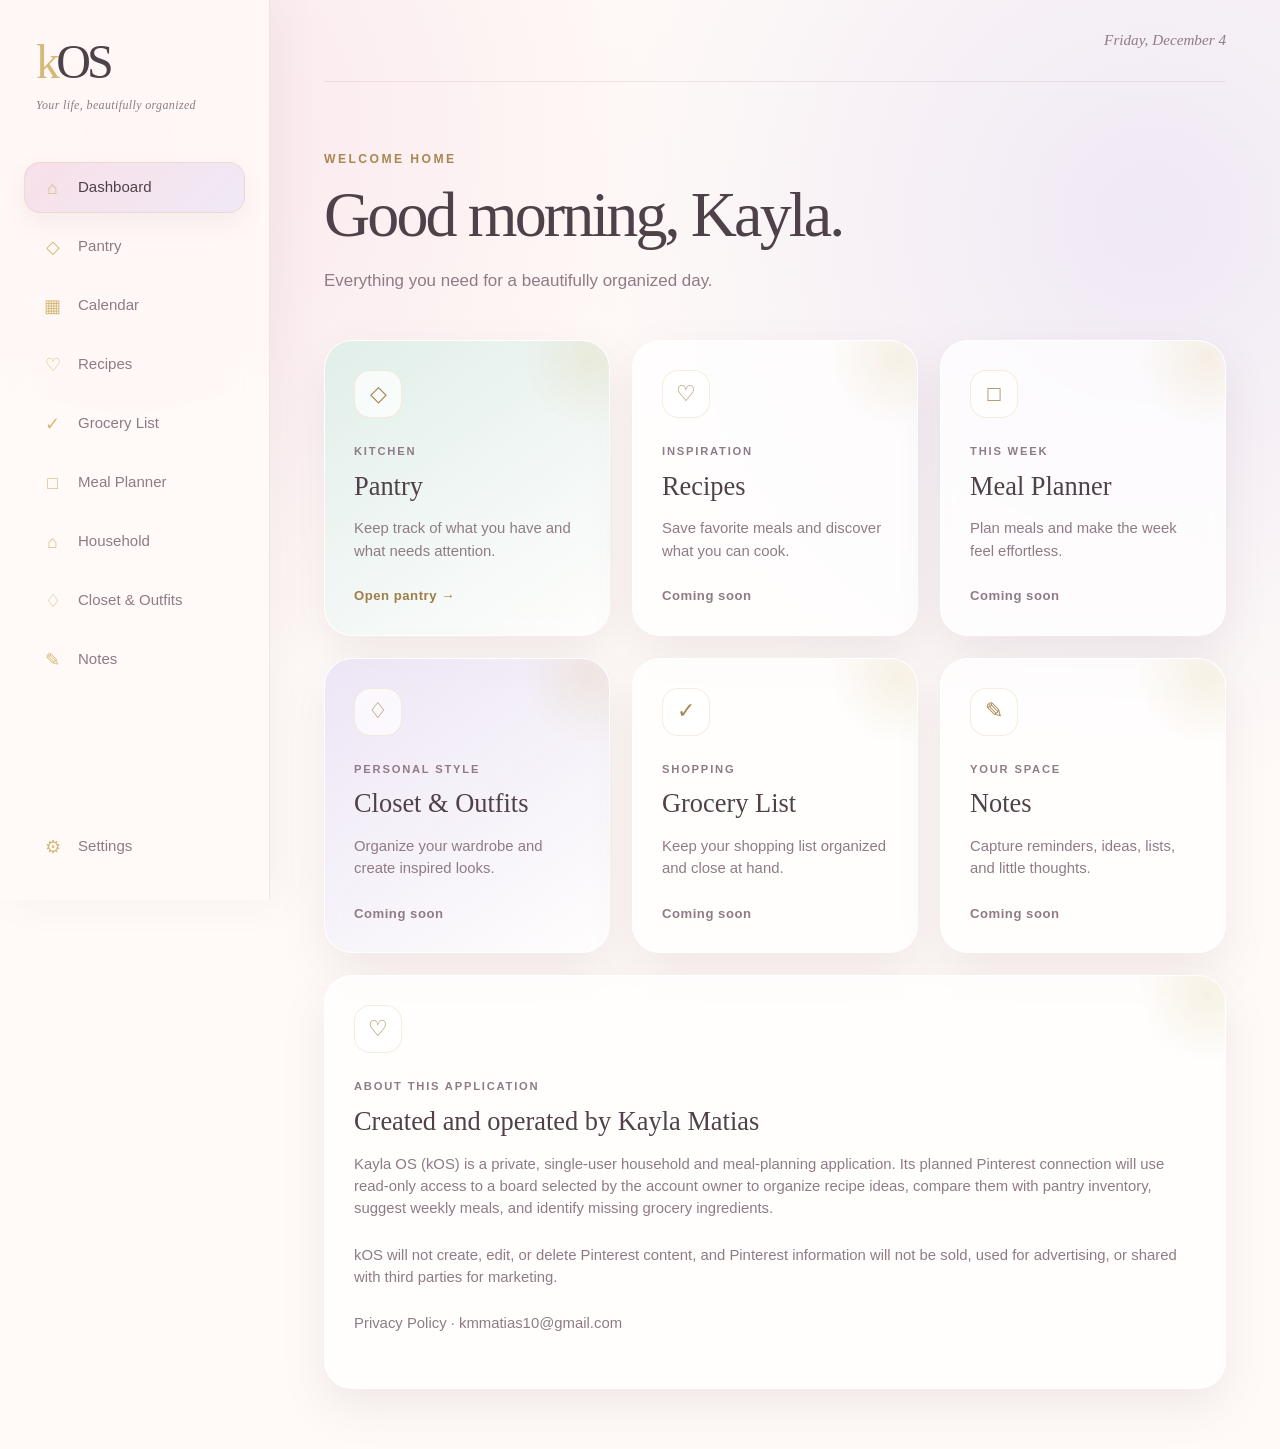
<file: index.html>
<!DOCTYPE html>
<html lang="en">
<head>
  <meta charset="UTF-8">
  <meta name="viewport" content="width=device-width, initial-scale=1.0">

  <title>kOS | Your Life, Beautifully Organized</title>

  <meta name="description" content="Kayla OS is a private, single-user household and meal-planning application created and operated by Kayla Matias.">

  <link rel="stylesheet" href="css/styles.css">
  <link rel="manifest" href="manifest.webmanifest">
</head>

<body>
  <div class="app-shell">

    <aside class="sidebar">
      <a class="brand" href="index.html" aria-label="kOS home">
        <span class="brand-name">kOS</span>
        <span class="brand-tagline">Your life, beautifully organized</span>
      </a>

      <nav class="main-navigation" aria-label="Main navigation">
        <a class="nav-link active" href="index.html">
          <span class="nav-icon">⌂</span>
          <span>Dashboard</span>
        </a>

        <a class="nav-link" href="pages/pantry.html">
          <span class="nav-icon">◇</span>
          <span>Pantry</span>
        </a>

        <a class="nav-link" href="pages/calendar.html">
          <span class="nav-icon">▦</span>
          <span>Calendar</span>
        </a>

        <a class="nav-link" href="pages/recipes.html">
          <span class="nav-icon">♡</span>
          <span>Recipes</span>
        </a>

        <a class="nav-link" href="pages/grocery-list.html">
          <span class="nav-icon">✓</span>
          <span>Grocery List</span>
        </a>

        <a class="nav-link" href="pages/meal-planner.html">
          <span class="nav-icon">□</span>
          <span>Meal Planner</span>
        </a>

        <a class="nav-link" href="pages/household.html">
          <span class="nav-icon">⌂</span>
          <span>Household</span>
        </a>

        <a class="nav-link" href="pages/closet-outfits.html">
          <span class="nav-icon">♢</span>
          <span>Closet & Outfits</span>
        </a>

        <a class="nav-link" href="pages/notes.html">
          <span class="nav-icon">✎</span>
          <span>Notes</span>
        </a>
      </nav>

      <a class="nav-link settings-link" href="pages/settings.html">
        <span class="nav-icon">⚙</span>
        <span>Settings</span>
      </a>
    </aside>

    <main class="main-content">
      <header class="topbar">
        <button
          class="menu-button"
          id="menuButton"
          type="button"
          aria-label="Open navigation"
          aria-expanded="false"
        >
          ☰
        </button>

        <p class="today-label" id="todayLabel"></p>
      </header>

      <section class="welcome-section">
        <p class="eyebrow">Welcome home</p>
        <h1>Good morning, Kayla.</h1>
        <p class="welcome-message">
          Everything you need for a beautifully organized day.
        </p>
      </section>

      <section class="dashboard-grid" aria-label="kOS modules">
        <a class="module-card pantry-card" href="pages/pantry.html">
          <span class="card-icon">◇</span>
          <span class="card-label">Kitchen</span>
          <h2>Pantry</h2>
          <p>Keep track of what you have and what needs attention.</p>
          <span class="card-action">Open pantry →</span>
        </a>

        <article class="module-card">
          <span class="card-icon">♡</span>
          <span class="card-label">Inspiration</span>
          <h2>Recipes</h2>
          <p>Save favorite meals and discover what you can cook.</p>
          <span class="coming-soon">Coming soon</span>
        </article>

        <article class="module-card">
          <span class="card-icon">□</span>
          <span class="card-label">This week</span>
          <h2>Meal Planner</h2>
          <p>Plan meals and make the week feel effortless.</p>
          <span class="coming-soon">Coming soon</span>
        </article>

        <article class="module-card closet-card">
          <span class="card-icon">♢</span>
          <span class="card-label">Personal style</span>
          <h2>Closet & Outfits</h2>
          <p>Organize your wardrobe and create inspired looks.</p>
          <span class="coming-soon">Coming soon</span>
        </article>

        <article class="module-card">
          <span class="card-icon">✓</span>
          <span class="card-label">Shopping</span>
          <h2>Grocery List</h2>
          <p>Keep your shopping list organized and close at hand.</p>
          <span class="coming-soon">Coming soon</span>
        </article>

        <article class="module-card">
          <span class="card-icon">✎</span>
          <span class="card-label">Your space</span>
          <h2>Notes</h2>
          <p>Capture reminders, ideas, lists, and little thoughts.</p>
          <span class="coming-soon">Coming soon</span>
        </article>
      </section>

      <section class="module-card" aria-labelledby="aboutKosTitle" style="margin-top:22px;min-height:auto">
        <span class="card-icon">♡</span>
        <span class="card-label">About this application</span>
        <h2 id="aboutKosTitle">Created and operated by Kayla Matias</h2>
        <p>
          Kayla OS (kOS) is a private, single-user household and meal-planning application.
          Its planned Pinterest connection will use read-only access to a board selected by
          the account owner to organize recipe ideas, compare them with pantry inventory,
          suggest weekly meals, and identify missing grocery ingredients.
        </p>
        <p>
          kOS will not create, edit, or delete Pinterest content, and Pinterest information
          will not be sold, used for advertising, or shared with third parties for marketing.
        </p>
        <p>
          <a href="privacy.html">Privacy Policy</a> ·
          <a href="mailto:kmmatias10@gmail.com">kmmatias10@gmail.com</a>
        </p>
      </section>
    </main>

  </div>

  <script src="js/app.js"></script>
</body>
</html>
</file>
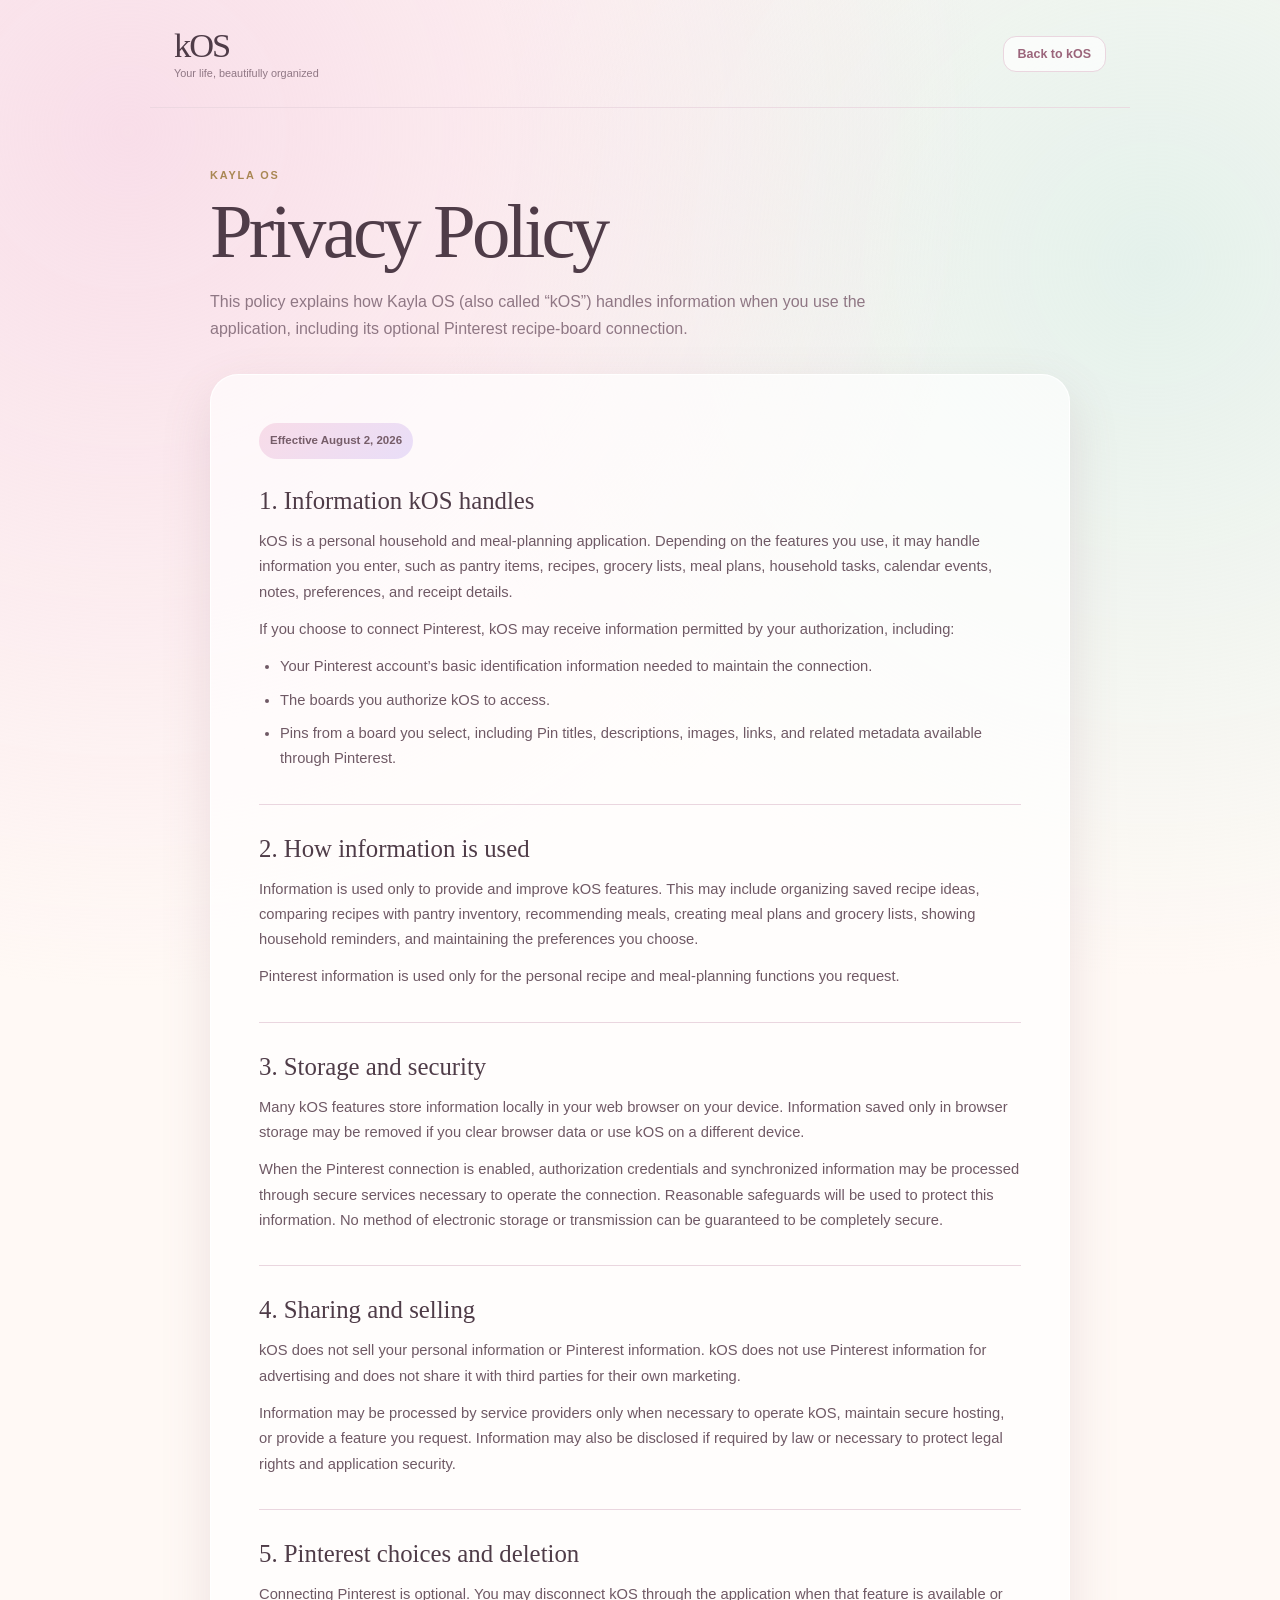
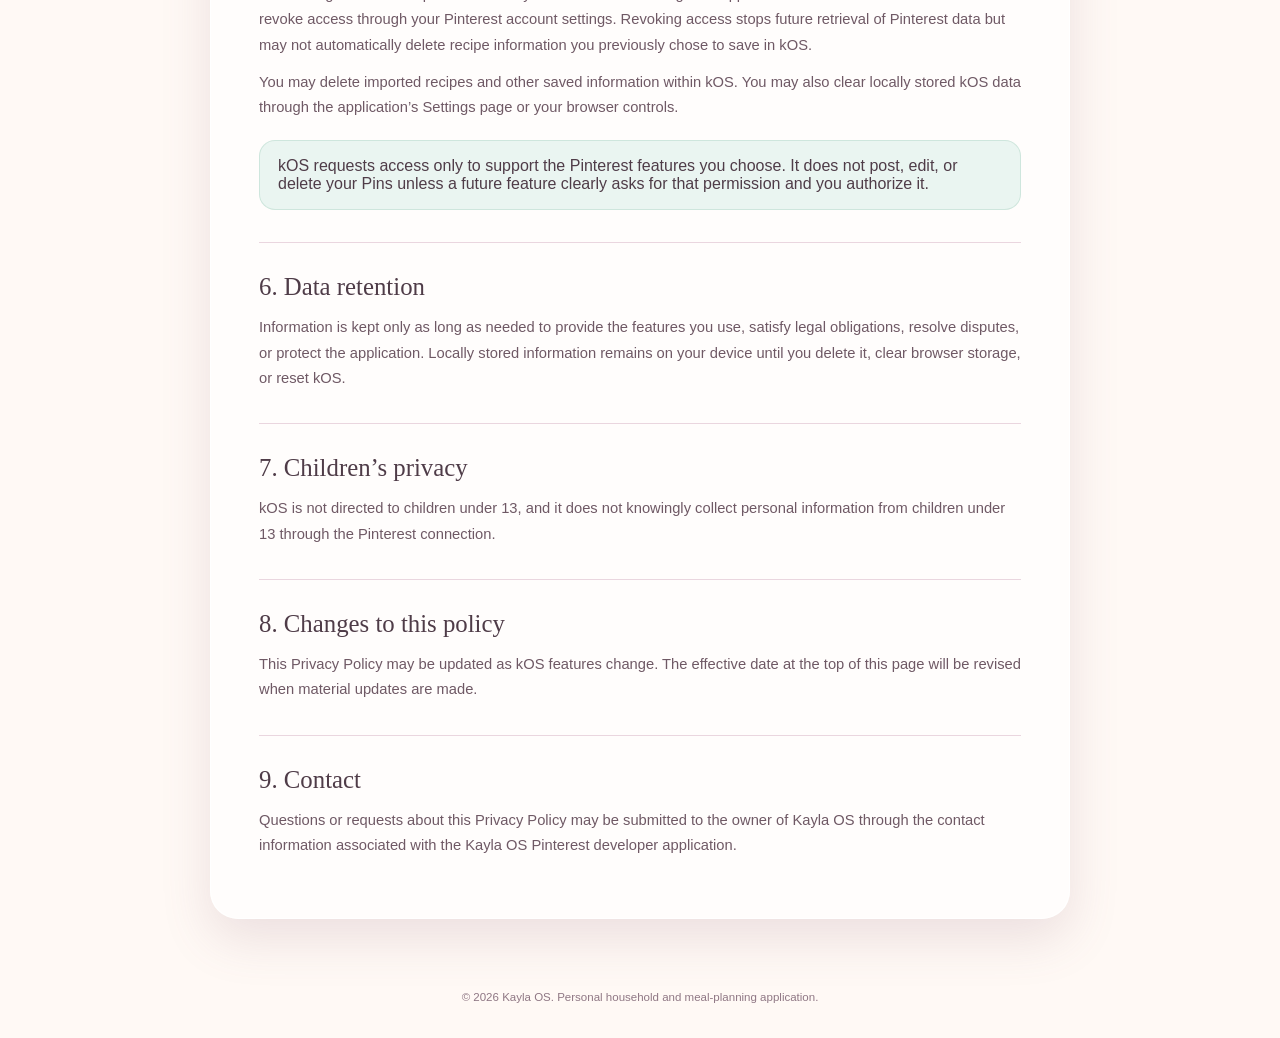
<file: privacy (1).html>
<!doctype html>
<html lang="en">
<head>
  <meta charset="utf-8">
  <meta name="viewport" content="width=device-width, initial-scale=1">
  <meta name="description" content="Privacy Policy for Kayla OS (kOS), including its optional Pinterest recipe-board connection.">
  <title>Privacy Policy | kOS</title>
  <style>
    :root{--pink:#f8dce8;--mint:#d9eee7;--lav:#e9def8;--cream:#fff9f5;--rose:#d88faa;--gold:#d7b069;--ink:#4f3c48;--muted:#8f7784;--line:#ead6df;--shadow:0 20px 50px rgba(137,91,113,.16)}
    *{box-sizing:border-box}
    html{background:var(--cream)}
    body{margin:0;min-height:100vh;color:var(--ink);font-family:Inter,-apple-system,BlinkMacSystemFont,"Segoe UI",sans-serif;background:radial-gradient(circle at 10% 5%,rgba(248,220,232,.92),transparent 31%),radial-gradient(circle at 90% 10%,rgba(217,238,231,.7),transparent 27%),var(--cream)}
    a{color:#9b657b}
    .topbar{display:flex;align-items:center;justify-content:space-between;gap:20px;max-width:980px;margin:auto;padding:28px 24px;border-bottom:1px solid rgba(234,214,223,.8)}
    .brand{color:inherit;text-decoration:none}
    .brand-name{display:block;font:400 2.15rem/1 Georgia,serif;letter-spacing:-.06em}
    .brand-tagline{display:block;margin-top:5px;color:var(--muted);font-size:.68rem}
    .back-link{padding:10px 14px;border:1px solid var(--line);border-radius:13px;background:rgba(255,255,255,.72);font-size:.78rem;font-weight:700;text-decoration:none}
    main{width:min(100% - 36px,860px);margin:0 auto;padding:58px 0 72px}
    .eyebrow{margin:0 0 9px;color:#a98753;font-size:.68rem;font-weight:800;letter-spacing:.17em;text-transform:uppercase}
    h1{margin:0;font:400 clamp(2.7rem,7vw,4.8rem)/1 Georgia,serif;letter-spacing:-.05em}
    .intro{max-width:710px;margin:17px 0 32px;color:var(--muted);font-size:1rem;line-height:1.7}
    .policy{padding:clamp(24px,5vw,48px);background:rgba(255,255,255,.68);border:1px solid rgba(255,255,255,.94);border-radius:28px;box-shadow:var(--shadow)}
    .updated{display:inline-block;margin:0 0 27px;padding:8px 11px;background:linear-gradient(135deg,var(--pink),var(--lav));border-radius:99px;color:#765d69;font-size:.72rem;font-weight:750}
    section+section{margin-top:32px;padding-top:29px;border-top:1px solid var(--line)}
    h2{margin:0 0 12px;font:400 1.55rem/1.25 Georgia,serif}
    p,li{color:#6f5965;font-size:.92rem;line-height:1.72}
    p{margin:0 0 12px}
    ul{margin:9px 0 0;padding-left:21px}
    li+li{margin-top:8px}
    .note{margin-top:20px;padding:16px 18px;background:rgba(217,238,231,.55);border:1px solid rgba(170,210,196,.45);border-radius:16px}
    footer{max-width:860px;margin:0 auto;padding:0 18px 35px;color:var(--muted);font-size:.72rem;text-align:center}
    @media(max-width:600px){.topbar{padding:22px 18px}.brand-tagline{display:none}main{padding-top:39px}.policy{border-radius:22px}}
  </style>
</head>
<body>
  <header class="topbar">
    <a class="brand" href="index.html"><span class="brand-name">kOS</span><span class="brand-tagline">Your life, beautifully organized</span></a>
    <a class="back-link" href="index.html">Back to kOS</a>
  </header>

  <main>
    <p class="eyebrow">Kayla OS</p>
    <h1>Privacy Policy</h1>
    <p class="intro">This policy explains how Kayla OS (also called “kOS”) handles information when you use the application, including its optional Pinterest recipe-board connection.</p>

    <article class="policy">
      <p class="updated">Effective August 2, 2026</p>

      <section>
        <h2>1. Information kOS handles</h2>
        <p>kOS is a personal household and meal-planning application. Depending on the features you use, it may handle information you enter, such as pantry items, recipes, grocery lists, meal plans, household tasks, calendar events, notes, preferences, and receipt details.</p>
        <p>If you choose to connect Pinterest, kOS may receive information permitted by your authorization, including:</p>
        <ul>
          <li>Your Pinterest account’s basic identification information needed to maintain the connection.</li>
          <li>The boards you authorize kOS to access.</li>
          <li>Pins from a board you select, including Pin titles, descriptions, images, links, and related metadata available through Pinterest.</li>
        </ul>
      </section>

      <section>
        <h2>2. How information is used</h2>
        <p>Information is used only to provide and improve kOS features. This may include organizing saved recipe ideas, comparing recipes with pantry inventory, recommending meals, creating meal plans and grocery lists, showing household reminders, and maintaining the preferences you choose.</p>
        <p>Pinterest information is used only for the personal recipe and meal-planning functions you request.</p>
      </section>

      <section>
        <h2>3. Storage and security</h2>
        <p>Many kOS features store information locally in your web browser on your device. Information saved only in browser storage may be removed if you clear browser data or use kOS on a different device.</p>
        <p>When the Pinterest connection is enabled, authorization credentials and synchronized information may be processed through secure services necessary to operate the connection. Reasonable safeguards will be used to protect this information. No method of electronic storage or transmission can be guaranteed to be completely secure.</p>
      </section>

      <section>
        <h2>4. Sharing and selling</h2>
        <p>kOS does not sell your personal information or Pinterest information. kOS does not use Pinterest information for advertising and does not share it with third parties for their own marketing.</p>
        <p>Information may be processed by service providers only when necessary to operate kOS, maintain secure hosting, or provide a feature you request. Information may also be disclosed if required by law or necessary to protect legal rights and application security.</p>
      </section>

      <section>
        <h2>5. Pinterest choices and deletion</h2>
        <p>Connecting Pinterest is optional. You may disconnect kOS through the application when that feature is available or revoke access through your Pinterest account settings. Revoking access stops future retrieval of Pinterest data but may not automatically delete recipe information you previously chose to save in kOS.</p>
        <p>You may delete imported recipes and other saved information within kOS. You may also clear locally stored kOS data through the application’s Settings page or your browser controls.</p>
        <div class="note">kOS requests access only to support the Pinterest features you choose. It does not post, edit, or delete your Pins unless a future feature clearly asks for that permission and you authorize it.</div>
      </section>

      <section>
        <h2>6. Data retention</h2>
        <p>Information is kept only as long as needed to provide the features you use, satisfy legal obligations, resolve disputes, or protect the application. Locally stored information remains on your device until you delete it, clear browser storage, or reset kOS.</p>
      </section>

      <section>
        <h2>7. Children’s privacy</h2>
        <p>kOS is not directed to children under 13, and it does not knowingly collect personal information from children under 13 through the Pinterest connection.</p>
      </section>

      <section>
        <h2>8. Changes to this policy</h2>
        <p>This Privacy Policy may be updated as kOS features change. The effective date at the top of this page will be revised when material updates are made.</p>
      </section>

      <section>
        <h2>9. Contact</h2>
        <p>Questions or requests about this Privacy Policy may be submitted to the owner of Kayla OS through the contact information associated with the Kayla OS Pinterest developer application.</p>
      </section>
    </article>
  </main>

  <footer>© 2026 Kayla OS. Personal household and meal-planning application.</footer>
</body>
</html>
</file>
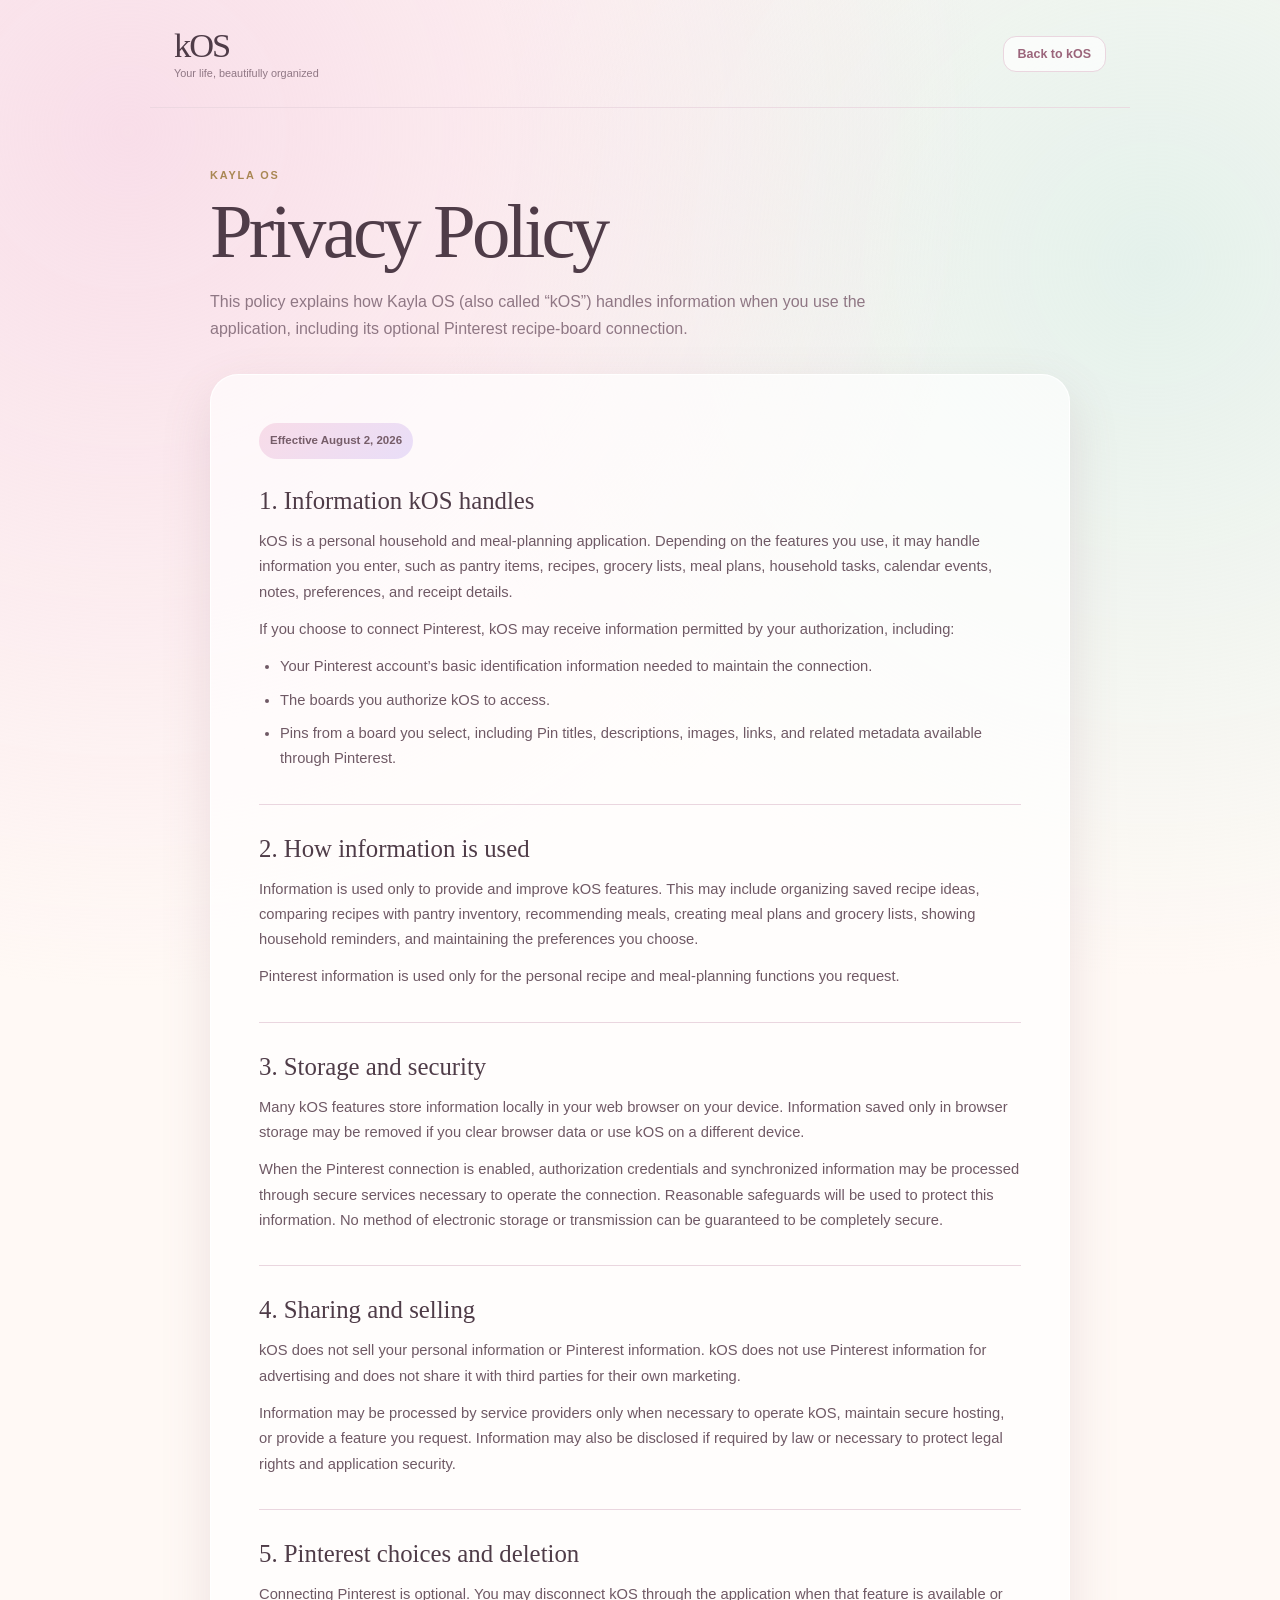
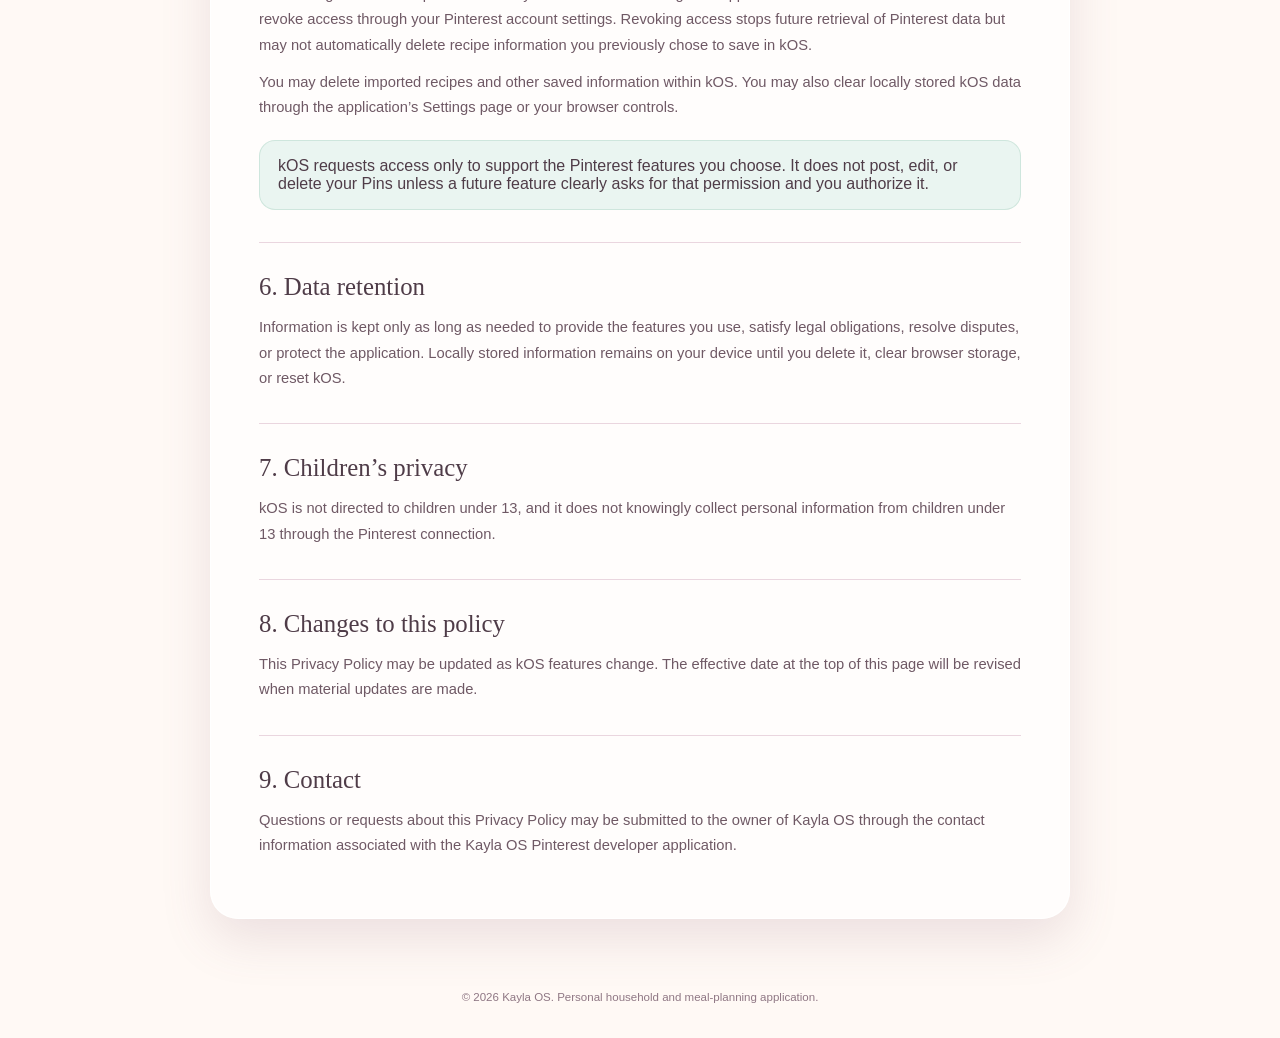
<file: privacy.html>
<!doctype html>
<html lang="en">
<head>
  <meta charset="utf-8">
  <meta name="viewport" content="width=device-width, initial-scale=1">
  <meta name="description" content="Privacy Policy for Kayla OS (kOS), including its optional Pinterest recipe-board connection.">
  <title>Privacy Policy | kOS</title>
  <style>
    :root{--pink:#f8dce8;--mint:#d9eee7;--lav:#e9def8;--cream:#fff9f5;--rose:#d88faa;--gold:#d7b069;--ink:#4f3c48;--muted:#8f7784;--line:#ead6df;--shadow:0 20px 50px rgba(137,91,113,.16)}
    *{box-sizing:border-box}
    html{background:var(--cream)}
    body{margin:0;min-height:100vh;color:var(--ink);font-family:Inter,-apple-system,BlinkMacSystemFont,"Segoe UI",sans-serif;background:radial-gradient(circle at 10% 5%,rgba(248,220,232,.92),transparent 31%),radial-gradient(circle at 90% 10%,rgba(217,238,231,.7),transparent 27%),var(--cream)}
    a{color:#9b657b}
    .topbar{display:flex;align-items:center;justify-content:space-between;gap:20px;max-width:980px;margin:auto;padding:28px 24px;border-bottom:1px solid rgba(234,214,223,.8)}
    .brand{color:inherit;text-decoration:none}
    .brand-name{display:block;font:400 2.15rem/1 Georgia,serif;letter-spacing:-.06em}
    .brand-tagline{display:block;margin-top:5px;color:var(--muted);font-size:.68rem}
    .back-link{padding:10px 14px;border:1px solid var(--line);border-radius:13px;background:rgba(255,255,255,.72);font-size:.78rem;font-weight:700;text-decoration:none}
    main{width:min(100% - 36px,860px);margin:0 auto;padding:58px 0 72px}
    .eyebrow{margin:0 0 9px;color:#a98753;font-size:.68rem;font-weight:800;letter-spacing:.17em;text-transform:uppercase}
    h1{margin:0;font:400 clamp(2.7rem,7vw,4.8rem)/1 Georgia,serif;letter-spacing:-.05em}
    .intro{max-width:710px;margin:17px 0 32px;color:var(--muted);font-size:1rem;line-height:1.7}
    .policy{padding:clamp(24px,5vw,48px);background:rgba(255,255,255,.68);border:1px solid rgba(255,255,255,.94);border-radius:28px;box-shadow:var(--shadow)}
    .updated{display:inline-block;margin:0 0 27px;padding:8px 11px;background:linear-gradient(135deg,var(--pink),var(--lav));border-radius:99px;color:#765d69;font-size:.72rem;font-weight:750}
    section+section{margin-top:32px;padding-top:29px;border-top:1px solid var(--line)}
    h2{margin:0 0 12px;font:400 1.55rem/1.25 Georgia,serif}
    p,li{color:#6f5965;font-size:.92rem;line-height:1.72}
    p{margin:0 0 12px}
    ul{margin:9px 0 0;padding-left:21px}
    li+li{margin-top:8px}
    .note{margin-top:20px;padding:16px 18px;background:rgba(217,238,231,.55);border:1px solid rgba(170,210,196,.45);border-radius:16px}
    footer{max-width:860px;margin:0 auto;padding:0 18px 35px;color:var(--muted);font-size:.72rem;text-align:center}
    @media(max-width:600px){.topbar{padding:22px 18px}.brand-tagline{display:none}main{padding-top:39px}.policy{border-radius:22px}}
  </style>
</head>
<body>
  <header class="topbar">
    <a class="brand" href="index.html"><span class="brand-name">kOS</span><span class="brand-tagline">Your life, beautifully organized</span></a>
    <a class="back-link" href="index.html">Back to kOS</a>
  </header>

  <main>
    <p class="eyebrow">Kayla OS</p>
    <h1>Privacy Policy</h1>
    <p class="intro">This policy explains how Kayla OS (also called “kOS”) handles information when you use the application, including its optional Pinterest recipe-board connection.</p>

    <article class="policy">
      <p class="updated">Effective August 2, 2026</p>

      <section>
        <h2>1. Information kOS handles</h2>
        <p>kOS is a personal household and meal-planning application. Depending on the features you use, it may handle information you enter, such as pantry items, recipes, grocery lists, meal plans, household tasks, calendar events, notes, preferences, and receipt details.</p>
        <p>If you choose to connect Pinterest, kOS may receive information permitted by your authorization, including:</p>
        <ul>
          <li>Your Pinterest account’s basic identification information needed to maintain the connection.</li>
          <li>The boards you authorize kOS to access.</li>
          <li>Pins from a board you select, including Pin titles, descriptions, images, links, and related metadata available through Pinterest.</li>
        </ul>
      </section>

      <section>
        <h2>2. How information is used</h2>
        <p>Information is used only to provide and improve kOS features. This may include organizing saved recipe ideas, comparing recipes with pantry inventory, recommending meals, creating meal plans and grocery lists, showing household reminders, and maintaining the preferences you choose.</p>
        <p>Pinterest information is used only for the personal recipe and meal-planning functions you request.</p>
      </section>

      <section>
        <h2>3. Storage and security</h2>
        <p>Many kOS features store information locally in your web browser on your device. Information saved only in browser storage may be removed if you clear browser data or use kOS on a different device.</p>
        <p>When the Pinterest connection is enabled, authorization credentials and synchronized information may be processed through secure services necessary to operate the connection. Reasonable safeguards will be used to protect this information. No method of electronic storage or transmission can be guaranteed to be completely secure.</p>
      </section>

      <section>
        <h2>4. Sharing and selling</h2>
        <p>kOS does not sell your personal information or Pinterest information. kOS does not use Pinterest information for advertising and does not share it with third parties for their own marketing.</p>
        <p>Information may be processed by service providers only when necessary to operate kOS, maintain secure hosting, or provide a feature you request. Information may also be disclosed if required by law or necessary to protect legal rights and application security.</p>
      </section>

      <section>
        <h2>5. Pinterest choices and deletion</h2>
        <p>Connecting Pinterest is optional. You may disconnect kOS through the application when that feature is available or revoke access through your Pinterest account settings. Revoking access stops future retrieval of Pinterest data but may not automatically delete recipe information you previously chose to save in kOS.</p>
        <p>You may delete imported recipes and other saved information within kOS. You may also clear locally stored kOS data through the application’s Settings page or your browser controls.</p>
        <div class="note">kOS requests access only to support the Pinterest features you choose. It does not post, edit, or delete your Pins unless a future feature clearly asks for that permission and you authorize it.</div>
      </section>

      <section>
        <h2>6. Data retention</h2>
        <p>Information is kept only as long as needed to provide the features you use, satisfy legal obligations, resolve disputes, or protect the application. Locally stored information remains on your device until you delete it, clear browser storage, or reset kOS.</p>
      </section>

      <section>
        <h2>7. Children’s privacy</h2>
        <p>kOS is not directed to children under 13, and it does not knowingly collect personal information from children under 13 through the Pinterest connection.</p>
      </section>

      <section>
        <h2>8. Changes to this policy</h2>
        <p>This Privacy Policy may be updated as kOS features change. The effective date at the top of this page will be revised when material updates are made.</p>
      </section>

      <section>
        <h2>9. Contact</h2>
        <p>Questions or requests about this Privacy Policy may be submitted to the owner of Kayla OS through the contact information associated with the Kayla OS Pinterest developer application.</p>
      </section>
    </article>
  </main>

  <footer>© 2026 Kayla OS. Personal household and meal-planning application.</footer>
</body>
</html>
</file>
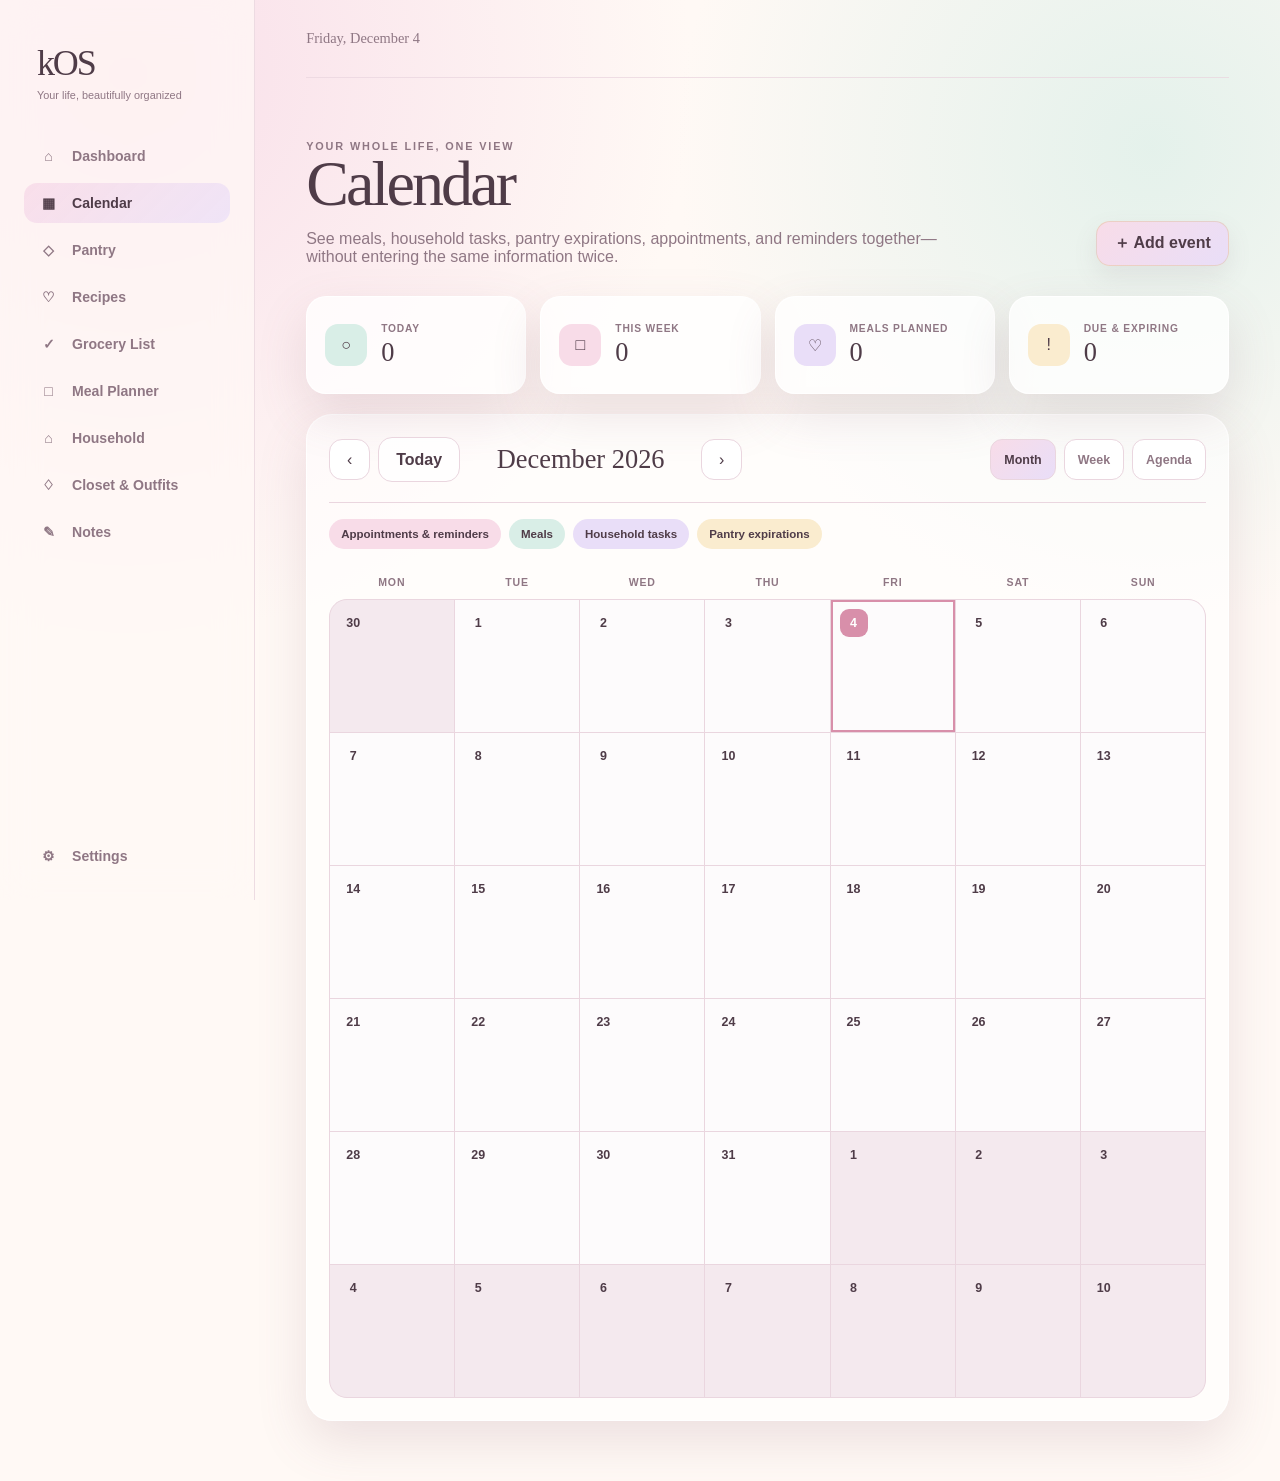
<file: pages/calendar.html>
<!doctype html>
<html lang="en">
<head>
  <meta charset="utf-8">
  <meta name="viewport" content="width=device-width,initial-scale=1">
  <title>Calendar | kOS 2.0</title>
  <style>
    :root{--pink:#f8dce8;--mint:#d9eee7;--lav:#e9def8;--cream:#fff9f5;--rose:#d88faa;--gold:#d7b069;--ink:#4f3c48;--muted:#8f7784;--line:#ead6df;--white:rgba(255,255,255,.76);--shadow:0 20px 50px rgba(137,91,113,.16)}*{box-sizing:border-box}html{background:var(--cream)}body{margin:0;min-height:100vh;color:var(--ink);font-family:Inter,-apple-system,BlinkMacSystemFont,"Segoe UI",sans-serif;background:radial-gradient(circle at 10% 5%,rgba(248,220,232,.92),transparent 31%),radial-gradient(circle at 90% 10%,rgba(217,238,231,.7),transparent 27%),var(--cream)}button,input,select,textarea{font:inherit;color:inherit}button{cursor:pointer}.app-shell{display:grid;grid-template-columns:255px minmax(0,1fr);min-height:100vh}.sidebar{position:sticky;top:0;z-index:30;display:flex;height:100vh;flex-direction:column;padding:42px 24px 24px;background:rgba(255,249,245,.72);border-right:1px solid rgba(234,214,223,.85);backdrop-filter:blur(18px)}.brand{padding:0 13px 35px;color:inherit;text-decoration:none}.brand-name{display:block;font-family:Georgia,serif;font-size:2.25rem;letter-spacing:-.06em}.brand-tagline{display:block;margin-top:5px;color:var(--muted);font-size:.68rem}.main-navigation{display:grid;gap:7px}.nav-link{display:flex;align-items:center;gap:13px;padding:12px 14px;color:var(--muted);text-decoration:none;border-radius:13px;font-size:.88rem;font-weight:600}.nav-link:hover,.nav-link.active{color:var(--ink);background:linear-gradient(135deg,rgba(248,220,232,.88),rgba(233,222,248,.7))}.nav-icon{width:21px;text-align:center}.settings-link{margin-top:auto}.main-content{width:100%;max-width:1650px;padding:0 4vw 60px}.topbar{display:flex;min-height:78px;align-items:center;justify-content:space-between;border-bottom:1px solid rgba(234,214,223,.75)}.today-label{margin:0;color:var(--muted);font-family:Georgia,serif;font-size:.9rem}.menu-button{display:none;width:42px;height:42px;border:1px solid var(--line);border-radius:13px;background:var(--white)}.page-heading{display:flex;align-items:flex-end;justify-content:space-between;gap:24px;padding:48px 0 30px}.eyebrow{margin:0 0 8px;color:#a98753;font-size:.68rem;font-weight:800;letter-spacing:.17em;text-transform:uppercase}.page-heading h1{margin:0;font:400 clamp(2.6rem,5vw,4.3rem)/1 Georgia,serif;letter-spacing:-.045em}.page-heading p{max-width:670px;margin:14px 0 0;color:var(--muted)}.primary,.secondary,.danger{min-height:45px;padding:10px 17px;border:1px solid rgba(215,176,105,.3);border-radius:14px;font-weight:750;background:linear-gradient(135deg,var(--pink),var(--lav));box-shadow:0 10px 25px rgba(122,91,107,.1)}.secondary{background:rgba(255,255,255,.86);border-color:var(--line);box-shadow:none}.danger{color:#a44e67;background:#fff;border-color:#efccd7;box-shadow:none}.summary{display:grid;grid-template-columns:repeat(4,1fr);gap:14px;margin-bottom:20px}.summary-card{display:flex;align-items:center;gap:14px;min-height:98px;padding:18px;background:var(--white);border:1px solid rgba(255,255,255,.92);border-radius:20px;box-shadow:var(--shadow)}.summary-icon{display:grid;width:42px;height:42px;place-items:center;border-radius:13px;background:var(--mint)}.summary-card:nth-child(2) .summary-icon{background:var(--pink)}.summary-card:nth-child(3) .summary-icon{background:var(--lav)}.summary-card:nth-child(4) .summary-icon{background:#faeccf}.summary-label{display:block;color:var(--muted);font-size:.64rem;font-weight:800;letter-spacing:.08em;text-transform:uppercase}.summary-number{display:block;margin-top:3px;font:400 1.65rem Georgia,serif}.calendar-panel{padding:22px;background:rgba(255,255,255,.6);border:1px solid rgba(255,255,255,.92);border-radius:26px;box-shadow:var(--shadow)}.calendar-toolbar{display:flex;align-items:center;justify-content:space-between;gap:16px;padding-bottom:20px;border-bottom:1px solid var(--line)}.month-nav,.view-tabs,.filter-row{display:flex;align-items:center;gap:8px}.month-nav h2{min-width:225px;margin:0;text-align:center;font:400 1.65rem Georgia,serif}.icon-button{width:41px;height:41px;border:1px solid var(--line);border-radius:13px;background:#fff}.view-button{min-height:41px;padding:9px 13px;border:1px solid var(--line);border-radius:12px;background:#fff;color:var(--muted);font-size:.78rem;font-weight:750}.view-button.active{color:var(--ink);background:linear-gradient(135deg,var(--pink),var(--lav))}.filter-row{flex-wrap:wrap;padding:16px 0}.filter-chip{position:relative}.filter-chip input{position:absolute;opacity:0}.filter-chip span{display:block;padding:8px 11px;border:1px solid var(--line);border-radius:999px;background:rgba(255,255,255,.72);color:var(--muted);font-size:.72rem;font-weight:750}.filter-chip input:checked+span{color:var(--ink);border-color:transparent}.filter-chip[data-type="personal"] input:checked+span{background:#f8dce8}.filter-chip[data-type="meal"] input:checked+span{background:#d9eee7}.filter-chip[data-type="task"] input:checked+span{background:#e9def8}.filter-chip[data-type="expiration"] input:checked+span{background:#faeccf}.weekday-row,.month-grid{display:grid;grid-template-columns:repeat(7,minmax(0,1fr))}.weekday{padding:11px 8px;color:var(--muted);text-align:center;font-size:.66rem;font-weight:800;text-transform:uppercase;letter-spacing:.08em}.month-grid{overflow:hidden;border:1px solid var(--line);border-radius:18px;background:var(--line);gap:1px}.day{min-height:132px;padding:9px;background:rgba(255,255,255,.91);overflow:hidden}.day.outside{background:rgba(255,255,255,.46)}.day.today{box-shadow:inset 0 0 0 2px var(--rose)}.day-number{display:flex;align-items:center;justify-content:space-between;margin-bottom:6px}.day-number button{width:28px;height:28px;padding:0;border:0;border-radius:9px;background:transparent;font-size:.78rem;font-weight:750}.day-number button:hover{background:var(--pink)}.today .day-number button{color:#fff;background:var(--rose)}.day-add{opacity:0;color:var(--muted)}.day:hover .day-add,.day:focus-within .day-add{opacity:1}.event{display:block;width:100%;margin:4px 0;padding:5px 7px;overflow:hidden;border:0;border-radius:8px;text-align:left;white-space:nowrap;text-overflow:ellipsis;font-size:.67rem;font-weight:700}.event.personal{background:#f8dce8}.event.meal{background:#d9eee7}.event.task{background:#e9def8}.event.expiration{background:#faeccf}.more{display:block;padding:3px 5px;color:var(--muted);font-size:.64rem}.agenda{display:grid;gap:12px}.agenda-day{display:grid;grid-template-columns:115px 1fr;gap:18px;padding:17px 4px;border-bottom:1px solid var(--line)}.agenda-date strong{display:block;font:400 1.15rem Georgia,serif}.agenda-date span{color:var(--muted);font-size:.7rem}.agenda-events{display:grid;gap:8px}.agenda-event{display:flex;align-items:center;gap:11px;padding:11px 13px;border:1px solid var(--line);border-radius:13px;background:#fff;text-align:left}.agenda-dot{width:9px;height:9px;border-radius:50%;background:var(--rose)}.agenda-event.meal .agenda-dot{background:#78aa9a}.agenda-event.task .agenda-dot{background:#a988c7}.agenda-event.expiration .agenda-dot{background:#d7b069}.agenda-event small{margin-left:auto;color:var(--muted)}.empty{padding:48px 20px;text-align:center;color:var(--muted)}.week-grid{display:grid;grid-template-columns:repeat(7,minmax(140px,1fr));gap:10px;overflow:auto}.week-day{min-height:390px;padding:12px;border:1px solid var(--line);border-radius:16px;background:#fff}.week-day h3{margin:0 0 12px;font:400 1rem Georgia,serif}.modal{position:fixed;inset:0;z-index:100;display:flex;align-items:center;justify-content:center;padding:20px;background:rgba(64,48,57,.35);backdrop-filter:blur(8px)}.modal[hidden]{display:none}.modal-card{width:min(100%,580px);max-height:calc(100vh - 40px);overflow:auto;padding:27px;background:#fffaf7;border-radius:24px;box-shadow:0 30px 80px rgba(80,55,68,.25)}.modal-head{display:flex;justify-content:space-between;gap:15px;margin-bottom:22px;padding-bottom:17px;border-bottom:1px solid var(--line)}.modal h2{margin:0;font:400 1.75rem Georgia,serif}.close{width:40px;height:40px;border:1px solid var(--line);border-radius:12px;background:#fff;font-size:1.3rem}.form-grid{display:grid;grid-template-columns:repeat(2,1fr);gap:16px}.field{display:flex;flex-direction:column;gap:7px}.wide{grid-column:1/-1}.field label{font-size:.72rem;font-weight:800}.field input,.field select,.field textarea{width:100%;min-height:45px;padding:10px 12px;border:1px solid var(--line);border-radius:13px;background:#fff;outline:none}.field textarea{min-height:92px;resize:vertical}.field input:focus,.field select:focus,.field textarea:focus{border-color:var(--gold);box-shadow:0 0 0 4px rgba(215,176,105,.13)}.modal-actions{display:flex;align-items:center;justify-content:space-between;gap:10px;margin-top:23px;padding-top:18px;border-top:1px solid var(--line)}.right-actions{display:flex;gap:10px}.detail-list{display:grid;gap:10px;margin:18px 0;color:var(--muted)}.toast{position:fixed;right:24px;bottom:24px;z-index:110;padding:13px 17px;color:#fff;background:var(--ink);border-radius:13px;font-size:.8rem}.toast[hidden]{display:none}@media(max-width:1050px){.summary{grid-template-columns:repeat(2,1fr)}.calendar-toolbar{align-items:stretch;flex-direction:column}.month-nav{justify-content:space-between}.view-tabs{justify-content:center}}@media(max-width:760px){.app-shell{display:block}.sidebar{position:fixed;inset:0 auto 0 0;width:min(82vw,280px);transform:translateX(-105%);transition:.2s;box-shadow:var(--shadow)}body.navigation-open .sidebar{transform:none}body.navigation-open:after{content:"";position:fixed;inset:0;z-index:20;background:#40303940}.main-content{padding:0 16px 42px}.topbar{justify-content:space-between}.menu-button{display:grid;place-items:center}.page-heading{align-items:stretch;flex-direction:column;padding:34px 0 26px}.page-heading .primary{width:100%}.summary{grid-template-columns:1fr}.calendar-panel{padding:13px}.month-nav h2{min-width:0;font-size:1.3rem}.weekday-row,.month-grid{min-width:690px}.calendar-scroll{overflow-x:auto}.day{min-height:115px}.form-grid{grid-template-columns:1fr}.wide{grid-column:auto}.modal{align-items:flex-start;padding:10px}.modal-card{max-height:calc(100vh - 20px);padding:21px}.modal-actions,.right-actions{align-items:stretch;flex-direction:column-reverse}.modal-actions button{width:100%}.agenda-day{grid-template-columns:1fr;gap:8px}.week-grid{grid-template-columns:repeat(7,160px)}}
  </style>
</head>
<body>
<div class="app-shell">
  <aside class="sidebar" id="sidebar"><a class="brand" href="../index.html"><span class="brand-name">kOS</span><span class="brand-tagline">Your life, beautifully organized</span></a><nav class="main-navigation"><a class="nav-link" href="../index.html"><span class="nav-icon">⌂</span>Dashboard</a><a class="nav-link active" href="calendar.html"><span class="nav-icon">▦</span>Calendar</a><a class="nav-link" href="pantry.html"><span class="nav-icon">◇</span>Pantry</a><a class="nav-link" href="recipes.html"><span class="nav-icon">♡</span>Recipes</a><a class="nav-link" href="grocery-list.html"><span class="nav-icon">✓</span>Grocery List</a><a class="nav-link" href="meal-planner.html"><span class="nav-icon">□</span>Meal Planner</a><a class="nav-link" href="household.html"><span class="nav-icon">⌂</span>Household</a><a class="nav-link" href="closet-outfits.html"><span class="nav-icon">♢</span>Closet &amp; Outfits</a><a class="nav-link" href="notes.html"><span class="nav-icon">✎</span>Notes</a></nav><a class="nav-link settings-link" href="settings.html"><span class="nav-icon">⚙</span>Settings</a></aside>
  <main class="main-content"><header class="topbar"><button class="menu-button" id="menuButton" type="button" aria-label="Open navigation">☰</button><p class="today-label" id="todayLabel"></p></header>
    <section class="page-heading"><div><p class="eyebrow">Your whole life, one view</p><h1>Calendar</h1><p>See meals, household tasks, pantry expirations, appointments, and reminders together—without entering the same information twice.</p></div><button class="primary" id="addEvent" type="button">＋ Add event</button></section>
    <section class="summary"><div class="summary-card"><span class="summary-icon">○</span><div><span class="summary-label">Today</span><strong class="summary-number" id="todayCount">0</strong></div></div><div class="summary-card"><span class="summary-icon">□</span><div><span class="summary-label">This week</span><strong class="summary-number" id="weekCount">0</strong></div></div><div class="summary-card"><span class="summary-icon">♡</span><div><span class="summary-label">Meals planned</span><strong class="summary-number" id="mealCount">0</strong></div></div><div class="summary-card"><span class="summary-icon">!</span><div><span class="summary-label">Due &amp; expiring</span><strong class="summary-number" id="alertCount">0</strong></div></div></section>
    <section class="calendar-panel"><div class="calendar-toolbar"><div class="month-nav"><button class="icon-button" id="previous" type="button" aria-label="Previous period">‹</button><button class="secondary" id="todayButton" type="button">Today</button><h2 id="periodTitle"></h2><button class="icon-button" id="next" type="button" aria-label="Next period">›</button></div><div class="view-tabs"><button class="view-button active" data-view="month">Month</button><button class="view-button" data-view="week">Week</button><button class="view-button" data-view="agenda">Agenda</button></div></div>
      <div class="filter-row"><label class="filter-chip" data-type="personal"><input type="checkbox" data-filter="personal" checked><span>Appointments &amp; reminders</span></label><label class="filter-chip" data-type="meal"><input type="checkbox" data-filter="meal" checked><span>Meals</span></label><label class="filter-chip" data-type="task"><input type="checkbox" data-filter="task" checked><span>Household tasks</span></label><label class="filter-chip" data-type="expiration"><input type="checkbox" data-filter="expiration" checked><span>Pantry expirations</span></label></div>
      <div id="calendarView"></div>
    </section>
  </main>
</div>
<div class="modal" id="eventModal" hidden role="dialog" aria-modal="true" aria-labelledby="modalTitle"><div class="modal-card"><div class="modal-head"><div><p class="eyebrow">Calendar event</p><h2 id="modalTitle">Add an event</h2></div><button class="close" id="closeModal" type="button" aria-label="Close">×</button></div><form id="eventForm"><input id="eventId" type="hidden"><div class="form-grid"><div class="field wide"><label for="eventTitle">Event title</label><input id="eventTitle" required placeholder="Example: Dentist appointment"></div><div class="field"><label for="eventDate">Date</label><input id="eventDate" type="date" required></div><div class="field"><label for="eventTime">Time</label><input id="eventTime" type="time"></div><div class="field"><label for="eventType">Type</label><select id="eventType"><option value="appointment">Appointment</option><option value="reminder">Reminder</option><option value="family">Family</option><option value="personal">Personal</option></select></div><div class="field"><label for="eventRepeat">Repeats</label><select id="eventRepeat"><option value="none">Does not repeat</option><option value="weekly">Weekly</option><option value="monthly">Monthly</option><option value="yearly">Yearly</option></select></div><div class="field wide"><label for="eventNotes">Notes</label><textarea id="eventNotes" placeholder="Anything you want to remember"></textarea></div></div><div class="modal-actions"><button class="danger" id="deleteEvent" type="button">Delete</button><div class="right-actions"><button class="secondary" id="cancelModal" type="button">Cancel</button><button class="primary" type="submit">Save event</button></div></div></form></div></div>
<div class="modal" id="detailModal" hidden role="dialog" aria-modal="true" aria-labelledby="detailTitle"><div class="modal-card"><div class="modal-head"><div><p class="eyebrow" id="detailType"></p><h2 id="detailTitle"></h2></div><button class="close" id="closeDetail" type="button" aria-label="Close">×</button></div><div class="detail-list" id="detailList"></div><div class="modal-actions"><span></span><button class="primary" id="detailDone" type="button">Done</button></div></div></div>
<div class="toast" id="toast" hidden></div>
<script>
"use strict";
const $=id=>document.getElementById(id),EVENT_KEY="kos-calendar-events-v1",MEAL_KEY="kos-meal-plans-v1",TASK_KEY="kos-household-tasks-v1",PANTRY_KEYS=["kos-pantry-items-v2","kos-pantry-items"];
let events=read(EVENT_KEY,[]),cursor=new Date(),view="month",lastFocus=null;cursor.setHours(12,0,0,0);
function read(key,fallback){try{return JSON.parse(localStorage.getItem(key))??fallback}catch{return fallback}}
function save(){localStorage.setItem(EVENT_KEY,JSON.stringify(events))}
function uid(){return globalThis.crypto?.randomUUID?.()||Date.now()+"-"+Math.random().toString(36).slice(2)}
function key(d){return `${d.getFullYear()}-${String(d.getMonth()+1).padStart(2,"0")}-${String(d.getDate()).padStart(2,"0")}`}
function parse(v){return new Date(v+"T12:00:00")}
function addDays(d,n){const x=new Date(d);x.setDate(x.getDate()+n);return x}
function startWeek(d){const x=new Date(d),day=x.getDay();x.setDate(x.getDate()-(day===0?6:day-1));return x}
function esc(v=""){const d=document.createElement("div");d.textContent=String(v);return d.innerHTML}
function pantry(){for(const k of PANTRY_KEYS){const data=read(k,null);if(Array.isArray(data)&&data.length)return data}return []}
function recurringInstances(item,start,end){const out=[];let d=parse(item.date);while(d<start){if(item.repeat==="weekly")d=addDays(d,7);else if(item.repeat==="monthly")d.setMonth(d.getMonth()+1);else if(item.repeat==="yearly")d.setFullYear(d.getFullYear()+1);else break}while(d<=end){if(d>=start)out.push({...item,date:key(d)});if(item.repeat==="weekly")d=addDays(d,7);else if(item.repeat==="monthly")d=new Date(d.getFullYear(),d.getMonth()+1,d.getDate(),12);else if(item.repeat==="yearly")d=new Date(d.getFullYear()+1,d.getMonth(),d.getDate(),12);else break}return out}
function allItems(start,end){const personal=events.flatMap(e=>recurringInstances(e,start,end).map(x=>({...x,kind:"personal",label:x.title,meta:x.time||"All day"})));const meals=read(MEAL_KEY,[]).filter(x=>x.date>=key(start)&&x.date<=key(end)).map(x=>({...x,kind:"meal",label:x.name,meta:x.type}));const tasks=read(TASK_KEY,[]).filter(x=>!x.done&&x.due>=key(start)&&x.due<=key(end)).map(x=>({...x,date:x.due,kind:"task",label:x.name,meta:x.person||x.room}));const expirations=pantry().filter(x=>x.expiration&&x.expiration>=key(start)&&x.expiration<=key(end)).map(x=>({...x,date:x.expiration,kind:"expiration",label:`${x.name} expires`,meta:x.location||"Pantry"}));const enabled=new Set([...document.querySelectorAll("[data-filter]:checked")].map(x=>x.dataset.filter));return [...personal,...meals,...tasks,...expirations].filter(x=>enabled.has(x.kind)).sort((a,b)=>a.date.localeCompare(b.date)||(a.time||"").localeCompare(b.time||""))}
function range(){if(view==="month"){const first=new Date(cursor.getFullYear(),cursor.getMonth(),1,12),start=startWeek(first),end=addDays(start,41);return{start,end}}if(view==="week"){const start=startWeek(cursor);return{start,end:addDays(start,6)}}return{start:new Date(cursor),end:addDays(cursor,59)}}
function eventButton(item){return `<button class="event ${item.kind}" data-kind="${item.kind}" data-id="${esc(item.id)}" data-date="${item.date}" title="${esc(item.label)}">${item.time?esc(formatTime(item.time))+" · ":""}${esc(item.label)}</button>`}
function formatTime(t){if(!t)return"";return new Date(`2000-01-01T${t}`).toLocaleTimeString([],{hour:"numeric",minute:"2-digit"})}
function renderMonth(items,r){const today=key(new Date());let html='<div class="calendar-scroll"><div class="weekday-row">'+["Mon","Tue","Wed","Thu","Fri","Sat","Sun"].map(x=>`<div class="weekday">${x}</div>`).join("")+'</div><div class="month-grid">';for(let i=0;i<42;i++){const d=addDays(r.start,i),date=key(d),list=items.filter(x=>x.date===date),outside=d.getMonth()!==cursor.getMonth();html+=`<article class="day${outside?" outside":""}${date===today?" today":""}"><div class="day-number"><button data-date-add="${date}" title="Add event">${d.getDate()}</button><button class="day-add" data-date-add="${date}" aria-label="Add event">＋</button></div>${list.slice(0,3).map(eventButton).join("")}${list.length>3?`<span class="more">+${list.length-3} more</span>`:""}</article>`}return html+"</div></div>"}
function renderWeek(items,r){let html='<div class="week-grid">';for(let i=0;i<7;i++){const d=addDays(r.start,i),date=key(d),list=items.filter(x=>x.date===date);html+=`<article class="week-day"><h3>${d.toLocaleDateString("en-US",{weekday:"short",month:"short",day:"numeric"})}</h3>${list.length?list.map(eventButton).join(""):`<button class="secondary" data-date-add="${date}">＋ Add</button>`}</article>`}return html+"</div>"}
function renderAgenda(items){if(!items.length)return'<div class="empty"><h3>Nothing scheduled</h3><p>Your next 60 days are beautifully clear.</p></div>';const groups=Object.groupBy?Object.groupBy(items,x=>x.date):items.reduce((a,x)=>((a[x.date]??=[]).push(x),a),{});return'<div class="agenda">'+Object.entries(groups).map(([date,list])=>`<section class="agenda-day"><div class="agenda-date"><strong>${parse(date).toLocaleDateString("en-US",{weekday:"long"})}</strong><span>${parse(date).toLocaleDateString("en-US",{month:"long",day:"numeric",year:"numeric"})}</span></div><div class="agenda-events">${list.map(x=>`<button class="agenda-event ${x.kind}" data-kind="${x.kind}" data-id="${esc(x.id)}" data-date="${x.date}"><span class="agenda-dot"></span><b>${esc(x.label)}</b><small>${esc(x.time?formatTime(x.time):x.meta||"")}</small></button>`).join("")}</div></section>`).join("")+"</div>"}
function updateSummary(){const today=parse(key(new Date())),end=addDays(today,6),items=allItems(today,end);$("todayCount").textContent=items.filter(x=>x.date===key(today)).length;$("weekCount").textContent=items.length;$("mealCount").textContent=items.filter(x=>x.kind==="meal").length;$("alertCount").textContent=items.filter(x=>x.kind==="task"||x.kind==="expiration").length}
function render(){const r=range(),items=allItems(r.start,r.end);if(view==="month")$("periodTitle").textContent=cursor.toLocaleDateString("en-US",{month:"long",year:"numeric"});else if(view==="week")$("periodTitle").textContent=`${r.start.toLocaleDateString("en-US",{month:"short",day:"numeric"})} – ${r.end.toLocaleDateString("en-US",{month:"short",day:"numeric",year:"numeric"})}`;else $("periodTitle").textContent="Next 60 days";$("calendarView").innerHTML=view==="month"?renderMonth(items,r):view==="week"?renderWeek(items,r):renderAgenda(items);updateSummary()}
function openEvent(date=key(new Date()),event=null){lastFocus=document.activeElement;$("eventForm").reset();$("eventId").value=event?.id||"";$("eventTitle").value=event?.title||"";$("eventDate").value=event?.date||date;$("eventTime").value=event?.time||"";$("eventType").value=event?.type||"appointment";$("eventRepeat").value=event?.repeat||"none";$("eventNotes").value=event?.notes||"";$("modalTitle").textContent=event?"Edit event":"Add an event";$("deleteEvent").hidden=!event;$("eventModal").hidden=false;document.body.style.overflow="hidden";setTimeout(()=>$("eventTitle").focus(),20)}
function closeEvent(){$("eventModal").hidden=true;document.body.style.overflow="";lastFocus?.focus()}
function showDetail(item){if(item.kind==="personal"){const original=events.find(x=>x.id===item.id);openEvent(item.date,original);return}lastFocus=document.activeElement;$("detailType").textContent=({meal:"Meal Planner",task:"Household",expiration:"Pantry"})[item.kind];$("detailTitle").textContent=item.label;$("detailList").innerHTML=`<div><b>Date</b><br>${parse(item.date).toLocaleDateString("en-US",{weekday:"long",month:"long",day:"numeric",year:"numeric"})}</div><div><b>Details</b><br>${esc(item.meta||item.note||item.notes||"No additional details")}</div><div>This item is managed in ${$("detailType").textContent}. Changes made there will automatically appear here.</div>`;$("detailModal").hidden=false;document.body.style.overflow="hidden"}
function closeDetail(){$("detailModal").hidden=true;document.body.style.overflow="";lastFocus?.focus()}
function toast(m){$("toast").textContent=m;$("toast").hidden=false;clearTimeout(toast.t);toast.t=setTimeout(()=>$("toast").hidden=true,2100)}
$("eventForm").onsubmit=e=>{e.preventDefault();const id=$("eventId").value,item={id:id||uid(),title:$("eventTitle").value.trim(),date:$("eventDate").value,time:$("eventTime").value,type:$("eventType").value,repeat:$("eventRepeat").value,notes:$("eventNotes").value.trim()};events=id?events.map(x=>x.id===id?item:x):[item,...events];save();closeEvent();render();toast(id?"Event updated":"Event added")};
$("deleteEvent").onclick=()=>{const id=$("eventId").value;if(id&&confirm("Delete this calendar event?")){events=events.filter(x=>x.id!==id);save();closeEvent();render();toast("Event deleted")}};$("addEvent").onclick=()=>openEvent();$("closeModal").onclick=$("cancelModal").onclick=closeEvent;$("eventModal").onclick=e=>{if(e.target===$("eventModal"))closeEvent()};$("closeDetail").onclick=$("detailDone").onclick=closeDetail;$("detailModal").onclick=e=>{if(e.target===$("detailModal"))closeDetail()};
$("calendarView").onclick=e=>{const add=e.target.closest("[data-date-add]");if(add)return openEvent(add.dataset.dateAdd);const target=e.target.closest("[data-kind]");if(!target)return;const r=range(),item=allItems(r.start,r.end).find(x=>x.kind===target.dataset.kind&&String(x.id)===target.dataset.id&&x.date===target.dataset.date);if(item)showDetail(item)};
document.querySelectorAll("[data-view]").forEach(b=>b.onclick=()=>{view=b.dataset.view;document.querySelectorAll("[data-view]").forEach(x=>x.classList.toggle("active",x===b));render()});document.querySelectorAll("[data-filter]").forEach(x=>x.onchange=render);$("previous").onclick=()=>{if(view==="month")cursor.setMonth(cursor.getMonth()-1);else if(view==="week")cursor=addDays(cursor,-7);else cursor=addDays(cursor,-60);render()};$("next").onclick=()=>{if(view==="month")cursor.setMonth(cursor.getMonth()+1);else if(view==="week")cursor=addDays(cursor,7);else cursor=addDays(cursor,60);render()};$("todayButton").onclick=()=>{cursor=new Date();cursor.setHours(12,0,0,0);render()};$("menuButton").onclick=()=>document.body.classList.toggle("navigation-open");document.addEventListener("click",e=>{if(innerWidth<=760&&document.body.classList.contains("navigation-open")&&!$("sidebar").contains(e.target)&&e.target!==$("menuButton"))document.body.classList.remove("navigation-open")});document.addEventListener("keydown",e=>{if(e.key==="Escape"){if(!$("eventModal").hidden)closeEvent();else if(!$("detailModal").hidden)closeDetail()}});$("todayLabel").textContent=new Intl.DateTimeFormat("en-US",{weekday:"long",month:"long",day:"numeric"}).format(new Date());render();
</script>
</body>
</html>
</file>
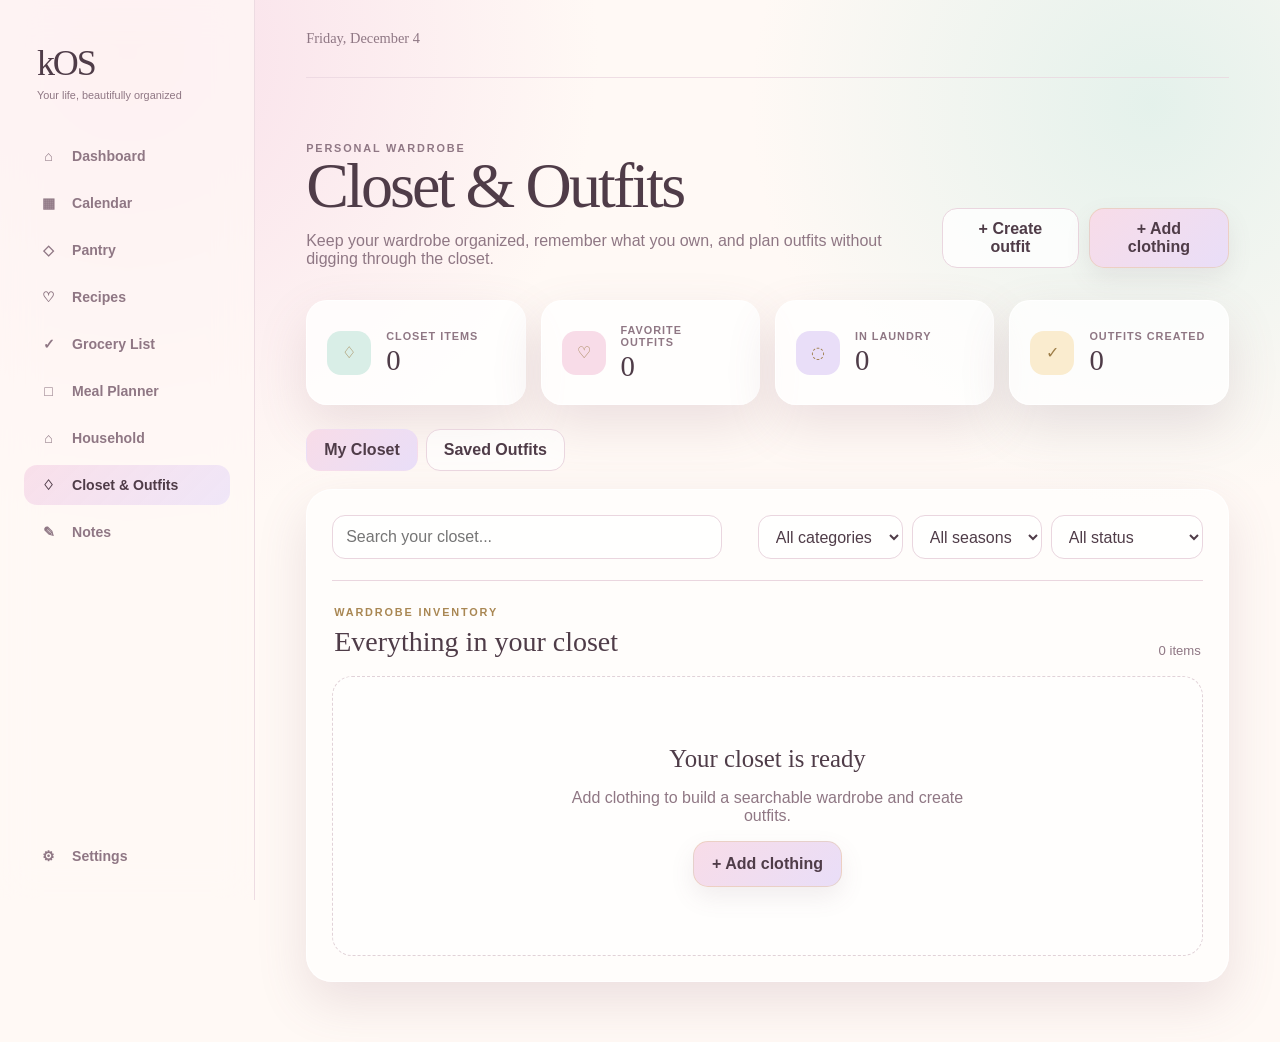
<file: pages/closet-outfits.html>
<!doctype html>
<html lang="en">
<head>
<meta charset="utf-8"><meta name="viewport" content="width=device-width,initial-scale=1">
<title>Closet & Outfits | kOS</title>
<style>
:root{--pink:#f8dce8;--pink2:#f2c8da;--mint:#d9eee7;--lav:#e9def8;--cream:#fff9f5;--rose:#d88faa;--gold:#d7b069;--ink:#4f3c48;--muted:#8f7784;--line:#ead6df;--white:rgba(255,255,255,.76);--shadow:0 20px 50px rgba(137,91,113,.16)}*{box-sizing:border-box}html{background:var(--cream)}body{margin:0;min-height:100vh;color:var(--ink);font-family:Inter,-apple-system,BlinkMacSystemFont,"Segoe UI",sans-serif;background:radial-gradient(circle at 10% 5%,rgba(248,220,232,.92),transparent 31%),radial-gradient(circle at 90% 10%,rgba(217,238,231,.7),transparent 27%),var(--cream)}button,input,select,textarea{font:inherit;color:inherit}button{cursor:pointer}.app-shell{display:grid;grid-template-columns:255px minmax(0,1fr);min-height:100vh}.sidebar{position:sticky;top:0;z-index:30;display:flex;height:100vh;flex-direction:column;padding:42px 24px 24px;background:rgba(255,249,245,.72);border-right:1px solid rgba(234,214,223,.85);backdrop-filter:blur(18px)}.brand{padding:0 13px 35px;color:inherit;text-decoration:none}.brand-name{display:block;font-family:Georgia,serif;font-size:2.25rem;letter-spacing:-.06em}.brand-tagline{display:block;margin-top:5px;color:var(--muted);font-size:.68rem}.main-navigation{display:grid;gap:7px}.nav-link{display:flex;align-items:center;gap:13px;padding:12px 14px;color:var(--muted);text-decoration:none;border-radius:13px;font-size:.88rem;font-weight:600}.nav-link:hover,.nav-link.active{color:var(--ink);background:linear-gradient(135deg,rgba(248,220,232,.88),rgba(233,222,248,.7))}.nav-icon{width:21px;text-align:center}.settings-link{margin-top:auto}.main-content{width:100%;max-width:1600px;padding:0 4vw 60px}.topbar{display:flex;min-height:78px;align-items:center;justify-content:space-between;border-bottom:1px solid rgba(234,214,223,.75)}.today-label{margin:0;color:var(--muted);font-family:Georgia,serif;font-size:.9rem}.menu-button{display:none;width:42px;height:42px;border:1px solid var(--line);border-radius:13px;background:var(--white)}.page-heading{display:flex;align-items:flex-end;justify-content:space-between;gap:24px;padding:50px 0 32px}.eyebrow{margin:0 0 8px;color:#a98753;font-size:.68rem;font-weight:800;letter-spacing:.17em;text-transform:uppercase}.page-heading h1{margin:0;font:400 clamp(2.6rem,5vw,4.3rem)/1 Georgia,serif;letter-spacing:-.045em}.page-heading p{max-width:650px;margin:14px 0 0;color:var(--muted)}.button-row{display:flex;gap:10px}.primary,.secondary,.danger{min-height:46px;padding:11px 18px;border:1px solid rgba(215,176,105,.3);border-radius:15px;font-weight:750;background:linear-gradient(135deg,var(--pink),var(--lav));box-shadow:0 10px 25px rgba(122,91,107,.1)}.secondary{background:rgba(255,255,255,.8);border-color:var(--line);box-shadow:none}.danger{color:#a44e67;background:#fff;border-color:#efccd7;box-shadow:none}.summary{display:grid;grid-template-columns:repeat(4,1fr);gap:15px;margin-bottom:24px}.summary-card{display:flex;align-items:center;gap:15px;min-height:105px;padding:20px;background:var(--white);border:1px solid rgba(255,255,255,.9);border-radius:21px;box-shadow:var(--shadow)}.summary-icon{display:grid;width:44px;height:44px;place-items:center;background:var(--mint);border-radius:14px;color:#9d7d48}.summary-card:nth-child(2) .summary-icon{background:var(--pink)}.summary-card:nth-child(3) .summary-icon{background:var(--lav)}.summary-card:nth-child(4) .summary-icon{background:#faeccf}.summary-label{display:block;color:var(--muted);font-size:.68rem;font-weight:800;letter-spacing:.09em;text-transform:uppercase}.summary-number{display:block;margin-top:4px;font:400 1.8rem/1 Georgia,serif}.tabs{display:flex;gap:8px;margin-bottom:18px}.tab{padding:11px 17px;border:1px solid var(--line);border-radius:14px;background:rgba(255,255,255,.64);font-weight:750}.tab.active{background:linear-gradient(135deg,var(--pink),var(--lav));border-color:transparent}.panel{padding:25px;background:rgba(255,255,255,.58);border:1px solid rgba(255,255,255,.9);border-radius:26px;box-shadow:var(--shadow)}.toolbar{display:flex;justify-content:space-between;gap:14px;padding-bottom:21px;border-bottom:1px solid var(--line)}.search{flex:1;max-width:390px}.search input,.toolbar select{width:100%;min-height:44px;padding:10px 13px;border:1px solid var(--line);border-radius:13px;background:rgba(255,255,255,.85);outline:none}.filters{display:flex;gap:9px}.filters select{width:auto}.section-head{display:flex;align-items:end;justify-content:space-between;padding:25px 2px 18px}.section-head h2{margin:0;font:400 1.75rem Georgia,serif}.count{color:var(--muted);font-size:.82rem}.grid{display:grid;grid-template-columns:repeat(3,minmax(0,1fr));gap:16px}.card{position:relative;padding:20px;background:rgba(255,255,255,.78);border:1px solid rgba(234,214,223,.88);border-radius:20px;box-shadow:0 12px 28px rgba(137,91,113,.09)}.card-top{display:flex;align-items:center;justify-content:space-between;gap:10px}.tag{display:inline-flex;padding:6px 9px;border-radius:999px;background:var(--mint);font-size:.67rem;font-weight:800;text-transform:uppercase;letter-spacing:.07em}.card h3{margin:16px 0 7px;font:400 1.4rem Georgia,serif}.meta{display:flex;flex-wrap:wrap;gap:7px;margin:12px 0;color:var(--muted);font-size:.78rem}.pill{padding:5px 8px;background:rgba(233,222,248,.6);border-radius:9px}.card-actions{display:flex;gap:8px;margin-top:17px}.icon-btn{width:37px;height:37px;border:1px solid var(--line);border-radius:11px;background:#fff}.favorite{color:#cf7897}.laundry{border-color:#e7b9c8;background:#fff4f7}.outfit-items{margin:13px 0;padding:0;list-style:none;color:var(--muted);font-size:.84rem;line-height:1.8}.empty{grid-column:1/-1;display:grid;min-height:280px;place-items:center;text-align:center;padding:35px;border:1px dashed rgba(180,145,160,.4);border-radius:20px;background:rgba(255,255,255,.42)}.empty h3{margin:0;font:400 1.55rem Georgia,serif}.empty p{max-width:430px;color:var(--muted)}[hidden]{display:none!important}.modal{position:fixed;inset:0;z-index:100;display:flex;align-items:center;justify-content:center;padding:22px;background:rgba(64,48,57,.36);backdrop-filter:blur(8px)}.modal-card{width:min(100%,720px);max-height:calc(100vh - 44px);overflow:auto;padding:28px;background:rgba(255,250,247,.98);border:1px solid #fff;border-radius:27px;box-shadow:0 30px 80px rgba(80,55,68,.25)}.modal-head{display:flex;justify-content:space-between;gap:20px;padding-bottom:18px;margin-bottom:23px;border-bottom:1px solid var(--line)}.modal-head h2{margin:0;font:400 2rem Georgia,serif}.close{width:41px;height:41px;border:1px solid var(--line);border-radius:13px;background:#fff;font-size:1.5rem}.form-grid{display:grid;grid-template-columns:1fr 1fr;gap:17px}.field{display:flex;flex-direction:column;gap:7px}.wide{grid-column:1/-1}.field span{font-size:.76rem;font-weight:800}.field input,.field select,.field textarea{width:100%;min-height:46px;padding:10px 13px;border:1px solid var(--line);border-radius:13px;background:#fff;outline:none}.field textarea{min-height:90px;resize:vertical}.checks{display:grid;grid-template-columns:1fr 1fr;gap:10px}.check{display:flex;align-items:center;gap:9px;padding:11px;border:1px solid var(--line);border-radius:12px;background:#fff}.check input{width:auto;min-height:auto}.modal-actions{display:flex;justify-content:flex-end;gap:10px;margin-top:24px;padding-top:19px;border-top:1px solid var(--line)}
@media(max-width:1100px){.summary{grid-template-columns:repeat(2,1fr)}.grid{grid-template-columns:repeat(2,1fr)}.toolbar{flex-direction:column}.search{max-width:none}}@media(max-width:760px){.app-shell{display:block}.sidebar{position:fixed;inset:0 auto 0 0;width:255px;transform:translateX(-105%);transition:.2s}.sidebar.open{transform:none}.main-content{padding:0 18px 42px}.menu-button{display:block}.page-heading{align-items:stretch;flex-direction:column;padding-top:34px}.button-row{flex-direction:column}.summary,.grid,.form-grid{grid-template-columns:1fr}.wide{grid-column:auto}.filters{flex-direction:column}.tabs{overflow:auto}.modal{align-items:flex-start;padding:10px}.modal-card{max-height:calc(100vh - 20px);padding:21px}.modal-actions{flex-direction:column-reverse}.modal-actions button{width:100%}}
</style>
</head>
<body><div class="app-shell"><aside class="sidebar" id="sidebar"><a class="brand" href="../index.html"><span class="brand-name">kOS</span><span class="brand-tagline">Your life, beautifully organized</span></a><nav class="main-navigation"><a class="nav-link" href="../index.html"><span class="nav-icon">⌂</span>Dashboard</a><a class="nav-link" href="calendar.html"><span class="nav-icon">▦</span>Calendar</a><a class="nav-link" href="pantry.html"><span class="nav-icon">◇</span>Pantry</a><a class="nav-link" href="recipes.html"><span class="nav-icon">♡</span>Recipes</a><a class="nav-link" href="grocery-list.html"><span class="nav-icon">✓</span>Grocery List</a><a class="nav-link" href="meal-planner.html"><span class="nav-icon">□</span>Meal Planner</a><a class="nav-link" href="household.html"><span class="nav-icon">⌂</span>Household</a><a class="nav-link active" href="closet-outfits.html"><span class="nav-icon">♢</span>Closet &amp; Outfits</a><a class="nav-link" href="notes.html"><span class="nav-icon">✎</span>Notes</a></nav><a class="nav-link settings-link" href="settings.html"><span class="nav-icon">⚙</span>Settings</a></aside>
<main class="main-content"><header class="topbar"><button class="menu-button" id="menuButton" aria-label="Open navigation">☰</button><p class="today-label" id="today"></p></header><section class="page-heading"><div><p class="eyebrow">Personal wardrobe</p><h1>Closet &amp; Outfits</h1><p>Keep your wardrobe organized, remember what you own, and plan outfits without digging through the closet.</p></div><div class="button-row"><button class="secondary" id="addOutfit">+ Create outfit</button><button class="primary" id="addItem">+ Add clothing</button></div></section>
<section class="summary"><article class="summary-card"><span class="summary-icon">♢</span><div><span class="summary-label">Closet items</span><strong class="summary-number" id="itemTotal">0</strong></div></article><article class="summary-card"><span class="summary-icon">♡</span><div><span class="summary-label">Favorite outfits</span><strong class="summary-number" id="favoriteTotal">0</strong></div></article><article class="summary-card"><span class="summary-icon">◌</span><div><span class="summary-label">In laundry</span><strong class="summary-number" id="laundryTotal">0</strong></div></article><article class="summary-card"><span class="summary-icon">✓</span><div><span class="summary-label">Outfits created</span><strong class="summary-number" id="outfitTotal">0</strong></div></article></section>
<div class="tabs"><button class="tab active" data-tab="closet">My Closet</button><button class="tab" data-tab="outfits">Saved Outfits</button></div>
<section class="panel"><div class="toolbar"><label class="search"><input id="search" type="search" placeholder="Search your closet..."></label><div class="filters"><select id="categoryFilter"><option value="all">All categories</option><option>Tops</option><option>Bottoms</option><option>Dresses</option><option>Outerwear</option><option>Shoes</option><option>Accessories</option><option>Activewear</option><option>Sleepwear</option><option>Other</option></select><select id="seasonFilter"><option value="all">All seasons</option><option>All Season</option><option>Spring</option><option>Summer</option><option>Fall</option><option>Winter</option></select><select id="statusFilter"><option value="all">All status</option><option value="ready">Ready to wear</option><option value="laundry">In laundry</option><option value="favorite">Favorites</option></select></div></div><div class="section-head"><div><p class="eyebrow" id="sectionKicker">Wardrobe inventory</p><h2 id="sectionTitle">Everything in your closet</h2></div><span class="count" id="resultCount">0 items</span></div><div class="grid" id="contentGrid"></div></section></main></div>
<div class="modal" id="itemModal" hidden><div class="modal-card"><div class="modal-head"><div><p class="eyebrow">Wardrobe inventory</p><h2 id="itemModalTitle">Add clothing</h2></div><button class="close" data-close aria-label="Close">×</button></div><form id="itemForm"><input type="hidden" id="itemId"><div class="form-grid"><label class="field wide"><span>Item name</span><input id="itemName" required placeholder="Example: Black wrap dress"></label><label class="field"><span>Category</span><select id="itemCategory" required><option value="">Choose category</option><option>Tops</option><option>Bottoms</option><option>Dresses</option><option>Outerwear</option><option>Shoes</option><option>Accessories</option><option>Activewear</option><option>Sleepwear</option><option>Other</option></select></label><label class="field"><span>Color</span><input id="itemColor" required placeholder="Example: Black"></label><label class="field"><span>Season</span><select id="itemSeason"><option>All Season</option><option>Spring</option><option>Summer</option><option>Fall</option><option>Winter</option></select></label><label class="field"><span>Occasion</span><select id="itemOccasion"><option>Everyday</option><option>Work</option><option>Dressy</option><option>Active</option><option>Vacation</option><option>Special Event</option></select></label><label class="field"><span>Brand (optional)</span><input id="itemBrand"></label><label class="field"><span>Size (optional)</span><input id="itemSize"></label><label class="field wide"><span>Notes (optional)</span><textarea id="itemNotes" placeholder="Fit, fabric, matching ideas..."></textarea></label><div class="checks wide"><label class="check"><input id="itemFavorite" type="checkbox"> Favorite item</label><label class="check"><input id="itemLaundry" type="checkbox"> Currently in laundry</label></div></div><div class="modal-actions"><button type="button" class="secondary" data-close>Cancel</button><button class="primary">Save item</button></div></form></div></div>
<div class="modal" id="outfitModal" hidden><div class="modal-card"><div class="modal-head"><div><p class="eyebrow">Outfit planner</p><h2 id="outfitModalTitle">Create an outfit</h2></div><button class="close" data-close aria-label="Close">×</button></div><form id="outfitForm"><input type="hidden" id="outfitId"><div class="form-grid"><label class="field wide"><span>Outfit name</span><input id="outfitName" required placeholder="Example: Friday office look"></label><label class="field"><span>Occasion</span><select id="outfitOccasion"><option>Everyday</option><option>Work</option><option>Date Night</option><option>Dressy</option><option>Vacation</option><option>Special Event</option></select></label><label class="field"><span>Season</span><select id="outfitSeason"><option>All Season</option><option>Spring</option><option>Summer</option><option>Fall</option><option>Winter</option></select></label><label class="field wide"><span>Choose clothing</span><select id="outfitItems" multiple size="7"></select></label><label class="field wide"><span>Notes (optional)</span><textarea id="outfitNotes" placeholder="Accessories, layering, where to wear it..."></textarea></label><label class="check wide"><input id="outfitFavorite" type="checkbox"> Favorite outfit</label></div><div class="modal-actions"><button type="button" class="secondary" data-close>Cancel</button><button class="primary">Save outfit</button></div></form></div></div>
<script>
const ITEM_KEY='kos-closet-items',OUTFIT_KEY='kos-outfits';let items=read(ITEM_KEY),outfits=read(OUTFIT_KEY),activeTab='closet';const $=s=>document.querySelector(s),grid=$('#contentGrid');function read(k){try{return JSON.parse(localStorage.getItem(k))||[]}catch{return[]}}function save(){localStorage.setItem(ITEM_KEY,JSON.stringify(items));localStorage.setItem(OUTFIT_KEY,JSON.stringify(outfits))}function esc(v=''){const d=document.createElement('div');d.textContent=v;return d.innerHTML}function id(){return crypto.randomUUID?.()||Date.now().toString(36)+Math.random().toString(36).slice(2)}function openModal(el){el.hidden=false;document.body.style.overflow='hidden'}function closeModals(){document.querySelectorAll('.modal').forEach(x=>x.hidden=true);document.body.style.overflow=''}
$('#today').textContent=new Intl.DateTimeFormat('en-US',{weekday:'long',month:'long',day:'numeric'}).format(new Date());$('#menuButton').onclick=()=>$('#sidebar').classList.toggle('open');document.querySelectorAll('[data-close]').forEach(b=>b.onclick=closeModals);document.querySelectorAll('.modal').forEach(m=>m.onclick=e=>{if(e.target===m)closeModals()});document.addEventListener('keydown',e=>{if(e.key==='Escape')closeModals()});
function fillOutfitItems(selected=[]){$('#outfitItems').innerHTML=items.map(x=>`<option value="${x.id}" ${selected.includes(x.id)?'selected':''}>${esc(x.name)} — ${esc(x.color)}</option>`).join('')||'<option disabled>Add clothing to your closet first</option>'}function resetFilters(){['#search','#categoryFilter','#seasonFilter','#statusFilter'].forEach((s,i)=>$(s).value=i?'all':'')}
$('#addItem').onclick=()=>{$('#itemForm').reset();$('#itemId').value='';$('#itemModalTitle').textContent='Add clothing';openModal($('#itemModal'));setTimeout(()=>$('#itemName').focus(),30)};$('#addOutfit').onclick=()=>{if(!items.length){alert('Add at least one clothing item before creating an outfit.');return}$('#outfitForm').reset();$('#outfitId').value='';$('#outfitModalTitle').textContent='Create an outfit';fillOutfitItems();openModal($('#outfitModal'));setTimeout(()=>$('#outfitName').focus(),30)};
$('#itemForm').onsubmit=e=>{e.preventDefault();const data={id:$('#itemId').value||id(),name:$('#itemName').value.trim(),category:$('#itemCategory').value,color:$('#itemColor').value.trim(),season:$('#itemSeason').value,occasion:$('#itemOccasion').value,brand:$('#itemBrand').value.trim(),size:$('#itemSize').value.trim(),notes:$('#itemNotes').value.trim(),favorite:$('#itemFavorite').checked,laundry:$('#itemLaundry').checked,worn:items.find(x=>x.id===$('#itemId').value)?.worn||0};const n=items.findIndex(x=>x.id===data.id);n<0?items.unshift(data):items.splice(n,1,data);save();closeModals();render()};
$('#outfitForm').onsubmit=e=>{e.preventDefault();const chosen=[...$('#outfitItems').selectedOptions].map(o=>o.value);if(!chosen.length){alert('Choose at least one clothing item.');return}const data={id:$('#outfitId').value||id(),name:$('#outfitName').value.trim(),occasion:$('#outfitOccasion').value,season:$('#outfitSeason').value,itemIds:chosen,notes:$('#outfitNotes').value.trim(),favorite:$('#outfitFavorite').checked,worn:outfits.find(x=>x.id===$('#outfitId').value)?.worn||0};const n=outfits.findIndex(x=>x.id===data.id);n<0?outfits.unshift(data):outfits.splice(n,1,data);save();closeModals();render()};
function editItem(x){$('#itemId').value=x.id;$('#itemName').value=x.name;$('#itemCategory').value=x.category;$('#itemColor').value=x.color;$('#itemSeason').value=x.season;$('#itemOccasion').value=x.occasion;$('#itemBrand').value=x.brand||'';$('#itemSize').value=x.size||'';$('#itemNotes').value=x.notes||'';$('#itemFavorite').checked=x.favorite;$('#itemLaundry').checked=x.laundry;$('#itemModalTitle').textContent='Edit clothing';openModal($('#itemModal'))}function editOutfit(x){$('#outfitId').value=x.id;$('#outfitName').value=x.name;$('#outfitOccasion').value=x.occasion;$('#outfitSeason').value=x.season;$('#outfitNotes').value=x.notes||'';$('#outfitFavorite').checked=x.favorite;fillOutfitItems(x.itemIds);$('#outfitModalTitle').textContent='Edit outfit';openModal($('#outfitModal'))}
function removeItem(x){if(!confirm(`Delete ${x.name}? It will also be removed from saved outfits.`))return;items=items.filter(i=>i.id!==x.id);outfits=outfits.map(o=>({...o,itemIds:o.itemIds.filter(i=>i!==x.id)})).filter(o=>o.itemIds.length);save();render()}function removeOutfit(x){if(confirm(`Delete ${x.name}?`)){outfits=outfits.filter(o=>o.id!==x.id);save();render()}}
function itemCard(x){const el=document.createElement('article');el.className='card'+(x.laundry?' laundry':'');el.innerHTML=`<div class="card-top"><span class="tag">${esc(x.category)}</span><button class="icon-btn favorite" title="Favorite">${x.favorite?'♥':'♡'}</button></div><h3>${esc(x.name)}</h3><div class="meta"><span class="pill">${esc(x.color)}</span><span class="pill">${esc(x.season)}</span><span class="pill">${esc(x.occasion)}</span>${x.size?`<span class="pill">Size ${esc(x.size)}</span>`:''}</div><p class="count">${x.laundry?'In laundry':'Ready to wear'} · Worn ${x.worn||0} times</p><div class="card-actions"><button class="secondary wear">Wear today</button><button class="icon-btn edit" title="Edit">✎</button><button class="icon-btn wash" title="Toggle laundry">◌</button><button class="icon-btn del" title="Delete">×</button></div>`;el.querySelector('.favorite').onclick=()=>{x.favorite=!x.favorite;save();render()};el.querySelector('.wear').onclick=()=>{x.worn=(x.worn||0)+1;x.laundry=true;save();render()};el.querySelector('.edit').onclick=()=>editItem(x);el.querySelector('.wash').onclick=()=>{x.laundry=!x.laundry;save();render()};el.querySelector('.del').onclick=()=>removeItem(x);return el}
function outfitCard(x){const names=x.itemIds.map(i=>items.find(y=>y.id===i)).filter(Boolean);const el=document.createElement('article');el.className='card';el.innerHTML=`<div class="card-top"><span class="tag">${esc(x.occasion)}</span><button class="icon-btn favorite">${x.favorite?'♥':'♡'}</button></div><h3>${esc(x.name)}</h3><ul class="outfit-items">${names.map(i=>`<li>♢ ${esc(i.name)} <span class="count">· ${esc(i.color)}</span></li>`).join('')}</ul><div class="meta"><span class="pill">${esc(x.season)}</span><span class="pill">Worn ${x.worn||0} times</span></div><div class="card-actions"><button class="secondary wear">Wear outfit</button><button class="icon-btn edit">✎</button><button class="icon-btn del">×</button></div>`;el.querySelector('.favorite').onclick=()=>{x.favorite=!x.favorite;save();render()};el.querySelector('.wear').onclick=()=>{x.worn=(x.worn||0)+1;names.forEach(i=>{i.worn=(i.worn||0)+1;i.laundry=true});save();render()};el.querySelector('.edit').onclick=()=>editOutfit(x);el.querySelector('.del').onclick=()=>removeOutfit(x);return el}
function render(){const q=$('#search').value.toLowerCase(),cat=$('#categoryFilter').value,season=$('#seasonFilter').value,status=$('#statusFilter').value;grid.innerHTML='';let list=activeTab==='closet'?items:outfits;list=list.filter(x=>{const searchable=(x.name+' '+(x.color||'')+' '+(x.occasion||'')+' '+(x.notes||'')).toLowerCase();return searchable.includes(q)&&(cat==='all'||activeTab==='outfits'||x.category===cat)&&(season==='all'||x.season===season)&&(status==='all'||status==='favorite'&&x.favorite||activeTab==='closet'&&status==='laundry'&&x.laundry||activeTab==='closet'&&status==='ready'&&!x.laundry)});$('#resultCount').textContent=`${list.length} ${activeTab==='closet'?(list.length===1?'item':'items'):(list.length===1?'outfit':'outfits')}`;$('#itemTotal').textContent=items.length;$('#favoriteTotal').textContent=outfits.filter(x=>x.favorite).length;$('#laundryTotal').textContent=items.filter(x=>x.laundry).length;$('#outfitTotal').textContent=outfits.length;if(!list.length){grid.innerHTML=`<div class="empty"><div><h3>${activeTab==='closet'?'Your closet is ready':'No outfits saved yet'}</h3><p>${activeTab==='closet'?'Add clothing to build a searchable wardrobe and create outfits.':'Combine pieces from your closet into looks you can reuse.'}</p><button class="primary empty-add">${activeTab==='closet'?'+ Add clothing':'+ Create outfit'}</button></div></div>`;grid.querySelector('.empty-add').onclick=activeTab==='closet'?$('#addItem').onclick:$('#addOutfit').onclick;return}list.forEach(x=>grid.appendChild(activeTab==='closet'?itemCard(x):outfitCard(x)))}
document.querySelectorAll('.tab').forEach(t=>t.onclick=()=>{document.querySelectorAll('.tab').forEach(x=>x.classList.toggle('active',x===t));activeTab=t.dataset.tab;$('#sectionKicker').textContent=activeTab==='closet'?'Wardrobe inventory':'Outfit collection';$('#sectionTitle').textContent=activeTab==='closet'?'Everything in your closet':'Looks you love';$('#categoryFilter').disabled=activeTab==='outfits';resetFilters();render()});['#search','#categoryFilter','#seasonFilter','#statusFilter'].forEach(s=>$(s).addEventListener('input',render));render();
</script></body></html>
</file>
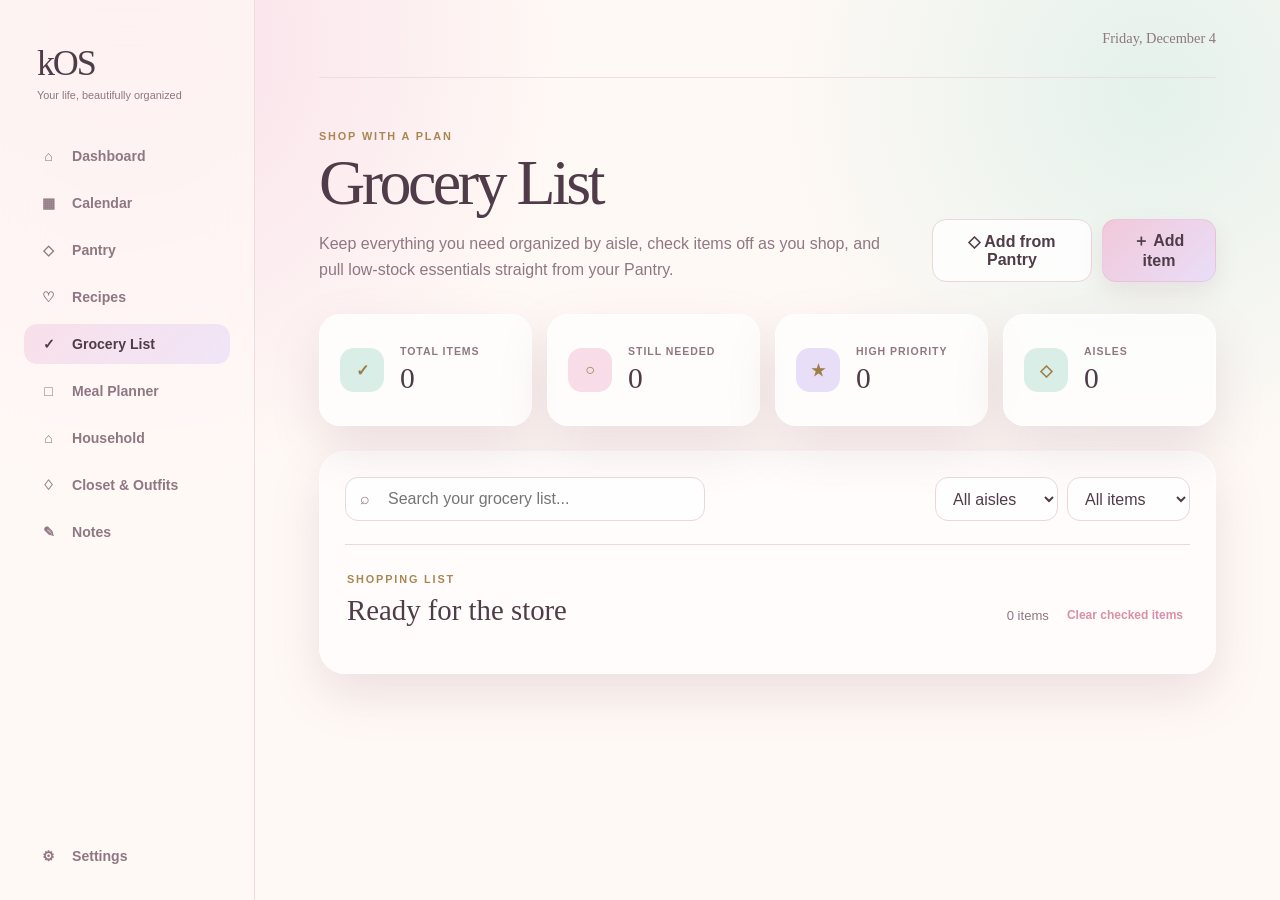
<file: pages/grocery-list.html>
<!doctype html>
<html lang="en">
<head>
  <meta charset="utf-8"><meta name="viewport" content="width=device-width,initial-scale=1">
  <title>Grocery List | kOS 2.0</title>
  <style>
    :root{--pink:#f8dce8;--pink2:#f2c8da;--mint:#d9eee7;--lav:#e9def8;--cream:#fff9f5;--rose:#d88faa;--gold:#d7b069;--ink:#4f3c48;--muted:#8f7784;--line:#ead6df;--white:rgba(255,255,255,.76);--shadow:0 20px 50px rgba(137,91,113,.16)}*{box-sizing:border-box}html{background:var(--cream)}body{margin:0;min-height:100vh;color:var(--ink);font-family:Inter,-apple-system,BlinkMacSystemFont,"Segoe UI",sans-serif;background:radial-gradient(circle at 10% 5%,rgba(248,220,232,.92),transparent 31%),radial-gradient(circle at 90% 10%,rgba(217,238,231,.7),transparent 27%),var(--cream)}button,input,select{font:inherit;color:inherit}button{cursor:pointer}.app-shell{display:grid;grid-template-columns:255px minmax(0,1fr);min-height:100vh}.sidebar{position:sticky;top:0;z-index:30;display:flex;height:100vh;flex-direction:column;padding:42px 24px 24px;background:rgba(255,249,245,.72);border-right:1px solid rgba(234,214,223,.85);backdrop-filter:blur(18px)}.brand{padding:0 13px 35px;color:inherit;text-decoration:none}.brand-name{display:block;font-family:Georgia,serif;font-size:2.25rem;letter-spacing:-.06em}.brand-tagline{display:block;margin-top:5px;color:var(--muted);font-size:.68rem}.main-navigation{display:grid;gap:7px}.nav-link{display:flex;align-items:center;gap:13px;padding:12px 14px;color:var(--muted);text-decoration:none;border-radius:13px;font-size:.88rem;font-weight:600}.nav-link:hover,.nav-link.active{color:var(--ink);background:linear-gradient(135deg,rgba(248,220,232,.88),rgba(233,222,248,.7))}.nav-icon{width:21px;text-align:center}.settings-link{margin-top:auto}.main-content{width:100%;max-width:1500px;padding:0 5vw 60px}.topbar{display:flex;min-height:78px;align-items:center;justify-content:flex-end;border-bottom:1px solid rgba(234,214,223,.75)}.today-label{margin:0;color:var(--muted);font-family:Georgia,serif;font-size:.9rem}.menu-button{display:none;width:42px;height:42px;border:1px solid var(--line);border-radius:13px;background:var(--white)}
    .page-heading{display:flex;align-items:flex-end;justify-content:space-between;gap:28px;padding:52px 0 32px}.eyebrow,.section-kicker{margin:0 0 9px;color:#a98753;font-size:.68rem;font-weight:800;letter-spacing:.17em;text-transform:uppercase}.page-heading h1{margin:0;font-family:Georgia,serif;font-size:clamp(3rem,5vw,4.6rem);font-weight:400;letter-spacing:-.055em;line-height:1}.page-description{max-width:650px;margin:16px 0 0;color:var(--muted);line-height:1.6}.heading-actions{display:flex;gap:10px}.primary-button,.secondary-button,.cancel-button{min-height:46px;padding:11px 18px;border-radius:14px;font-weight:750}.primary-button{display:inline-flex;align-items:center;justify-content:center;gap:8px;background:linear-gradient(135deg,var(--pink2),var(--lav));border:1px solid rgba(216,143,170,.2);box-shadow:0 10px 25px rgba(137,91,113,.12)}.secondary-button{background:rgba(255,255,255,.82);border:1px solid var(--line)}.cancel-button{background:transparent;border:1px solid var(--line);color:var(--muted)}.summary{display:grid;grid-template-columns:repeat(4,1fr);gap:15px;margin-bottom:25px}.summary-card{display:flex;min-height:112px;align-items:center;gap:16px;padding:20px;background:var(--white);border:1px solid #fff;border-radius:21px;box-shadow:var(--shadow)}.summary-icon{display:grid;width:44px;height:44px;place-items:center;background:var(--mint);border-radius:14px;color:#9d7d48;font-weight:800}.summary-card:nth-child(2) .summary-icon{background:var(--pink)}.summary-card:nth-child(3) .summary-icon{background:var(--lav)}.summary-label{display:block;margin-bottom:5px;color:var(--muted);font-size:.66rem;font-weight:800;letter-spacing:.09em;text-transform:uppercase}.summary-number{font-family:Georgia,serif;font-size:1.85rem;font-weight:400}.list-section{padding:25px;background:rgba(255,255,255,.6);border:1px solid #fff;border-radius:26px;box-shadow:var(--shadow)}.toolbar{display:flex;align-items:center;justify-content:space-between;gap:16px;padding-bottom:23px;border-bottom:1px solid var(--line)}.search-field{position:relative;width:min(100%,360px)}.search-field span{position:absolute;top:50%;left:15px;transform:translateY(-50%);color:var(--muted)}.search-field input,.filters select,.form-field input,.form-field select{width:100%;min-height:44px;padding:10px 13px;background:rgba(255,255,255,.86);border:1px solid var(--line);border-radius:13px;outline:none}.search-field input{padding-left:42px}.search-field input:focus,.filters select:focus,.form-field input:focus,.form-field select:focus{border-color:var(--gold);box-shadow:0 0 0 4px rgba(215,176,105,.12)}.filters{display:flex;gap:9px}.list-header{display:flex;align-items:flex-end;justify-content:space-between;padding:28px 2px 21px}.list-header h2{margin:0;font-family:Georgia,serif;font-size:1.8rem;font-weight:400}.list-tools{display:flex;align-items:center;gap:13px}.count{margin:0;color:var(--muted);font-size:.82rem}.text-button{padding:5px;background:none;border:0;color:var(--rose);font-size:.75rem;font-weight:800}.aisles{display:grid;grid-template-columns:repeat(2,minmax(0,1fr));gap:16px}.aisle{padding:18px;background:rgba(255,255,255,.7);border:1px solid rgba(255,255,255,.95);border-radius:19px}.aisle-head{display:flex;align-items:center;justify-content:space-between;margin-bottom:13px;padding-bottom:11px;border-bottom:1px solid var(--line)}.aisle h3{margin:0;font-family:Georgia,serif;font-size:1.25rem;font-weight:400}.aisle-count{color:var(--muted);font-size:.7rem;font-weight:750}.grocery-item{display:grid;grid-template-columns:auto minmax(0,1fr) auto;align-items:center;gap:11px;padding:11px 4px;border-bottom:1px solid rgba(234,214,223,.65)}.grocery-item:last-child{border:0}.check{width:21px;height:21px;accent-color:var(--rose)}.item-name{display:block;font-weight:750}.item-meta{display:block;margin-top:3px;color:var(--muted);font-size:.7rem}.item-actions{display:flex;gap:4px}.icon-button{display:grid;width:31px;height:31px;place-items:center;padding:0;background:transparent;border:1px solid transparent;border-radius:10px;color:var(--muted)}.icon-button:hover{background:var(--pink);color:var(--ink)}.grocery-item.done .item-name{text-decoration:line-through;color:var(--muted)}.grocery-item.done{opacity:.62}.priority{display:inline-block;margin-left:6px;padding:3px 6px;border-radius:999px;background:var(--pink);color:var(--rose);font-size:.56rem;font-weight:850;text-transform:uppercase}.empty-state{grid-column:1/-1;display:flex;min-height:300px;align-items:center;justify-content:center;flex-direction:column;padding:35px;text-align:center;background:radial-gradient(circle,rgba(248,220,232,.42),transparent 48%),rgba(255,255,255,.45);border:1px dashed rgba(180,145,160,.42);border-radius:21px}.empty-state[hidden]{display:none}.empty-state-icon{display:grid;width:62px;height:62px;margin-bottom:18px;place-items:center;background:linear-gradient(135deg,var(--mint),var(--lav));border-radius:20px;color:#a98753;font-size:1.6rem}.empty-state h3{margin:0;font-family:Georgia,serif;font-size:1.5rem;font-weight:400}.empty-state p{margin:10px 0 20px;color:var(--muted)}
    .modal-backdrop{position:fixed;inset:0;z-index:100;display:grid;place-items:center;padding:22px;background:rgba(64,48,57,.38);backdrop-filter:blur(8px)}.modal-backdrop[hidden]{display:none}.modal-card{width:min(100%,690px);max-height:calc(100vh - 44px);overflow:auto;padding:29px;background:radial-gradient(circle at top right,rgba(233,222,248,.75),transparent 38%),#fffaf7;border:1px solid #fff;border-radius:27px;box-shadow:0 30px 80px rgba(80,55,68,.28)}.modal-header{display:flex;align-items:flex-start;justify-content:space-between;gap:20px;margin-bottom:25px;padding-bottom:18px;border-bottom:1px solid var(--line)}.modal-header h2{margin:0;font-family:Georgia,serif;font-size:2rem;font-weight:400}.modal-close-button{display:grid;width:42px;height:42px;place-items:center;padding:0;background:#ffffffc2;border:1px solid var(--line);border-radius:13px;color:var(--muted);font-size:1.55rem}.form-grid{display:grid;grid-template-columns:1fr 1fr;gap:18px}.form-field{display:flex;flex-direction:column;gap:7px}.form-wide{grid-column:1/-1}.form-field>span{font-size:.76rem;font-weight:800}.form-actions{display:flex;justify-content:flex-end;gap:11px;margin-top:27px;padding-top:20px;border-top:1px solid var(--line)}.pantry-options{display:grid;gap:8px;max-height:330px;overflow:auto}.pantry-option{display:flex;align-items:center;gap:10px;padding:11px;background:#ffffffb8;border:1px solid var(--line);border-radius:13px}.pantry-option input{width:18px;height:18px;accent-color:var(--rose)}.pantry-option span{flex:1}.toast{position:fixed;right:24px;bottom:24px;z-index:120;padding:13px 18px;background:var(--ink);color:#fff;border-radius:13px;box-shadow:var(--shadow);font-size:.85rem}.toast[hidden]{display:none}
    @media(max-width:1050px){.summary{grid-template-columns:repeat(2,1fr)}.toolbar{align-items:stretch;flex-direction:column}.search-field{width:100%}}@media(max-width:800px){.aisles{grid-template-columns:1fr}.app-shell{display:block}.sidebar{position:fixed;inset:0 auto 0 0;width:min(82vw,280px);transform:translateX(-105%);transition:.2s}.navigation-open .sidebar{transform:none}.navigation-open:after{content:"";position:fixed;inset:0;z-index:20;background:#40303940}.main-content{padding:0 20px 45px}.topbar{justify-content:space-between}.menu-button{display:grid;place-items:center}.page-heading{align-items:stretch;flex-direction:column;padding:38px 0 28px}.heading-actions{flex-direction:column}.heading-actions button{width:100%}.filters{display:grid}.summary{grid-template-columns:1fr}.list-section{padding:18px}.form-grid{grid-template-columns:1fr}.form-wide{grid-column:auto}.modal-backdrop{padding:10px;place-items:start center}.modal-card{max-height:calc(100vh - 20px);padding:22px 18px}.form-actions{flex-direction:column-reverse}.form-actions button{width:100%}.list-header{align-items:flex-start;flex-direction:column;gap:12px}}@media(prefers-reduced-motion:reduce){*{transition:none!important}}
  </style>
</head>
<body>
<div class="app-shell"><aside class="sidebar"><a class="brand" href="../index.html"><span class="brand-name">kOS</span><span class="brand-tagline">Your life, beautifully organized</span></a><nav class="main-navigation"><a class="nav-link" href="../index.html"><span class="nav-icon">⌂</span>Dashboard</a><a class="nav-link" href="calendar.html"><span class="nav-icon">▦</span>Calendar</a><a class="nav-link" href="pantry.html"><span class="nav-icon">◇</span>Pantry</a><a class="nav-link" href="recipes.html"><span class="nav-icon">♡</span>Recipes</a><a class="nav-link active" href="grocery-list.html"><span class="nav-icon">✓</span>Grocery List</a><a class="nav-link" href="meal-planner.html"><span class="nav-icon">□</span>Meal Planner</a><a class="nav-link" href="household.html"><span class="nav-icon">⌂</span>Household</a><a class="nav-link" href="closet-outfits.html"><span class="nav-icon">♢</span>Closet &amp; Outfits</a><a class="nav-link" href="notes.html"><span class="nav-icon">✎</span>Notes</a></nav><a class="nav-link settings-link" href="settings.html"><span class="nav-icon">⚙</span>Settings</a></aside>
<main class="main-content"><header class="topbar"><button class="menu-button" id="menuButton" type="button">☰</button><p class="today-label" id="todayLabel"></p></header><section class="page-heading"><div><p class="eyebrow">Shop with a plan</p><h1>Grocery List</h1><p class="page-description">Keep everything you need organized by aisle, check items off as you shop, and pull low-stock essentials straight from your Pantry.</p></div><div class="heading-actions"><button class="secondary-button" id="pantryButton" type="button">◇ Add from Pantry</button><button class="primary-button" id="addButton" type="button">＋ Add item</button></div></section>
<section class="summary"><article class="summary-card"><span class="summary-icon">✓</span><div><span class="summary-label">Total items</span><strong class="summary-number" id="total">0</strong></div></article><article class="summary-card"><span class="summary-icon">○</span><div><span class="summary-label">Still needed</span><strong class="summary-number" id="needed">0</strong></div></article><article class="summary-card"><span class="summary-icon">★</span><div><span class="summary-label">High priority</span><strong class="summary-number" id="priority">0</strong></div></article><article class="summary-card"><span class="summary-icon">◇</span><div><span class="summary-label">Aisles</span><strong class="summary-number" id="aisleCount">0</strong></div></article></section>
<section class="list-section"><div class="toolbar"><label class="search-field"><span>⌕</span><input id="search" type="search" placeholder="Search your grocery list..." aria-label="Search grocery list"></label><div class="filters"><select id="aisleFilter"><option value="all">All aisles</option></select><select id="statusFilter"><option value="all">All items</option><option value="needed">Still needed</option><option value="done">Checked off</option><option value="priority">High priority</option></select></div></div><div class="list-header"><div><p class="section-kicker">Shopping list</p><h2>Ready for the store</h2></div><div class="list-tools"><p class="count" id="count">0 items</p><button class="text-button" id="clearButton" type="button">Clear checked items</button></div></div><div class="aisles" id="list"><div class="empty-state" id="empty"><span class="empty-state-icon">✓</span><h3>Your list is ready</h3><p>Add your first grocery item or pull low-stock essentials from your Pantry.</p><button class="secondary-button" id="emptyAdd" type="button">Add your first item</button></div></div></section></main></div>
<div class="modal-backdrop" id="itemModal" hidden><div class="modal-card"><div class="modal-header"><div><p class="section-kicker">Grocery list</p><h2 id="modalTitle">Add an item</h2></div><button class="modal-close-button" id="closeModal" type="button">×</button></div><form id="form"><input id="itemId" type="hidden"><div class="form-grid"><label class="form-field form-wide"><span>Item name</span><input id="itemName" required placeholder="Example: Bananas"></label><label class="form-field"><span>Quantity</span><input id="quantity" type="number" min=".01" step=".01" value="1" required></label><label class="form-field"><span>Unit</span><select id="unit"><option>item</option><option>bag</option><option>box</option><option>bottle</option><option>can</option><option>carton</option><option>container</option><option>jar</option><option>package</option><option>pound</option><option>ounce</option></select></label><label class="form-field"><span>Aisle or section</span><select id="aisle"><option>Produce</option><option>Bakery</option><option>Meat &amp; Seafood</option><option>Dairy &amp; Eggs</option><option>Frozen</option><option>Pantry</option><option>Beverages</option><option>Snacks</option><option>Household</option><option>Personal Care</option><option>Other</option></select></label><label class="form-field"><span>Priority</span><select id="itemPriority"><option value="normal">Normal</option><option value="high">High priority</option></select></label><label class="form-field form-wide"><span>Note (optional)</span><input id="note" placeholder="Example: Get the low-sodium kind"></label></div><div class="form-actions"><button class="cancel-button" id="cancel" type="button">Cancel</button><button class="primary-button" type="submit">Save item</button></div></form></div></div>
<div class="modal-backdrop" id="pantryModal" hidden><div class="modal-card"><div class="modal-header"><div><p class="section-kicker">Pantry inventory</p><h2>Add low-stock items</h2></div><button class="modal-close-button" id="closePantry" type="button">×</button></div><div class="pantry-options" id="pantryOptions"></div><div class="form-actions"><button class="cancel-button" id="cancelPantry" type="button">Cancel</button><button class="primary-button" id="addSelected" type="button">Add selected</button></div></div></div><div class="toast" id="toast" hidden></div>
<script>
"use strict";const $=id=>document.getElementById(id),key="kos-grocery-items-v2",pantryKeys=["kos-pantry-items-v2","kos-pantry-items"];let items=load(),lastFocus;const E={modal:$("itemModal"),pmodal:$("pantryModal"),form:$("form"),list:$("list"),empty:$("empty"),search:$("search"),aisle:$("aisleFilter"),status:$("statusFilter"),toast:$("toast")};$("todayLabel").textContent=new Intl.DateTimeFormat("en-US",{weekday:"long",month:"long",day:"numeric"}).format(new Date());function load(){try{return JSON.parse(localStorage.getItem(key)||"[]")}catch{return[]}}function save(){localStorage.setItem(key,JSON.stringify(items))}function uid(){return crypto?.randomUUID?.()||Date.now()+"-"+Math.random()}function esc(v){const d=document.createElement("div");d.textContent=String(v);return d.innerHTML}function toast(s){E.toast.textContent=s;E.toast.hidden=false;clearTimeout(toast.t);toast.t=setTimeout(()=>E.toast.hidden=true,2000)}function show(modal){lastFocus=document.activeElement;modal.hidden=false;document.body.style.overflow="hidden"}function hide(modal){modal.hidden=true;if(E.modal.hidden&&E.pmodal.hidden)document.body.style.overflow="";lastFocus?.focus()}function open(item){E.form.reset();$("quantity").value=1;$("itemId").value=item?.id||"";$("modalTitle").textContent=item?"Edit item":"Add an item";if(item){$("itemName").value=item.name;$("quantity").value=item.quantity;$("unit").value=item.unit;$("aisle").value=item.aisle;$("itemPriority").value=item.priority;$("note").value=item.note||""}show(E.modal);setTimeout(()=>$("itemName").focus())}function filtered(){const q=E.search.value.toLowerCase();return items.filter(i=>(!q||[i.name,i.aisle,i.note].join(" ").toLowerCase().includes(q))&&(E.aisle.value==="all"||i.aisle===E.aisle.value)&&(E.status.value==="all"||(E.status.value==="needed"&&!i.done)||(E.status.value==="done"&&i.done)||(E.status.value==="priority"&&i.priority==="high"&&!i.done)))}function filters(){const v=E.aisle.value;E.aisle.innerHTML='<option value="all">All aisles</option>';[...new Set(items.map(i=>i.aisle))].sort().forEach(x=>E.aisle.add(new Option(x,x)));if([...E.aisle.options].some(o=>o.value===v))E.aisle.value=v}function row(i){const d=document.createElement("div");d.className="grocery-item"+(i.done?" done":"");d.innerHTML=`<input class="check" type="checkbox" ${i.done?"checked":""} aria-label="Mark ${esc(i.name)} complete"><div><span class="item-name">${esc(i.name)}${i.priority==="high"&&!i.done?'<b class="priority">High</b>':""}</span><span class="item-meta">${esc(i.quantity)} ${esc(i.unit)}${i.note?" · "+esc(i.note):""}</span></div><div class="item-actions"><button class="icon-button edit" type="button">✎</button><button class="icon-button delete" type="button">×</button></div>`;d.querySelector(".check").onchange=e=>{i.done=e.target.checked;save();render()};d.querySelector(".edit").onclick=()=>open(i);d.querySelector(".delete").onclick=()=>{if(confirm(`Delete ${i.name}?`)){items=items.filter(x=>x.id!==i.id);save();render();toast("Item deleted")}};return d}function render(){filters();const visible=filtered(),groups=Object.groupBy?Object.groupBy(visible,i=>i.aisle):visible.reduce((a,i)=>((a[i.aisle]??=[]).push(i),a),{});E.list.innerHTML="";if(!visible.length){E.empty.querySelector("h3").textContent=items.length?"No items match":"Your list is ready";E.empty.querySelector("p").textContent=items.length?"Try changing your search or filters.":"Add your first grocery item or pull low-stock essentials from your Pantry.";$("emptyAdd").hidden=items.length>0;E.list.append(E.empty)}else Object.keys(groups).sort().forEach(a=>{const s=document.createElement("section");s.className="aisle";s.innerHTML=`<div class="aisle-head"><h3>${esc(a)}</h3><span class="aisle-count">${groups[a].length} items</span></div>`;groups[a].sort((x,y)=>x.done-y.done).forEach(i=>s.append(row(i)));E.list.append(s)});$("total").textContent=items.length;$("needed").textContent=items.filter(i=>!i.done).length;$("priority").textContent=items.filter(i=>i.priority==="high"&&!i.done).length;$("aisleCount").textContent=new Set(items.map(i=>i.aisle)).size;$("count").textContent=`${visible.length} ${visible.length===1?"item":"items"}`;$("clearButton").hidden=!items.some(i=>i.done)}
function pantryItems(){for(const k of pantryKeys){try{const p=JSON.parse(localStorage.getItem(k)||"[]");if(p.length)return p}catch{}}return[]}function mapAisle(p){const c=(p.category||"").toLowerCase();if(c.includes("produce"))return"Produce";if(c.includes("dairy"))return"Dairy & Eggs";if(c.includes("meat")||c.includes("seafood"))return"Meat & Seafood";if(c.includes("frozen"))return"Frozen";if(c.includes("beverage"))return"Beverages";if(c.includes("snack"))return"Snacks";return"Pantry"}function openPantry(){const p=pantryItems().filter(x=>Number(x.quantity)<=Number(x.lowStock));$("pantryOptions").innerHTML=p.length?p.map((x,n)=>`<label class="pantry-option"><input type="checkbox" data-index="${n}"><span><b>${esc(x.name)}</b><br><small>${esc(x.quantity)} ${esc(x.unit)} left</small></span></label>`).join(""):'<div class="empty-state" style="min-height:220px"><span class="empty-state-icon">◇</span><h3>No low-stock items</h3><p>Your Pantry does not have anything marked low right now.</p></div>';$("pantryOptions").dataset.items=JSON.stringify(p);$("addSelected").hidden=!p.length;show(E.pmodal)}$("addSelected").onclick=()=>{const p=JSON.parse($("pantryOptions").dataset.items||"[]"),chosen=[...$("pantryOptions").querySelectorAll(":checked")].map(c=>p[+c.dataset.index]);chosen.forEach(x=>{if(!items.some(i=>i.name.toLowerCase()===x.name.toLowerCase()&&!i.done))items.unshift({id:uid(),name:x.name,quantity:1,unit:x.unit||"item",aisle:mapAisle(x),priority:"normal",note:"Low in Pantry",done:false})});save();render();hide(E.pmodal);toast(`${chosen.length} item${chosen.length===1?"":"s"} added`)};
$("addButton").onclick=()=>open();$("emptyAdd").onclick=()=>open();$("pantryButton").onclick=openPantry;$("closeModal").onclick=$("cancel").onclick=()=>hide(E.modal);$("closePantry").onclick=$("cancelPantry").onclick=()=>hide(E.pmodal);[E.modal,E.pmodal].forEach(m=>m.onclick=e=>{if(e.target===m)hide(m)});E.form.onsubmit=e=>{e.preventDefault();const id=$("itemId").value,o={id:id||uid(),name:$("itemName").value.trim(),quantity:$("quantity").value,unit:$("unit").value,aisle:$("aisle").value,priority:$("itemPriority").value,note:$("note").value.trim(),done:id?items.find(i=>i.id===id)?.done||false:false};items=id?items.map(i=>i.id===id?o:i):[o,...items];save();render();hide(E.modal);toast(id?"Item updated":"Item added")};[E.search,E.aisle,E.status].forEach(c=>c.addEventListener(c===E.search?"input":"change",render));$("clearButton").onclick=()=>{if(confirm("Remove all checked items?")){items=items.filter(i=>!i.done);save();render();toast("Checked items cleared")}};$("menuButton").onclick=()=>document.body.classList.toggle("navigation-open");document.addEventListener("keydown",e=>{if(e.key==="Escape"){if(!E.modal.hidden)hide(E.modal);else if(!E.pmodal.hidden)hide(E.pmodal);else document.body.classList.remove("navigation-open")}});render();
</script></body></html>
</file>
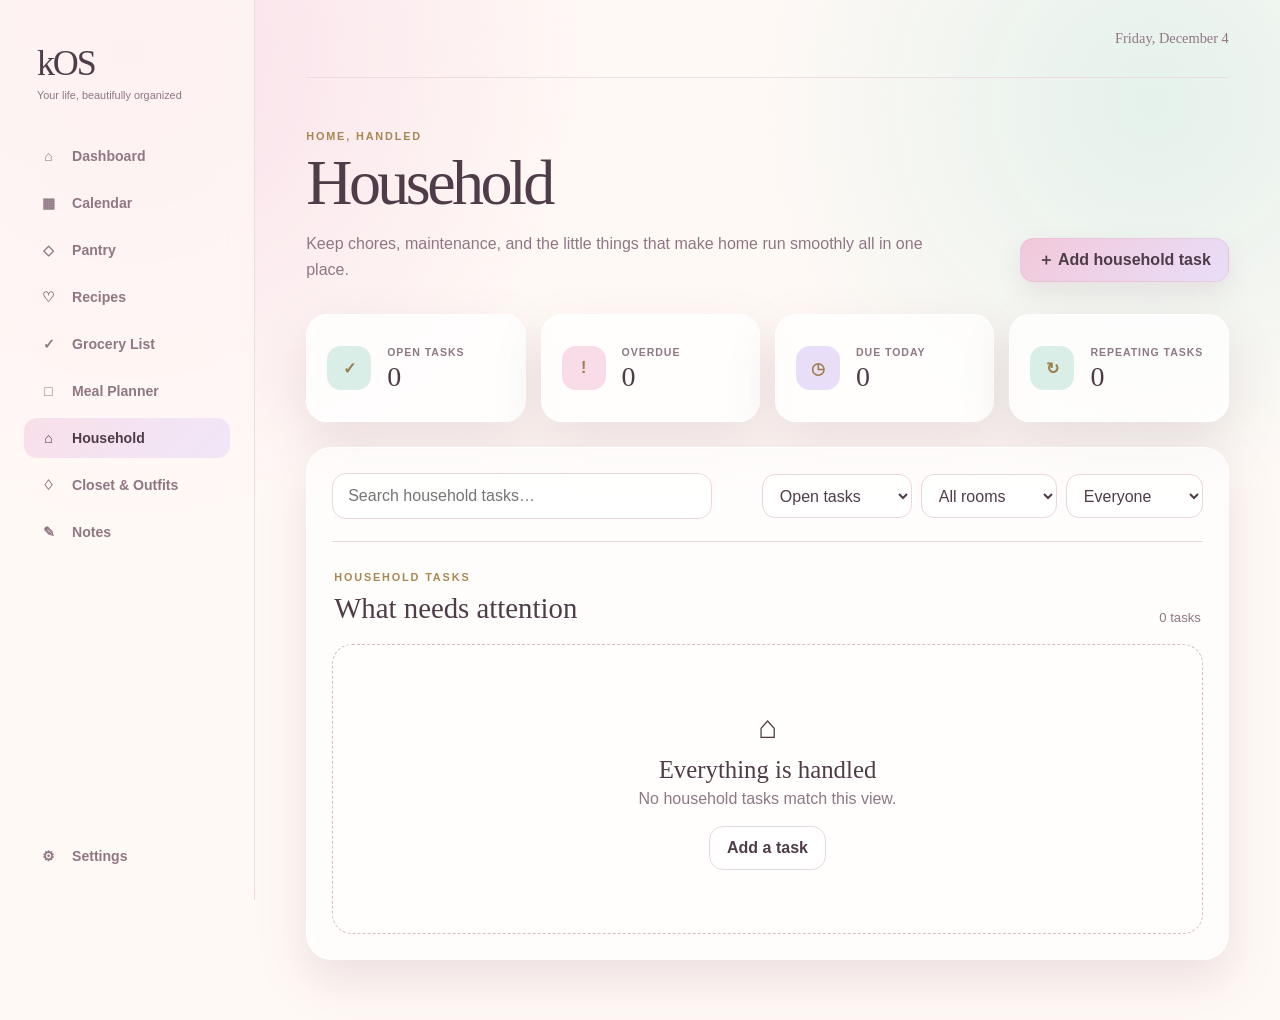
<file: pages/household.html>
<!doctype html>
<html lang="en">
<head>
  <meta charset="utf-8"><meta name="viewport" content="width=device-width,initial-scale=1">
  <title>Household | kOS 2.0</title>
  <style>
    :root{--pink:#f8dce8;--pink2:#f2c8da;--mint:#d9eee7;--lav:#e9def8;--cream:#fff9f5;--rose:#d88faa;--gold:#d7b069;--ink:#4f3c48;--muted:#8f7784;--line:#ead6df;--white:rgba(255,255,255,.76);--shadow:0 20px 50px rgba(137,91,113,.16)}*{box-sizing:border-box}html{background:var(--cream)}body{margin:0;min-height:100vh;color:var(--ink);font-family:Inter,-apple-system,BlinkMacSystemFont,"Segoe UI",sans-serif;background:radial-gradient(circle at 10% 5%,rgba(248,220,232,.92),transparent 31%),radial-gradient(circle at 90% 10%,rgba(217,238,231,.7),transparent 27%),var(--cream)}button,input,select,textarea{font:inherit;color:inherit}button{cursor:pointer}.app-shell{display:grid;grid-template-columns:255px minmax(0,1fr);min-height:100vh}.sidebar{position:sticky;top:0;z-index:30;display:flex;height:100vh;flex-direction:column;padding:42px 24px 24px;background:rgba(255,249,245,.72);border-right:1px solid rgba(234,214,223,.85);backdrop-filter:blur(18px)}.brand{padding:0 13px 35px;color:inherit;text-decoration:none}.brand-name{display:block;font-family:Georgia,serif;font-size:2.25rem;letter-spacing:-.06em}.brand-tagline{display:block;margin-top:5px;color:var(--muted);font-size:.68rem}.main-navigation{display:grid;gap:7px}.nav-link{display:flex;align-items:center;gap:13px;padding:12px 14px;color:var(--muted);text-decoration:none;border-radius:13px;font-size:.88rem;font-weight:600}.nav-link:hover,.nav-link.active{color:var(--ink);background:linear-gradient(135deg,rgba(248,220,232,.88),rgba(233,222,248,.7))}.nav-icon{width:21px;text-align:center}.settings-link{margin-top:auto}.main-content{width:100%;max-width:1600px;padding:0 4vw 60px}.topbar{display:flex;min-height:78px;align-items:center;justify-content:flex-end;border-bottom:1px solid rgba(234,214,223,.75)}.today-label{margin:0;color:var(--muted);font-family:Georgia,serif;font-size:.9rem}.menu-button{display:none;width:42px;height:42px;border:1px solid var(--line);border-radius:13px;background:var(--white)}
    .page-heading{display:flex;align-items:flex-end;justify-content:space-between;gap:28px;padding:52px 0 32px}.eyebrow,.section-kicker{margin:0 0 9px;color:#a98753;font-size:.68rem;font-weight:800;letter-spacing:.17em;text-transform:uppercase}.page-heading h1{margin:0;font-family:Georgia,serif;font-size:clamp(3rem,5vw,4.6rem);font-weight:400;letter-spacing:-.055em;line-height:1}.page-description{max-width:660px;margin:16px 0 0;color:var(--muted);line-height:1.6}.primary,.secondary,.ghost,.danger{min-height:44px;padding:10px 17px;border-radius:14px;font-weight:750;border:1px solid rgba(216,143,170,.2)}.primary{background:linear-gradient(135deg,var(--pink2),var(--lav));box-shadow:0 10px 25px rgba(137,91,113,.12)}.secondary{background:rgba(255,255,255,.82);border-color:var(--line)}.ghost{background:transparent;border-color:var(--line);color:var(--muted)}.danger{background:#fff2f3;border-color:#e8c0c8;color:#a85768}.summary{display:grid;grid-template-columns:repeat(4,minmax(0,1fr));gap:15px;margin-bottom:25px}.summary-card{display:flex;align-items:center;gap:16px;min-height:108px;padding:20px;background:var(--white);border:1px solid rgba(255,255,255,.92);border-radius:21px;box-shadow:var(--shadow)}.summary-icon{display:grid;place-items:center;width:44px;height:44px;flex:0 0 44px;background:var(--mint);border-radius:14px;color:#9d7d48;font-weight:800}.summary-card:nth-child(2) .summary-icon{background:var(--pink)}.summary-card:nth-child(3) .summary-icon{background:var(--lav)}.summary-label{display:block;margin-bottom:5px;color:var(--muted);font-size:.66rem;font-weight:800;letter-spacing:.09em;text-transform:uppercase}.summary-number{font-family:Georgia,serif;font-size:1.75rem;font-weight:400;line-height:1}
    .task-section{padding:25px;background:rgba(255,255,255,.6);border:1px solid rgba(255,255,255,.9);border-radius:26px;box-shadow:var(--shadow);backdrop-filter:blur(12px)}.toolbar{display:flex;align-items:center;justify-content:space-between;gap:14px;padding-bottom:22px;border-bottom:1px solid var(--line)}.search{flex:1;max-width:380px;min-height:46px;padding:11px 15px;border:1px solid var(--line);border-radius:14px;background:#fffc}.filters{display:flex;gap:9px;flex-wrap:wrap}.filters select{min-height:44px;padding:9px 34px 9px 13px;border:1px solid var(--line);border-radius:13px;background:#fffc}.section-head{display:flex;align-items:end;justify-content:space-between;padding:29px 2px 19px}.section-head h2{margin:0;font-family:Georgia,serif;font-size:1.8rem;font-weight:400}.count{color:var(--muted);font-size:.82rem}.task-grid{display:grid;grid-template-columns:repeat(3,minmax(0,1fr));gap:16px}.task-card{position:relative;padding:18px;background:rgba(255,255,255,.78);border:1px solid rgba(255,255,255,.95);border-radius:19px}.task-card.overdue{border-color:#edbec8}.task-card.done{opacity:.65}.task-top{display:flex;align-items:flex-start;justify-content:space-between;gap:10px}.room{display:inline-flex;padding:5px 9px;border-radius:999px;background:var(--mint);color:#607f74;font-size:.64rem;font-weight:800;letter-spacing:.06em;text-transform:uppercase}.task-menu{width:34px;height:34px;border:1px solid var(--line);border-radius:10px;background:#fff9}.task-card h3{margin:15px 0 8px;font-family:Georgia,serif;font-size:1.35rem;font-weight:400}.task-card.done h3{text-decoration:line-through}.details{display:grid;gap:7px;margin:0 0 16px;color:var(--muted);font-size:.76rem}.status-row{display:flex;align-items:center;justify-content:space-between;gap:10px;padding-top:14px;border-top:1px solid var(--line)}.due{font-size:.7rem;font-weight:800;color:#a98753}.overdue .due{color:#b9586d}.complete{min-height:36px;padding:7px 11px;border:1px solid var(--line);border-radius:11px;background:linear-gradient(135deg,var(--pink),var(--lav));font-size:.72rem;font-weight:800}.empty{grid-column:1/-1;display:grid;place-items:center;min-height:290px;padding:35px;text-align:center;border:1px dashed #d9bcc8;border-radius:20px;background:rgba(255,255,255,.38)}.empty h3{margin:10px 0 6px;font-family:Georgia,serif;font-size:1.55rem;font-weight:400}.empty p{margin:0 0 18px;color:var(--muted)}
    .modal{position:fixed;inset:0;z-index:100;display:grid;place-items:center;padding:22px;background:rgba(64,48,57,.38);backdrop-filter:blur(8px)}.modal[hidden]{display:none}.modal-card{width:min(100%,680px);max-height:calc(100vh - 44px);overflow:auto;padding:29px;background:radial-gradient(circle at top right,rgba(233,222,248,.75),transparent 38%),#fffaf7;border:1px solid #fff;border-radius:27px;box-shadow:0 30px 80px rgba(80,55,68,.28)}.modal-head{display:flex;justify-content:space-between;gap:20px;margin-bottom:25px;padding-bottom:18px;border-bottom:1px solid var(--line)}.modal-head h2{margin:0;font:400 2rem Georgia,serif}.close{width:42px;height:42px;padding:0;border:1px solid var(--line);border-radius:13px;background:#fff9;color:var(--muted);font-size:1.55rem}.form-grid{display:grid;grid-template-columns:1fr 1fr;gap:18px}.field{display:flex;flex-direction:column;gap:7px}.wide{grid-column:1/-1}.field span{font-size:.76rem;font-weight:800}.field input,.field select,.field textarea{width:100%;min-height:46px;padding:10px 13px;background:#fffd;border:1px solid var(--line);border-radius:13px;outline:none}.field textarea{min-height:80px;resize:vertical}.form-actions{display:flex;justify-content:space-between;gap:11px;margin-top:27px;padding-top:20px;border-top:1px solid var(--line)}.right-actions{display:flex;gap:10px}.toast{position:fixed;right:24px;bottom:24px;z-index:120;padding:13px 18px;background:var(--ink);color:#fff;border-radius:13px;box-shadow:var(--shadow);font-size:.85rem}.toast[hidden]{display:none}
    @media(max-width:1100px){.summary{grid-template-columns:repeat(2,1fr)}.task-grid{grid-template-columns:repeat(2,1fr)}.toolbar{align-items:stretch;flex-direction:column}.search{max-width:none}.filters select{flex:1}}@media(max-width:760px){.app-shell{display:block}.sidebar{position:fixed;inset:0 auto 0 0;width:min(82vw,280px);transform:translateX(-105%);transition:.2s;box-shadow:var(--shadow)}body.navigation-open .sidebar{transform:none}body.navigation-open:after{content:"";position:fixed;inset:0;z-index:20;background:#40303940}.main-content{padding:0 20px 45px}.topbar{justify-content:space-between}.menu-button{display:grid;place-items:center}.page-heading{align-items:stretch;flex-direction:column;padding:38px 0 28px}.page-heading .primary{width:100%}.summary,.task-grid{grid-template-columns:1fr}.task-section{padding:16px}.filters{flex-direction:column}.form-grid{grid-template-columns:1fr}.wide{grid-column:auto}.modal{padding:10px;place-items:start center}.modal-card{max-height:calc(100vh - 20px);padding:22px 18px}.form-actions,.right-actions{flex-direction:column}.form-actions button{width:100%}}
  </style>
</head>
<body>
<div class="app-shell"><aside class="sidebar"><a class="brand" href="../index.html"><span class="brand-name">kOS</span><span class="brand-tagline">Your life, beautifully organized</span></a><nav class="main-navigation"><a class="nav-link" href="../index.html"><span class="nav-icon">⌂</span>Dashboard</a><a class="nav-link" href="calendar.html"><span class="nav-icon">▦</span>Calendar</a><a class="nav-link" href="pantry.html"><span class="nav-icon">◇</span>Pantry</a><a class="nav-link" href="recipes.html"><span class="nav-icon">♡</span>Recipes</a><a class="nav-link" href="grocery-list.html"><span class="nav-icon">✓</span>Grocery List</a><a class="nav-link" href="meal-planner.html"><span class="nav-icon">□</span>Meal Planner</a><a class="nav-link active" href="household.html"><span class="nav-icon">⌂</span>Household</a><a class="nav-link" href="closet-outfits.html"><span class="nav-icon">♢</span>Closet &amp; Outfits</a><a class="nav-link" href="notes.html"><span class="nav-icon">✎</span>Notes</a></nav><a class="nav-link settings-link" href="settings.html"><span class="nav-icon">⚙</span>Settings</a></aside>
<main class="main-content"><header class="topbar"><button class="menu-button" id="menuButton">☰</button><p class="today-label" id="todayLabel"></p></header><section class="page-heading"><div><p class="eyebrow">Home, handled</p><h1>Household</h1><p class="page-description">Keep chores, maintenance, and the little things that make home run smoothly all in one place.</p></div><button class="primary" id="addTask">＋ Add household task</button></section>
<section class="summary"><article class="summary-card"><span class="summary-icon">✓</span><div><span class="summary-label">Open tasks</span><strong class="summary-number" id="openCount">0</strong></div></article><article class="summary-card"><span class="summary-icon">!</span><div><span class="summary-label">Overdue</span><strong class="summary-number" id="overdueCount">0</strong></div></article><article class="summary-card"><span class="summary-icon">◷</span><div><span class="summary-label">Due today</span><strong class="summary-number" id="todayCount">0</strong></div></article><article class="summary-card"><span class="summary-icon">↻</span><div><span class="summary-label">Repeating tasks</span><strong class="summary-number" id="repeatCount">0</strong></div></article></section>
<section class="task-section"><div class="toolbar"><input class="search" id="search" placeholder="Search household tasks…"><div class="filters"><select id="statusFilter"><option value="open">Open tasks</option><option value="all">All tasks</option><option value="today">Due today</option><option value="overdue">Overdue</option><option value="done">Completed</option></select><select id="roomFilter"><option value="all">All rooms</option></select><select id="personFilter"><option value="all">Everyone</option></select></div></div><div class="section-head"><div><p class="section-kicker">Household tasks</p><h2>What needs attention</h2></div><span class="count" id="taskCount"></span></div><div class="task-grid" id="taskGrid"></div></section></main></div>
<div class="modal" id="taskModal" hidden><div class="modal-card"><div class="modal-head"><div><p class="section-kicker">Household task</p><h2 id="modalTitle">Add a task</h2></div><button class="close" id="closeModal">×</button></div><form id="taskForm"><input id="taskId" type="hidden"><div class="form-grid"><label class="field wide"><span>Task name</span><input id="taskName" placeholder="Example: Change air filter" required></label><label class="field"><span>Room or area</span><select id="taskRoom" required><option>Kitchen</option><option>Living Room</option><option>Primary Bedroom</option><option>Kids' Rooms</option><option>Bathroom</option><option>Laundry</option><option>Garage</option><option>Yard</option><option>Whole House</option><option>Other</option></select></label><label class="field"><span>Assigned to</span><input id="taskPerson" placeholder="Example: Kayla" required></label><label class="field"><span>Due date</span><input id="taskDue" type="date" required></label><label class="field"><span>Repeats</span><select id="taskRepeat"><option value="none">Does not repeat</option><option value="daily">Daily</option><option value="weekly">Weekly</option><option value="biweekly">Every 2 weeks</option><option value="monthly">Monthly</option><option value="quarterly">Every 3 months</option><option value="yearly">Yearly</option></select></label><label class="field wide"><span>Notes (optional)</span><textarea id="taskNotes" placeholder="Supplies, instructions, or anything helpful"></textarea></label></div><div class="form-actions"><button class="danger" id="deleteTask" type="button" hidden>Delete task</button><div class="right-actions"><button class="ghost" id="cancelModal" type="button">Cancel</button><button class="primary" type="submit">Save task</button></div></div></form></div></div><div class="toast" id="toast" hidden></div>
<script>
"use strict";const $=id=>document.getElementById(id),key="kos-household-tasks-v1";let tasks=load(),lastFocus=null;function load(){try{return JSON.parse(localStorage.getItem(key)||"[]")}catch{return[]}}function save(){localStorage.setItem(key,JSON.stringify(tasks))}function uid(){return crypto?.randomUUID?.()||Date.now()+"-"+Math.random()}function esc(v){const d=document.createElement("div");d.textContent=String(v??"");return d.innerHTML}function dayKey(d=new Date()){return d.toLocaleDateString("en-CA")}function addNext(date,repeat){const d=new Date(date+"T12:00:00");if(repeat==="daily")d.setDate(d.getDate()+1);if(repeat==="weekly")d.setDate(d.getDate()+7);if(repeat==="biweekly")d.setDate(d.getDate()+14);if(repeat==="monthly")d.setMonth(d.getMonth()+1);if(repeat==="quarterly")d.setMonth(d.getMonth()+3);if(repeat==="yearly")d.setFullYear(d.getFullYear()+1);return dayKey(d)}function isOverdue(t){return !t.done&&t.due<dayKey()}function niceDate(v){return new Date(v+"T12:00:00").toLocaleDateString("en-US",{month:"short",day:"numeric",year:"numeric"})}function repeatLabel(v){return({none:"One time",daily:"Daily",weekly:"Weekly",biweekly:"Every 2 weeks",monthly:"Monthly",quarterly:"Every 3 months",yearly:"Yearly"})[v]}
function toast(m){$("toast").textContent=m;$("toast").hidden=false;clearTimeout(toast.t);toast.t=setTimeout(()=>$("toast").hidden=true,2000)}function openModal(t=null){lastFocus=document.activeElement;$("taskForm").reset();$("taskId").value=t?.id||"";$("taskName").value=t?.name||"";$("taskRoom").value=t?.room||"Kitchen";$("taskPerson").value=t?.person||"";$("taskDue").value=t?.due||dayKey();$("taskRepeat").value=t?.repeat||"none";$("taskNotes").value=t?.notes||"";$("modalTitle").textContent=t?"Edit task":"Add a task";$("deleteTask").hidden=!t;$("taskModal").hidden=false;document.body.style.overflow="hidden";setTimeout(()=>$("taskName").focus(),0)}function closeModal(){$("taskModal").hidden=true;document.body.style.overflow="";lastFocus?.focus()}
function updateFilters(){const currentRoom=$("roomFilter").value,currentPerson=$("personFilter").value,rooms=[...new Set(tasks.map(t=>t.room))].sort(),people=[...new Set(tasks.map(t=>t.person))].sort();$("roomFilter").innerHTML='<option value="all">All rooms</option>'+rooms.map(v=>`<option>${esc(v)}</option>`).join("");$("personFilter").innerHTML='<option value="all">Everyone</option>'+people.map(v=>`<option>${esc(v)}</option>`).join("");$("roomFilter").value=rooms.includes(currentRoom)?currentRoom:"all";$("personFilter").value=people.includes(currentPerson)?currentPerson:"all"}
function render(){updateFilters();const q=$("search").value.toLowerCase(),status=$("statusFilter").value,room=$("roomFilter").value,person=$("personFilter").value,today=dayKey();let shown=tasks.filter(t=>(t.name+" "+t.notes).toLowerCase().includes(q)&&(room==="all"||t.room===room)&&(person==="all"||t.person===person));shown=shown.filter(t=>status==="all"||(status==="open"&&!t.done)||(status==="done"&&t.done)||(status==="today"&&!t.done&&t.due===today)||(status==="overdue"&&isOverdue(t)));shown.sort((a,b)=>Number(a.done)-Number(b.done)||a.due.localeCompare(b.due));$("taskGrid").innerHTML="";if(!shown.length){$("taskGrid").innerHTML='<div class="empty"><div><div style="font-size:2rem">⌂</div><h3>Everything is handled</h3><p>No household tasks match this view.</p><button class="secondary" id="emptyAdd">Add a task</button></div></div>';$("emptyAdd").onclick=()=>openModal()}else shown.forEach(t=>{const card=document.createElement("article");card.className=`task-card${t.done?" done":""}${isOverdue(t)?" overdue":""}`;card.innerHTML=`<div class="task-top"><span class="room">${esc(t.room)}</span><button class="task-menu" aria-label="Edit task">•••</button></div><h3>${esc(t.name)}</h3><div class="details"><span>♙ ${esc(t.person)}</span><span>↻ ${repeatLabel(t.repeat)}</span>${t.notes?`<span>✎ ${esc(t.notes)}</span>`:""}</div><div class="status-row"><span class="due">${t.done?"Completed":isOverdue(t)?"Overdue · ":t.due===today?"Due today · ":"Due · "}${t.done?"":niceDate(t.due)}</span><button class="complete">${t.done?"Reopen":"Mark done"}</button></div>`;card.querySelector(".task-menu").onclick=()=>openModal(t);card.querySelector(".complete").onclick=()=>toggle(t);$("taskGrid").appendChild(card)});$("openCount").textContent=tasks.filter(t=>!t.done).length;$("overdueCount").textContent=tasks.filter(isOverdue).length;$("todayCount").textContent=tasks.filter(t=>!t.done&&t.due===today).length;$("repeatCount").textContent=tasks.filter(t=>!t.done&&t.repeat!=="none").length;$("taskCount").textContent=`${shown.length} ${shown.length===1?"task":"tasks"}`}
function toggle(t){if(!t.done&&t.repeat!=="none"){tasks.push({...t,id:uid(),due:addNext(t.due,t.repeat),done:false});toast("Completed — next task scheduled")}t.done=!t.done;save();render()}$("taskForm").onsubmit=e=>{e.preventDefault();const id=$("taskId").value,item={id:id||uid(),name:$("taskName").value.trim(),room:$("taskRoom").value,person:$("taskPerson").value.trim(),due:$("taskDue").value,repeat:$("taskRepeat").value,notes:$("taskNotes").value.trim(),done:tasks.find(t=>t.id===id)?.done||false};tasks=id?tasks.map(t=>t.id===id?item:t):[item,...tasks];save();render();closeModal();toast(id?"Task updated":"Task added")};$("deleteTask").onclick=()=>{const id=$("taskId").value;if(id&&confirm("Delete this household task?")){tasks=tasks.filter(t=>t.id!==id);save();render();closeModal();toast("Task deleted")}};$("addTask").onclick=()=>openModal();$("closeModal").onclick=$("cancelModal").onclick=closeModal;$("taskModal").onclick=e=>{if(e.target===$("taskModal"))closeModal()};[$("search"),$("statusFilter"),$("roomFilter"),$("personFilter")].forEach(el=>el.addEventListener(el.tagName==="INPUT"?"input":"change",render));$("menuButton").onclick=()=>document.body.classList.toggle("navigation-open");document.addEventListener("keydown",e=>{if(e.key==="Escape"&&!$("taskModal").hidden)closeModal()});$("todayLabel").textContent=new Intl.DateTimeFormat("en-US",{weekday:"long",month:"long",day:"numeric"}).format(new Date());render();
</script></body></html>
</file>
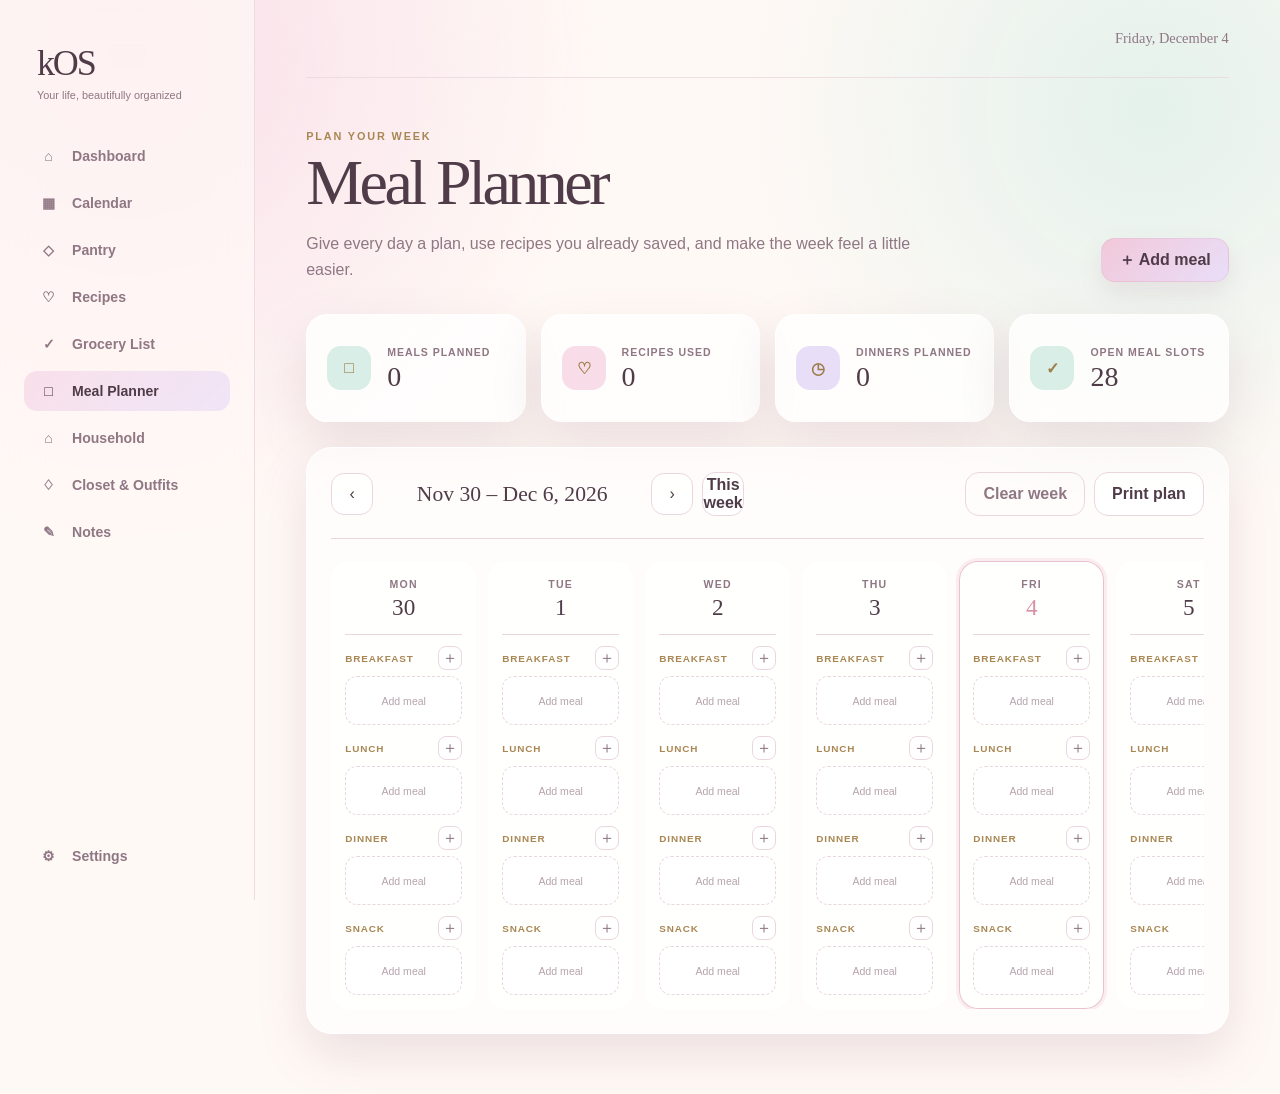
<file: pages/meal-planner.html>
<!doctype html>
<html lang="en">
<head>
  <meta charset="utf-8">
  <meta name="viewport" content="width=device-width, initial-scale=1">
  <title>Meal Planner | kOS 2.0</title>
  <style>
    :root{--pink:#f8dce8;--pink2:#f2c8da;--mint:#d9eee7;--lav:#e9def8;--cream:#fff9f5;--rose:#d88faa;--gold:#d7b069;--ink:#4f3c48;--muted:#8f7784;--line:#ead6df;--white:rgba(255,255,255,.76);--shadow:0 20px 50px rgba(137,91,113,.16)}
    *{box-sizing:border-box}html{background:var(--cream)}body{margin:0;min-height:100vh;color:var(--ink);font-family:Inter,-apple-system,BlinkMacSystemFont,"Segoe UI",sans-serif;background:radial-gradient(circle at 10% 5%,rgba(248,220,232,.92),transparent 31%),radial-gradient(circle at 90% 10%,rgba(217,238,231,.7),transparent 27%),var(--cream)}button,input,select,textarea{font:inherit;color:inherit}button{cursor:pointer}.app-shell{display:grid;grid-template-columns:255px minmax(0,1fr);min-height:100vh}.sidebar{position:sticky;top:0;z-index:30;display:flex;height:100vh;flex-direction:column;padding:42px 24px 24px;background:rgba(255,249,245,.72);border-right:1px solid rgba(234,214,223,.85);backdrop-filter:blur(18px)}.brand{padding:0 13px 35px;color:inherit;text-decoration:none}.brand-name{display:block;font-family:Georgia,serif;font-size:2.25rem;letter-spacing:-.06em}.brand-tagline{display:block;margin-top:5px;color:var(--muted);font-size:.68rem}.main-navigation{display:grid;gap:7px}.nav-link{display:flex;align-items:center;gap:13px;padding:12px 14px;color:var(--muted);text-decoration:none;border-radius:13px;font-size:.88rem;font-weight:600}.nav-link:hover,.nav-link.active{color:var(--ink);background:linear-gradient(135deg,rgba(248,220,232,.88),rgba(233,222,248,.7))}.nav-icon{width:21px;text-align:center}.settings-link{margin-top:auto}.main-content{width:100%;max-width:1600px;padding:0 4vw 60px}.topbar{display:flex;min-height:78px;align-items:center;justify-content:flex-end;border-bottom:1px solid rgba(234,214,223,.75)}.today-label{margin:0;color:var(--muted);font-family:Georgia,serif;font-size:.9rem}.menu-button{display:none;width:42px;height:42px;border:1px solid var(--line);border-radius:13px;background:var(--white)}
    .page-heading{display:flex;align-items:flex-end;justify-content:space-between;gap:28px;padding:52px 0 32px}.eyebrow,.section-kicker{margin:0 0 9px;color:#a98753;font-size:.68rem;font-weight:800;letter-spacing:.17em;text-transform:uppercase}.page-heading h1{margin:0;font-family:Georgia,serif;font-size:clamp(3rem,5vw,4.6rem);font-weight:400;letter-spacing:-.055em;line-height:1}.page-description{max-width:650px;margin:16px 0 0;color:var(--muted);line-height:1.6}.primary-button,.secondary-button,.ghost-button,.cancel-button{min-height:44px;padding:10px 17px;border-radius:14px;font-weight:750;border:1px solid rgba(216,143,170,.2)}.primary-button{display:inline-flex;align-items:center;justify-content:center;gap:8px;background:linear-gradient(135deg,var(--pink2),var(--lav));box-shadow:0 10px 25px rgba(137,91,113,.12)}.secondary-button{background:rgba(255,255,255,.82);border-color:var(--line)}.ghost-button,.cancel-button{background:transparent;border-color:var(--line);color:var(--muted)}
    .summary{display:grid;grid-template-columns:repeat(4,minmax(0,1fr));gap:15px;margin-bottom:25px}.summary-card{display:flex;align-items:center;gap:16px;min-height:108px;padding:20px;background:var(--white);border:1px solid rgba(255,255,255,.92);border-radius:21px;box-shadow:var(--shadow)}.summary-icon{display:grid;place-items:center;width:44px;height:44px;flex:0 0 44px;background:var(--mint);border-radius:14px;color:#9d7d48;font-weight:800}.summary-card:nth-child(2) .summary-icon{background:var(--pink)}.summary-card:nth-child(3) .summary-icon{background:var(--lav)}.summary-label{display:block;margin-bottom:5px;color:var(--muted);font-size:.66rem;font-weight:800;letter-spacing:.09em;text-transform:uppercase}.summary-number{font-family:Georgia,serif;font-size:1.75rem;font-weight:400;line-height:1}
    .planner-section{padding:24px;background:rgba(255,255,255,.6);border:1px solid rgba(255,255,255,.9);border-radius:26px;box-shadow:var(--shadow);backdrop-filter:blur(12px)}.planner-toolbar{display:flex;align-items:center;justify-content:space-between;gap:18px;padding-bottom:22px;border-bottom:1px solid var(--line)}.week-nav{display:flex;align-items:center;gap:9px}.week-nav button{width:42px;height:42px;padding:0;border:1px solid var(--line);border-radius:13px;background:rgba(255,255,255,.8)}.week-nav h2{min-width:250px;margin:0 5px;text-align:center;font-family:Georgia,serif;font-size:1.35rem;font-weight:400}.toolbar-actions{display:flex;gap:9px}.calendar{display:grid;grid-template-columns:repeat(7,minmax(145px,1fr));gap:12px;padding-top:22px;overflow-x:auto}.day{min-width:145px;padding:13px;background:rgba(255,255,255,.68);border:1px solid rgba(255,255,255,.95);border-radius:19px}.day.today{border-color:rgba(216,143,170,.55);box-shadow:0 0 0 3px rgba(248,220,232,.5)}.day-header{padding:3px 2px 13px;border-bottom:1px solid var(--line);text-align:center}.day-name{display:block;color:var(--muted);font-size:.66rem;font-weight:800;letter-spacing:.12em;text-transform:uppercase}.day-date{display:block;margin-top:4px;font-family:Georgia,serif;font-size:1.45rem}.today .day-date{color:var(--rose)}.meal-slot{margin-top:11px}.slot-heading{display:flex;align-items:center;justify-content:space-between;margin-bottom:6px}.slot-label{font-size:.62rem;font-weight:800;letter-spacing:.09em;text-transform:uppercase;color:#a98753}.slot-add{display:grid;place-items:center;width:24px;height:24px;padding:0;border:1px solid var(--line);border-radius:8px;background:rgba(255,255,255,.75);color:var(--muted)}.meal-card{width:100%;min-height:67px;padding:10px;text-align:left;border:1px solid rgba(234,214,223,.85);border-radius:12px;background:linear-gradient(135deg,rgba(248,220,232,.62),rgba(255,255,255,.82))}.meal-slot:nth-child(3) .meal-card{background:linear-gradient(135deg,rgba(217,238,231,.7),rgba(255,255,255,.82))}.meal-slot:nth-child(4) .meal-card{background:linear-gradient(135deg,rgba(233,222,248,.7),rgba(255,255,255,.82))}.meal-name{display:block;font-size:.74rem;font-weight:800;line-height:1.3}.meal-note{display:block;margin-top:4px;color:var(--muted);font-size:.62rem;white-space:nowrap;overflow:hidden;text-overflow:ellipsis}.empty-slot{display:grid;place-items:center;width:100%;min-height:49px;padding:7px;border:1px dashed var(--line);border-radius:12px;background:rgba(255,255,255,.35);color:#b6a4ad;font-size:.66rem}.empty-week{grid-column:1/-1;padding:20px;text-align:center;color:var(--muted)}
    .modal-backdrop{position:fixed;inset:0;z-index:100;display:grid;place-items:center;padding:22px;background:rgba(64,48,57,.38);backdrop-filter:blur(8px)}.modal-backdrop[hidden]{display:none}.modal-card{width:min(100%,650px);max-height:calc(100vh - 44px);overflow:auto;padding:29px;background:radial-gradient(circle at top right,rgba(233,222,248,.75),transparent 38%),#fffaf7;border:1px solid #fff;border-radius:27px;box-shadow:0 30px 80px rgba(80,55,68,.28)}.modal-header{display:flex;align-items:flex-start;justify-content:space-between;gap:20px;margin-bottom:25px;padding-bottom:18px;border-bottom:1px solid var(--line)}.modal-header h2{margin:0;font-family:Georgia,serif;font-size:2rem;font-weight:400}.modal-close{display:grid;place-items:center;width:42px;height:42px;padding:0;background:rgba(255,255,255,.76);border:1px solid var(--line);border-radius:13px;color:var(--muted);font-size:1.55rem}.form-grid{display:grid;grid-template-columns:1fr 1fr;gap:18px}.field{display:flex;flex-direction:column;gap:7px}.field-wide{grid-column:1/-1}.field>span{font-size:.76rem;font-weight:800}.field input,.field select,.field textarea{width:100%;min-height:46px;padding:10px 13px;background:rgba(255,255,255,.86);border:1px solid var(--line);border-radius:13px;outline:none}.field textarea{min-height:90px;resize:vertical}.field input:focus,.field select:focus,.field textarea:focus{border-color:var(--gold);box-shadow:0 0 0 4px rgba(215,176,105,.12)}.recipe-hint{margin:0;color:var(--muted);font-size:.7rem}.form-actions{display:flex;justify-content:space-between;gap:11px;margin-top:27px;padding-top:20px;border-top:1px solid var(--line)}.action-right{display:flex;gap:10px}.delete-button{min-height:44px;padding:10px 16px;border:1px solid #e8c0c8;border-radius:14px;background:#fff2f3;color:#a85768;font-weight:750}.toast{position:fixed;right:24px;bottom:24px;z-index:120;padding:13px 18px;background:var(--ink);color:#fff;border-radius:13px;box-shadow:var(--shadow);font-size:.85rem}.toast[hidden]{display:none}
    @media(max-width:1150px){.summary{grid-template-columns:repeat(2,1fr)}.planner-toolbar{align-items:stretch;flex-direction:column}.week-nav{justify-content:center}.toolbar-actions{justify-content:center}.calendar{grid-template-columns:repeat(7,175px)}}
    @media(max-width:760px){.app-shell{display:block}.sidebar{position:fixed;inset:0 auto 0 0;width:min(82vw,280px);transform:translateX(-105%);transition:transform .2s ease;box-shadow:var(--shadow)}body.navigation-open .sidebar{transform:translateX(0)}body.navigation-open:after{content:"";position:fixed;inset:0;z-index:20;background:rgba(64,48,57,.25)}.main-content{padding:0 20px 45px}.topbar{justify-content:space-between}.menu-button{display:grid;place-items:center}.page-heading{align-items:stretch;flex-direction:column;padding:38px 0 28px}.page-heading .primary-button{width:100%}.summary{grid-template-columns:1fr}.planner-section{padding:16px}.week-nav{flex-wrap:wrap}.week-nav h2{order:-1;width:100%;min-width:0}.toolbar-actions{flex-direction:column}.calendar{grid-template-columns:repeat(7,165px)}.form-grid{grid-template-columns:1fr}.field-wide{grid-column:auto}.modal-backdrop{padding:10px;place-items:start center}.modal-card{max-height:calc(100vh - 20px);padding:22px 18px}.form-actions{align-items:stretch;flex-direction:column}.action-right{flex-direction:column-reverse}.form-actions button{width:100%}}
  </style>
</head>
<body>
  <div class="app-shell"><aside class="sidebar"><a class="brand" href="../index.html"><span class="brand-name">kOS</span><span class="brand-tagline">Your life, beautifully organized</span></a><nav class="main-navigation"><a class="nav-link" href="../index.html"><span class="nav-icon">⌂</span>Dashboard</a><a class="nav-link" href="calendar.html"><span class="nav-icon">▦</span>Calendar</a><a class="nav-link" href="pantry.html"><span class="nav-icon">◇</span>Pantry</a><a class="nav-link" href="recipes.html"><span class="nav-icon">♡</span>Recipes</a><a class="nav-link" href="grocery-list.html"><span class="nav-icon">✓</span>Grocery List</a><a class="nav-link active" href="meal-planner.html"><span class="nav-icon">□</span>Meal Planner</a><a class="nav-link" href="household.html"><span class="nav-icon">⌂</span>Household</a><a class="nav-link" href="closet-outfits.html"><span class="nav-icon">♢</span>Closet &amp; Outfits</a><a class="nav-link" href="notes.html"><span class="nav-icon">✎</span>Notes</a></nav><a class="nav-link settings-link" href="settings.html"><span class="nav-icon">⚙</span>Settings</a></aside>
    <main class="main-content"><header class="topbar"><button class="menu-button" id="menuButton" type="button">☰</button><p class="today-label" id="todayLabel"></p></header><section class="page-heading"><div><p class="eyebrow">Plan your week</p><h1>Meal Planner</h1><p class="page-description">Give every day a plan, use recipes you already saved, and make the week feel a little easier.</p></div><button class="primary-button" id="addMeal" type="button">＋ Add meal</button></section>
      <section class="summary"><article class="summary-card"><span class="summary-icon">□</span><div><span class="summary-label">Meals planned</span><strong class="summary-number" id="plannedCount">0</strong></div></article><article class="summary-card"><span class="summary-icon">♡</span><div><span class="summary-label">Recipes used</span><strong class="summary-number" id="recipeCount">0</strong></div></article><article class="summary-card"><span class="summary-icon">◷</span><div><span class="summary-label">Dinners planned</span><strong class="summary-number" id="dinnerCount">0</strong></div></article><article class="summary-card"><span class="summary-icon">✓</span><div><span class="summary-label">Open meal slots</span><strong class="summary-number" id="openCount">28</strong></div></article></section>
      <section class="planner-section"><div class="planner-toolbar"><div class="week-nav"><button id="previousWeek" type="button" aria-label="Previous week">‹</button><h2 id="weekTitle"></h2><button id="nextWeek" type="button" aria-label="Next week">›</button><button class="secondary-button" id="thisWeek" type="button">This week</button></div><div class="toolbar-actions"><button class="ghost-button" id="clearWeek" type="button">Clear week</button><button class="secondary-button" id="printWeek" type="button">Print plan</button></div></div><div class="calendar" id="calendar"></div></section>
    </main></div>
  <div class="modal-backdrop" id="mealModal" hidden><div class="modal-card"><div class="modal-header"><div><p class="section-kicker">Weekly meal plan</p><h2 id="modalTitle">Add a meal</h2></div><button class="modal-close" id="closeModal" type="button">×</button></div><form id="mealForm"><input id="mealId" type="hidden"><div class="form-grid"><label class="field"><span>Date</span><input id="mealDate" type="date" required></label><label class="field"><span>Meal</span><select id="mealType" required><option>Breakfast</option><option>Lunch</option><option>Dinner</option><option>Snack</option></select></label><label class="field field-wide"><span>Choose a saved recipe</span><select id="recipeSelect"><option value="">Custom meal instead</option></select><p class="recipe-hint" id="recipeHint">Recipes from My Recipes appear here automatically.</p></label><label class="field field-wide"><span>Meal name</span><input id="mealName" placeholder="Example: Taco bowls" required></label><label class="field"><span>Servings</span><input id="servings" type="number" min="1" value="4" required></label><label class="field field-wide"><span>Note (optional)</span><textarea id="mealNote" placeholder="Example: Prep vegetables Sunday night"></textarea></label></div><div class="form-actions"><button class="delete-button" id="deleteMeal" type="button" hidden>Delete meal</button><div class="action-right"><button class="cancel-button" id="cancelModal" type="button">Cancel</button><button class="primary-button" type="submit">Save meal</button></div></div></form></div></div>
  <div class="toast" id="toast" hidden></div>
  <script>
    "use strict";
    const $=id=>document.getElementById(id),planKey="kos-meal-plans-v1",recipeKey="kos-recipes-v2",types=["Breakfast","Lunch","Dinner","Snack"];
    let plans=load(planKey,[]),recipes=load(recipeKey,[]),weekStart=startOfWeek(new Date()),lastFocus=null;
    function load(key,fallback){try{return JSON.parse(localStorage.getItem(key)||JSON.stringify(fallback))}catch{return fallback}}
    function save(){localStorage.setItem(planKey,JSON.stringify(plans))}
    function uid(){return globalThis.crypto?.randomUUID?.()||`${Date.now()}-${Math.random().toString(16).slice(2)}`}
    function startOfWeek(date){const d=new Date(date);d.setHours(12,0,0,0);const day=d.getDay();d.setDate(d.getDate()-(day===0?6:day-1));return d}
    function dateKey(date){return `${date.getFullYear()}-${String(date.getMonth()+1).padStart(2,"0")}-${String(date.getDate()).padStart(2,"0")}`}
    function addDays(date,n){const d=new Date(date);d.setDate(d.getDate()+n);return d}
    function esc(value){const n=document.createElement("div");n.textContent=String(value??"");return n.innerHTML}
    function weekPlans(){const start=dateKey(weekStart),end=dateKey(addDays(weekStart,6));return plans.filter(p=>p.date>=start&&p.date<=end)}
    function toast(message){$("toast").textContent=message;$("toast").hidden=false;clearTimeout(toast.timer);toast.timer=setTimeout(()=>$("toast").hidden=true,2200)}
    function fillRecipes(){recipes=load(recipeKey,[]);const current=$("recipeSelect").value;$("recipeSelect").innerHTML='<option value="">Custom meal instead</option>'+recipes.map(r=>`<option value="${esc(r.id)}">${esc(r.name)} · ${esc(r.meal)}</option>`).join("");$("recipeSelect").value=current}
    function openModal(date=dateKey(new Date()),type="Dinner",meal=null){lastFocus=document.activeElement;$("mealForm").reset();fillRecipes();$("mealId").value=meal?.id||"";$("mealDate").value=meal?.date||date;$("mealType").value=meal?.type||type;$("mealName").value=meal?.name||"";$("servings").value=meal?.servings||4;$("mealNote").value=meal?.note||"";$("recipeSelect").value=meal?.recipeId||"";$("modalTitle").textContent=meal?"Edit meal":"Add a meal";$("deleteMeal").hidden=!meal;$("mealModal").hidden=false;document.body.style.overflow="hidden";setTimeout(()=>$("recipeSelect").focus(),0)}
    function closeModal(){$("mealModal").hidden=true;document.body.style.overflow="";lastFocus?.focus()}
    function render(){const end=addDays(weekStart,6),sameMonth=weekStart.getMonth()===end.getMonth();$("weekTitle").textContent=sameMonth?`${weekStart.toLocaleDateString("en-US",{month:"long"})} ${weekStart.getDate()}–${end.getDate()}, ${end.getFullYear()}`:`${weekStart.toLocaleDateString("en-US",{month:"short",day:"numeric"})} – ${end.toLocaleDateString("en-US",{month:"short",day:"numeric",year:"numeric"})}`;const today=dateKey(new Date());$("calendar").innerHTML="";for(let i=0;i<7;i++){const date=addDays(weekStart,i),key=dateKey(date),day=document.createElement("article");day.className=`day${key===today?" today":""}`;day.innerHTML=`<div class="day-header"><span class="day-name">${date.toLocaleDateString("en-US",{weekday:"short"})}</span><span class="day-date">${date.getDate()}</span></div>`;types.forEach(type=>{const meal=plans.find(p=>p.date===key&&p.type===type),slot=document.createElement("section");slot.className="meal-slot";slot.innerHTML=`<div class="slot-heading"><span class="slot-label">${type}</span><button class="slot-add" type="button" aria-label="Add ${type}">＋</button></div>`;slot.querySelector(".slot-add").onclick=()=>openModal(key,type);if(meal){const card=document.createElement("button");card.type="button";card.className="meal-card";card.innerHTML=`<span class="meal-name">${esc(meal.name)}</span><span class="meal-note">${meal.note?esc(meal.note):`${esc(meal.servings)} servings`}</span>`;card.onclick=()=>openModal(key,type,meal);slot.appendChild(card)}else{const empty=document.createElement("button");empty.type="button";empty.className="empty-slot";empty.textContent="Add meal";empty.onclick=()=>openModal(key,type);slot.appendChild(empty)}day.appendChild(slot)});$("calendar").appendChild(day)}const current=weekPlans();$("plannedCount").textContent=current.length;$("dinnerCount").textContent=current.filter(p=>p.type==="Dinner").length;$("recipeCount").textContent=new Set(current.filter(p=>p.recipeId).map(p=>p.recipeId)).size;$("openCount").textContent=28-current.length}
    $("mealForm").onsubmit=e=>{e.preventDefault();const id=$("mealId").value,date=$("mealDate").value,type=$("mealType").value,existing=plans.find(p=>p.date===date&&p.type===type&&p.id!==id);if(existing&&!confirm(`Replace ${existing.name} in this meal slot?`))return;const meal={id:id||uid(),date,type,recipeId:$("recipeSelect").value,name:$("mealName").value.trim(),servings:$("servings").value,note:$("mealNote").value.trim()};plans=plans.filter(p=>p.id!==id&&!(p.date===date&&p.type===type));plans.push(meal);save();render();closeModal();toast(id?"Meal updated":"Meal added")};
    $("recipeSelect").onchange=()=>{const recipe=recipes.find(r=>r.id===$("recipeSelect").value);if(recipe){$("mealName").value=recipe.name;$("servings").value=recipe.servings||4}};$("deleteMeal").onclick=()=>{const id=$("mealId").value;if(id&&confirm("Remove this meal from the plan?")){plans=plans.filter(p=>p.id!==id);save();render();closeModal();toast("Meal removed")}};$("addMeal").onclick=()=>openModal(dateKey(weekStart),"Dinner");$("closeModal").onclick=closeModal;$("cancelModal").onclick=closeModal;$("mealModal").onclick=e=>{if(e.target===$("mealModal"))closeModal()};$("previousWeek").onclick=()=>{weekStart=addDays(weekStart,-7);render()};$("nextWeek").onclick=()=>{weekStart=addDays(weekStart,7);render()};$("thisWeek").onclick=()=>{weekStart=startOfWeek(new Date());render()};$("clearWeek").onclick=()=>{const current=weekPlans();if(current.length&&confirm("Clear every meal from this week?")){const ids=new Set(current.map(p=>p.id));plans=plans.filter(p=>!ids.has(p.id));save();render();toast("Week cleared")}};$("printWeek").onclick=()=>window.print();$("menuButton").onclick=()=>document.body.classList.toggle("navigation-open");document.addEventListener("keydown",e=>{if(e.key==="Escape"&&!$("mealModal").hidden)closeModal()});$("todayLabel").textContent=new Intl.DateTimeFormat("en-US",{weekday:"long",month:"long",day:"numeric"}).format(new Date());render();
  </script>
</body>
</html>
</file>
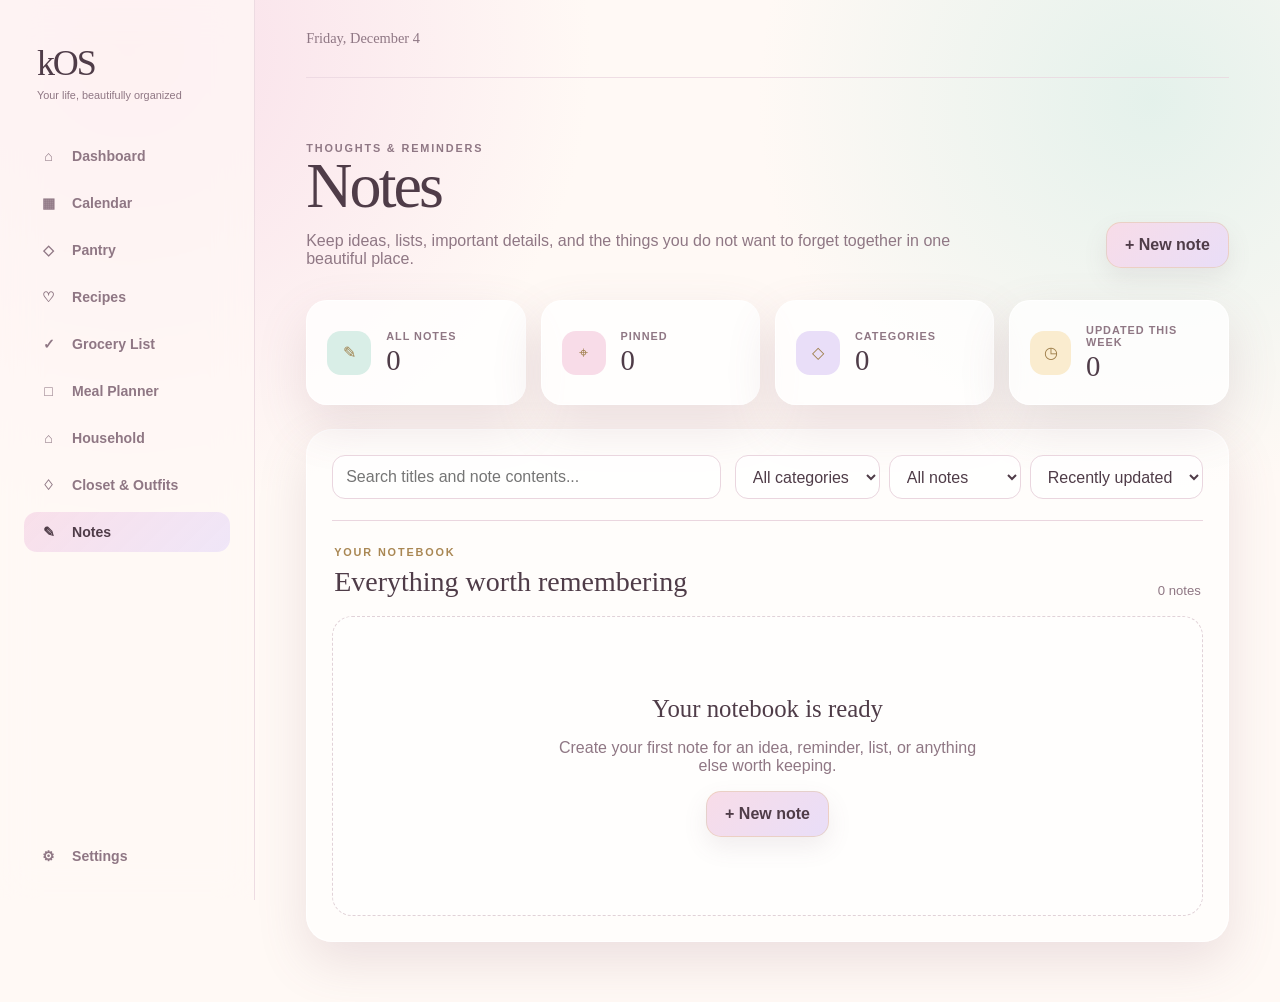
<file: pages/notes.html>
<!doctype html>
<html lang="en">
<head>
<meta charset="utf-8"><meta name="viewport" content="width=device-width,initial-scale=1">
<title>Notes | kOS</title>
<style>
:root{--pink:#f8dce8;--pink2:#f2c8da;--mint:#d9eee7;--lav:#e9def8;--cream:#fff9f5;--rose:#d88faa;--gold:#d7b069;--ink:#4f3c48;--muted:#8f7784;--line:#ead6df;--white:rgba(255,255,255,.76);--shadow:0 20px 50px rgba(137,91,113,.16)}*{box-sizing:border-box}html{background:var(--cream)}body{margin:0;min-height:100vh;color:var(--ink);font-family:Inter,-apple-system,BlinkMacSystemFont,"Segoe UI",sans-serif;background:radial-gradient(circle at 10% 5%,rgba(248,220,232,.92),transparent 31%),radial-gradient(circle at 90% 10%,rgba(217,238,231,.7),transparent 27%),var(--cream)}button,input,select,textarea{font:inherit;color:inherit}button{cursor:pointer}.app-shell{display:grid;grid-template-columns:255px minmax(0,1fr);min-height:100vh}.sidebar{position:sticky;top:0;z-index:30;display:flex;height:100vh;flex-direction:column;padding:42px 24px 24px;background:rgba(255,249,245,.72);border-right:1px solid rgba(234,214,223,.85);backdrop-filter:blur(18px)}.brand{padding:0 13px 35px;color:inherit;text-decoration:none}.brand-name{display:block;font-family:Georgia,serif;font-size:2.25rem;letter-spacing:-.06em}.brand-tagline{display:block;margin-top:5px;color:var(--muted);font-size:.68rem}.main-navigation{display:grid;gap:7px}.nav-link{display:flex;align-items:center;gap:13px;padding:12px 14px;color:var(--muted);text-decoration:none;border-radius:13px;font-size:.88rem;font-weight:600}.nav-link:hover,.nav-link.active{color:var(--ink);background:linear-gradient(135deg,rgba(248,220,232,.88),rgba(233,222,248,.7))}.nav-icon{width:21px;text-align:center}.settings-link{margin-top:auto}.main-content{width:100%;max-width:1600px;padding:0 4vw 60px}.topbar{display:flex;min-height:78px;align-items:center;justify-content:space-between;border-bottom:1px solid rgba(234,214,223,.75)}.today-label{margin:0;color:var(--muted);font-family:Georgia,serif;font-size:.9rem}.menu-button{display:none;width:42px;height:42px;border:1px solid var(--line);border-radius:13px;background:var(--white)}.page-heading{display:flex;align-items:flex-end;justify-content:space-between;gap:24px;padding:50px 0 32px}.eyebrow{margin:0 0 8px;color:#a98753;font-size:.68rem;font-weight:800;letter-spacing:.17em;text-transform:uppercase}.page-heading h1{margin:0;font:400 clamp(2.6rem,5vw,4.3rem)/1 Georgia,serif;letter-spacing:-.045em}.page-heading p{max-width:650px;margin:14px 0 0;color:var(--muted)}.primary,.secondary,.danger{min-height:46px;padding:11px 18px;border:1px solid rgba(215,176,105,.3);border-radius:15px;font-weight:750;background:linear-gradient(135deg,var(--pink),var(--lav));box-shadow:0 10px 25px rgba(122,91,107,.1)}.secondary{background:rgba(255,255,255,.8);border-color:var(--line);box-shadow:none}.danger{color:#a44e67;background:#fff;border-color:#efccd7;box-shadow:none}.summary{display:grid;grid-template-columns:repeat(4,1fr);gap:15px;margin-bottom:24px}.summary-card{display:flex;align-items:center;gap:15px;min-height:105px;padding:20px;background:var(--white);border:1px solid rgba(255,255,255,.9);border-radius:21px;box-shadow:var(--shadow)}.summary-icon{display:grid;width:44px;height:44px;place-items:center;background:var(--mint);border-radius:14px;color:#9d7d48}.summary-card:nth-child(2) .summary-icon{background:var(--pink)}.summary-card:nth-child(3) .summary-icon{background:var(--lav)}.summary-card:nth-child(4) .summary-icon{background:#faeccf}.summary-label{display:block;color:var(--muted);font-size:.68rem;font-weight:800;letter-spacing:.09em;text-transform:uppercase}.summary-number{display:block;margin-top:4px;font:400 1.8rem/1 Georgia,serif}.panel{padding:25px;background:rgba(255,255,255,.58);border:1px solid rgba(255,255,255,.9);border-radius:26px;box-shadow:var(--shadow)}.toolbar{display:flex;justify-content:space-between;gap:14px;padding-bottom:21px;border-bottom:1px solid var(--line)}.search{flex:1;max-width:430px}.search input,.toolbar select{width:100%;min-height:44px;padding:10px 13px;border:1px solid var(--line);border-radius:13px;background:rgba(255,255,255,.85);outline:none}.filters{display:flex;gap:9px}.filters select{width:auto}.section-head{display:flex;align-items:end;justify-content:space-between;padding:25px 2px 18px}.section-head h2{margin:0;font:400 1.75rem Georgia,serif}.count{color:var(--muted);font-size:.82rem}.grid{display:grid;grid-template-columns:repeat(3,minmax(0,1fr));gap:16px;align-items:start}.note{position:relative;min-height:225px;padding:21px;border:1px solid rgba(234,214,223,.88);border-radius:20px;box-shadow:0 12px 28px rgba(137,91,113,.09);overflow:hidden}.note[data-color="blush"]{background:#fff1f5}.note[data-color="mint"]{background:#edf9f5}.note[data-color="lavender"]{background:#f5f0fc}.note[data-color="cream"]{background:#fffaf0}.note[data-color="white"]{background:rgba(255,255,255,.9)}.note.pinned:before{content:"";position:absolute;inset:0 0 auto;height:5px;background:linear-gradient(90deg,var(--rose),var(--gold))}.note-top{display:flex;align-items:center;justify-content:space-between;gap:10px}.tag{display:inline-flex;padding:6px 9px;border-radius:999px;background:rgba(255,255,255,.7);font-size:.67rem;font-weight:800;text-transform:uppercase;letter-spacing:.07em}.pin{width:37px;height:37px;border:1px solid rgba(234,214,223,.9);border-radius:11px;background:rgba(255,255,255,.7);font-size:1rem}.pin.active{color:#b66d89;background:#fff}.note h3{margin:17px 0 9px;font:400 1.45rem Georgia,serif}
.preview{display:-webkit-box;min-height:68px;margin:0;color:#6e5965;font-size:.88rem;line-height:1.6;white-space:pre-wrap;-webkit-line-clamp:3;line-clamp:3;-webkit-box-orient:vertical;overflow:hidden}
.note-footer{display:flex;align-items:center;justify-content:space-between;gap:10px;margin-top:20px;padding-top:14px;border-top:1px solid rgba(234,214,223,.75)}.date{color:var(--muted);font-size:.72rem}.card-actions{display:flex;gap:7px}.icon-btn{width:35px;height:35px;border:1px solid var(--line);border-radius:10px;background:rgba(255,255,255,.82)}.empty{grid-column:1/-1;display:grid;min-height:300px;place-items:center;text-align:center;padding:35px;border:1px dashed rgba(180,145,160,.4);border-radius:20px;background:rgba(255,255,255,.42)}.empty h3{margin:0;font:400 1.55rem Georgia,serif}.empty p{max-width:430px;color:var(--muted)}[hidden]{display:none!important}.modal{position:fixed;inset:0;z-index:100;display:flex;align-items:center;justify-content:center;padding:22px;background:rgba(64,48,57,.36);backdrop-filter:blur(8px)}.modal-card{width:min(100%,780px);max-height:calc(100vh - 44px);overflow:auto;padding:28px;background:rgba(255,250,247,.98);border:1px solid #fff;border-radius:27px;box-shadow:0 30px 80px rgba(80,55,68,.25)}.modal-head{display:flex;justify-content:space-between;gap:20px;padding-bottom:18px;margin-bottom:23px;border-bottom:1px solid var(--line)}.modal-head h2{margin:0;font:400 2rem Georgia,serif}.close{width:41px;height:41px;border:1px solid var(--line);border-radius:13px;background:#fff;font-size:1.5rem}.form-grid{display:grid;grid-template-columns:1fr 1fr;gap:17px}.field{display:flex;flex-direction:column;gap:7px}.wide{grid-column:1/-1}.field span{font-size:.76rem;font-weight:800}.field input,.field select,.field textarea{width:100%;min-height:46px;padding:10px 13px;border:1px solid var(--line);border-radius:13px;background:#fff;outline:none}.field textarea{min-height:250px;resize:vertical;line-height:1.55}.check{display:flex;align-items:center;gap:9px;padding:11px;border:1px solid var(--line);border-radius:12px;background:#fff}.check input{width:auto;min-height:auto}.modal-actions{display:flex;justify-content:flex-end;gap:10px;margin-top:24px;padding-top:19px;border-top:1px solid var(--line)}
@media(max-width:1100px){.summary{grid-template-columns:repeat(2,1fr)}.grid{grid-template-columns:repeat(2,1fr)}.toolbar{flex-direction:column}.search{max-width:none}}@media(max-width:760px){.app-shell{display:block}.sidebar{position:fixed;inset:0 auto 0 0;width:255px;transform:translateX(-105%);transition:.2s}.sidebar.open{transform:none}.main-content{padding:0 18px 42px}.menu-button{display:block}.page-heading{align-items:stretch;flex-direction:column;padding-top:34px}.page-heading .primary{width:100%}.summary,.grid,.form-grid{grid-template-columns:1fr}.wide{grid-column:auto}.filters{flex-direction:column}.modal{align-items:flex-start;padding:10px}.modal-card{max-height:calc(100vh - 20px);padding:21px}.field textarea{min-height:210px}.modal-actions{flex-direction:column-reverse}.modal-actions button{width:100%}}
</style>
</head>
<body><div class="app-shell"><aside class="sidebar" id="sidebar"><a class="brand" href="../index.html"><span class="brand-name">kOS</span><span class="brand-tagline">Your life, beautifully organized</span></a><nav class="main-navigation"><a class="nav-link" href="../index.html"><span class="nav-icon">⌂</span>Dashboard</a><a class="nav-link" href="calendar.html"><span class="nav-icon">▦</span>Calendar</a><a class="nav-link" href="pantry.html"><span class="nav-icon">◇</span>Pantry</a><a class="nav-link" href="recipes.html"><span class="nav-icon">♡</span>Recipes</a><a class="nav-link" href="grocery-list.html"><span class="nav-icon">✓</span>Grocery List</a><a class="nav-link" href="meal-planner.html"><span class="nav-icon">□</span>Meal Planner</a><a class="nav-link" href="household.html"><span class="nav-icon">⌂</span>Household</a><a class="nav-link" href="closet-outfits.html"><span class="nav-icon">♢</span>Closet &amp; Outfits</a><a class="nav-link active" href="notes.html"><span class="nav-icon">✎</span>Notes</a></nav><a class="nav-link settings-link" href="settings.html"><span class="nav-icon">⚙</span>Settings</a></aside>
<main class="main-content"><header class="topbar"><button class="menu-button" id="menuButton" aria-label="Open navigation">☰</button><p class="today-label" id="today"></p></header><section class="page-heading"><div><p class="eyebrow">Thoughts &amp; reminders</p><h1>Notes</h1><p>Keep ideas, lists, important details, and the things you do not want to forget together in one beautiful place.</p></div><button class="primary" id="addNote">+ New note</button></section>
<section class="summary"><article class="summary-card"><span class="summary-icon">✎</span><div><span class="summary-label">All notes</span><strong class="summary-number" id="totalNotes">0</strong></div></article><article class="summary-card"><span class="summary-icon">⌖</span><div><span class="summary-label">Pinned</span><strong class="summary-number" id="pinnedNotes">0</strong></div></article><article class="summary-card"><span class="summary-icon">◇</span><div><span class="summary-label">Categories</span><strong class="summary-number" id="categoryTotal">0</strong></div></article><article class="summary-card"><span class="summary-icon">◷</span><div><span class="summary-label">Updated this week</span><strong class="summary-number" id="recentNotes">0</strong></div></article></section>
<section class="panel"><div class="toolbar"><label class="search"><input id="search" type="search" placeholder="Search titles and note contents..."></label><div class="filters"><select id="categoryFilter"><option value="all">All categories</option><option>Personal</option><option>Family</option><option>Home</option><option>Work</option><option>Ideas</option><option>Shopping</option><option>Important</option><option>Other</option></select><select id="pinFilter"><option value="all">All notes</option><option value="pinned">Pinned only</option><option value="unpinned">Not pinned</option></select><select id="sortFilter"><option value="updated">Recently updated</option><option value="created">Recently created</option><option value="title">Title A–Z</option></select></div></div><div class="section-head"><div><p class="eyebrow">Your notebook</p><h2>Everything worth remembering</h2></div><span class="count" id="resultCount">0 notes</span></div><div class="grid" id="notesGrid"></div></section></main></div>
<div class="modal" id="noteModal" hidden><div class="modal-card"><div class="modal-head"><div><p class="eyebrow">Personal notebook</p><h2 id="modalTitle">New note</h2></div><button class="close" data-close aria-label="Close">×</button></div><form id="noteForm"><input id="noteId" type="hidden"><div class="form-grid"><label class="field wide"><span>Title</span><input id="noteTitle" required maxlength="100" placeholder="Give your note a title"></label><label class="field"><span>Category</span><select id="noteCategory"><option>Personal</option><option>Family</option><option>Home</option><option>Work</option><option>Ideas</option><option>Shopping</option><option>Important</option><option>Other</option></select></label><label class="field"><span>Note color</span><select id="noteColor"><option value="blush">Blush pink</option><option value="mint">Soft mint</option><option value="lavender">Lavender</option><option value="cream">Warm cream</option><option value="white">Classic white</option></select></label><label class="field wide"><span>Note</span><textarea id="noteContent" required placeholder="Write anything you want to remember..."></textarea></label><label class="check wide"><input id="notePinned" type="checkbox"> Pin this note to the top</label></div><div class="modal-actions"><button type="button" class="secondary" data-close>Cancel</button><button class="primary">Save note</button></div></form></div></div>
<script>
const KEY='kos-notes';let notes=read();const $=s=>document.querySelector(s),grid=$('#notesGrid');function read(){try{return JSON.parse(localStorage.getItem(KEY))||[]}catch{return[]}}function save(){localStorage.setItem(KEY,JSON.stringify(notes))}function esc(v=''){const d=document.createElement('div');d.textContent=v;return d.innerHTML}function uid(){return crypto.randomUUID?.()||Date.now().toString(36)+Math.random().toString(36).slice(2)}function openModal(){noteModal.hidden=false;document.body.style.overflow='hidden';setTimeout(()=>$('#noteTitle').focus(),30)}function closeModal(){noteModal.hidden=true;document.body.style.overflow=''}
$('#today').textContent=new Intl.DateTimeFormat('en-US',{weekday:'long',month:'long',day:'numeric'}).format(new Date());$('#menuButton').onclick=()=>$('#sidebar').classList.toggle('open');document.querySelectorAll('[data-close]').forEach(b=>b.onclick=closeModal);$('#noteModal').onclick=e=>{if(e.target===$('#noteModal'))closeModal()};document.addEventListener('keydown',e=>{if(e.key==='Escape')closeModal()});
$('#addNote').onclick=()=>{$('#noteForm').reset();$('#noteId').value='';$('#modalTitle').textContent='New note';openModal()};
$('#noteForm').onsubmit=e=>{e.preventDefault();const now=new Date().toISOString(),old=notes.find(n=>n.id===$('#noteId').value);const item={id:$('#noteId').value||uid(),title:$('#noteTitle').value.trim(),category:$('#noteCategory').value,color:$('#noteColor').value,content:$('#noteContent').value.trim(),pinned:$('#notePinned').checked,created:old?.created||now,updated:now};const i=notes.findIndex(n=>n.id===item.id);i<0?notes.unshift(item):notes.splice(i,1,item);save();closeModal();render()};
function edit(n){$('#noteId').value=n.id;$('#noteTitle').value=n.title;$('#noteCategory').value=n.category;$('#noteColor').value=n.color;$('#noteContent').value=n.content;$('#notePinned').checked=n.pinned;$('#modalTitle').textContent='Edit note';openModal()}function remove(n){if(confirm(`Delete “${n.title}”?`)){notes=notes.filter(x=>x.id!==n.id);save();render()}}function formatDate(v){return new Intl.DateTimeFormat('en-US',{month:'short',day:'numeric',year:'numeric'}).format(new Date(v))}
function card(n){const el=document.createElement('article');el.className='note'+(n.pinned?' pinned':'');el.dataset.color=n.color;el.innerHTML=`<div class="note-top"><span class="tag">${esc(n.category)}</span><button class="pin ${n.pinned?'active':''}" title="${n.pinned?'Unpin':'Pin'} note" aria-label="${n.pinned?'Unpin':'Pin'} note">${n.pinned?'●':'○'}</button></div><h3>${esc(n.title)}</h3><p class="preview">${esc(n.content)}</p><div class="note-footer"><span class="date">Updated ${formatDate(n.updated)}</span><div class="card-actions"><button class="icon-btn edit" title="Edit note" aria-label="Edit note">✎</button><button class="icon-btn delete" title="Delete note" aria-label="Delete note">×</button></div></div>`;el.querySelector('.pin').onclick=()=>{n.pinned=!n.pinned;n.updated=new Date().toISOString();save();render()};el.querySelector('.edit').onclick=()=>edit(n);el.querySelector('.delete').onclick=()=>remove(n);el.ondblclick=e=>{if(!e.target.closest('button'))edit(n)};return el}
function render(){const q=$('#search').value.trim().toLowerCase(),cat=$('#categoryFilter').value,pin=$('#pinFilter').value,sort=$('#sortFilter').value;let list=notes.filter(n=>(n.title+' '+n.content+' '+n.category).toLowerCase().includes(q)&&(cat==='all'||n.category===cat)&&(pin==='all'||pin==='pinned'&&n.pinned||pin==='unpinned'&&!n.pinned));list.sort((a,b)=>b.pinned-a.pinned||(sort==='title'?a.title.localeCompare(b.title):new Date(b[sort])-new Date(a[sort])));grid.innerHTML='';$('#totalNotes').textContent=notes.length;$('#pinnedNotes').textContent=notes.filter(n=>n.pinned).length;$('#categoryTotal').textContent=new Set(notes.map(n=>n.category)).size;const weekAgo=Date.now()-7*864e5;$('#recentNotes').textContent=notes.filter(n=>new Date(n.updated).getTime()>=weekAgo).length;$('#resultCount').textContent=`${list.length} ${list.length===1?'note':'notes'}`;if(!list.length){grid.innerHTML=`<div class="empty"><div><h3>${notes.length?'No notes match':'Your notebook is ready'}</h3><p>${notes.length?'Try changing your search or filters.':'Create your first note for an idea, reminder, list, or anything else worth keeping.'}</p><button class="primary empty-add">+ New note</button></div></div>`;grid.querySelector('.empty-add').onclick=$('#addNote').onclick;return}list.forEach(n=>grid.appendChild(card(n)))}
['#search','#categoryFilter','#pinFilter','#sortFilter'].forEach(s=>$(s).addEventListener('input',render));render();
</script></body></html>
</file>
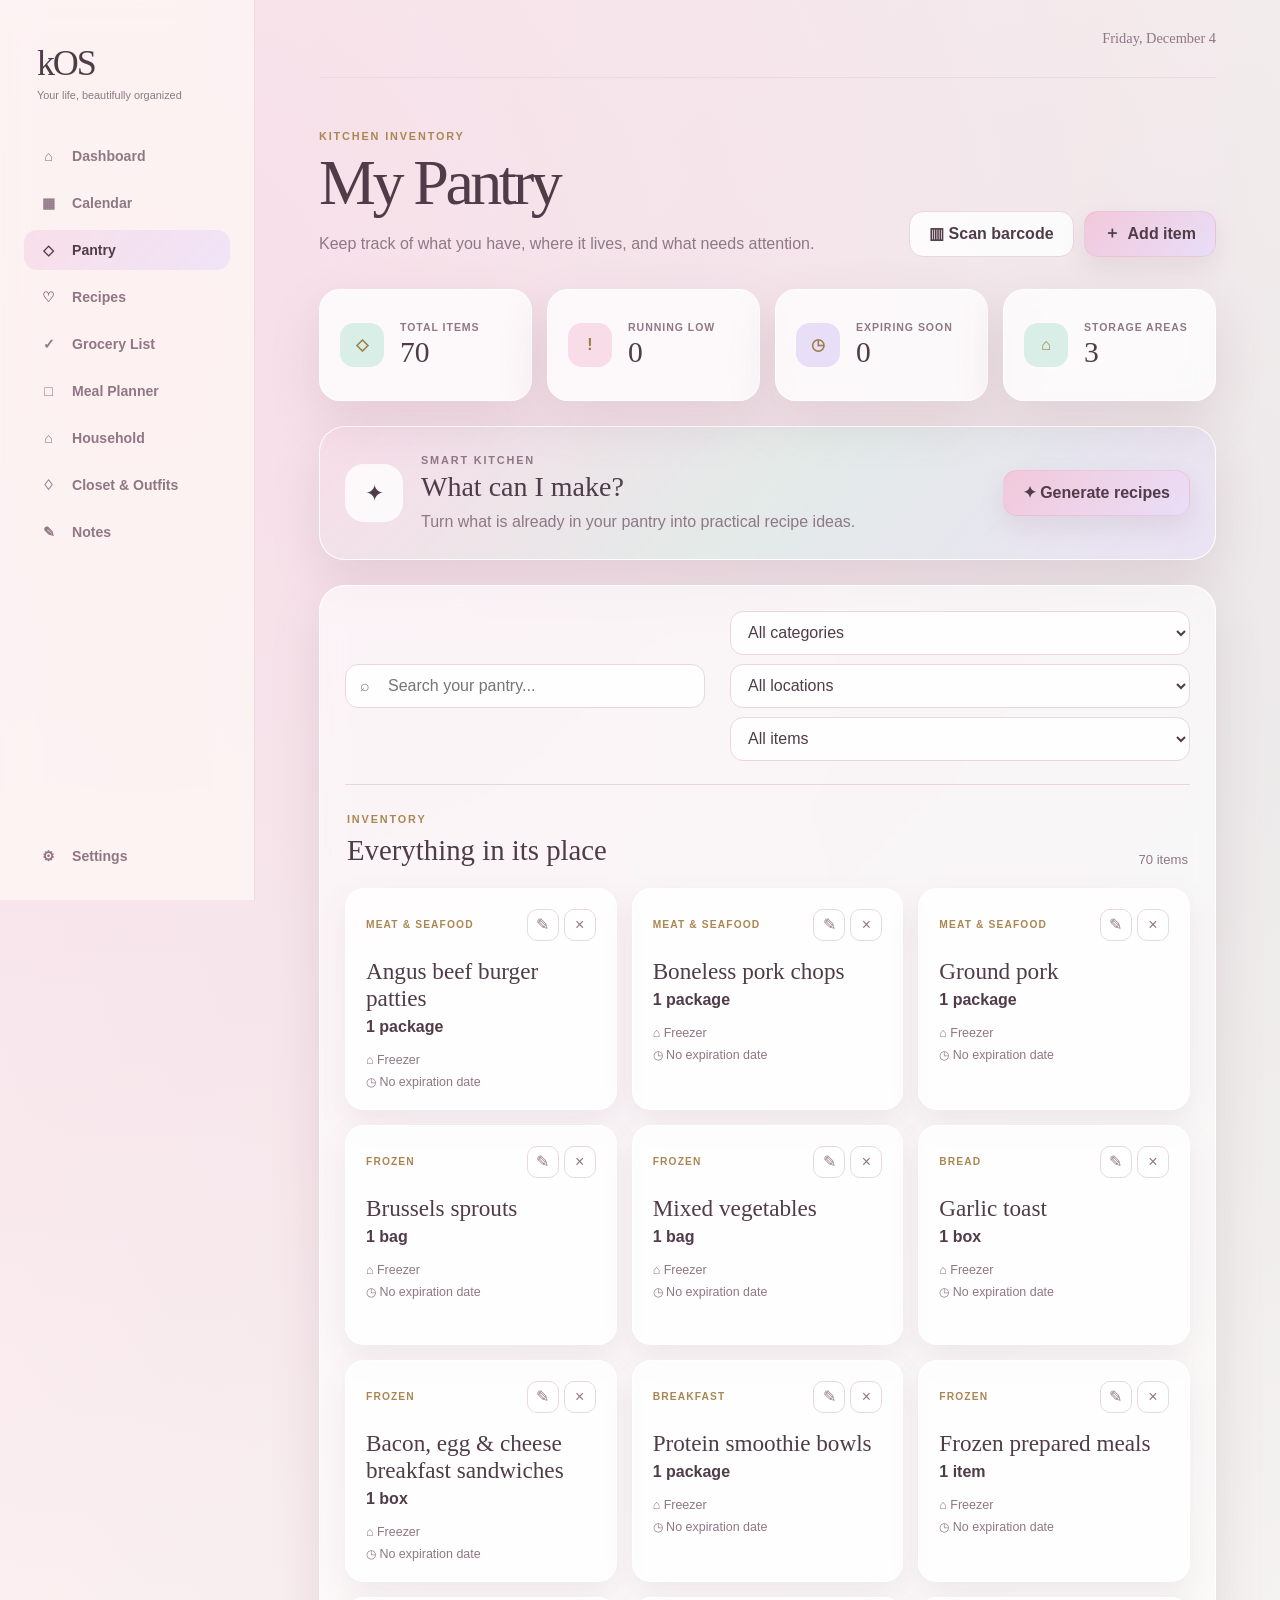
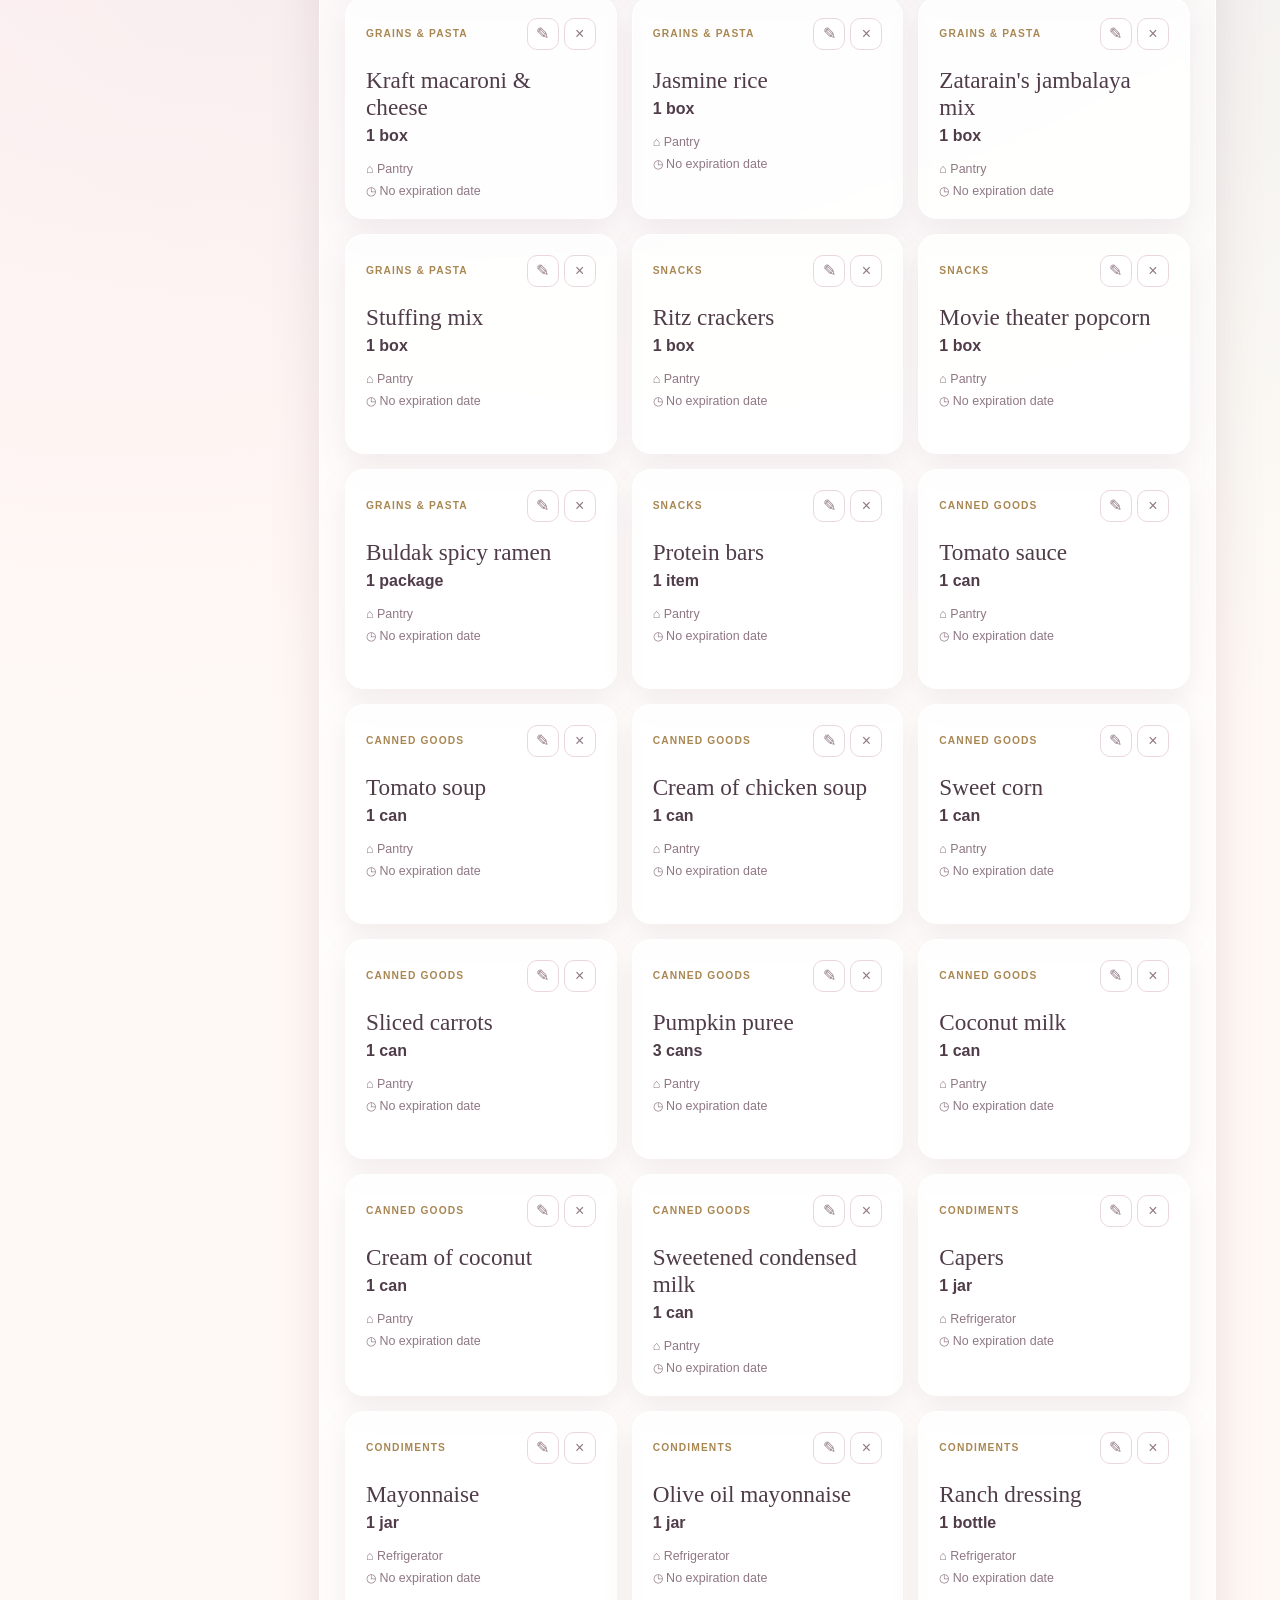
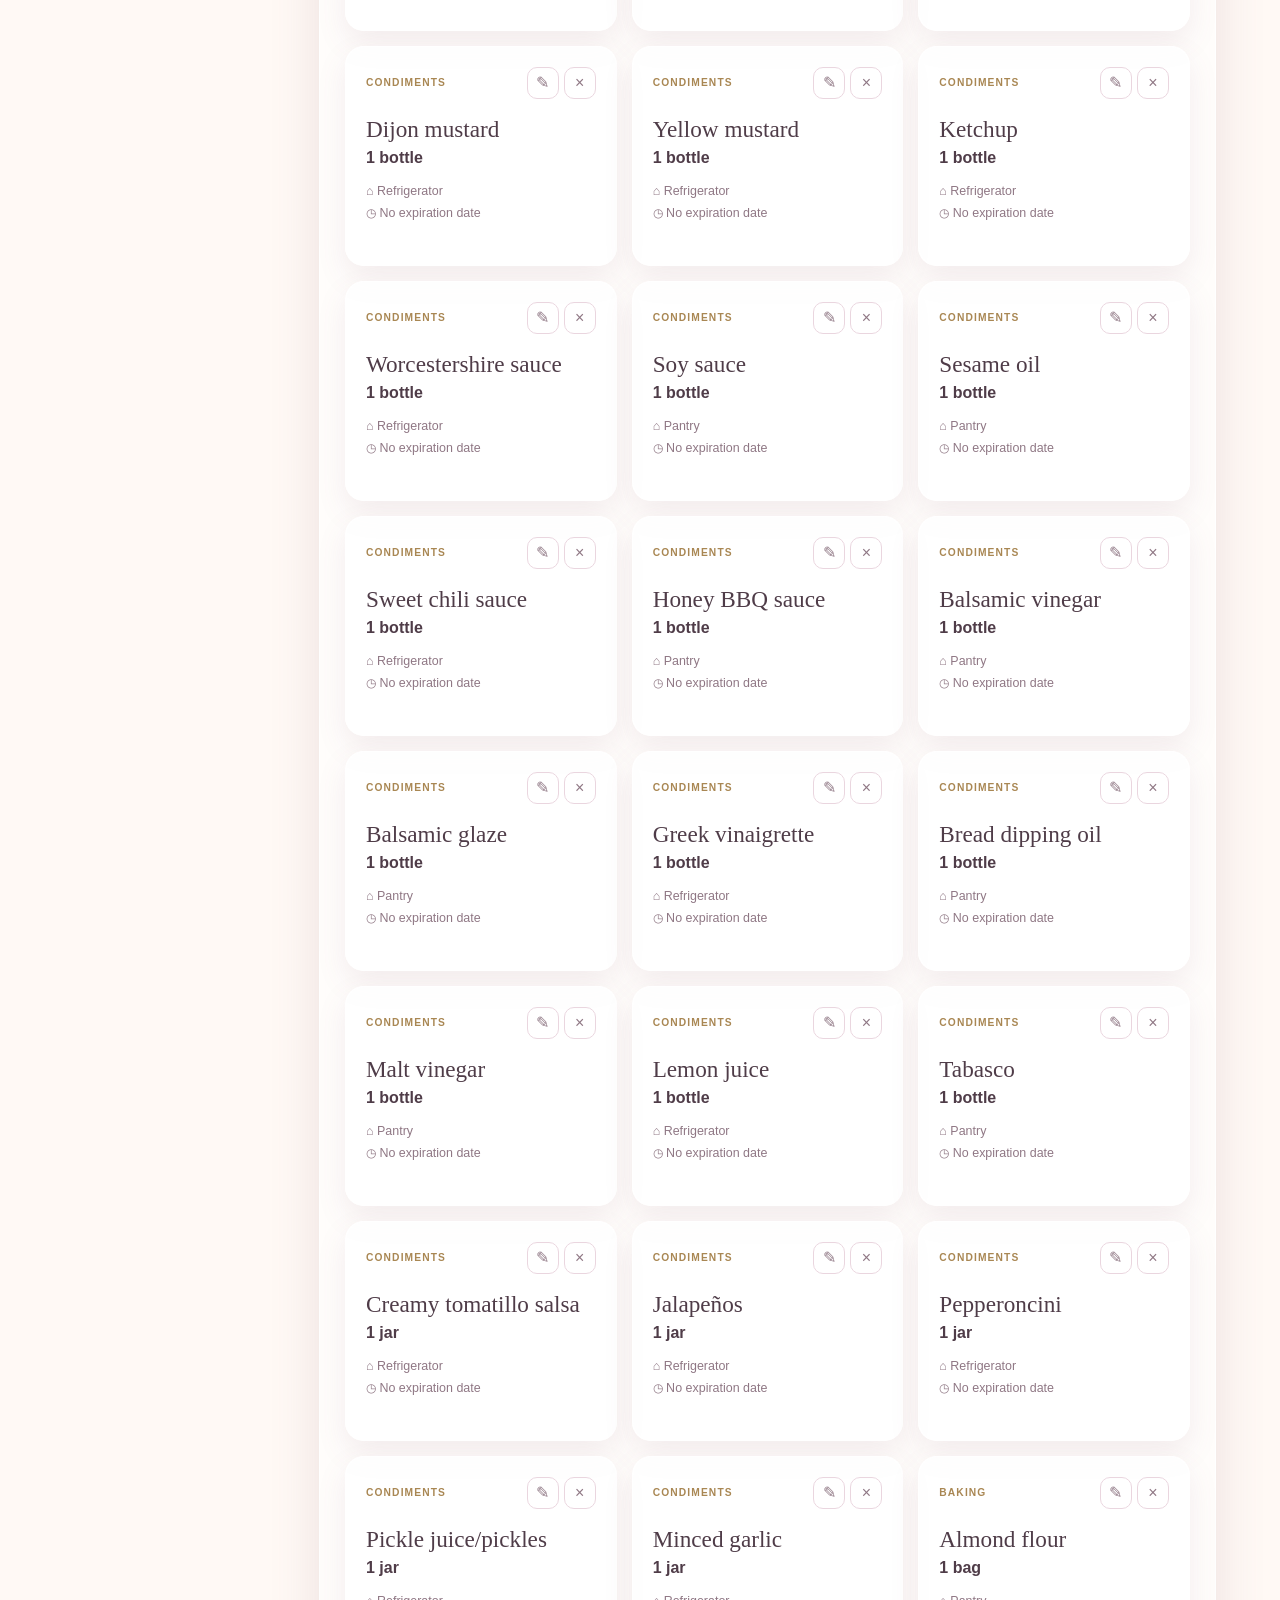
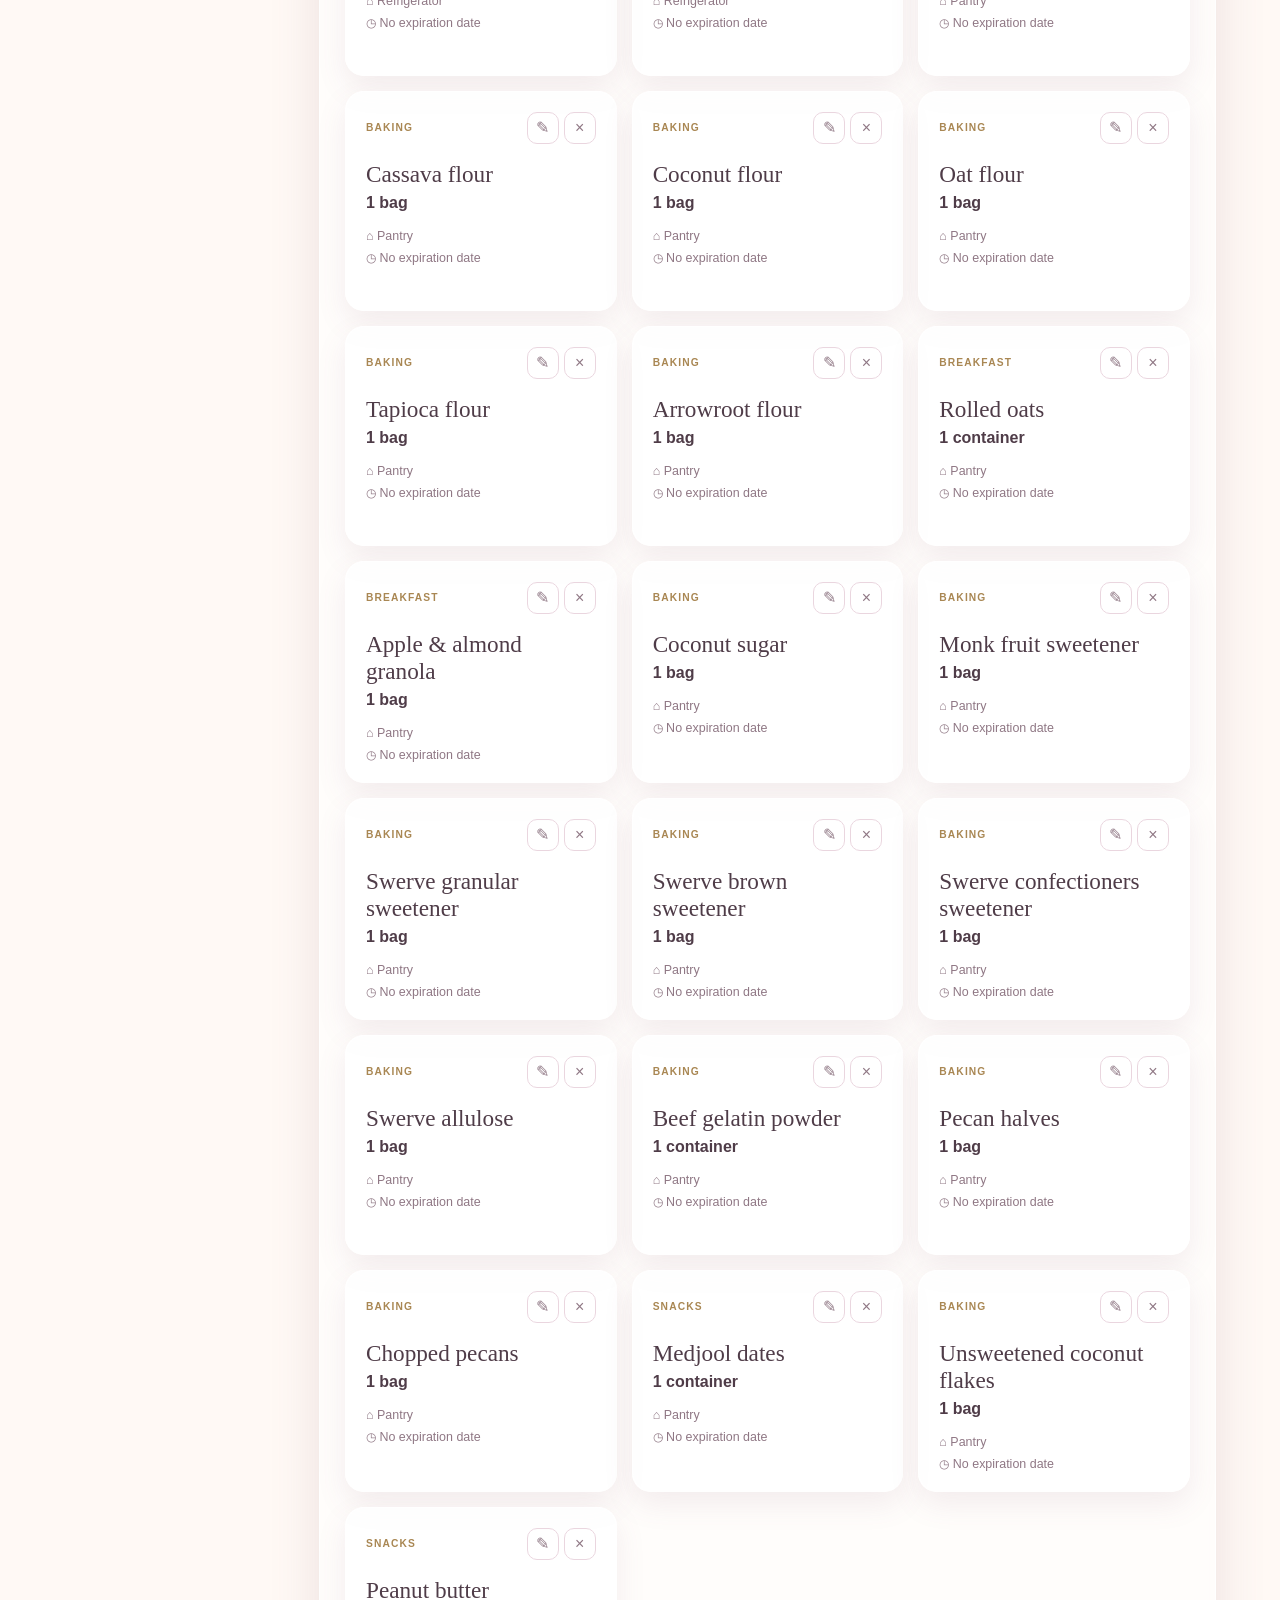
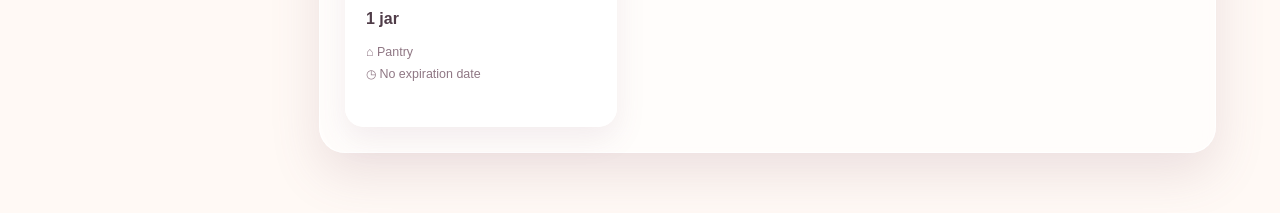
<file: pages/pantry.html>
<!doctype html>
<html lang="en">
<head>
  <meta charset="utf-8">
  <meta name="viewport" content="width=device-width, initial-scale=1">
  <title>Pantry | kOS 2.0</title>
  <style>
    :root{--pink:#f8dce8;--pink2:#f2c8da;--mint:#d9eee7;--lav:#e9def8;--cream:#fff9f5;--rose:#d88faa;--gold:#d7b069;--ink:#4f3c48;--muted:#8f7784;--line:#ead6df;--white:rgba(255,255,255,.76);--shadow:0 20px 50px rgba(137,91,113,.16)}
    *{box-sizing:border-box}html{background:var(--cream)}body{margin:0;min-height:100vh;color:var(--ink);font-family:Inter,-apple-system,BlinkMacSystemFont,"Segoe UI",sans-serif;background:radial-gradient(circle at 10% 5%,rgba(248,220,232,.92),transparent 31%),radial-gradient(circle at 90% 10%,rgba(217,238,231,.7),transparent 27%),var(--cream)}
    button,input,select{font:inherit;color:inherit}button{cursor:pointer}.app-shell{display:grid;grid-template-columns:255px minmax(0,1fr);min-height:100vh}.sidebar{position:sticky;top:0;height:100vh;display:flex;flex-direction:column;padding:42px 24px 24px;background:rgba(255,249,245,.72);border-right:1px solid rgba(234,214,223,.85);backdrop-filter:blur(18px);z-index:30}.brand{text-decoration:none;color:inherit;padding:0 13px 35px}.brand-name{display:block;font-family:Georgia,serif;font-size:2.25rem;letter-spacing:-.06em}.brand-tagline{display:block;margin-top:5px;color:var(--muted);font-size:.68rem}.main-navigation{display:grid;gap:7px}.nav-link{display:flex;align-items:center;gap:13px;padding:12px 14px;color:var(--muted);text-decoration:none;border-radius:13px;font-size:.88rem;font-weight:600}.nav-link:hover,.nav-link.active{color:var(--ink);background:linear-gradient(135deg,rgba(248,220,232,.88),rgba(233,222,248,.7))}.nav-icon{width:21px;text-align:center}.settings-link{margin-top:auto}.main-content{width:100%;max-width:1500px;padding:0 5vw 60px}.topbar{min-height:78px;display:flex;align-items:center;justify-content:flex-end;border-bottom:1px solid rgba(234,214,223,.75)}.today-label{margin:0;color:var(--muted);font-family:Georgia,serif;font-size:.9rem}.menu-button{display:none;width:42px;height:42px;border:1px solid var(--line);border-radius:13px;background:var(--white)}
    .page-heading{display:flex;align-items:flex-end;justify-content:space-between;gap:28px;padding:52px 0 32px}.heading-actions{display:flex;flex-wrap:wrap;gap:10px}.eyebrow,.section-kicker{margin:0 0 9px;color:#a98753;font-size:.68rem;font-weight:800;letter-spacing:.17em;text-transform:uppercase}.page-heading h1{margin:0;font-family:Georgia,serif;font-size:clamp(3rem,5vw,4.6rem);font-weight:400;letter-spacing:-.055em;line-height:1}.page-description{max-width:580px;margin:16px 0 0;color:var(--muted);line-height:1.6}.primary-button,.secondary-button,.cancel-button{min-height:46px;padding:11px 19px;border-radius:14px;font-weight:750;border:1px solid rgba(216,143,170,.2)}.primary-button{display:inline-flex;align-items:center;justify-content:center;gap:8px;background:linear-gradient(135deg,var(--pink2),var(--lav));box-shadow:0 10px 25px rgba(137,91,113,.12)}.secondary-button{background:rgba(255,255,255,.82);border-color:var(--line)}.cancel-button{background:transparent;border-color:var(--line);color:var(--muted)}
    .pantry-summary{display:grid;grid-template-columns:repeat(4,minmax(0,1fr));gap:15px;margin-bottom:25px}.summary-card{display:flex;align-items:center;gap:16px;min-height:112px;padding:20px;background:var(--white);border:1px solid rgba(255,255,255,.92);border-radius:21px;box-shadow:var(--shadow);backdrop-filter:blur(10px)}.summary-icon{display:grid;place-items:center;width:44px;height:44px;flex:0 0 44px;background:var(--mint);border-radius:14px;color:#9d7d48;font-weight:800}.low-stock-summary .summary-icon{background:var(--pink)}.expiring-summary .summary-icon{background:var(--lav)}.summary-label{display:block;margin-bottom:5px;color:var(--muted);font-size:.66rem;font-weight:800;letter-spacing:.09em;text-transform:uppercase}.summary-number{font-family:Georgia,serif;font-size:1.85rem;font-weight:400;line-height:1}
    .inventory-section{padding:25px;background:rgba(255,255,255,.6);border:1px solid rgba(255,255,255,.9);border-radius:26px;box-shadow:var(--shadow);backdrop-filter:blur(12px)}.inventory-toolbar{display:flex;align-items:center;justify-content:space-between;gap:16px;padding-bottom:23px;border-bottom:1px solid var(--line)}.search-field{position:relative;width:min(100%,360px)}.search-field span{position:absolute;left:15px;top:50%;transform:translateY(-50%);color:var(--muted)}.search-field input,.filter-group select,.form-field input,.form-field select{width:100%;min-height:44px;padding:10px 13px;background:rgba(255,255,255,.86);border:1px solid var(--line);border-radius:13px;outline:none}.search-field input{padding-left:42px}.search-field input:focus,.filter-group select:focus,.form-field input:focus,.form-field select:focus{border-color:var(--gold);box-shadow:0 0 0 4px rgba(215,176,105,.12)}.filter-group{display:flex;flex-wrap:wrap;gap:9px}.inventory-header{display:flex;align-items:flex-end;justify-content:space-between;padding:28px 2px 21px}.inventory-header h2{margin:0;font-family:Georgia,serif;font-size:1.8rem;font-weight:400}.inventory-count{margin:0;color:var(--muted);font-size:.82rem}.inventory-grid{display:grid;grid-template-columns:repeat(3,minmax(0,1fr));gap:15px}.empty-state{grid-column:1/-1;display:flex;min-height:300px;align-items:center;justify-content:center;flex-direction:column;padding:35px;text-align:center;background:radial-gradient(circle,rgba(248,220,232,.42),transparent 48%),rgba(255,255,255,.45);border:1px dashed rgba(180,145,160,.42);border-radius:21px}.empty-state[hidden]{display:none}.empty-state-icon{display:grid;place-items:center;width:62px;height:62px;margin-bottom:18px;background:linear-gradient(135deg,var(--mint),var(--lav));border-radius:20px;color:#a98753;font-size:1.6rem}.empty-state h3{margin:0;font-family:Georgia,serif;font-size:1.5rem;font-weight:400}.empty-state p{margin:10px 0 20px;color:var(--muted)}
    .pantry-item-card{position:relative;min-height:220px;padding:20px;background:rgba(255,255,255,.82);border:1px solid rgba(255,255,255,.95);border-radius:19px;box-shadow:0 12px 30px rgba(137,91,113,.1)}.pantry-item-card.low-stock-item{border-color:rgba(216,143,170,.5)}.item-card-top{display:flex;align-items:center;justify-content:space-between;gap:10px}.item-category{color:#a98753;font-size:.64rem;font-weight:800;letter-spacing:.11em;text-transform:uppercase}.item-actions{display:flex;gap:5px}.icon-button{display:grid;place-items:center;width:32px;height:32px;padding:0;border:1px solid var(--line);border-radius:10px;background:rgba(255,255,255,.75);color:var(--muted)}.icon-button:hover{color:var(--ink);background:var(--pink)}.pantry-item-card h3{margin:17px 0 6px;font-family:Georgia,serif;font-size:1.45rem;font-weight:400}.item-quantity{margin:0 0 17px;font-weight:750}.item-details{display:grid;gap:7px;color:var(--muted);font-size:.78rem}.item-statuses{display:flex;flex-wrap:wrap;gap:6px;margin-top:16px}.item-status{padding:6px 9px;border-radius:999px;font-size:.65rem;font-weight:800}.low-status{background:var(--pink)}.expiring-status{background:var(--lav)}
    .modal-backdrop{position:fixed;inset:0;z-index:100;display:grid;place-items:center;padding:22px;background:rgba(64,48,57,.38);backdrop-filter:blur(8px)}.modal-backdrop[hidden]{display:none}.modal-card{width:min(100%,700px);max-height:calc(100vh - 44px);overflow:auto;padding:29px;background:radial-gradient(circle at top right,rgba(233,222,248,.75),transparent 38%),#fffaf7;border:1px solid #fff;border-radius:27px;box-shadow:0 30px 80px rgba(80,55,68,.28)}.modal-header{display:flex;align-items:flex-start;justify-content:space-between;gap:20px;margin-bottom:25px;padding-bottom:18px;border-bottom:1px solid var(--line)}.modal-header h2{margin:0;font-family:Georgia,serif;font-size:2rem;font-weight:400}.modal-close-button{display:grid;place-items:center;width:42px;height:42px;padding:0;background:rgba(255,255,255,.76);border:1px solid var(--line);border-radius:13px;color:var(--muted);font-size:1.55rem}.form-grid{display:grid;grid-template-columns:1fr 1fr;gap:18px}.form-field{display:flex;flex-direction:column;gap:7px}.form-field-wide{grid-column:1/-1}.form-field>span{font-size:.76rem;font-weight:800}.form-field small{color:var(--muted);font-size:.7rem;line-height:1.4}.form-actions{display:flex;justify-content:flex-end;gap:11px;margin-top:27px;padding-top:20px;border-top:1px solid var(--line)}
    .toast{position:fixed;right:24px;bottom:24px;z-index:120;padding:13px 18px;background:var(--ink);color:#fff;border-radius:13px;box-shadow:var(--shadow);font-size:.85rem}.toast[hidden]{display:none}
    .scanner-card{width:min(100%,620px)}.scanner-stage{position:relative;display:grid;place-items:center;min-height:260px;overflow:hidden;background:#2e252a;border-radius:20px}.scanner-stage video{display:block;width:100%;max-height:52vh;object-fit:cover}.scanner-frame{position:absolute;width:min(72%,360px);aspect-ratio:1.7;border:3px solid #fff;border-radius:18px;box-shadow:0 0 0 999px rgba(35,25,30,.32);pointer-events:none}.scanner-help{margin:15px 0 0;color:var(--muted);font-size:.8rem;line-height:1.55;text-align:center}.scanner-manual{display:flex;gap:9px;margin-top:16px}.scanner-manual input{flex:1;min-width:0;min-height:44px;padding:10px 13px;background:#fff;border:1px solid var(--line);border-radius:13px}.scanner-actions{display:flex;justify-content:center;gap:9px;margin-top:12px}.scanner-status{min-height:20px;margin:13px 0 0;color:var(--muted);font-size:.78rem;text-align:center}
    .recipe-maker{margin-bottom:25px;padding:25px;background:linear-gradient(135deg,rgba(248,220,232,.72),rgba(217,238,231,.62),rgba(233,222,248,.68));border:1px solid rgba(255,255,255,.95);border-radius:26px;box-shadow:var(--shadow)}.recipe-maker-inner{display:flex;align-items:center;justify-content:space-between;gap:24px}.recipe-maker-copy{display:flex;align-items:center;gap:18px}.recipe-maker-icon{display:grid;place-items:center;width:58px;height:58px;flex:0 0 58px;background:rgba(255,255,255,.8);border-radius:19px;font-size:1.45rem}.recipe-maker h2{margin:3px 0 7px;font-family:Georgia,serif;font-size:1.75rem;font-weight:400}.recipe-maker p{margin:0;color:var(--muted);line-height:1.5}.generator-modal{width:min(100%,980px)}.generator-options{display:grid;grid-template-columns:repeat(4,1fr);gap:13px;padding-bottom:22px;border-bottom:1px solid var(--line)}.toggle-field{flex-direction:row;align-items:center;padding-top:25px}.toggle-field input{width:18px;height:18px;accent-color:var(--rose)}.generator-actions{display:flex;align-items:center;justify-content:space-between;gap:14px;margin:20px 0}.generator-status{margin:0;color:var(--muted);font-size:.8rem}.suggestion-grid{display:grid;grid-template-columns:repeat(3,minmax(0,1fr));gap:14px}.suggestion-card{display:flex;flex-direction:column;min-height:355px;padding:19px;background:rgba(255,255,255,.78);border:1px solid #fff;border-radius:19px;box-shadow:0 12px 28px rgba(137,91,113,.1)}.suggestion-top{display:flex;align-items:flex-start;justify-content:space-between;gap:10px}.match-badge{padding:6px 9px;background:var(--mint);border-radius:999px;color:#53766d;font-size:.62rem;font-weight:850}.suggestion-card h3{margin:13px 0 6px;font-family:Georgia,serif;font-size:1.35rem;font-weight:400}.suggestion-meta{margin:0 0 14px;color:var(--muted);font-size:.72rem}.ingredient-heading{margin:9px 0 6px;font-size:.66rem;letter-spacing:.08em;text-transform:uppercase}.ingredient-chips{display:flex;flex-wrap:wrap;gap:5px}.ingredient-chip{padding:5px 7px;background:var(--mint);border-radius:8px;font-size:.65rem}.ingredient-chip.missing{background:var(--pink);color:#9b5771}.suggestion-reason{margin:13px 0;color:var(--muted);font-size:.73rem;line-height:1.45}.suggestion-buttons{display:grid;grid-template-columns:1fr 1fr;gap:8px;margin-top:auto}.suggestion-buttons button{min-height:39px;padding:8px;border-radius:11px;font-size:.7rem;font-weight:800}.no-suggestions{grid-column:1/-1;padding:35px;text-align:center;color:var(--muted)}
    @media(max-width:1100px){.pantry-summary{grid-template-columns:repeat(2,1fr)}.inventory-toolbar{align-items:stretch;flex-direction:column}.search-field{width:100%}.inventory-grid{grid-template-columns:repeat(2,1fr)}.suggestion-grid{grid-template-columns:repeat(2,1fr)}.generator-options{grid-template-columns:repeat(2,1fr)}}
    @media(max-width:760px){.app-shell{display:block}.sidebar{position:fixed;inset:0 auto 0 0;width:min(82vw,280px);height:100vh;transform:translateX(-105%);transition:transform .2s ease;box-shadow:var(--shadow)}body.navigation-open .sidebar{transform:translateX(0)}body.navigation-open:after{content:"";position:fixed;inset:0;z-index:20;background:rgba(64,48,57,.25)}.main-content{padding:0 20px 45px}.topbar{justify-content:space-between}.menu-button{display:grid;place-items:center}.page-heading{align-items:stretch;flex-direction:column;padding:38px 0 28px}.heading-actions{display:grid;grid-template-columns:1fr 1fr}.heading-actions button{width:100%}.pantry-summary,.inventory-grid,.suggestion-grid,.generator-options{grid-template-columns:1fr}.filter-group{display:grid}.inventory-section{padding:18px}.form-grid{grid-template-columns:1fr}.form-field-wide{grid-column:auto}.modal-backdrop{padding:10px;place-items:start center}.modal-card{max-height:calc(100vh - 20px);padding:22px 18px}.form-actions{flex-direction:column-reverse}.form-actions button{width:100%}.recipe-maker-inner,.recipe-maker-copy{align-items:stretch;flex-direction:column}.recipe-maker-inner .primary-button{width:100%}.toggle-field{padding-top:0}.generator-actions{align-items:stretch;flex-direction:column}.generator-actions button{width:100%}.scanner-manual{flex-direction:column}}
    @media(prefers-reduced-motion:reduce){*{scroll-behavior:auto!important;transition:none!important}}
  </style>
</head>
<body>
  <div class="app-shell">
    <aside class="sidebar" id="sidebar">
      <a class="brand" href="../index.html" aria-label="kOS home"><span class="brand-name">kOS</span><span class="brand-tagline">Your life, beautifully organized</span></a>
      <nav class="main-navigation" aria-label="Main navigation">
        <a class="nav-link" href="../index.html"><span class="nav-icon">⌂</span><span>Dashboard</span></a>
        <a class="nav-link" href="calendar.html"><span class="nav-icon">▦</span><span>Calendar</span></a>
        <a class="nav-link active" href="pantry.html"><span class="nav-icon">◇</span><span>Pantry</span></a>
        <a class="nav-link" href="recipes.html"><span class="nav-icon">♡</span><span>Recipes</span></a>
        <a class="nav-link" href="grocery-list.html"><span class="nav-icon">✓</span><span>Grocery List</span></a>
        <a class="nav-link" href="meal-planner.html"><span class="nav-icon">□</span><span>Meal Planner</span></a>
        <a class="nav-link" href="household.html"><span class="nav-icon">⌂</span><span>Household</span></a>
        <a class="nav-link" href="closet-outfits.html"><span class="nav-icon">♢</span><span>Closet &amp; Outfits</span></a>
        <a class="nav-link" href="notes.html"><span class="nav-icon">✎</span><span>Notes</span></a>
      </nav>
      <a class="nav-link settings-link" href="settings.html"><span class="nav-icon">⚙</span><span>Settings</span></a>
    </aside>

    <main class="main-content">
      <header class="topbar">
        <button class="menu-button" id="menuButton" type="button" aria-label="Open navigation" aria-expanded="false">☰</button>
        <p class="today-label" id="todayLabel"></p>
      </header>
      <section class="page-heading">
        <div><p class="eyebrow">Kitchen inventory</p><h1>My Pantry</h1><p class="page-description">Keep track of what you have, where it lives, and what needs attention.</p></div>
        <div class="heading-actions"><button class="secondary-button" id="scanBarcodeButton" type="button"><span aria-hidden="true">▥</span> Scan barcode</button><button class="primary-button" id="addItemButton" type="button"><span aria-hidden="true">＋</span>Add item</button></div>
      </section>
      <section class="pantry-summary" aria-label="Pantry summary">
        <article class="summary-card"><span class="summary-icon">◇</span><div><span class="summary-label">Total items</span><strong class="summary-number" id="totalItems">0</strong></div></article>
        <article class="summary-card low-stock-summary"><span class="summary-icon">!</span><div><span class="summary-label">Running low</span><strong class="summary-number" id="lowStockItems">0</strong></div></article>
        <article class="summary-card expiring-summary"><span class="summary-icon">◷</span><div><span class="summary-label">Expiring soon</span><strong class="summary-number" id="expiringItems">0</strong></div></article>
        <article class="summary-card"><span class="summary-icon">⌂</span><div><span class="summary-label">Storage areas</span><strong class="summary-number" id="storageAreas">0</strong></div></article>
      </section>
      <section class="recipe-maker" aria-labelledby="recipeMakerTitle">
        <div class="recipe-maker-inner">
          <div class="recipe-maker-copy"><span class="recipe-maker-icon" aria-hidden="true">✦</span><div><p class="section-kicker">Smart kitchen</p><h2 id="recipeMakerTitle">What can I make?</h2><p>Turn what is already in your pantry into practical recipe ideas.</p></div></div>
          <button class="primary-button" id="openRecipeMaker" type="button">✦ Generate recipes</button>
        </div>
      </section>
      <section class="inventory-section">
        <div class="inventory-toolbar">
          <label class="search-field"><span aria-hidden="true">⌕</span><input id="pantrySearch" type="search" placeholder="Search your pantry..." aria-label="Search pantry" autocomplete="off"></label>
          <div class="filter-group">
            <select id="categoryFilter" aria-label="Filter by category"><option value="all">All categories</option></select>
            <select id="locationFilter" aria-label="Filter by storage location"><option value="all">All locations</option></select>
            <select id="statusFilter" aria-label="Filter by status"><option value="all">All items</option><option value="low">Running low</option><option value="expiring">Expiring soon</option></select>
          </div>
        </div>
        <div class="inventory-header"><div><p class="section-kicker">Inventory</p><h2>Everything in its place</h2></div><p class="inventory-count" id="inventoryCount">0 items</p></div>
        <div class="inventory-grid" id="inventoryGrid">
          <div class="empty-state" id="emptyPantryState"><span class="empty-state-icon" aria-hidden="true">◇</span><h3>Your pantry is ready</h3><p>Add your first item to begin organizing your kitchen inventory.</p><button class="secondary-button" id="emptyStateAddButton" type="button">Add your first item</button></div>
        </div>
      </section>
    </main>
  </div>

  <div class="modal-backdrop" id="itemModal" role="dialog" aria-modal="true" aria-labelledby="itemModalTitle" hidden>
    <div class="modal-card">
      <div class="modal-header"><div><p class="section-kicker">Pantry inventory</p><h2 id="itemModalTitle">Add an item</h2></div><button class="modal-close-button" id="closeItemModal" type="button" aria-label="Close form">×</button></div>
      <form id="pantryItemForm">
        <input id="itemId" type="hidden">
        <div class="form-grid">
          <label class="form-field form-field-wide"><span>Item name</span><input id="itemName" type="text" placeholder="Example: Jasmine rice" autocomplete="off" required></label>
          <label class="form-field"><span>Category</span><select id="itemCategory" required><option value="">Choose a category</option><option>Baking</option><option>Beverages</option><option>Breakfast</option><option>Canned Goods</option><option>Condiments</option><option>Dairy</option><option>Frozen</option><option>Grains &amp; Pasta</option><option>Meat &amp; Seafood</option><option>Produce</option><option>Snacks</option><option>Spices</option><option>Other</option></select></label>
          <label class="form-field"><span>Storage location</span><select id="itemLocation" required><option value="">Choose a location</option><option>Pantry</option><option>Refrigerator</option><option>Freezer</option><option>Spice Cabinet</option><option>Beverage Area</option><option>Other</option></select></label>
          <label class="form-field"><span>Quantity</span><input id="itemQuantity" type="number" min="0" step="0.01" value="1" required></label>
          <label class="form-field"><span>Unit</span><select id="itemUnit" required><option value="item">Item</option><option value="box">Box</option><option value="bag">Bag</option><option value="bottle">Bottle</option><option value="can">Can</option><option value="container">Container</option><option value="jar">Jar</option><option value="package">Package</option><option value="pound">Pound</option><option value="ounce">Ounce</option></select></label>
          <label class="form-field"><span>Low-stock level</span><input id="itemLowStock" type="number" min="0" step="0.01" value="1" required><small>You’ll be alerted when the quantity reaches this number.</small></label>
          <label class="form-field"><span>Expiration date</span><input id="itemExpiration" type="date"><small>Optional</small></label>
          <label class="form-field form-field-wide"><span>Barcode</span><input id="itemBarcode" type="text" inputmode="numeric" placeholder="Optional"><small>Filled automatically when you scan a product.</small></label>
        </div>
        <div class="form-actions"><button class="cancel-button" id="cancelItemButton" type="button">Cancel</button><button class="primary-button" type="submit">Save item</button></div>
      </form>
    </div>
  </div>
  <div class="modal-backdrop" id="recipeMakerModal" role="dialog" aria-modal="true" aria-labelledby="generatorTitle" hidden>
    <div class="modal-card generator-modal">
      <div class="modal-header"><div><p class="section-kicker">Smart kitchen</p><h2 id="generatorTitle">Recipe ideas from your pantry</h2></div><button class="modal-close-button" id="closeRecipeMaker" type="button" aria-label="Close recipe maker">×</button></div>
      <div class="generator-options">
        <label class="form-field"><span>Meal</span><select id="generatorMeal"><option value="all">Any meal</option><option>Breakfast</option><option>Lunch</option><option>Dinner</option><option>Snack</option><option>Dessert</option></select></label>
        <label class="form-field"><span>Maximum time</span><select id="generatorTime"><option value="999">Any amount of time</option><option value="15">15 minutes</option><option value="30" selected>30 minutes</option><option value="45">45 minutes</option><option value="60">60 minutes</option></select></label>
        <label class="form-field"><span>Servings</span><select id="generatorServings"><option value="2">2 servings</option><option value="4" selected>4 servings</option><option value="6">6 servings</option></select></label>
        <label class="form-field toggle-field"><input id="prioritizeExpiring" type="checkbox" checked><span>Prioritize expiring items</span></label>
      </div>
      <div class="generator-actions"><p class="generator-status" id="generatorStatus">Suggestions are matched against your current pantry.</p><button class="primary-button" id="generateRecipeIdeas" type="button">✦ Find my best matches</button></div>
      <div class="suggestion-grid" id="suggestionGrid"><div class="no-suggestions">Choose your preferences, then generate recipe ideas.</div></div>
    </div>
  </div>
  <div class="modal-backdrop" id="barcodeModal" role="dialog" aria-modal="true" aria-labelledby="barcodeModalTitle" hidden>
    <div class="modal-card scanner-card">
      <div class="modal-header"><div><p class="section-kicker">Quick add</p><h2 id="barcodeModalTitle">Scan a barcode</h2></div><button class="modal-close-button" id="closeBarcodeModal" type="button" aria-label="Close barcode scanner">×</button></div>
      <div class="scanner-stage" id="scannerStage"><video id="barcodeVideo" playsinline muted></video><div class="scanner-frame" aria-hidden="true"></div></div>
      <p class="scanner-help">Point your phone camera at the product barcode. On a computer without camera access, upload a clear barcode photo or type the number below.</p>
      <div class="scanner-actions"><button class="secondary-button" id="uploadBarcodeImage" type="button">Upload barcode photo</button><input id="barcodeImageInput" type="file" accept="image/*" capture="environment" hidden></div>
      <div class="scanner-manual"><input id="manualBarcode" type="text" inputmode="numeric" placeholder="Enter barcode number" aria-label="Barcode number"><button class="primary-button" id="useManualBarcode" type="button">Use barcode</button></div>
      <p class="scanner-status" id="barcodeStatus" role="status"></p>
    </div>
  </div>
  <div class="toast" id="toast" role="status" hidden></div>

  <script>
    "use strict";
    const $=id=>document.getElementById(id),storageKey="kos-pantry-items-v2";
    const els={today:$("todayLabel"),menu:$("menuButton"),modal:$("itemModal"),form:$("pantryItemForm"),title:$("itemModalTitle"),grid:$("inventoryGrid"),empty:$("emptyPantryState"),search:$("pantrySearch"),category:$("categoryFilter"),location:$("locationFilter"),status:$("statusFilter"),count:$("inventoryCount"),total:$("totalItems"),low:$("lowStockItems"),expiring:$("expiringItems"),areas:$("storageAreas"),toast:$("toast")};
    const masterPantryItems=[{"id":"ITEM001","name":"Angus beef burger patties","category":"Meat & Seafood","location":"Freezer","quantity":"1","unit":"package","lowStock":"0","expiration":""},{"id":"ITEM002","name":"Boneless pork chops","category":"Meat & Seafood","location":"Freezer","quantity":"1","unit":"package","lowStock":"0","expiration":""},{"id":"ITEM003","name":"Ground pork","category":"Meat & Seafood","location":"Freezer","quantity":"1","unit":"package","lowStock":"0","expiration":""},{"id":"ITEM004","name":"Brussels sprouts","category":"Frozen","location":"Freezer","quantity":"1","unit":"bag","lowStock":"0","expiration":""},{"id":"ITEM005","name":"Mixed vegetables","category":"Frozen","location":"Freezer","quantity":"1","unit":"bag","lowStock":"0","expiration":""},{"id":"ITEM006","name":"Garlic toast","category":"Bread","location":"Freezer","quantity":"1","unit":"box","lowStock":"0","expiration":""},{"id":"ITEM007","name":"Bacon, egg & cheese breakfast sandwiches","category":"Frozen","location":"Freezer","quantity":"1","unit":"box","lowStock":"0","expiration":""},{"id":"ITEM008","name":"Protein smoothie bowls","category":"Breakfast","location":"Freezer","quantity":"1","unit":"package","lowStock":"0","expiration":""},{"id":"ITEM009","name":"Frozen prepared meals","category":"Frozen","location":"Freezer","quantity":"1","unit":"item","lowStock":"0","expiration":""},{"id":"ITEM010","name":"Kraft macaroni & cheese","category":"Grains & Pasta","location":"Pantry","quantity":"1","unit":"box","lowStock":"0","expiration":""},{"id":"ITEM011","name":"Jasmine rice","category":"Grains & Pasta","location":"Pantry","quantity":"1","unit":"box","lowStock":"0","expiration":""},{"id":"ITEM012","name":"Zatarain's jambalaya mix","category":"Grains & Pasta","location":"Pantry","quantity":"1","unit":"box","lowStock":"0","expiration":""},{"id":"ITEM013","name":"Stuffing mix","category":"Grains & Pasta","location":"Pantry","quantity":"1","unit":"box","lowStock":"0","expiration":""},{"id":"ITEM014","name":"Ritz crackers","category":"Snacks","location":"Pantry","quantity":"1","unit":"box","lowStock":"0","expiration":""},{"id":"ITEM015","name":"Movie theater popcorn","category":"Snacks","location":"Pantry","quantity":"1","unit":"box","lowStock":"0","expiration":""},{"id":"ITEM016","name":"Buldak spicy ramen","category":"Grains & Pasta","location":"Pantry","quantity":"1","unit":"package","lowStock":"0","expiration":""},{"id":"ITEM017","name":"Protein bars","category":"Snacks","location":"Pantry","quantity":"1","unit":"item","lowStock":"0","expiration":""},{"id":"ITEM018","name":"Tomato sauce","category":"Canned Goods","location":"Pantry","quantity":"1","unit":"can","lowStock":"0","expiration":""},{"id":"ITEM019","name":"Tomato soup","category":"Canned Goods","location":"Pantry","quantity":"1","unit":"can","lowStock":"0","expiration":""},{"id":"ITEM020","name":"Cream of chicken soup","category":"Canned Goods","location":"Pantry","quantity":"1","unit":"can","lowStock":"0","expiration":""},{"id":"ITEM021","name":"Sweet corn","category":"Canned Goods","location":"Pantry","quantity":"1","unit":"can","lowStock":"0","expiration":""},{"id":"ITEM022","name":"Sliced carrots","category":"Canned Goods","location":"Pantry","quantity":"1","unit":"can","lowStock":"0","expiration":""},{"id":"ITEM023","name":"Pumpkin puree","category":"Canned Goods","location":"Pantry","quantity":"3","unit":"can","lowStock":"0","expiration":""},{"id":"ITEM024","name":"Coconut milk","category":"Canned Goods","location":"Pantry","quantity":"1","unit":"can","lowStock":"0","expiration":""},{"id":"ITEM025","name":"Cream of coconut","category":"Canned Goods","location":"Pantry","quantity":"1","unit":"can","lowStock":"0","expiration":""},{"id":"ITEM026","name":"Sweetened condensed milk","category":"Canned Goods","location":"Pantry","quantity":"1","unit":"can","lowStock":"0","expiration":""},{"id":"ITEM027","name":"Capers","category":"Condiments","location":"Refrigerator","quantity":"1","unit":"jar","lowStock":"0","expiration":""},{"id":"ITEM028","name":"Mayonnaise","category":"Condiments","location":"Refrigerator","quantity":"1","unit":"jar","lowStock":"0","expiration":""},{"id":"ITEM029","name":"Olive oil mayonnaise","category":"Condiments","location":"Refrigerator","quantity":"1","unit":"jar","lowStock":"0","expiration":""},{"id":"ITEM030","name":"Ranch dressing","category":"Condiments","location":"Refrigerator","quantity":"1","unit":"bottle","lowStock":"0","expiration":""},{"id":"ITEM031","name":"Dijon mustard","category":"Condiments","location":"Refrigerator","quantity":"1","unit":"bottle","lowStock":"0","expiration":""},{"id":"ITEM032","name":"Yellow mustard","category":"Condiments","location":"Refrigerator","quantity":"1","unit":"bottle","lowStock":"0","expiration":""},{"id":"ITEM033","name":"Ketchup","category":"Condiments","location":"Refrigerator","quantity":"1","unit":"bottle","lowStock":"0","expiration":""},{"id":"ITEM034","name":"Worcestershire sauce","category":"Condiments","location":"Refrigerator","quantity":"1","unit":"bottle","lowStock":"0","expiration":""},{"id":"ITEM035","name":"Soy sauce","category":"Condiments","location":"Pantry","quantity":"1","unit":"bottle","lowStock":"0","expiration":""},{"id":"ITEM036","name":"Sesame oil","category":"Condiments","location":"Pantry","quantity":"1","unit":"bottle","lowStock":"0","expiration":""},{"id":"ITEM037","name":"Sweet chili sauce","category":"Condiments","location":"Refrigerator","quantity":"1","unit":"bottle","lowStock":"0","expiration":""},{"id":"ITEM038","name":"Honey BBQ sauce","category":"Condiments","location":"Pantry","quantity":"1","unit":"bottle","lowStock":"0","expiration":""},{"id":"ITEM039","name":"Balsamic vinegar","category":"Condiments","location":"Pantry","quantity":"1","unit":"bottle","lowStock":"0","expiration":""},{"id":"ITEM040","name":"Balsamic glaze","category":"Condiments","location":"Pantry","quantity":"1","unit":"bottle","lowStock":"0","expiration":""},{"id":"ITEM041","name":"Greek vinaigrette","category":"Condiments","location":"Refrigerator","quantity":"1","unit":"bottle","lowStock":"0","expiration":""},{"id":"ITEM042","name":"Bread dipping oil","category":"Condiments","location":"Pantry","quantity":"1","unit":"bottle","lowStock":"0","expiration":""},{"id":"ITEM043","name":"Malt vinegar","category":"Condiments","location":"Pantry","quantity":"1","unit":"bottle","lowStock":"0","expiration":""},{"id":"ITEM044","name":"Lemon juice","category":"Condiments","location":"Refrigerator","quantity":"1","unit":"bottle","lowStock":"0","expiration":""},{"id":"ITEM045","name":"Tabasco","category":"Condiments","location":"Pantry","quantity":"1","unit":"bottle","lowStock":"0","expiration":""},{"id":"ITEM046","name":"Creamy tomatillo salsa","category":"Condiments","location":"Refrigerator","quantity":"1","unit":"jar","lowStock":"0","expiration":""},{"id":"ITEM047","name":"Jalapeños","category":"Condiments","location":"Refrigerator","quantity":"1","unit":"jar","lowStock":"0","expiration":""},{"id":"ITEM048","name":"Pepperoncini","category":"Condiments","location":"Refrigerator","quantity":"1","unit":"jar","lowStock":"0","expiration":""},{"id":"ITEM049","name":"Pickle juice/pickles","category":"Condiments","location":"Refrigerator","quantity":"1","unit":"jar","lowStock":"0","expiration":""},{"id":"ITEM050","name":"Minced garlic","category":"Condiments","location":"Refrigerator","quantity":"1","unit":"jar","lowStock":"0","expiration":""},{"id":"ITEM051","name":"Almond flour","category":"Baking","location":"Pantry","quantity":"1","unit":"bag","lowStock":"0","expiration":""},{"id":"ITEM052","name":"Cassava flour","category":"Baking","location":"Pantry","quantity":"1","unit":"bag","lowStock":"0","expiration":""},{"id":"ITEM053","name":"Coconut flour","category":"Baking","location":"Pantry","quantity":"1","unit":"bag","lowStock":"0","expiration":""},{"id":"ITEM054","name":"Oat flour","category":"Baking","location":"Pantry","quantity":"1","unit":"bag","lowStock":"0","expiration":""},{"id":"ITEM055","name":"Tapioca flour","category":"Baking","location":"Pantry","quantity":"1","unit":"bag","lowStock":"0","expiration":""},{"id":"ITEM056","name":"Arrowroot flour","category":"Baking","location":"Pantry","quantity":"1","unit":"bag","lowStock":"0","expiration":""},{"id":"ITEM057","name":"Rolled oats","category":"Breakfast","location":"Pantry","quantity":"1","unit":"container","lowStock":"0","expiration":""},{"id":"ITEM058","name":"Apple & almond granola","category":"Breakfast","location":"Pantry","quantity":"1","unit":"bag","lowStock":"0","expiration":""},{"id":"ITEM059","name":"Coconut sugar","category":"Baking","location":"Pantry","quantity":"1","unit":"bag","lowStock":"0","expiration":""},{"id":"ITEM060","name":"Monk fruit sweetener","category":"Baking","location":"Pantry","quantity":"1","unit":"bag","lowStock":"0","expiration":""},{"id":"ITEM061","name":"Swerve granular sweetener","category":"Baking","location":"Pantry","quantity":"1","unit":"bag","lowStock":"0","expiration":""},{"id":"ITEM062","name":"Swerve brown sweetener","category":"Baking","location":"Pantry","quantity":"1","unit":"bag","lowStock":"0","expiration":""},{"id":"ITEM063","name":"Swerve confectioners sweetener","category":"Baking","location":"Pantry","quantity":"1","unit":"bag","lowStock":"0","expiration":""},{"id":"ITEM064","name":"Swerve allulose","category":"Baking","location":"Pantry","quantity":"1","unit":"bag","lowStock":"0","expiration":""},{"id":"ITEM065","name":"Beef gelatin powder","category":"Baking","location":"Pantry","quantity":"1","unit":"container","lowStock":"0","expiration":""},{"id":"ITEM066","name":"Pecan halves","category":"Baking","location":"Pantry","quantity":"1","unit":"bag","lowStock":"0","expiration":""},{"id":"ITEM067","name":"Chopped pecans","category":"Baking","location":"Pantry","quantity":"1","unit":"bag","lowStock":"0","expiration":""},{"id":"ITEM068","name":"Medjool dates","category":"Snacks","location":"Pantry","quantity":"1","unit":"container","lowStock":"0","expiration":""},{"id":"ITEM069","name":"Unsweetened coconut flakes","category":"Baking","location":"Pantry","quantity":"1","unit":"bag","lowStock":"0","expiration":""},{"id":"ITEM070","name":"Peanut butter","category":"Snacks","location":"Pantry","quantity":"1","unit":"jar","lowStock":"0","expiration":""}];
    const recipeTemplates=[
      {name:"Sweet Chili Pork Rice Bowls",meal:"Dinner",category:"Bowls",prep:10,cook:20,ingredients:["ground pork","jasmine rice","sweet chili sauce","soy sauce","sesame oil","minced garlic"],instructions:["Cook the jasmine rice according to the package directions.","Brown the ground pork in a skillet and drain any excess fat.","Stir in minced garlic, soy sauce, sweet chili sauce, and a small drizzle of sesame oil.","Spoon the pork over rice and serve hot."]},
      {name:"Garlic Dijon Pork Chops",meal:"Dinner",category:"Main Dish",prep:10,cook:25,ingredients:["boneless pork chops","dijon mustard","minced garlic","lemon juice","mixed vegetables"],instructions:["Pat the pork chops dry and season to taste.","Mix Dijon mustard, minced garlic, and lemon juice, then spread over the chops.","Sear in a skillet over medium heat until browned and cooked through.","Heat the mixed vegetables and serve alongside the pork chops."]},
      {name:"Easy Pork Jambalaya",meal:"Dinner",category:"One-Pot",prep:5,cook:30,ingredients:["ground pork","zatarain's jambalaya mix","sweet corn","tomato sauce"],instructions:["Brown the ground pork in a deep skillet and drain.","Add the jambalaya mix and the water called for on the box.","Stir in sweet corn and a few spoonfuls of tomato sauce.","Cover and simmer until the rice is tender, stirring occasionally."]},
      {name:"Honey BBQ Burger Plates",meal:"Dinner",category:"Main Dish",prep:5,cook:20,ingredients:["angus beef burger patties","honey bbq sauce","yellow mustard","pickle juice/pickles","brussels sprouts"],instructions:["Cook the burger patties in a skillet or on a grill until done to your liking.","Brush with honey BBQ sauce during the final minutes.","Roast or air-fry the Brussels sprouts until crisp.","Serve the burgers with mustard, pickles, and Brussels sprouts."]},
      {name:"Creamy Chicken-Style Vegetable Rice",meal:"Dinner",category:"One-Pot",prep:5,cook:25,ingredients:["jasmine rice","cream of chicken soup","mixed vegetables","minced garlic"],instructions:["Cook the jasmine rice until almost tender.","Stir in cream of chicken soup, mixed vegetables, and minced garlic.","Add a splash of water as needed and simmer until creamy and hot.","Season to taste and serve as a side or simple bowl."]},
      {name:"Spicy Sesame Ramen",meal:"Lunch",category:"Noodles",prep:5,cook:10,ingredients:["buldak spicy ramen","soy sauce","sesame oil","sweet chili sauce","jalapeños"],instructions:["Cook the ramen noodles and reserve a little cooking water.","Mix in the seasoning, soy sauce, sesame oil, and sweet chili sauce.","Add reserved water until glossy.","Top with sliced jalapeños and serve immediately."]},
      {name:"Tomato Soup & Garlic Toast",meal:"Lunch",category:"Soup",prep:5,cook:15,ingredients:["tomato soup","garlic toast","minced garlic","balsamic glaze"],instructions:["Heat the tomato soup with a small spoonful of minced garlic.","Bake the garlic toast according to package directions.","Finish the soup with a light drizzle of balsamic glaze.","Serve the hot soup with garlic toast for dipping."]},
      {name:"Creamy Tomatillo Rice Bowls",meal:"Lunch",category:"Bowls",prep:5,cook:20,ingredients:["jasmine rice","creamy tomatillo salsa","sweet corn","jalapeños"],instructions:["Cook the jasmine rice according to package directions.","Warm the sweet corn and stir it into the rice.","Spoon creamy tomatillo salsa over each bowl.","Top with jalapeños to taste."]},
      {name:"Savory Stuffed Pork Chops",meal:"Dinner",category:"Main Dish",prep:15,cook:35,ingredients:["boneless pork chops","stuffing mix","cream of chicken soup","sliced carrots"],instructions:["Prepare the stuffing mix using the package directions.","Cut a pocket into each pork chop and fill with stuffing.","Place in a baking dish and spoon cream of chicken soup around the chops.","Bake until the pork is cooked through; heat the carrots and serve alongside."]},
      {name:"Peanut Butter Date Oat Bites",meal:"Snack",category:"No-Bake",prep:15,cook:0,ingredients:["rolled oats","peanut butter","medjool dates","unsweetened coconut flakes","chopped pecans"],instructions:["Finely chop or mash the dates.","Mix dates with peanut butter, rolled oats, coconut flakes, and chopped pecans.","Roll into bite-size balls.","Chill for 20 minutes before serving."]},
      {name:"Apple Almond Breakfast Crunch",meal:"Breakfast",category:"Quick",prep:5,cook:0,ingredients:["apple & almond granola","protein smoothie bowls","pecan halves","unsweetened coconut flakes"],instructions:["Prepare the protein smoothie bowl according to its package directions.","Top with apple and almond granola.","Add pecan halves and coconut flakes.","Serve immediately while cold."]},
      {name:"Coconut Pumpkin Breakfast Oats",meal:"Breakfast",category:"Breakfast",prep:5,cook:10,ingredients:["rolled oats","pumpkin puree","coconut milk","coconut sugar","pecan halves"],instructions:["Combine rolled oats and coconut milk in a saucepan.","Stir in pumpkin puree and coconut sugar.","Cook until thick and creamy.","Top with pecan halves before serving."]},
      {name:"No-Bake Coconut Date Bars",meal:"Dessert",category:"No-Bake",prep:20,cook:0,ingredients:["medjool dates","unsweetened coconut flakes","almond flour","peanut butter","pecan halves"],instructions:["Mash or process the dates into a paste.","Mix with almond flour, peanut butter, coconut flakes, and chopped pecans.","Press firmly into a lined dish.","Chill until firm, then slice into bars."]},
      {name:"Pumpkin Pecan Mug Cake",meal:"Dessert",category:"Baking",prep:5,cook:3,ingredients:["pumpkin puree","almond flour","coconut sugar","pecan halves","egg"],instructions:["Mix pumpkin puree, almond flour, coconut sugar, and one egg in a microwave-safe mug.","Fold in chopped pecans.","Microwave in short intervals until the center is set.","Cool briefly before eating."]},
      {name:"Tangy Ritz Tuna Bites",meal:"Snack",category:"Quick",prep:10,cook:0,ingredients:["ritz crackers","mayonnaise","dijon mustard","capers","canned tuna"],instructions:["Mix canned tuna with mayonnaise, Dijon mustard, and chopped capers.","Spoon the mixture onto Ritz crackers.","Add black pepper or a drop of lemon juice if desired.","Serve immediately so the crackers stay crisp."]}
    ];
    let items=loadItems(),lastFocus=null,currentSuggestions=[],barcodeStream=null,barcodeTimer=null;
    importMasterPantryOnce();
    els.today.textContent=new Intl.DateTimeFormat("en-US",{weekday:"long",month:"long",day:"numeric"}).format(new Date());
    function loadItems(){try{const value=localStorage.getItem(storageKey);return value?JSON.parse(value):[]}catch{return[]}}
    function saveItems(){localStorage.setItem(storageKey,JSON.stringify(items))}
    function importMasterPantryOnce(){
      const marker="kos-pantry-master-import-2026-08-02";
      if(localStorage.getItem(marker))return;
      const existingNames=new Set(items.map(item=>String(item.name).trim().toLowerCase()));
      const missing=masterPantryItems.filter(item=>!existingNames.has(item.name.toLowerCase()));
      items=[...items,...missing];
      saveItems();
      localStorage.setItem(marker,"complete");
    }
    function uid(){return globalThis.crypto?.randomUUID?.()||`${Date.now()}-${Math.random().toString(16).slice(2)}`}
    function low(item){return Number(item.quantity)<=Number(item.lowStock)}
    function expiring(item){if(!item.expiration)return false;const now=new Date();now.setHours(0,0,0,0);const limit=new Date(now);limit.setDate(limit.getDate()+14);const date=new Date(`${item.expiration}T12:00:00`);return date>=now&&date<=limit}
    function dateLabel(value){return value?new Intl.DateTimeFormat("en-US",{month:"short",day:"numeric",year:"numeric"}).format(new Date(`${value}T12:00:00`)):"No expiration date"}
    function quantityLabel(item){const qty=Number(item.quantity);return `${qty} ${item.unit}${qty===1?"":"s"}`}
    function showToast(message){els.toast.textContent=message;els.toast.hidden=false;clearTimeout(showToast.timer);showToast.timer=setTimeout(()=>els.toast.hidden=true,2200)}
    function escapeHtml(value){const node=document.createElement("div");node.textContent=String(value);return node.innerHTML}
    function openModal(item=null,barcode=""){lastFocus=document.activeElement;els.form.reset();$("itemQuantity").value=1;$("itemLowStock").value=1;$("itemId").value=item?.id||"";els.title.textContent=item?"Edit item":"Add an item";if(item){$("itemName").value=item.name;$("itemCategory").value=item.category;$("itemLocation").value=item.location;$("itemQuantity").value=item.quantity;$("itemUnit").value=item.unit;$("itemLowStock").value=item.lowStock??1;$("itemExpiration").value=item.expiration||"";$("itemBarcode").value=item.barcode||""}else $("itemBarcode").value=barcode;els.modal.hidden=false;document.body.style.overflow="hidden";setTimeout(()=>$("itemName").focus(),0)}
    function closeModal(){els.modal.hidden=true;document.body.style.overflow="";lastFocus?.focus()}
    function pantryHas(ingredient){const needle=ingredient.toLowerCase().replace(/[^a-z0-9 ]/g,"");return items.some(item=>{const name=item.name.toLowerCase().replace(/[^a-z0-9 ]/g,"");return Number(item.quantity)>0&&(name.includes(needle)||needle.includes(name))})}
    function expiringIngredient(ingredient){return items.some(item=>pantryHas(ingredient)&&expiring(item)&&item.name.toLowerCase().includes(ingredient.split(" ").pop()))}
    function scoreRecipe(recipe){const have=recipe.ingredients.filter(pantryHas),missing=recipe.ingredients.filter(i=>!pantryHas(i));let score=have.length/recipe.ingredients.length*100;if($("prioritizeExpiring").checked)score+=have.filter(expiringIngredient).length*8;return{...recipe,have,missing,score:Math.min(100,Math.round(score))}}
    function adjustedIngredients(recipe){const servings=Number($("generatorServings").value);return recipe.ingredients.map(i=>`${i}${servings!==4?` (adjust for ${servings})`:""}`).join("\n")}
    function recipeRecord(recipe){return{id:uid(),name:recipe.name,meal:recipe.meal,category:recipe.category,prep:String(recipe.prep),cook:String(recipe.cook),servings:$("generatorServings").value,favorite:false,ingredients:adjustedIngredients(recipe),instructions:recipe.instructions.join("\n")}}
    function groceryAisle(name){const n=name.toLowerCase();if(/egg|milk|cheese|yogurt|cream/.test(n))return"Dairy & Eggs";if(/chicken|beef|pork|tuna|fish|turkey/.test(n))return"Meat & Seafood";if(/apple|onion|pepper|lettuce|tomato|lime|lemon/.test(n))return"Produce";if(/frozen/.test(n))return"Frozen";return"Pantry"}
    function saveRecipe(recipe){let saved;try{saved=JSON.parse(localStorage.getItem("kos-recipes-v2")||"[]")}catch{saved=[]}if(saved.some(r=>r.name.toLowerCase()===recipe.name.toLowerCase())){showToast("That recipe is already saved");return}saved.unshift(recipeRecord(recipe));localStorage.setItem("kos-recipes-v2",JSON.stringify(saved));showToast("Recipe saved to Recipes")}
    function addMissing(recipe){let groceries;try{groceries=JSON.parse(localStorage.getItem("kos-grocery-items-v2")||"[]")}catch{groceries=[]}let added=0;recipe.missing.forEach(name=>{if(!groceries.some(g=>!g.done&&g.name.toLowerCase()===name.toLowerCase())){groceries.unshift({id:uid(),name,quantity:1,unit:"item",aisle:groceryAisle(name),priority:"normal",note:`For ${recipe.name}`,done:false});added++}});localStorage.setItem("kos-grocery-items-v2",JSON.stringify(groceries));showToast(added?`${added} missing item${added===1?"":"s"} added to Grocery List`:"Nothing new to add")}
    function renderSuggestions(){const grid=$("suggestionGrid");grid.innerHTML="";if(!currentSuggestions.length){grid.innerHTML='<div class="no-suggestions">No matches found with those filters. Try a longer cooking time or any meal.</div>';return}currentSuggestions.forEach(recipe=>{const card=document.createElement("article");card.className="suggestion-card";card.innerHTML=`<div class="suggestion-top"><span class="section-kicker">${escapeHtml(recipe.meal)}</span><span class="match-badge">${recipe.score}% pantry match</span></div><h3>${escapeHtml(recipe.name)}</h3><p class="suggestion-meta">◷ ${recipe.prep+recipe.cook} min · Serves ${escapeHtml($("generatorServings").value)}</p><p class="ingredient-heading">You have</p><div class="ingredient-chips">${recipe.have.map(i=>`<span class="ingredient-chip">${escapeHtml(i)}</span>`).join("")||'<span class="ingredient-chip missing">No matches</span>'}</div><p class="ingredient-heading">Still needed</p><div class="ingredient-chips">${recipe.missing.map(i=>`<span class="ingredient-chip missing">${escapeHtml(i)}</span>`).join("")||'<span class="ingredient-chip">Nothing — you have it all</span>'}</div><p class="suggestion-reason">${recipe.missing.length?`You already have ${recipe.have.length} of ${recipe.ingredients.length} main ingredients.`:"Ready to make entirely from your current pantry."}</p><div class="suggestion-buttons"><button class="secondary-button save-recipe" type="button">Save recipe</button><button class="primary-button add-missing" type="button" ${recipe.missing.length?"":"disabled"}>Add missing</button></div>`;card.querySelector(".save-recipe").onclick=()=>saveRecipe(recipe);card.querySelector(".add-missing").onclick=()=>addMissing(recipe);grid.appendChild(card)})}
    function generateSuggestions(){const meal=$("generatorMeal").value,max=Number($("generatorTime").value);currentSuggestions=recipeTemplates.filter(r=>(meal==="all"||r.meal===meal)&&r.prep+r.cook<=max).map(scoreRecipe).filter(r=>r.have.length>0).sort((a,b)=>b.score-a.score||a.missing.length-b.missing.length).slice(0,6);$("generatorStatus").textContent=`Showing ${currentSuggestions.length} best match${currentSuggestions.length===1?"":"es"} from ${items.length} pantry items.`;renderSuggestions()}
    function openRecipeMaker(){lastFocus=document.activeElement;$("recipeMakerModal").hidden=false;document.body.style.overflow="hidden";generateSuggestions()}
    function closeRecipeMaker(){$("recipeMakerModal").hidden=true;document.body.style.overflow="";lastFocus?.focus()}
    function stopBarcodeCamera(){if(barcodeTimer){clearTimeout(barcodeTimer);barcodeTimer=null}if(barcodeStream){barcodeStream.getTracks().forEach(track=>track.stop());barcodeStream=null}$("barcodeVideo").srcObject=null}
    function closeBarcodeModal(){stopBarcodeCamera();$("barcodeModal").hidden=true;document.body.style.overflow="";lastFocus?.focus()}
    async function acceptBarcode(value){const barcode=String(value||"").replace(/\D/g,"");if(barcode.length<6){$("barcodeStatus").textContent="Enter or scan a valid barcode number.";return}closeBarcodeModal();openModal(null,barcode);$("itemName").focus();showToast("Barcode captured — add the product name")}
    async function detectFromSource(source){if(!("BarcodeDetector" in window))throw new Error("Automatic barcode detection is not supported in this browser.");const formats=await BarcodeDetector.getSupportedFormats();const detector=new BarcodeDetector({formats:formats.filter(f=>["ean_13","ean_8","upc_a","upc_e","code_128"].includes(f))});const found=await detector.detect(source);if(found.length){await acceptBarcode(found[0].rawValue);return true}return false}
    async function scanVideoFrame(){if($("barcodeModal").hidden||!barcodeStream)return;try{if($("barcodeVideo").readyState>=2&&await detectFromSource($("barcodeVideo")))return}catch(error){$("barcodeStatus").textContent=error.message;stopBarcodeCamera();return}barcodeTimer=setTimeout(scanVideoFrame,350)}
    async function openBarcodeScanner(){lastFocus=document.activeElement;$("barcodeModal").hidden=false;document.body.style.overflow="hidden";$("manualBarcode").value="";$("barcodeStatus").textContent="Starting camera…";if(!navigator.mediaDevices?.getUserMedia){$("barcodeStatus").textContent="Camera scanning is unavailable here. Upload a barcode photo or enter its number.";return}if(!("BarcodeDetector" in window)){$("barcodeStatus").textContent="Live scanning is not supported by this browser. Upload a barcode photo or enter its number.";return}try{barcodeStream=await navigator.mediaDevices.getUserMedia({video:{facingMode:{ideal:"environment"}},audio:false});$("barcodeVideo").srcObject=barcodeStream;await $("barcodeVideo").play();$("barcodeStatus").textContent="Looking for a barcode…";scanVideoFrame()}catch{$("barcodeStatus").textContent="Camera access was unavailable. Upload a photo or enter the barcode number."}}
    function filteredItems(){const q=els.search.value.trim().toLowerCase();return items.filter(item=>(!q||[item.name,item.category,item.location].some(v=>v.toLowerCase().includes(q)))&&(els.category.value==="all"||item.category===els.category.value)&&(els.location.value==="all"||item.location===els.location.value)&&(els.status.value==="all"||(els.status.value==="low"&&low(item))||(els.status.value==="expiring"&&expiring(item))))}
    function rebuildFilters(){const selectedCategory=els.category.value,selectedLocation=els.location.value;els.category.innerHTML='<option value="all">All categories</option>';els.location.innerHTML='<option value="all">All locations</option>';[...new Set(items.map(i=>i.category))].sort().forEach(value=>els.category.add(new Option(value,value)));[...new Set(items.map(i=>i.location))].sort().forEach(value=>els.location.add(new Option(value,value)));if([...els.category.options].some(o=>o.value===selectedCategory))els.category.value=selectedCategory;if([...els.location.options].some(o=>o.value===selectedLocation))els.location.value=selectedLocation}
    function createCard(item){const card=document.createElement("article");card.className=`pantry-item-card${low(item)?" low-stock-item":""}${expiring(item)?" expiring-item":""}`;card.innerHTML=`<div class="item-card-top"><span class="item-category">${escapeHtml(item.category)}</span><div class="item-actions"><button class="icon-button edit-item" type="button" aria-label="Edit ${escapeHtml(item.name)}">✎</button><button class="icon-button delete-item" type="button" aria-label="Delete ${escapeHtml(item.name)}">×</button></div></div><h3>${escapeHtml(item.name)}</h3><p class="item-quantity">${escapeHtml(quantityLabel(item))}</p><div class="item-details"><span>⌂ ${escapeHtml(item.location)}</span><span>◷ ${escapeHtml(dateLabel(item.expiration))}</span></div>${low(item)||expiring(item)?`<div class="item-statuses">${low(item)?'<span class="item-status low-status">Running low</span>':""}${expiring(item)?'<span class="item-status expiring-status">Expiring soon</span>':""}</div>`:""}`;card.querySelector(".edit-item").addEventListener("click",()=>openModal(item));card.querySelector(".delete-item").addEventListener("click",()=>{if(confirm(`Delete ${item.name}?`)){items=items.filter(i=>i.id!==item.id);saveItems();render();showToast("Item deleted")}});return card}
    function render(){rebuildFilters();const visible=filteredItems();els.grid.innerHTML="";if(!visible.length){els.empty.querySelector("h3").textContent=items.length?"No items match":"Your pantry is ready";els.empty.querySelector("p").textContent=items.length?"Try changing your search or filters.":"Add your first item to begin organizing your kitchen inventory.";els.empty.querySelector("button").hidden=items.length>0;els.grid.appendChild(els.empty);els.empty.hidden=false}else visible.forEach(item=>els.grid.appendChild(createCard(item)));els.total.textContent=items.length;els.low.textContent=items.filter(low).length;els.expiring.textContent=items.filter(expiring).length;els.areas.textContent=new Set(items.map(i=>i.location)).size;els.count.textContent=`${visible.length} ${visible.length===1?"item":"items"}${visible.length!==items.length?` of ${items.length}`:""}`}
    $("addItemButton").addEventListener("click",()=>openModal());$("emptyStateAddButton").addEventListener("click",()=>openModal());$("closeItemModal").addEventListener("click",closeModal);$("cancelItemButton").addEventListener("click",closeModal);els.modal.addEventListener("click",e=>{if(e.target===els.modal)closeModal()});
    $("scanBarcodeButton").addEventListener("click",openBarcodeScanner);$("closeBarcodeModal").addEventListener("click",closeBarcodeModal);$("barcodeModal").addEventListener("click",e=>{if(e.target===$("barcodeModal"))closeBarcodeModal()});$("uploadBarcodeImage").addEventListener("click",()=>$("barcodeImageInput").click());$("useManualBarcode").addEventListener("click",()=>acceptBarcode($("manualBarcode").value));$("manualBarcode").addEventListener("keydown",e=>{if(e.key==="Enter")acceptBarcode(e.currentTarget.value)});$("barcodeImageInput").addEventListener("change",async e=>{const file=e.target.files?.[0];if(!file)return;$("barcodeStatus").textContent="Reading barcode photo…";try{const bitmap=await createImageBitmap(file);const found=await detectFromSource(bitmap);bitmap.close();if(!found)$("barcodeStatus").textContent="No barcode found. Try a clearer photo or enter the number."}catch(error){$("barcodeStatus").textContent=`${error.message} You can enter the barcode number below.`}e.target.value=""});
    $("openRecipeMaker").addEventListener("click",openRecipeMaker);$("closeRecipeMaker").addEventListener("click",closeRecipeMaker);$("generateRecipeIdeas").addEventListener("click",generateSuggestions);$("recipeMakerModal").addEventListener("click",e=>{if(e.target===$("recipeMakerModal"))closeRecipeMaker()});
    els.form.addEventListener("submit",e=>{e.preventDefault();const id=$("itemId").value;const item={id:id||uid(),name:$("itemName").value.trim(),category:$("itemCategory").value,location:$("itemLocation").value,quantity:$("itemQuantity").value,unit:$("itemUnit").value,lowStock:$("itemLowStock").value,expiration:$("itemExpiration").value,barcode:$("itemBarcode").value.trim()};if(id)items=items.map(existing=>existing.id===id?item:existing);else items.unshift(item);saveItems();render();closeModal();showToast(id?"Item updated":"Item added")});
    [els.search,els.category,els.location,els.status].forEach(control=>control.addEventListener(control===els.search?"input":"change",render));els.menu.addEventListener("click",()=>{const open=document.body.classList.toggle("navigation-open");els.menu.setAttribute("aria-expanded",String(open));els.menu.setAttribute("aria-label",open?"Close navigation":"Open navigation")});document.addEventListener("click",e=>{if(document.body.classList.contains("navigation-open")&&!e.target.closest(".sidebar")&&!e.target.closest("#menuButton")){document.body.classList.remove("navigation-open");els.menu.setAttribute("aria-expanded","false")}});document.addEventListener("keydown",e=>{if(e.key==="Escape"){if(!$("barcodeModal").hidden)closeBarcodeModal();else if(!$("recipeMakerModal").hidden)closeRecipeMaker();else if(!els.modal.hidden)closeModal();else document.body.classList.remove("navigation-open")}});render();
  </script>
</body>
</html>
</file>
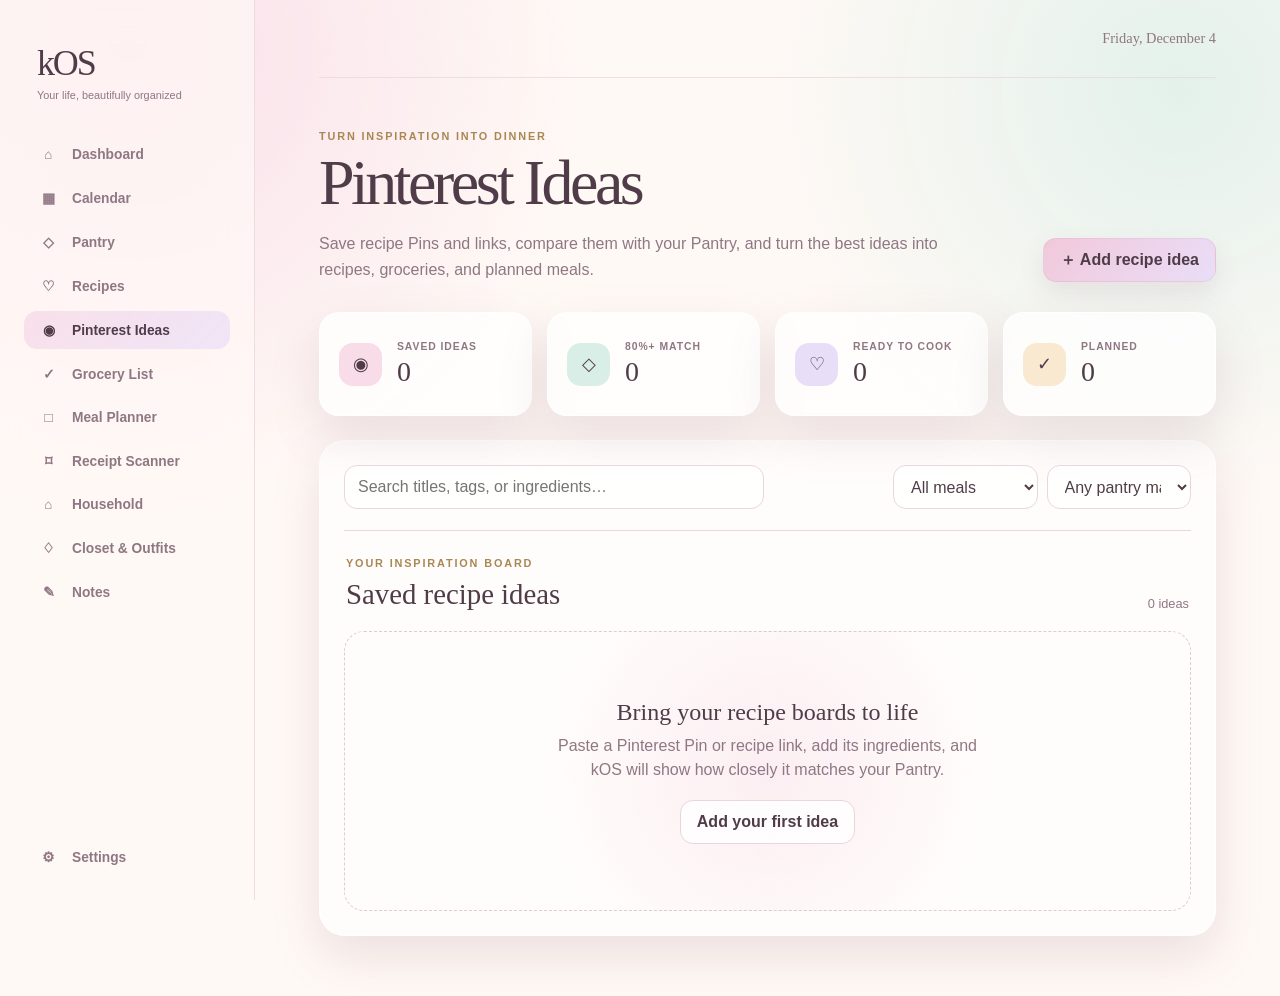
<file: pages/pinterest-recipes.html>
<!doctype html>
<html lang="en">
<head>
  <meta charset="utf-8">
  <meta name="viewport" content="width=device-width,initial-scale=1">
  <title>Pinterest Recipes | kOS 2.0</title>
  <style>
    :root{--pink:#f8dce8;--pink2:#f2c8da;--mint:#d9eee7;--lav:#e9def8;--cream:#fff9f5;--rose:#d88faa;--gold:#d7b069;--ink:#4f3c48;--muted:#8f7784;--line:#ead6df;--glass:rgba(255,255,255,.74);--shadow:0 20px 50px rgba(137,91,113,.16)}
    *{box-sizing:border-box}html{background:var(--cream)}body{margin:0;min-height:100vh;color:var(--ink);font-family:Inter,-apple-system,BlinkMacSystemFont,"Segoe UI",sans-serif;background:radial-gradient(circle at 10% 5%,rgba(248,220,232,.92),transparent 31%),radial-gradient(circle at 92% 9%,rgba(217,238,231,.72),transparent 28%),var(--cream)}button,input,select,textarea{font:inherit;color:inherit}button{cursor:pointer}.app-shell{display:grid;grid-template-columns:255px minmax(0,1fr);min-height:100vh}.sidebar{position:sticky;top:0;height:100vh;display:flex;flex-direction:column;padding:42px 24px 24px;background:rgba(255,249,245,.72);border-right:1px solid rgba(234,214,223,.85);backdrop-filter:blur(18px);z-index:30}.brand{text-decoration:none;color:inherit;padding:0 13px 35px}.brand-name{display:block;font-family:Georgia,serif;font-size:2.25rem;letter-spacing:-.06em}.brand-tagline{display:block;margin-top:5px;color:var(--muted);font-size:.68rem}.main-navigation{display:grid;gap:6px;overflow:auto}.nav-link{display:flex;align-items:center;gap:13px;padding:11px 14px;color:var(--muted);text-decoration:none;border-radius:13px;font-size:.86rem;font-weight:650}.nav-link:hover,.nav-link.active{color:var(--ink);background:linear-gradient(135deg,rgba(248,220,232,.88),rgba(233,222,248,.7))}.nav-icon{width:21px;text-align:center}.settings-link{margin-top:auto}.main-content{width:100%;max-width:1500px;padding:0 5vw 60px}.topbar{min-height:78px;display:flex;align-items:center;justify-content:flex-end;border-bottom:1px solid rgba(234,214,223,.75)}.today-label{margin:0;color:var(--muted);font-family:Georgia,serif;font-size:.9rem}.menu-button{display:none;width:42px;height:42px;border:1px solid var(--line);border-radius:13px;background:var(--glass)}
    .page-heading{display:flex;align-items:flex-end;justify-content:space-between;gap:28px;padding:52px 0 30px}.eyebrow,.section-kicker{margin:0 0 9px;color:#a98753;font-size:.68rem;font-weight:800;letter-spacing:.17em;text-transform:uppercase}.page-heading h1{margin:0;font-family:Georgia,serif;font-size:clamp(2.8rem,5vw,4.6rem);font-weight:400;letter-spacing:-.055em;line-height:1}.page-description{max-width:650px;margin:16px 0 0;color:var(--muted);line-height:1.6}.primary,.secondary,.quiet{min-height:44px;padding:10px 16px;border-radius:13px;font-weight:750;border:1px solid var(--line)}.primary{background:linear-gradient(135deg,var(--pink2),var(--lav));border-color:rgba(216,143,170,.2);box-shadow:0 10px 25px rgba(137,91,113,.12)}.secondary{background:rgba(255,255,255,.84)}.quiet{background:transparent;color:var(--muted)}
    .summary{display:grid;grid-template-columns:repeat(4,1fr);gap:15px;margin-bottom:24px}.summary-card{display:flex;align-items:center;gap:15px;min-height:104px;padding:19px;background:var(--glass);border:1px solid rgba(255,255,255,.95);border-radius:20px;box-shadow:var(--shadow)}.summary-icon{display:grid;place-items:center;width:43px;height:43px;flex:0 0 43px;border-radius:14px;background:var(--pink);font-size:1.15rem}.summary-card:nth-child(2) .summary-icon{background:var(--mint)}.summary-card:nth-child(3) .summary-icon{background:var(--lav)}.summary-card:nth-child(4) .summary-icon{background:#f9e9d1}.summary-label{display:block;color:var(--muted);font-size:.65rem;font-weight:800;letter-spacing:.09em;text-transform:uppercase}.summary-number{display:block;margin-top:4px;font-family:Georgia,serif;font-size:1.75rem;font-weight:400}
    .workspace{padding:24px;background:rgba(255,255,255,.58);border:1px solid rgba(255,255,255,.95);border-radius:26px;box-shadow:var(--shadow)}.toolbar{display:flex;justify-content:space-between;gap:12px;padding-bottom:21px;border-bottom:1px solid var(--line)}.search{flex:1;max-width:420px}.search input,.toolbar select,.field input,.field select,.field textarea{width:100%;min-height:44px;padding:10px 13px;background:rgba(255,255,255,.88);border:1px solid var(--line);border-radius:13px;outline:none}.search input:focus,.toolbar select:focus,.field input:focus,.field select:focus,.field textarea:focus{border-color:var(--gold);box-shadow:0 0 0 4px rgba(215,176,105,.12)}.filters{display:flex;gap:9px}.library-heading{display:flex;align-items:flex-end;justify-content:space-between;padding:26px 2px 20px}.library-heading h2{margin:0;font-family:Georgia,serif;font-size:1.8rem;font-weight:400}.library-heading p:last-child{margin:0;color:var(--muted);font-size:.8rem}.grid{display:grid;grid-template-columns:repeat(3,minmax(0,1fr));gap:15px}.empty{grid-column:1/-1;min-height:280px;display:grid;place-items:center;text-align:center;padding:34px;border:1px dashed rgba(180,145,160,.45);border-radius:20px;background:radial-gradient(circle,rgba(248,220,232,.45),transparent 50%)}.empty[hidden]{display:none}.empty h3{margin:0 0 8px;font-family:Georgia,serif;font-size:1.5rem;font-weight:400}.empty p{max-width:440px;margin:0 0 18px;color:var(--muted);line-height:1.5}.card{overflow:hidden;background:rgba(255,255,255,.86);border:1px solid #fff;border-radius:20px;box-shadow:0 12px 30px rgba(137,91,113,.1)}.card-top{min-height:96px;padding:17px;background:linear-gradient(135deg,var(--pink),var(--lav));display:flex;align-items:flex-start;justify-content:space-between}.card:nth-child(3n+2) .card-top{background:linear-gradient(135deg,var(--mint),#eff7f1)}.card:nth-child(3n) .card-top{background:linear-gradient(135deg,#f9e9d1,var(--pink))}.meal-badge,.match-badge{padding:6px 9px;border-radius:999px;background:rgba(255,255,255,.72);font-size:.63rem;font-weight:800;text-transform:uppercase;letter-spacing:.07em}.card-body{padding:19px}.card h3{margin:0 0 7px;font-family:Georgia,serif;font-size:1.42rem;font-weight:400}.source{display:block;overflow:hidden;margin-bottom:14px;color:#a98753;font-size:.7rem;font-weight:750;text-overflow:ellipsis;white-space:nowrap}.chips{display:flex;flex-wrap:wrap;gap:6px;margin:10px 0 14px}.chip{padding:5px 8px;border-radius:999px;background:var(--mint);font-size:.66rem;font-weight:700}.chip.missing{background:var(--pink);color:#9a526e}.card-note{min-height:42px;margin:0 0 14px;color:var(--muted);font-size:.78rem;line-height:1.45}.actions{display:flex;flex-wrap:wrap;gap:7px;padding-top:14px;border-top:1px solid var(--line)}.actions button,.actions a{min-height:36px;padding:8px 10px;border:1px solid var(--line);border-radius:10px;background:#fff;color:var(--muted);font-size:.7rem;font-weight:750;text-decoration:none}.actions .open{margin-right:auto;background:var(--mint);color:var(--ink)}
    .modal{position:fixed;inset:0;z-index:100;display:grid;place-items:center;padding:20px;background:rgba(64,48,57,.4);backdrop-filter:blur(8px)}.modal[hidden]{display:none}.modal-card{width:min(100%,790px);max-height:calc(100vh - 40px);overflow:auto;padding:28px;background:radial-gradient(circle at top right,rgba(233,222,248,.75),transparent 38%),#fffaf7;border:1px solid #fff;border-radius:27px;box-shadow:0 30px 80px rgba(80,55,68,.28)}.modal-head{display:flex;justify-content:space-between;gap:18px;padding-bottom:18px;margin-bottom:22px;border-bottom:1px solid var(--line)}.modal-head h2{margin:0;font-family:Georgia,serif;font-size:2rem;font-weight:400}.close{width:42px;height:42px;border:1px solid var(--line);border-radius:13px;background:#fff;font-size:1.4rem}.form-grid{display:grid;grid-template-columns:1fr 1fr;gap:17px}.field{display:flex;flex-direction:column;gap:7px}.field.wide{grid-column:1/-1}.field span{font-size:.76rem;font-weight:800}.field textarea{min-height:105px;resize:vertical;line-height:1.5}.field small{color:var(--muted);font-size:.69rem}.form-actions{display:flex;justify-content:flex-end;gap:10px;margin-top:24px;padding-top:19px;border-top:1px solid var(--line)}.toast{position:fixed;right:24px;bottom:24px;z-index:120;padding:13px 18px;background:var(--ink);color:#fff;border-radius:13px;box-shadow:var(--shadow);font-size:.84rem}.toast[hidden]{display:none}
    @media(max-width:1100px){.summary{grid-template-columns:repeat(2,1fr)}.grid{grid-template-columns:repeat(2,1fr)}}@media(max-width:760px){.app-shell{display:block}.sidebar{position:fixed;inset:0 auto 0 0;width:min(82vw,280px);transform:translateX(-105%);transition:.2s}.navigation-open .sidebar{transform:none}.main-content{padding:0 20px 45px}.topbar{justify-content:space-between}.menu-button{display:block}.page-heading{align-items:stretch;flex-direction:column;padding:38px 0 27px}.page-heading .primary{width:100%}.summary,.grid{grid-template-columns:1fr}.workspace{padding:17px}.toolbar,.filters{flex-direction:column}.search{max-width:none}.form-grid{grid-template-columns:1fr}.field.wide{grid-column:auto}.form-actions{flex-direction:column-reverse}.form-actions button{width:100%}.modal{padding:9px;place-items:start center}.modal-card{max-height:calc(100vh - 18px);padding:21px 17px}}
  </style>
</head>
<body>
<div class="app-shell">
  <aside class="sidebar">
    <a class="brand" href="../index.html"><span class="brand-name">kOS</span><span class="brand-tagline">Your life, beautifully organized</span></a>
    <nav class="main-navigation" aria-label="Main navigation">
      <a class="nav-link" href="../index.html"><span class="nav-icon">⌂</span>Dashboard</a><a class="nav-link" href="calendar.html"><span class="nav-icon">▦</span>Calendar</a><a class="nav-link" href="pantry.html"><span class="nav-icon">◇</span>Pantry</a><a class="nav-link" href="recipes.html"><span class="nav-icon">♡</span>Recipes</a><a class="nav-link active" href="pinterest-recipes.html"><span class="nav-icon">◉</span>Pinterest Ideas</a><a class="nav-link" href="grocery-list.html"><span class="nav-icon">✓</span>Grocery List</a><a class="nav-link" href="meal-planner.html"><span class="nav-icon">□</span>Meal Planner</a><a class="nav-link" href="receipt-scanner.html"><span class="nav-icon">⌑</span>Receipt Scanner</a><a class="nav-link" href="household.html"><span class="nav-icon">⌂</span>Household</a><a class="nav-link" href="closet-outfits.html"><span class="nav-icon">♢</span>Closet &amp; Outfits</a><a class="nav-link" href="notes.html"><span class="nav-icon">✎</span>Notes</a>
    </nav><a class="nav-link settings-link" href="settings.html"><span class="nav-icon">⚙</span>Settings</a>
  </aside>
  <main class="main-content">
    <header class="topbar"><button class="menu-button" id="menuButton" type="button">☰</button><p class="today-label" id="todayLabel"></p></header>
    <section class="page-heading"><div><p class="eyebrow">Turn inspiration into dinner</p><h1>Pinterest Ideas</h1><p class="page-description">Save recipe Pins and links, compare them with your Pantry, and turn the best ideas into recipes, groceries, and planned meals.</p></div><button class="primary" id="addButton" type="button">＋ Add recipe idea</button></section>
    <section class="summary"><article class="summary-card"><span class="summary-icon">◉</span><div><span class="summary-label">Saved ideas</span><strong class="summary-number" id="totalCount">0</strong></div></article><article class="summary-card"><span class="summary-icon">◇</span><div><span class="summary-label">80%+ match</span><strong class="summary-number" id="matchCount">0</strong></div></article><article class="summary-card"><span class="summary-icon">♡</span><div><span class="summary-label">Ready to cook</span><strong class="summary-number" id="readyCount">0</strong></div></article><article class="summary-card"><span class="summary-icon">✓</span><div><span class="summary-label">Planned</span><strong class="summary-number" id="plannedCount">0</strong></div></article></section>
    <section class="workspace"><div class="toolbar"><label class="search"><input id="search" type="search" placeholder="Search titles, tags, or ingredients…" aria-label="Search saved ideas"></label><div class="filters"><select id="mealFilter"><option value="all">All meals</option><option>Breakfast</option><option>Lunch</option><option>Dinner</option><option>Snack</option><option>Dessert</option></select><select id="matchFilter"><option value="all">Any pantry match</option><option value="ready">Ready to cook</option><option value="strong">80%+ match</option><option value="needs">Needs groceries</option></select></div></div><div class="library-heading"><div><p class="section-kicker">Your inspiration board</p><h2>Saved recipe ideas</h2></div><p id="resultCount">0 ideas</p></div><div class="grid" id="grid"><div class="empty" id="empty"><div><h3>Bring your recipe boards to life</h3><p>Paste a Pinterest Pin or recipe link, add its ingredients, and kOS will show how closely it matches your Pantry.</p><button class="secondary" id="emptyAdd" type="button">Add your first idea</button></div></div></div></section>
  </main>
</div>
<div class="modal" id="modal" hidden><div class="modal-card"><div class="modal-head"><div><p class="section-kicker">Pinterest or recipe website</p><h2 id="modalTitle">Add a recipe idea</h2></div><button class="close" id="closeButton" type="button" aria-label="Close">×</button></div><form id="form"><input id="ideaId" type="hidden"><div class="form-grid"><label class="field wide"><span>Pin or recipe link</span><input id="url" type="url" placeholder="https://www.pinterest.com/pin/…" required><small>Use the Share button in Pinterest, then Copy link.</small></label><label class="field wide"><span>Recipe title</span><input id="title" required placeholder="Example: One-pan lemon chicken"></label><label class="field"><span>Meal type</span><select id="meal" required><option>Dinner</option><option>Breakfast</option><option>Lunch</option><option>Snack</option><option>Dessert</option></select></label><label class="field"><span>Servings</span><input id="servings" type="number" min="1" value="4" required></label><label class="field"><span>Prep minutes</span><input id="prep" type="number" min="0" value="10"></label><label class="field"><span>Cook minutes</span><input id="cook" type="number" min="0" value="20"></label><label class="field wide"><span>Tags</span><input id="tags" placeholder="healthy, crockpot, family favorite"><small>Separate tags with commas.</small></label><label class="field wide"><span>Ingredients</span><textarea id="ingredients" required placeholder="Enter one ingredient per line"></textarea><small>Ingredient names are compared with your current Pantry.</small></label><label class="field wide"><span>Instructions or notes</span><textarea id="instructions" placeholder="Paste instructions or add notes about why you saved it"></textarea></label></div><div class="form-actions"><button class="quiet" id="cancelButton" type="button">Cancel</button><button class="primary" type="submit">Save idea</button></div></form></div></div><div class="toast" id="toast" hidden></div>
<script>
"use strict";
const $=id=>document.getElementById(id),KEY="kos-pinterest-recipes-v1",PANTRY_KEY="kos-pantry-items-v2",RECIPE_KEY="kos-recipes-v2",GROCERY_KEY="kos-grocery-items-v2",PLAN_KEY="kos-meal-plans-v1";let ideas=read(KEY),lastFocus=null;
function read(key){try{return JSON.parse(localStorage.getItem(key)||"[]")}catch{return[]}}function write(key,value){localStorage.setItem(key,JSON.stringify(value))}function uid(){return crypto.randomUUID?.()||`${Date.now()}-${Math.random().toString(16).slice(2)}`}function esc(v){return String(v??"").replace(/[&<>"']/g,c=>({"&":"&amp;","<":"&lt;",">":"&gt;",'"':"&quot;","'":"&#39;"}[c]))}function lines(v){return String(v||"").split(/\n|,/).map(x=>x.trim()).filter(Boolean)}function norm(v){return v.toLowerCase().replace(/[^a-z0-9 ]/g," ").replace(/\b(fresh|frozen|canned|chopped|minced|sliced|diced|large|small|medium|cups?|tablespoons?|teaspoons?|tsp|tbsp|oz|ounces?|pounds?|lbs?)\b/g," ").replace(/\s+/g," ").trim()}function pantryNames(){return read(PANTRY_KEY).filter(x=>Number(x.quantity||1)>0).map(x=>norm(x.name))}function hasIngredient(name,pantry=pantryNames()){const n=norm(name);return pantry.some(p=>p===n||p.includes(n)||n.includes(p))}function scored(idea){const pantry=pantryNames(),all=idea.ingredients||[],have=all.filter(x=>hasIngredient(x,pantry)),missing=all.filter(x=>!hasIngredient(x,pantry)),score=all.length?Math.round(have.length/all.length*100):0;return{...idea,have,missing,score}}function toast(msg){$("toast").textContent=msg;$("toast").hidden=false;clearTimeout(toast.t);toast.t=setTimeout(()=>$("toast").hidden=true,2600)}
function openForm(idea){lastFocus=document.activeElement;$("form").reset();$("ideaId").value="";$("servings").value=4;$("prep").value=10;$("cook").value=20;$("modalTitle").textContent="Add a recipe idea";if(idea){$("modalTitle").textContent="Edit recipe idea";["ideaId","url","title","meal","servings","prep","cook","tags","instructions"].forEach(k=>$(k).value=k==="ideaId"?idea.id:(idea[k]??""));$("ingredients").value=(idea.ingredients||[]).join("\n")}$("modal").hidden=false;setTimeout(()=>$("url").focus(),0)}function closeForm(){$("modal").hidden=true;lastFocus?.focus()}
function saveIdea(e){e.preventDefault();const id=$("ideaId").value||uid(),existing=ideas.find(x=>x.id===id),idea={id,url:$("url").value.trim(),title:$("title").value.trim(),meal:$("meal").value,servings:Number($("servings").value)||4,prep:Number($("prep").value)||0,cook:Number($("cook").value)||0,tags:lines($("tags").value),ingredients:lines($("ingredients").value),instructions:$("instructions").value.trim(),planned:existing?.planned||false,created:existing?.created||new Date().toISOString()};ideas=existing?ideas.map(x=>x.id===id?idea:x):[idea,...ideas];write(KEY,ideas);closeForm();render();toast(existing?"Recipe idea updated":"Recipe idea saved")}
function groceryAisle(name){const n=norm(name);if(/milk|cheese|yogurt|cream|egg|butter/.test(n))return"Dairy & Eggs";if(/chicken|beef|pork|fish|turkey|shrimp/.test(n))return"Meat & Seafood";if(/onion|pepper|lettuce|tomato|lime|lemon|apple|garlic|potato/.test(n))return"Produce";if(/frozen/.test(n))return"Frozen";return"Pantry"}function addMissing(idea){const s=scored(idea);let list=read(GROCERY_KEY),added=0;s.missing.forEach(name=>{if(!list.some(x=>!x.done&&norm(x.name)===norm(name))){list.unshift({id:uid(),name,quantity:1,unit:"item",aisle:groceryAisle(name),priority:"normal",note:`For ${idea.title}`,done:false});added++}});write(GROCERY_KEY,list);toast(added?`${added} item${added===1?"":"s"} added to Grocery List`:"Nothing new to add")}
function saveRecipe(idea){let list=read(RECIPE_KEY);if(list.some(x=>norm(x.name)===norm(idea.title))){toast("That recipe is already saved");return}list.unshift({id:uid(),name:idea.title,meal:idea.meal,category:"Pinterest",prep:String(idea.prep),cook:String(idea.cook),servings:String(idea.servings),favorite:false,ingredients:(idea.ingredients||[]).join("\n"),instructions:idea.instructions||`Open the original recipe: ${idea.url}`,sourceUrl:idea.url});write(RECIPE_KEY,list);toast("Saved to My Recipes")}
function planMeal(idea){let plan=read(PLAN_KEY);if(!Array.isArray(plan))plan=[];const date=new Date().toISOString().slice(0,10),type=["Breakfast","Lunch","Dinner","Snack"].includes(idea.meal)?idea.meal:"Snack";plan=plan.filter(x=>!(x.date===date&&x.type===type));plan.push({id:uid(),date,type,recipeId:"",name:idea.title,servings:String(idea.servings),note:`Pinterest idea: ${idea.url}`});write(PLAN_KEY,plan);ideas=ideas.map(x=>x.id===idea.id?{...x,planned:true}:x);write(KEY,ideas);render();toast(`Added to today’s ${type.toLowerCase()} slot`)}
function removeIdea(id){const idea=ideas.find(x=>x.id===id);if(!idea||!confirm(`Delete “${idea.title}”?`))return;ideas=ideas.filter(x=>x.id!==id);write(KEY,ideas);render();toast("Idea deleted")}
function render(){const query=norm($("search").value),meal=$("mealFilter").value,match=$("matchFilter").value;const scoredIdeas=ideas.map(scored).sort((a,b)=>b.score-a.score);const filtered=scoredIdeas.filter(x=>{const hay=norm([x.title,x.meal,...x.tags,...x.ingredients].join(" "));return(!query||hay.includes(query))&&(meal==="all"||x.meal===meal)&&(match==="all"||(match==="ready"&&x.score===100)||(match==="strong"&&x.score>=80)||(match==="needs"&&x.missing.length))});$("totalCount").textContent=ideas.length;$("matchCount").textContent=scoredIdeas.filter(x=>x.score>=80).length;$("readyCount").textContent=scoredIdeas.filter(x=>x.score===100).length;$("plannedCount").textContent=ideas.filter(x=>x.planned).length;$("resultCount").textContent=`${filtered.length} idea${filtered.length===1?"":"s"}`;const grid=$("grid");grid.querySelectorAll(".card").forEach(x=>x.remove());$("empty").hidden=filtered.length>0;filtered.forEach(idea=>{const card=document.createElement("article");card.className="card";card.innerHTML=`<div class="card-top"><span class="meal-badge">${esc(idea.meal)}</span><span class="match-badge">${idea.score}% pantry match</span></div><div class="card-body"><h3>${esc(idea.title)}</h3><a class="source" href="${esc(idea.url)}" target="_blank" rel="noopener">${esc(idea.url)}</a><div class="chips">${idea.have.slice(0,3).map(x=>`<span class="chip">✓ ${esc(x)}</span>`).join("")}${idea.missing.slice(0,3).map(x=>`<span class="chip missing">＋ ${esc(x)}</span>`).join("")}</div><p class="card-note">${idea.missing.length?`${idea.have.length} ingredients on hand · ${idea.missing.length} still needed`:`You have every listed ingredient.`}</p><div class="actions"><a class="open" href="${esc(idea.url)}" target="_blank" rel="noopener">Open Pin ↗</a><button data-act="recipe">Save recipe</button><button data-act="grocery" ${idea.missing.length?"":"disabled"}>Add missing</button><button data-act="plan">Plan meal</button><button data-act="edit">Edit</button><button data-act="delete">Delete</button></div></div>`;card.querySelector('[data-act="recipe"]').onclick=()=>saveRecipe(idea);card.querySelector('[data-act="grocery"]').onclick=()=>addMissing(idea);card.querySelector('[data-act="plan"]').onclick=()=>planMeal(idea);card.querySelector('[data-act="edit"]').onclick=()=>openForm(idea);card.querySelector('[data-act="delete"]').onclick=()=>removeIdea(idea.id);grid.appendChild(card)})}
$("todayLabel").textContent=new Intl.DateTimeFormat("en-US",{weekday:"long",month:"long",day:"numeric"}).format(new Date());$("addButton").onclick=()=>openForm();$("emptyAdd").onclick=()=>openForm();$("closeButton").onclick=closeForm;$("cancelButton").onclick=closeForm;$("form").onsubmit=saveIdea;$("search").oninput=render;$("mealFilter").onchange=render;$("matchFilter").onchange=render;$("menuButton").onclick=()=>document.body.classList.toggle("navigation-open");$("modal").onclick=e=>{if(e.target===$("modal"))closeForm()};document.onkeydown=e=>{if(e.key==="Escape"&&!$("modal").hidden)closeForm()};render();
</script>
</body></html>
</file>
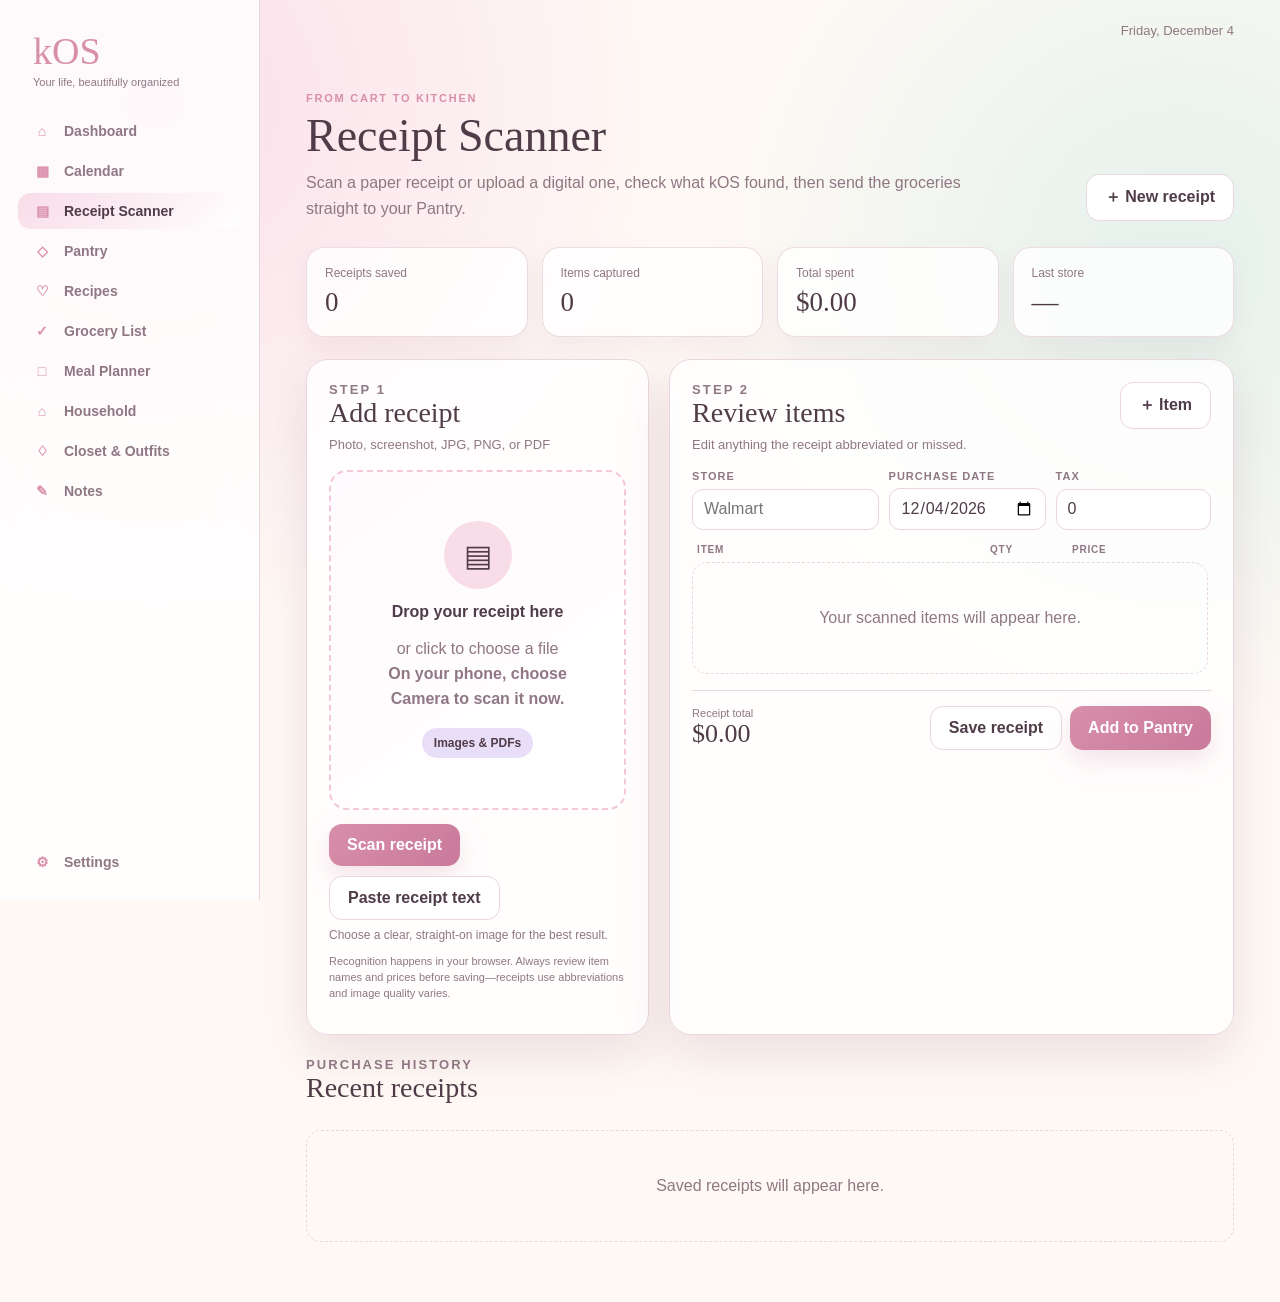
<file: pages/receipt-scanner.html>
<!doctype html>
<html lang="en">
<head>
  <meta charset="utf-8">
  <meta name="viewport" content="width=device-width,initial-scale=1">
  <title>Receipt Scanner | kOS 2.0</title>
  <style>
    :root{--pink:#f8dce8;--pink2:#f2c8da;--mint:#d9eee7;--lav:#e9def8;--cream:#fff9f5;--rose:#d88faa;--gold:#d7b069;--ink:#4f3c48;--muted:#8f7784;--line:#ead6df;--white:#fff;--shadow:0 20px 50px rgba(137,91,113,.16)}
    *{box-sizing:border-box}body{margin:0;font-family:Inter,-apple-system,BlinkMacSystemFont,"Segoe UI",sans-serif;color:var(--ink);background:radial-gradient(circle at 12% 8%,rgba(248,220,232,.9),transparent 32%),radial-gradient(circle at 92% 20%,rgba(217,238,231,.7),transparent 30%),var(--cream);min-height:100vh}button,input,select,textarea{font:inherit;color:inherit}button{cursor:pointer}.app-shell{display:grid;grid-template-columns:260px minmax(0,1fr);min-height:100vh}.sidebar{position:sticky;top:0;height:100vh;padding:28px 18px 20px;background:rgba(255,255,255,.78);backdrop-filter:blur(18px);border-right:1px solid var(--line);display:flex;flex-direction:column;z-index:20}.brand{display:flex;flex-direction:column;text-decoration:none;color:var(--ink);padding:4px 15px 25px}.brand-name{font-family:Georgia,serif;font-size:38px;line-height:1;color:var(--rose)}.brand-tagline{font-size:11px;color:var(--muted);margin-top:6px}.main-navigation{display:grid;gap:4px}.nav-link{display:flex;align-items:center;gap:12px;padding:10px 14px;border-radius:13px;text-decoration:none;color:var(--muted);font-size:14px;font-weight:650}.nav-link:hover,.nav-link.active{background:linear-gradient(135deg,var(--pink),#fff);color:var(--ink)}.nav-icon{width:20px;text-align:center;color:var(--rose)}.settings-link{margin-top:auto}.main-content{padding:0 46px 60px;min-width:0}.topbar{height:74px;display:flex;align-items:center;justify-content:flex-end}.today-label{color:var(--muted);font-size:13px}.menu-button{display:none;border:0;background:white;border-radius:10px;padding:9px 11px}.page-heading{display:flex;justify-content:space-between;gap:24px;align-items:flex-end;margin:18px 0 26px}.eyebrow{margin:0 0 8px;text-transform:uppercase;letter-spacing:.16em;font-size:11px;font-weight:800;color:var(--rose)}h1,h2,h3,p{margin-top:0}h1{font:46px/1.05 Georgia,serif;margin-bottom:10px}h2{font:28px/1.15 Georgia,serif;margin-bottom:7px}h3{font-size:16px}.description{max-width:690px;color:var(--muted);line-height:1.6;margin:0}.primary,.secondary,.danger{border:0;border-radius:13px;padding:12px 18px;font-weight:750}.primary{background:linear-gradient(135deg,var(--rose),#c9799a);color:#fff;box-shadow:0 10px 25px rgba(216,143,170,.25)}.secondary{background:#fff;border:1px solid var(--line)}.danger{background:#fff0f2;color:#a8475b}.summary{display:grid;grid-template-columns:repeat(4,1fr);gap:14px;margin-bottom:22px}.summary-card{background:rgba(255,255,255,.8);border:1px solid rgba(234,214,223,.85);box-shadow:0 10px 25px rgba(137,91,113,.08);border-radius:18px;padding:18px}.summary-card span{display:block;color:var(--muted);font-size:12px;margin-bottom:7px}.summary-card strong{font:27px Georgia,serif}.workspace{display:grid;grid-template-columns:minmax(310px,.82fr) minmax(420px,1.35fr);gap:20px}.panel{background:rgba(255,255,255,.84);border:1px solid var(--line);border-radius:22px;padding:22px;box-shadow:var(--shadow)}.panel-head{display:flex;justify-content:space-between;align-items:flex-start;gap:14px;margin-bottom:18px}.panel-head p{color:var(--muted);font-size:13px;margin:0}.drop-zone{min-height:340px;border:2px dashed var(--pink2);border-radius:18px;background:linear-gradient(145deg,#fffafd,#fff);display:grid;place-items:center;text-align:center;padding:28px;position:relative;overflow:hidden}.drop-zone.dragging{border-color:var(--rose);background:var(--pink)}.drop-icon{width:68px;height:68px;border-radius:50%;display:grid;place-items:center;background:var(--pink);font-size:30px;margin:0 auto 14px}.drop-zone p{color:var(--muted);line-height:1.55}.drop-zone input{position:absolute;inset:0;opacity:0;cursor:pointer}.receipt-preview{max-width:100%;max-height:440px;border-radius:13px;box-shadow:0 12px 30px rgba(79,60,72,.14)}.file-pill{display:inline-block;background:var(--lav);padding:8px 12px;border-radius:999px;font-size:12px;font-weight:700}.scan-actions{display:flex;gap:10px;margin-top:14px;flex-wrap:wrap}.progress{height:8px;background:#f3e8ed;border-radius:999px;overflow:hidden;margin-top:15px}.progress-bar{height:100%;width:0;background:linear-gradient(90deg,var(--rose),var(--gold));transition:width .25s}.status{font-size:12px;color:var(--muted);margin:8px 0 0}.receipt-meta{display:grid;grid-template-columns:1.2fr 1fr 1fr;gap:10px;margin-bottom:14px}.field{display:grid;gap:6px}.field label{font-size:11px;text-transform:uppercase;letter-spacing:.09em;color:var(--muted);font-weight:800}.field input,.field select,.field textarea,.item-row input,.item-row select{width:100%;border:1px solid var(--line);border-radius:11px;background:#fff;padding:10px 11px;outline:none}.field input:focus,.field select:focus,.item-row input:focus{border-color:var(--rose);box-shadow:0 0 0 3px rgba(216,143,170,.13)}.items-head,.item-row{display:grid;grid-template-columns:minmax(150px,1fr) 74px 84px 42px;gap:8px;align-items:center}.items-head{padding:0 5px 7px;color:var(--muted);font-size:10px;text-transform:uppercase;letter-spacing:.08em;font-weight:800}.items-list{display:grid;gap:8px;max-height:375px;overflow:auto;padding-right:3px}.item-row{background:#fffafc;border:1px solid #f0e1e8;padding:8px;border-radius:13px}.remove{border:0;background:#fff0f2;color:#a8475b;border-radius:9px;height:38px;font-size:18px}.empty{padding:46px 20px;text-align:center;color:var(--muted);border:1px dashed var(--line);border-radius:15px}.review-footer{display:flex;justify-content:space-between;align-items:center;gap:16px;margin-top:16px;padding-top:15px;border-top:1px solid var(--line)}.total strong{font:26px Georgia,serif}.total span{display:block;color:var(--muted);font-size:11px}.footer-actions{display:flex;gap:8px}.history{margin-top:22px}.history-list{display:grid;gap:9px}.history-card{display:grid;grid-template-columns:1fr auto auto;gap:15px;align-items:center;background:rgba(255,255,255,.75);border:1px solid var(--line);border-radius:15px;padding:14px 16px}.history-card p{margin:3px 0 0;color:var(--muted);font-size:12px}.history-total{font-weight:800}.icon-btn{border:0;background:#fff0f2;color:#a8475b;border-radius:9px;padding:7px 10px}.toast{position:fixed;right:24px;bottom:24px;background:var(--ink);color:white;padding:12px 18px;border-radius:12px;box-shadow:var(--shadow);z-index:60}.modal{position:fixed;inset:0;background:rgba(79,60,72,.35);backdrop-filter:blur(5px);display:grid;place-items:center;padding:20px;z-index:50}.modal[hidden],.toast[hidden]{display:none}.modal-card{background:#fff;border-radius:20px;padding:25px;max-width:620px;width:100%;max-height:90vh;overflow:auto;box-shadow:0 30px 80px rgba(79,60,72,.3)}.modal-actions{display:flex;justify-content:flex-end;gap:9px;margin-top:18px}.raw-text{min-height:220px;resize:vertical}.fine-print{font-size:11px;color:var(--muted);line-height:1.45;margin-top:12px}
    @media(max-width:1050px){.summary{grid-template-columns:repeat(2,1fr)}.workspace{grid-template-columns:1fr}.drop-zone{min-height:260px}}@media(max-width:760px){.app-shell{display:block}.sidebar{position:fixed;left:-280px;width:260px;transition:left .2s}.navigation-open .sidebar{left:0}.main-content{padding:0 18px 40px}.topbar{justify-content:space-between}.menu-button{display:block}.page-heading{align-items:flex-start;flex-direction:column}h1{font-size:38px}.summary{grid-template-columns:1fr 1fr}.receipt-meta{grid-template-columns:1fr}.items-head{display:none}.item-row{grid-template-columns:1fr 70px 80px 38px}.history-card{grid-template-columns:1fr auto}.history-card .icon-btn{grid-column:2;grid-row:1/3}.review-footer{align-items:flex-start;flex-direction:column}.footer-actions{width:100%}.footer-actions button{flex:1}}@media(max-width:470px){.summary{grid-template-columns:1fr}.item-row{grid-template-columns:1fr 1fr 38px}.item-row .item-name{grid-column:1/-1}.panel{padding:16px}}
  </style>
</head>
<body>
<div class="app-shell">
  <aside class="sidebar" id="sidebar"><a class="brand" href="../index.html"><span class="brand-name">kOS</span><span class="brand-tagline">Your life, beautifully organized</span></a><nav class="main-navigation">
    <a class="nav-link" href="../index.html"><span class="nav-icon">⌂</span>Dashboard</a><a class="nav-link" href="calendar.html"><span class="nav-icon">▦</span>Calendar</a><a class="nav-link active" href="receipt-scanner.html"><span class="nav-icon">▤</span>Receipt Scanner</a><a class="nav-link" href="pantry.html"><span class="nav-icon">◇</span>Pantry</a><a class="nav-link" href="recipes.html"><span class="nav-icon">♡</span>Recipes</a><a class="nav-link" href="grocery-list.html"><span class="nav-icon">✓</span>Grocery List</a><a class="nav-link" href="meal-planner.html"><span class="nav-icon">□</span>Meal Planner</a><a class="nav-link" href="household.html"><span class="nav-icon">⌂</span>Household</a><a class="nav-link" href="closet-outfits.html"><span class="nav-icon">♢</span>Closet &amp; Outfits</a><a class="nav-link" href="notes.html"><span class="nav-icon">✎</span>Notes</a>
  </nav><a class="nav-link settings-link" href="settings.html"><span class="nav-icon">⚙</span>Settings</a></aside>
  <main class="main-content"><header class="topbar"><button class="menu-button" id="menuButton" type="button">☰</button><p class="today-label" id="today"></p></header>
    <section class="page-heading"><div><p class="eyebrow">From cart to kitchen</p><h1>Receipt Scanner</h1><p class="description">Scan a paper receipt or upload a digital one, check what kOS found, then send the groceries straight to your Pantry.</p></div><button class="secondary" id="newScan" type="button">＋ New receipt</button></section>
    <section class="summary"><article class="summary-card"><span>Receipts saved</span><strong id="receiptCount">0</strong></article><article class="summary-card"><span>Items captured</span><strong id="capturedCount">0</strong></article><article class="summary-card"><span>Total spent</span><strong id="spentTotal">$0.00</strong></article><article class="summary-card"><span>Last store</span><strong id="lastStore">—</strong></article></section>
    <section class="workspace">
      <article class="panel"><div class="panel-head"><div><p class="eyebrow">Step 1</p><h2>Add receipt</h2><p>Photo, screenshot, JPG, PNG, or PDF</p></div></div>
        <div class="drop-zone" id="dropZone"><div id="dropPrompt"><div class="drop-icon">▤</div><h3>Drop your receipt here</h3><p>or click to choose a file<br><strong>On your phone, choose Camera to scan it now.</strong></p><span class="file-pill">Images &amp; PDFs</span></div><img class="receipt-preview" id="preview" alt="Receipt preview" hidden><div id="pdfPreview" hidden><div class="drop-icon">PDF</div><h3 id="pdfName"></h3><p>Digital receipt ready to read</p></div><input id="fileInput" type="file" accept="image/*,.pdf,application/pdf" aria-label="Upload receipt"></div>
        <div class="scan-actions"><button class="primary" id="scanButton" type="button">Scan receipt</button><button class="secondary" id="pasteButton" type="button">Paste receipt text</button></div><div class="progress" id="progress" hidden><div class="progress-bar" id="progressBar"></div></div><p class="status" id="scanStatus">Choose a clear, straight-on image for the best result.</p><p class="fine-print">Recognition happens in your browser. Always review item names and prices before saving—receipts use abbreviations and image quality varies.</p>
      </article>
      <article class="panel"><div class="panel-head"><div><p class="eyebrow">Step 2</p><h2>Review items</h2><p>Edit anything the receipt abbreviated or missed.</p></div><button class="secondary" id="addRow" type="button">＋ Item</button></div>
        <div class="receipt-meta"><div class="field"><label for="storeName">Store</label><input id="storeName" placeholder="Walmart"></div><div class="field"><label for="receiptDate">Purchase date</label><input id="receiptDate" type="date"></div><div class="field"><label for="receiptTax">Tax</label><input id="receiptTax" type="number" min="0" step=".01" value="0"></div></div>
        <div class="items-head"><span>Item</span><span>Qty</span><span>Price</span><span></span></div><div class="items-list" id="itemsList"><div class="empty" id="emptyReview">Your scanned items will appear here.</div></div>
        <div class="review-footer"><div class="total"><span>Receipt total</span><strong id="reviewTotal">$0.00</strong></div><div class="footer-actions"><button class="secondary" id="saveOnly" type="button">Save receipt</button><button class="primary" id="addPantry" type="button">Add to Pantry</button></div></div>
      </article>
    </section>
    <section class="history"><div class="panel-head"><div><p class="eyebrow">Purchase history</p><h2>Recent receipts</h2></div></div><div class="history-list" id="historyList"></div></section>
  </main>
</div>
<div class="modal" id="textModal" hidden role="dialog" aria-modal="true"><div class="modal-card"><p class="eyebrow">Digital receipt</p><h2>Paste receipt text</h2><p class="description">Copy the text from an email, Walmart order, or digital receipt. kOS will look for item-and-price lines.</p><div class="field" style="margin-top:16px"><label for="rawText">Receipt text</label><textarea class="raw-text" id="rawText" placeholder="WALMART&#10;Milk 3.48&#10;Bread 2.97&#10;TOTAL 6.45"></textarea></div><div class="modal-actions"><button class="secondary" id="cancelText" type="button">Cancel</button><button class="primary" id="parseText" type="button">Find items</button></div></div></div>
<div class="toast" id="toast" hidden role="status"></div>
<script>
"use strict";
const $=id=>document.getElementById(id),RECEIPT_KEY="kos-receipts-v1",PANTRY_KEY="kos-pantry-items-v2",PRICE_KEY="kos-price-history-v1";let currentFile=null,rows=[],receipts=read(RECEIPT_KEY,[]);
function read(key,fallback){try{return JSON.parse(localStorage.getItem(key))??fallback}catch{return fallback}}function uid(){return crypto.randomUUID?.()||Date.now()+"-"+Math.random().toString(16).slice(2)}function money(n){return Number(n||0).toLocaleString("en-US",{style:"currency",currency:"USD"})}function esc(v){const d=document.createElement("div");d.textContent=String(v??"");return d.innerHTML}function toast(msg){$("toast").textContent=msg;$("toast").hidden=false;clearTimeout(toast.t);toast.t=setTimeout(()=>$("toast").hidden=true,2400)}
$("today").textContent=new Intl.DateTimeFormat("en-US",{weekday:"long",month:"long",day:"numeric"}).format(new Date());$("receiptDate").value=new Date().toLocaleDateString("en-CA");
function chooseFile(file){if(!file)return;if(!/^image\//.test(file.type)&&file.type!=="application/pdf"&&!file.name.toLowerCase().endsWith(".pdf")){toast("Choose an image or PDF receipt");return}currentFile=file;const pdf=file.type==="application/pdf"||file.name.toLowerCase().endsWith(".pdf");$("dropPrompt").hidden=true;$("preview").hidden=pdf;$("pdfPreview").hidden=!pdf;if(pdf){$("pdfName").textContent=file.name}else{$("preview").src=URL.createObjectURL(file)}$("scanButton").disabled=false;$("scanStatus").textContent=`Ready to scan ${file.name}`}
$("fileInput").onchange=e=>chooseFile(e.target.files[0]);["dragenter","dragover"].forEach(n=>$("dropZone").addEventListener(n,e=>{e.preventDefault();$("dropZone").classList.add("dragging")}));["dragleave","drop"].forEach(n=>$("dropZone").addEventListener(n,e=>{e.preventDefault();$("dropZone").classList.remove("dragging")}));$("dropZone").addEventListener("drop",e=>chooseFile(e.dataTransfer.files[0]));
function setProgress(value,label){$("progress").hidden=false;$("progressBar").style.width=value+"%";$("scanStatus").textContent=label}
let scannerLoading=null;
function loadScript(src){return new Promise((resolve,reject)=>{const script=document.createElement("script");script.src=src;script.async=true;script.onload=resolve;script.onerror=()=>reject(new Error("Scanner download failed"));document.head.appendChild(script)})}
async function loadScanner(){if(window.Tesseract)return window.Tesseract;if(scannerLoading)return scannerLoading;scannerLoading=(async()=>{setProgress(3,"Loading receipt scanner...");try{await loadScript("https://cdn.jsdelivr.net/npm/tesseract.js@5/dist/tesseract.min.js")}catch{await loadScript("https://unpkg.com/tesseract.js@5/dist/tesseract.min.js")}if(!window.Tesseract)throw new Error("The scanner could not load. Check your internet connection.");return window.Tesseract})();try{return await scannerLoading}catch(error){scannerLoading=null;throw error}}
async function imageText(file){const scanner=await loadScanner();const result=await scanner.recognize(file,"eng",{logger:m=>{if(m.progress)setProgress(Math.max(5,Math.round(m.progress*100)),m.status.replace(/\b\w/g,c=>c.toUpperCase()))}});return result.data.text}
async function pdfText(file){const pdfjs=await import("https://cdnjs.cloudflare.com/ajax/libs/pdf.js/4.4.168/pdf.min.mjs");pdfjs.GlobalWorkerOptions.workerSrc="https://cdnjs.cloudflare.com/ajax/libs/pdf.js/4.4.168/pdf.worker.min.mjs";const pdf=await pdfjs.getDocument({data:await file.arrayBuffer()}).promise;let out="";for(let p=1;p<=pdf.numPages;p++){setProgress(Math.round(p/pdf.numPages*90),`Reading PDF page ${p} of ${pdf.numPages}`);const page=await pdf.getPage(p),content=await page.getTextContent();out+=content.items.map(i=>i.str).join(" ")+"\n"}return out}
$("scanButton").onclick=async()=>{if(!currentFile){$("fileInput").click();$("scanStatus").textContent="Choose a receipt, then click Scan receipt again.";return}$("scanButton").disabled=true;setProgress(2,"Preparing receipt...");try{const pdf=currentFile.type==="application/pdf"||currentFile.name.toLowerCase().endsWith(".pdf"),text=pdf?await pdfText(currentFile):await imageText(currentFile);parseReceipt(text);setProgress(100,`Found ${rows.length} possible item${rows.length===1?"":"s"}. Review them before saving.`);if(!rows.length){$("rawText").value=text;openText();toast("No clear item lines found—review the text manually")}}catch(error){console.error("Receipt scan failed:",error);$("progress").hidden=true;$("scanStatus").textContent=error.message||"This receipt could not be read.";toast("Scan could not finish—try again or paste the receipt text")}finally{$("scanButton").disabled=false}}
function cleanName(s){return s.replace(/^[*#\-\s]+/,"").replace(/\s{2,}/g," ").replace(/\b(?:F|T|N)\s*$/i,"").trim().toLowerCase().replace(/\b\w/g,c=>c.toUpperCase())}
function parseReceipt(text){const lines=text.split(/\r?\n/).map(s=>s.trim()).filter(Boolean);let found=[],store="",date="",tax=null;if(lines.length)store=lines[0].replace(/[^a-z0-9 &'\-.]/gi,"").trim().slice(0,50);const skip=/\b(sub\s?total|total|tax|change|cash|visa|mastercard|debit|credit|balance|tender|savings|discount|payment|approved|card|auth|receipt|associate|items sold)\b/i;for(const line of lines){const dateMatch=line.match(/\b(\d{1,2})[\/-](\d{1,2})[\/-](\d{2,4})\b/);if(dateMatch&&!date){let y=dateMatch[3];if(y.length===2)y="20"+y;date=`${y}-${dateMatch[1].padStart(2,"0")}-${dateMatch[2].padStart(2,"0")}`}const tx=line.match(/\b(?:tax)\s*[$ ]?(-?\d+[.,]\d{2})\b/i);if(tx)tax=Number(tx[1].replace(",","."));const m=line.match(/^(.+?)\s+[$]?(-?\d+[.,]\d{2})\s*[A-Z]?[\s*]*$/i);if(!m||skip.test(m[1]))continue;const name=cleanName(m[1].replace(/\b\d{8,14}\b/g,"").trim());const price=Number(m[2].replace(",","."));if(name.length>1&&price>=0&&price<1000)found.push({id:uid(),name,quantity:1,price:price.toFixed(2)})}rows=found;if(store)$("storeName").value=store;if(date)$("receiptDate").value=date;if(tax!==null)$("receiptTax").value=tax.toFixed(2);renderRows()}
function addRow(data={}){rows.push({id:uid(),name:data.name||"",quantity:data.quantity||1,price:data.price||""});renderRows();setTimeout(()=>document.querySelector(".item-row:last-child .item-name")?.focus(),0)}
function renderRows(){const list=$("itemsList");list.innerHTML="";if(!rows.length){list.innerHTML='<div class="empty">Your scanned items will appear here.</div>'}else rows.forEach(row=>{const el=document.createElement("div");el.className="item-row";el.innerHTML=`<input class="item-name" aria-label="Item name" value="${esc(row.name)}" placeholder="Item name"><input class="item-qty" type="number" min=".01" step=".01" aria-label="Quantity" value="${row.quantity}"><input class="item-price" type="number" min="0" step=".01" aria-label="Price" value="${row.price}" placeholder="0.00"><button class="remove" type="button" aria-label="Remove item">×</button>`;el.querySelector(".item-name").oninput=e=>row.name=e.target.value;el.querySelector(".item-qty").oninput=e=>{row.quantity=e.target.value;updateTotal()};el.querySelector(".item-price").oninput=e=>{row.price=e.target.value;updateTotal()};el.querySelector(".remove").onclick=()=>{rows=rows.filter(r=>r.id!==row.id);renderRows()};list.append(el)});updateTotal()}
function updateTotal(){$("reviewTotal").textContent=money(rows.reduce((s,r)=>s+Number(r.price||0),0)+Number($("receiptTax").value||0))}$("receiptTax").oninput=updateTotal;$("addRow").onclick=()=>addRow();
function validReceipt(){const clean=rows.filter(r=>r.name.trim()&&Number(r.quantity)>0);if(!clean.length){toast("Add at least one item first");return null}return{id:uid(),store:$("storeName").value.trim()||"Unknown store",date:$("receiptDate").value||new Date().toLocaleDateString("en-CA"),tax:Number($("receiptTax").value||0),items:clean.map(r=>({name:r.name.trim(),quantity:Number(r.quantity),price:Number(r.price||0)})),total:clean.reduce((s,r)=>s+Number(r.price||0),0)+Number($("receiptTax").value||0),createdAt:new Date().toISOString()}}
function saveReceipt(addToPantry){const receipt=validReceipt();if(!receipt)return;receipts.unshift(receipt);localStorage.setItem(RECEIPT_KEY,JSON.stringify(receipts));const prices=read(PRICE_KEY,[]);receipt.items.forEach(i=>prices.unshift({id:uid(),name:i.name,price:i.price,quantity:i.quantity,store:receipt.store,date:receipt.date,receiptId:receipt.id}));localStorage.setItem(PRICE_KEY,JSON.stringify(prices.slice(0,2000)));if(addToPantry){let pantry=read(PANTRY_KEY,[]);receipt.items.forEach(i=>{const match=pantry.find(p=>p.name.toLowerCase()===i.name.toLowerCase());if(match)match.quantity=Number(match.quantity||0)+i.quantity;else pantry.unshift({id:uid(),name:i.name,category:"Other",location:"Pantry",quantity:i.quantity,unit:"item",lowStock:1,expiration:"",lastPrice:i.price,store:receipt.store})});localStorage.setItem(PANTRY_KEY,JSON.stringify(pantry));toast(`${receipt.items.length} item${receipt.items.length===1?"":"s"} added to Pantry`)}else toast("Receipt saved");renderHistory();resetScan()}
$("saveOnly").onclick=()=>saveReceipt(false);$("addPantry").onclick=()=>saveReceipt(true);
function renderHistory(){$("receiptCount").textContent=receipts.length;$("capturedCount").textContent=receipts.reduce((s,r)=>s+r.items.length,0);$("spentTotal").textContent=money(receipts.reduce((s,r)=>s+Number(r.total||0),0));$("lastStore").textContent=receipts[0]?.store||"—";const list=$("historyList");if(!receipts.length){list.innerHTML='<div class="empty">Saved receipts will appear here.</div>';return}list.innerHTML="";receipts.slice(0,10).forEach(r=>{const card=document.createElement("article");card.className="history-card";card.innerHTML=`<div><strong>${esc(r.store)}</strong><p>${new Date(r.date+"T12:00:00").toLocaleDateString("en-US",{month:"short",day:"numeric",year:"numeric"})} · ${r.items.length} item${r.items.length===1?"":"s"}</p></div><span class="history-total">${money(r.total)}</span><button class="icon-btn" type="button" aria-label="Delete receipt">×</button>`;card.querySelector("button").onclick=()=>{if(confirm(`Delete the ${r.store} receipt?`)){receipts=receipts.filter(x=>x.id!==r.id);localStorage.setItem(RECEIPT_KEY,JSON.stringify(receipts));renderHistory();toast("Receipt deleted")}};list.append(card)})}
function resetScan(){currentFile=null;rows=[];$("fileInput").value="";$("dropPrompt").hidden=false;$("preview").hidden=true;$("pdfPreview").hidden=true;$("progress").hidden=true;$("progressBar").style.width="0";$("scanButton").disabled=false;$("scanStatus").textContent="Choose a clear, straight-on image for the best result.";$("storeName").value="";$("receiptDate").value=new Date().toLocaleDateString("en-CA");$("receiptTax").value=0;renderRows()}$("newScan").onclick=()=>{resetScan();$("fileInput").click()};
function openText(){$("textModal").hidden=false;document.body.style.overflow="hidden";setTimeout(()=>$('rawText').focus(),0)}function closeText(){$("textModal").hidden=true;document.body.style.overflow=""}$("pasteButton").onclick=openText;$("cancelText").onclick=closeText;$("parseText").onclick=()=>{parseReceipt($("rawText").value);closeText();toast(`Found ${rows.length} possible item${rows.length===1?"":"s"}`)};$("textModal").onclick=e=>{if(e.target===$("textModal"))closeText()};
$("menuButton").onclick=()=>document.body.classList.toggle("navigation-open");document.addEventListener("keydown",e=>{if(e.key==="Escape")closeText()});renderRows();renderHistory();
</script>
</body></html>
</file>
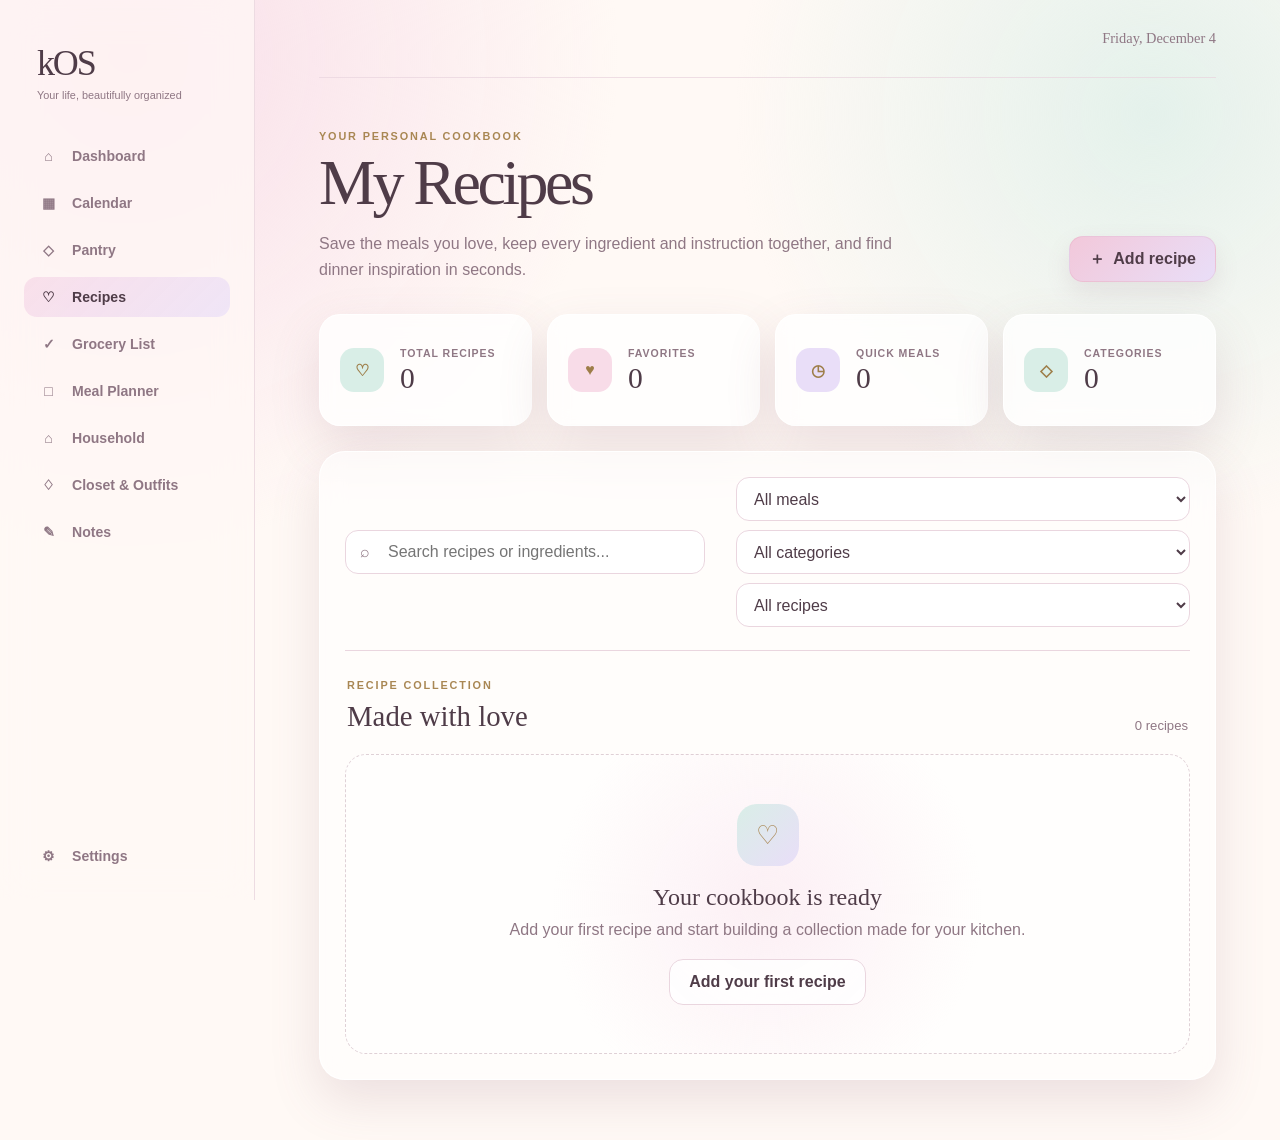
<file: pages/recipes.html>
<!doctype html>
<html lang="en">
<head>
  <meta charset="utf-8">
  <meta name="viewport" content="width=device-width, initial-scale=1">
  <title>Recipes | kOS 2.0</title>
  <style>
    :root{--pink:#f8dce8;--pink2:#f2c8da;--mint:#d9eee7;--lav:#e9def8;--cream:#fff9f5;--rose:#d88faa;--gold:#d7b069;--ink:#4f3c48;--muted:#8f7784;--line:#ead6df;--white:rgba(255,255,255,.76);--shadow:0 20px 50px rgba(137,91,113,.16)}
    *{box-sizing:border-box}html{background:var(--cream)}body{margin:0;min-height:100vh;color:var(--ink);font-family:Inter,-apple-system,BlinkMacSystemFont,"Segoe UI",sans-serif;background:radial-gradient(circle at 10% 5%,rgba(248,220,232,.92),transparent 31%),radial-gradient(circle at 90% 10%,rgba(217,238,231,.7),transparent 27%),var(--cream)}
    button,input,select,textarea{font:inherit;color:inherit}button{cursor:pointer}.app-shell{display:grid;grid-template-columns:255px minmax(0,1fr);min-height:100vh}.sidebar{position:sticky;top:0;height:100vh;display:flex;flex-direction:column;padding:42px 24px 24px;background:rgba(255,249,245,.72);border-right:1px solid rgba(234,214,223,.85);backdrop-filter:blur(18px);z-index:30}.brand{text-decoration:none;color:inherit;padding:0 13px 35px}.brand-name{display:block;font-family:Georgia,serif;font-size:2.25rem;letter-spacing:-.06em}.brand-tagline{display:block;margin-top:5px;color:var(--muted);font-size:.68rem}.main-navigation{display:grid;gap:7px}.nav-link{display:flex;align-items:center;gap:13px;padding:12px 14px;color:var(--muted);text-decoration:none;border-radius:13px;font-size:.88rem;font-weight:600}.nav-link:hover,.nav-link.active{color:var(--ink);background:linear-gradient(135deg,rgba(248,220,232,.88),rgba(233,222,248,.7))}.nav-icon{width:21px;text-align:center}.settings-link{margin-top:auto}.main-content{width:100%;max-width:1500px;padding:0 5vw 60px}.topbar{min-height:78px;display:flex;align-items:center;justify-content:flex-end;border-bottom:1px solid rgba(234,214,223,.75)}.today-label{margin:0;color:var(--muted);font-family:Georgia,serif;font-size:.9rem}.menu-button{display:none;width:42px;height:42px;border:1px solid var(--line);border-radius:13px;background:var(--white)}
    .page-heading{display:flex;align-items:flex-end;justify-content:space-between;gap:28px;padding:52px 0 32px}.eyebrow,.section-kicker{margin:0 0 9px;color:#a98753;font-size:.68rem;font-weight:800;letter-spacing:.17em;text-transform:uppercase}.page-heading h1{margin:0;font-family:Georgia,serif;font-size:clamp(3rem,5vw,4.6rem);font-weight:400;letter-spacing:-.055em;line-height:1}.page-description{max-width:610px;margin:16px 0 0;color:var(--muted);line-height:1.6}.primary-button,.secondary-button,.cancel-button{min-height:46px;padding:11px 19px;border-radius:14px;font-weight:750;border:1px solid rgba(216,143,170,.2)}.primary-button{display:inline-flex;align-items:center;justify-content:center;gap:8px;background:linear-gradient(135deg,var(--pink2),var(--lav));box-shadow:0 10px 25px rgba(137,91,113,.12)}.secondary-button{background:rgba(255,255,255,.82);border-color:var(--line)}.cancel-button{background:transparent;border-color:var(--line);color:var(--muted)}
    .recipe-summary{display:grid;grid-template-columns:repeat(4,minmax(0,1fr));gap:15px;margin-bottom:25px}.summary-card{display:flex;align-items:center;gap:16px;min-height:112px;padding:20px;background:var(--white);border:1px solid rgba(255,255,255,.92);border-radius:21px;box-shadow:var(--shadow);backdrop-filter:blur(10px)}.summary-icon{display:grid;place-items:center;width:44px;height:44px;flex:0 0 44px;background:var(--mint);border-radius:14px;color:#9d7d48;font-weight:800}.favorite-summary .summary-icon{background:var(--pink)}.quick-summary .summary-icon{background:var(--lav)}.summary-label{display:block;margin-bottom:5px;color:var(--muted);font-size:.66rem;font-weight:800;letter-spacing:.09em;text-transform:uppercase}.summary-number{font-family:Georgia,serif;font-size:1.85rem;font-weight:400;line-height:1}
    .library-section{padding:25px;background:rgba(255,255,255,.6);border:1px solid rgba(255,255,255,.9);border-radius:26px;box-shadow:var(--shadow);backdrop-filter:blur(12px)}.recipe-toolbar{display:flex;align-items:center;justify-content:space-between;gap:16px;padding-bottom:23px;border-bottom:1px solid var(--line)}.search-field{position:relative;width:min(100%,360px)}.search-field span{position:absolute;left:15px;top:50%;transform:translateY(-50%);color:var(--muted)}.search-field input,.filter-group select,.form-field input,.form-field select,.form-field textarea{width:100%;min-height:44px;padding:10px 13px;background:rgba(255,255,255,.86);border:1px solid var(--line);border-radius:13px;outline:none}.search-field input{padding-left:42px}.search-field input:focus,.filter-group select:focus,.form-field input:focus,.form-field select:focus,.form-field textarea:focus{border-color:var(--gold);box-shadow:0 0 0 4px rgba(215,176,105,.12)}.filter-group{display:flex;flex-wrap:wrap;gap:9px}.library-header{display:flex;align-items:flex-end;justify-content:space-between;padding:28px 2px 21px}.library-header h2{margin:0;font-family:Georgia,serif;font-size:1.8rem;font-weight:400}.recipe-count{margin:0;color:var(--muted);font-size:.82rem}.recipe-grid{display:grid;grid-template-columns:repeat(3,minmax(0,1fr));gap:15px}.empty-state{grid-column:1/-1;display:flex;min-height:300px;align-items:center;justify-content:center;flex-direction:column;padding:35px;text-align:center;background:radial-gradient(circle,rgba(248,220,232,.42),transparent 48%),rgba(255,255,255,.45);border:1px dashed rgba(180,145,160,.42);border-radius:21px}.empty-state[hidden]{display:none}.empty-state-icon{display:grid;place-items:center;width:62px;height:62px;margin-bottom:18px;background:linear-gradient(135deg,var(--mint),var(--lav));border-radius:20px;color:#a98753;font-size:1.6rem}.empty-state h3{margin:0;font-family:Georgia,serif;font-size:1.5rem;font-weight:400}.empty-state p{margin:10px 0 20px;color:var(--muted)}
    .recipe-card{position:relative;overflow:hidden;min-height:300px;background:rgba(255,255,255,.84);border:1px solid rgba(255,255,255,.95);border-radius:20px;box-shadow:0 12px 30px rgba(137,91,113,.1)}.recipe-card-banner{height:92px;padding:17px;background:linear-gradient(135deg,var(--pink),var(--lav));display:flex;align-items:flex-start;justify-content:space-between}.recipe-card:nth-child(3n+2) .recipe-card-banner{background:linear-gradient(135deg,var(--mint),#eff7f1)}.recipe-card:nth-child(3n) .recipe-card-banner{background:linear-gradient(135deg,#f9e9d1,var(--pink))}.meal-badge{padding:6px 9px;border-radius:999px;background:rgba(255,255,255,.7);font-size:.63rem;font-weight:800;letter-spacing:.08em;text-transform:uppercase}.favorite-button{display:grid;place-items:center;width:34px;height:34px;border:1px solid rgba(255,255,255,.85);border-radius:11px;background:rgba(255,255,255,.66);color:var(--rose);font-size:1.05rem}.recipe-card-body{padding:20px}.recipe-card h3{margin:0 0 7px;font-family:Georgia,serif;font-size:1.48rem;font-weight:400}.recipe-category{margin:0 0 17px;color:#a98753;font-size:.68rem;font-weight:800;letter-spacing:.1em;text-transform:uppercase}.recipe-meta{display:flex;flex-wrap:wrap;gap:8px;margin-bottom:18px}.recipe-meta span{padding:6px 9px;border-radius:999px;background:rgba(233,222,248,.55);color:var(--muted);font-size:.7rem;font-weight:700}.card-actions{display:flex;gap:7px;padding-top:15px;border-top:1px solid var(--line)}.card-action{min-height:37px;padding:8px 11px;border:1px solid var(--line);border-radius:11px;background:rgba(255,255,255,.72);color:var(--muted);font-size:.72rem;font-weight:750}.card-action.view{margin-right:auto;color:var(--ink);background:var(--mint)}.card-action:hover{color:var(--ink);background:var(--pink)}
    .modal-backdrop{position:fixed;inset:0;z-index:100;display:grid;place-items:center;padding:22px;background:rgba(64,48,57,.38);backdrop-filter:blur(8px)}.modal-backdrop[hidden]{display:none}.modal-card{width:min(100%,760px);max-height:calc(100vh - 44px);overflow:auto;padding:29px;background:radial-gradient(circle at top right,rgba(233,222,248,.75),transparent 38%),#fffaf7;border:1px solid #fff;border-radius:27px;box-shadow:0 30px 80px rgba(80,55,68,.28)}.view-card{width:min(100%,700px)}.modal-header{display:flex;align-items:flex-start;justify-content:space-between;gap:20px;margin-bottom:25px;padding-bottom:18px;border-bottom:1px solid var(--line)}.modal-header h2{margin:0;font-family:Georgia,serif;font-size:2rem;font-weight:400}.modal-close-button{display:grid;place-items:center;width:42px;height:42px;padding:0;background:rgba(255,255,255,.76);border:1px solid var(--line);border-radius:13px;color:var(--muted);font-size:1.55rem}.form-grid{display:grid;grid-template-columns:1fr 1fr;gap:18px}.form-field{display:flex;flex-direction:column;gap:7px}.form-field-wide{grid-column:1/-1}.form-field>span{font-size:.76rem;font-weight:800}.form-field textarea{min-height:115px;resize:vertical;line-height:1.5}.form-field small{color:var(--muted);font-size:.7rem}.favorite-check{display:flex;align-items:center;gap:10px;padding-top:5px;font-size:.78rem;font-weight:750}.favorite-check input{width:18px;height:18px;accent-color:var(--rose)}.form-actions{display:flex;justify-content:flex-end;gap:11px;margin-top:27px;padding-top:20px;border-top:1px solid var(--line)}.view-meta{display:flex;flex-wrap:wrap;gap:8px;margin-bottom:24px}.view-meta span{padding:7px 10px;border-radius:999px;background:var(--lav);font-size:.73rem;font-weight:700}.view-section{margin-top:24px}.view-section h3{margin:0 0 10px;font-family:Georgia,serif;font-size:1.35rem;font-weight:400}.view-section ul,.view-section ol{margin:0;padding-left:23px;color:var(--muted);line-height:1.75}.toast{position:fixed;right:24px;bottom:24px;z-index:120;padding:13px 18px;background:var(--ink);color:#fff;border-radius:13px;box-shadow:var(--shadow);font-size:.85rem}.toast[hidden]{display:none}
    @media(max-width:1100px){.recipe-summary{grid-template-columns:repeat(2,1fr)}.recipe-toolbar{align-items:stretch;flex-direction:column}.search-field{width:100%}.recipe-grid{grid-template-columns:repeat(2,1fr)}}
    @media(max-width:760px){.app-shell{display:block}.sidebar{position:fixed;inset:0 auto 0 0;width:min(82vw,280px);height:100vh;transform:translateX(-105%);transition:transform .2s ease;box-shadow:var(--shadow)}body.navigation-open .sidebar{transform:translateX(0)}body.navigation-open:after{content:"";position:fixed;inset:0;z-index:20;background:rgba(64,48,57,.25)}.main-content{padding:0 20px 45px}.topbar{justify-content:space-between}.menu-button{display:grid;place-items:center}.page-heading{align-items:stretch;flex-direction:column;padding:38px 0 28px}.page-heading .primary-button{width:100%}.recipe-summary,.recipe-grid{grid-template-columns:1fr}.filter-group{display:grid}.library-section{padding:18px}.form-grid{grid-template-columns:1fr}.form-field-wide{grid-column:auto}.modal-backdrop{padding:10px;place-items:start center}.modal-card{max-height:calc(100vh - 20px);padding:22px 18px}.form-actions{flex-direction:column-reverse}.form-actions button{width:100%}}
    @media(prefers-reduced-motion:reduce){*{scroll-behavior:auto!important;transition:none!important}}
  </style>
</head>
<body>
  <div class="app-shell">
    <aside class="sidebar" id="sidebar">
      <a class="brand" href="../index.html" aria-label="kOS home"><span class="brand-name">kOS</span><span class="brand-tagline">Your life, beautifully organized</span></a>
      <nav class="main-navigation" aria-label="Main navigation">
        <a class="nav-link" href="../index.html"><span class="nav-icon">⌂</span><span>Dashboard</span></a>
        <a class="nav-link" href="calendar.html"><span class="nav-icon">▦</span><span>Calendar</span></a>
        <a class="nav-link" href="pantry.html"><span class="nav-icon">◇</span><span>Pantry</span></a>
        <a class="nav-link active" href="recipes.html"><span class="nav-icon">♡</span><span>Recipes</span></a>
        <a class="nav-link" href="grocery-list.html"><span class="nav-icon">✓</span><span>Grocery List</span></a>
        <a class="nav-link" href="meal-planner.html"><span class="nav-icon">□</span><span>Meal Planner</span></a>
        <a class="nav-link" href="household.html"><span class="nav-icon">⌂</span><span>Household</span></a>
        <a class="nav-link" href="closet-outfits.html"><span class="nav-icon">♢</span><span>Closet &amp; Outfits</span></a>
        <a class="nav-link" href="notes.html"><span class="nav-icon">✎</span><span>Notes</span></a>
      </nav>
      <a class="nav-link settings-link" href="settings.html"><span class="nav-icon">⚙</span><span>Settings</span></a>
    </aside>

    <main class="main-content">
      <header class="topbar"><button class="menu-button" id="menuButton" type="button" aria-label="Open navigation" aria-expanded="false">☰</button><p class="today-label" id="todayLabel"></p></header>
      <section class="page-heading">
        <div><p class="eyebrow">Your personal cookbook</p><h1>My Recipes</h1><p class="page-description">Save the meals you love, keep every ingredient and instruction together, and find dinner inspiration in seconds.</p></div>
        <button class="primary-button" id="addRecipeButton" type="button"><span aria-hidden="true">＋</span>Add recipe</button>
      </section>
      <section class="recipe-summary" aria-label="Recipe summary">
        <article class="summary-card"><span class="summary-icon">♡</span><div><span class="summary-label">Total recipes</span><strong class="summary-number" id="totalRecipes">0</strong></div></article>
        <article class="summary-card favorite-summary"><span class="summary-icon">♥</span><div><span class="summary-label">Favorites</span><strong class="summary-number" id="favoriteRecipes">0</strong></div></article>
        <article class="summary-card quick-summary"><span class="summary-icon">◷</span><div><span class="summary-label">Quick meals</span><strong class="summary-number" id="quickRecipes">0</strong></div></article>
        <article class="summary-card"><span class="summary-icon">◇</span><div><span class="summary-label">Categories</span><strong class="summary-number" id="recipeCategories">0</strong></div></article>
      </section>
      <section class="library-section">
        <div class="recipe-toolbar">
          <label class="search-field"><span aria-hidden="true">⌕</span><input id="recipeSearch" type="search" placeholder="Search recipes or ingredients..." aria-label="Search recipes" autocomplete="off"></label>
          <div class="filter-group">
            <select id="mealFilter" aria-label="Filter by meal"><option value="all">All meals</option></select>
            <select id="categoryFilter" aria-label="Filter by category"><option value="all">All categories</option></select>
            <select id="favoriteFilter" aria-label="Filter favorites"><option value="all">All recipes</option><option value="favorites">Favorites only</option><option value="quick">30 minutes or less</option></select>
          </div>
        </div>
        <div class="library-header"><div><p class="section-kicker">Recipe collection</p><h2>Made with love</h2></div><p class="recipe-count" id="recipeCount">0 recipes</p></div>
        <div class="recipe-grid" id="recipeGrid">
          <div class="empty-state" id="emptyRecipeState"><span class="empty-state-icon" aria-hidden="true">♡</span><h3>Your cookbook is ready</h3><p>Add your first recipe and start building a collection made for your kitchen.</p><button class="secondary-button" id="emptyStateAddButton" type="button">Add your first recipe</button></div>
        </div>
      </section>
    </main>
  </div>

  <div class="modal-backdrop" id="recipeModal" role="dialog" aria-modal="true" aria-labelledby="recipeModalTitle" hidden>
    <div class="modal-card">
      <div class="modal-header"><div><p class="section-kicker">Personal cookbook</p><h2 id="recipeModalTitle">Add a recipe</h2></div><button class="modal-close-button" id="closeRecipeModal" type="button" aria-label="Close form">×</button></div>
      <form id="recipeForm">
        <input id="recipeId" type="hidden">
        <div class="form-grid">
          <label class="form-field form-field-wide"><span>Recipe name</span><input id="recipeName" type="text" placeholder="Example: Creamy Tuscan chicken" autocomplete="off" required></label>
          <label class="form-field"><span>Meal type</span><select id="recipeMeal" required><option value="">Choose a meal</option><option>Breakfast</option><option>Lunch</option><option>Dinner</option><option>Snack</option><option>Dessert</option><option>Drink</option></select></label>
          <label class="form-field"><span>Category or cuisine</span><input id="recipeCategory" type="text" placeholder="Example: Italian" required></label>
          <label class="form-field"><span>Prep time (minutes)</span><input id="prepTime" type="number" min="0" value="10" required></label>
          <label class="form-field"><span>Cook time (minutes)</span><input id="cookTime" type="number" min="0" value="20" required></label>
          <label class="form-field"><span>Servings</span><input id="recipeServings" type="number" min="1" value="4" required></label>
          <label class="favorite-check"><input id="recipeFavorite" type="checkbox">Save as a favorite</label>
          <label class="form-field form-field-wide"><span>Ingredients</span><textarea id="recipeIngredients" placeholder="Enter one ingredient per line" required></textarea><small>Put each ingredient on its own line.</small></label>
          <label class="form-field form-field-wide"><span>Instructions</span><textarea id="recipeInstructions" placeholder="Enter one step per line" required></textarea><small>Put each step on its own line.</small></label>
        </div>
        <div class="form-actions"><button class="cancel-button" id="cancelRecipeButton" type="button">Cancel</button><button class="primary-button" type="submit">Save recipe</button></div>
      </form>
    </div>
  </div>

  <div class="modal-backdrop" id="viewModal" role="dialog" aria-modal="true" aria-labelledby="viewRecipeTitle" hidden>
    <div class="modal-card view-card"><div class="modal-header"><div><p class="section-kicker" id="viewRecipeCategory"></p><h2 id="viewRecipeTitle"></h2></div><button class="modal-close-button" id="closeViewModal" type="button" aria-label="Close recipe">×</button></div><div class="view-meta" id="viewRecipeMeta"></div><section class="view-section"><h3>Ingredients</h3><ul id="viewIngredients"></ul></section><section class="view-section"><h3>Instructions</h3><ol id="viewInstructions"></ol></section></div>
  </div>
  <div class="toast" id="toast" role="status" hidden></div>

  <script>
    "use strict";
    const $=id=>document.getElementById(id),storageKey="kos-recipes-v2";
    const els={today:$("todayLabel"),menu:$("menuButton"),modal:$("recipeModal"),viewModal:$("viewModal"),form:$("recipeForm"),title:$("recipeModalTitle"),grid:$("recipeGrid"),empty:$("emptyRecipeState"),search:$("recipeSearch"),meal:$("mealFilter"),category:$("categoryFilter"),favorite:$("favoriteFilter"),count:$("recipeCount"),total:$("totalRecipes"),favorites:$("favoriteRecipes"),quick:$("quickRecipes"),categories:$("recipeCategories"),toast:$("toast")};
    let recipes=loadRecipes(),lastFocus=null;
    els.today.textContent=new Intl.DateTimeFormat("en-US",{weekday:"long",month:"long",day:"numeric"}).format(new Date());
    function loadRecipes(){try{const value=localStorage.getItem(storageKey);return value?JSON.parse(value):[]}catch{return[]}}
    function saveRecipes(){localStorage.setItem(storageKey,JSON.stringify(recipes))}
    function uid(){return globalThis.crypto?.randomUUID?.()||`${Date.now()}-${Math.random().toString(16).slice(2)}`}
    function totalTime(recipe){return Number(recipe.prep)+Number(recipe.cook)}
    function lines(value){return String(value).split("\n").map(v=>v.trim()).filter(Boolean)}
    function escapeHtml(value){const node=document.createElement("div");node.textContent=String(value);return node.innerHTML}
    function showToast(message){els.toast.textContent=message;els.toast.hidden=false;clearTimeout(showToast.timer);showToast.timer=setTimeout(()=>els.toast.hidden=true,2200)}
    function openModal(recipe=null){lastFocus=document.activeElement;els.form.reset();$("prepTime").value=10;$("cookTime").value=20;$("recipeServings").value=4;$("recipeId").value=recipe?.id||"";els.title.textContent=recipe?"Edit recipe":"Add a recipe";if(recipe){$("recipeName").value=recipe.name;$("recipeMeal").value=recipe.meal;$("recipeCategory").value=recipe.category;$("prepTime").value=recipe.prep;$("cookTime").value=recipe.cook;$("recipeServings").value=recipe.servings;$("recipeFavorite").checked=recipe.favorite;$("recipeIngredients").value=recipe.ingredients;$("recipeInstructions").value=recipe.instructions}els.modal.hidden=false;document.body.style.overflow="hidden";setTimeout(()=>$("recipeName").focus(),0)}
    function closeModal(){els.modal.hidden=true;document.body.style.overflow="";lastFocus?.focus()}
    function openView(recipe){lastFocus=document.activeElement;$("viewRecipeCategory").textContent=`${recipe.meal} · ${recipe.category}`;$("viewRecipeTitle").textContent=recipe.name;$("viewRecipeMeta").innerHTML=`<span>◷ ${totalTime(recipe)} minutes</span><span>Serves ${recipe.servings}</span>${recipe.favorite?"<span>♥ Favorite</span>":""}`;$("viewIngredients").innerHTML=lines(recipe.ingredients).map(item=>`<li>${escapeHtml(item)}</li>`).join("");$("viewInstructions").innerHTML=lines(recipe.instructions).map(item=>`<li>${escapeHtml(item)}</li>`).join("");els.viewModal.hidden=false;document.body.style.overflow="hidden"}
    function closeView(){els.viewModal.hidden=true;document.body.style.overflow="";lastFocus?.focus()}
    function filteredRecipes(){const q=els.search.value.trim().toLowerCase();return recipes.filter(recipe=>(!q||[recipe.name,recipe.category,recipe.meal,recipe.ingredients].some(v=>String(v).toLowerCase().includes(q)))&&(els.meal.value==="all"||recipe.meal===els.meal.value)&&(els.category.value==="all"||recipe.category===els.category.value)&&(els.favorite.value==="all"||(els.favorite.value==="favorites"&&recipe.favorite)||(els.favorite.value==="quick"&&totalTime(recipe)<=30)))}
    function rebuildFilters(){const selectedMeal=els.meal.value,selectedCategory=els.category.value;els.meal.innerHTML='<option value="all">All meals</option>';els.category.innerHTML='<option value="all">All categories</option>';[...new Set(recipes.map(r=>r.meal))].sort().forEach(value=>els.meal.add(new Option(value,value)));[...new Set(recipes.map(r=>r.category))].sort().forEach(value=>els.category.add(new Option(value,value)));if([...els.meal.options].some(o=>o.value===selectedMeal))els.meal.value=selectedMeal;if([...els.category.options].some(o=>o.value===selectedCategory))els.category.value=selectedCategory}
    function createCard(recipe){const card=document.createElement("article");card.className="recipe-card";card.innerHTML=`<div class="recipe-card-banner"><span class="meal-badge">${escapeHtml(recipe.meal)}</span><button class="favorite-button" type="button" aria-label="${recipe.favorite?"Remove from":"Add to"} favorites">${recipe.favorite?"♥":"♡"}</button></div><div class="recipe-card-body"><h3>${escapeHtml(recipe.name)}</h3><p class="recipe-category">${escapeHtml(recipe.category)}</p><div class="recipe-meta"><span>◷ ${totalTime(recipe)} min</span><span>Serves ${escapeHtml(recipe.servings)}</span><span>${lines(recipe.ingredients).length} ingredients</span></div><div class="card-actions"><button class="card-action view" type="button">View recipe</button><button class="card-action edit" type="button">Edit</button><button class="card-action delete" type="button">Delete</button></div></div>`;card.querySelector(".favorite-button").addEventListener("click",()=>{recipe.favorite=!recipe.favorite;saveRecipes();render();showToast(recipe.favorite?"Added to favorites":"Removed from favorites")});card.querySelector(".view").addEventListener("click",()=>openView(recipe));card.querySelector(".edit").addEventListener("click",()=>openModal(recipe));card.querySelector(".delete").addEventListener("click",()=>{if(confirm(`Delete ${recipe.name}?`)){recipes=recipes.filter(r=>r.id!==recipe.id);saveRecipes();render();showToast("Recipe deleted")}});return card}
    function render(){rebuildFilters();const visible=filteredRecipes();els.grid.innerHTML="";if(!visible.length){els.empty.querySelector("h3").textContent=recipes.length?"No recipes match":"Your cookbook is ready";els.empty.querySelector("p").textContent=recipes.length?"Try changing your search or filters.":"Add your first recipe and start building a collection made for your kitchen.";els.empty.querySelector("button").hidden=recipes.length>0;els.grid.appendChild(els.empty);els.empty.hidden=false}else visible.forEach(recipe=>els.grid.appendChild(createCard(recipe)));els.total.textContent=recipes.length;els.favorites.textContent=recipes.filter(r=>r.favorite).length;els.quick.textContent=recipes.filter(r=>totalTime(r)<=30).length;els.categories.textContent=new Set(recipes.map(r=>r.category)).size;els.count.textContent=`${visible.length} ${visible.length===1?"recipe":"recipes"}${visible.length!==recipes.length?` of ${recipes.length}`:""}`}
    $("addRecipeButton").addEventListener("click",()=>openModal());$("emptyStateAddButton").addEventListener("click",()=>openModal());$("closeRecipeModal").addEventListener("click",closeModal);$("cancelRecipeButton").addEventListener("click",closeModal);$("closeViewModal").addEventListener("click",closeView);els.modal.addEventListener("click",e=>{if(e.target===els.modal)closeModal()});els.viewModal.addEventListener("click",e=>{if(e.target===els.viewModal)closeView()});
    els.form.addEventListener("submit",e=>{e.preventDefault();const id=$("recipeId").value;const recipe={id:id||uid(),name:$("recipeName").value.trim(),meal:$("recipeMeal").value,category:$("recipeCategory").value.trim(),prep:$("prepTime").value,cook:$("cookTime").value,servings:$("recipeServings").value,favorite:$("recipeFavorite").checked,ingredients:$("recipeIngredients").value.trim(),instructions:$("recipeInstructions").value.trim()};if(id)recipes=recipes.map(existing=>existing.id===id?recipe:existing);else recipes.unshift(recipe);saveRecipes();render();closeModal();showToast(id?"Recipe updated":"Recipe added")});
    [els.search,els.meal,els.category,els.favorite].forEach(control=>control.addEventListener(control===els.search?"input":"change",render));els.menu.addEventListener("click",()=>{const open=document.body.classList.toggle("navigation-open");els.menu.setAttribute("aria-expanded",String(open));els.menu.setAttribute("aria-label",open?"Close navigation":"Open navigation")});document.addEventListener("click",e=>{if(document.body.classList.contains("navigation-open")&&!e.target.closest(".sidebar")&&!e.target.closest("#menuButton")){document.body.classList.remove("navigation-open");els.menu.setAttribute("aria-expanded","false")}});document.addEventListener("keydown",e=>{if(e.key==="Escape"){if(!els.viewModal.hidden)closeView();else if(!els.modal.hidden)closeModal();else document.body.classList.remove("navigation-open")}});render();
  </script>
</body>
</html>
</file>
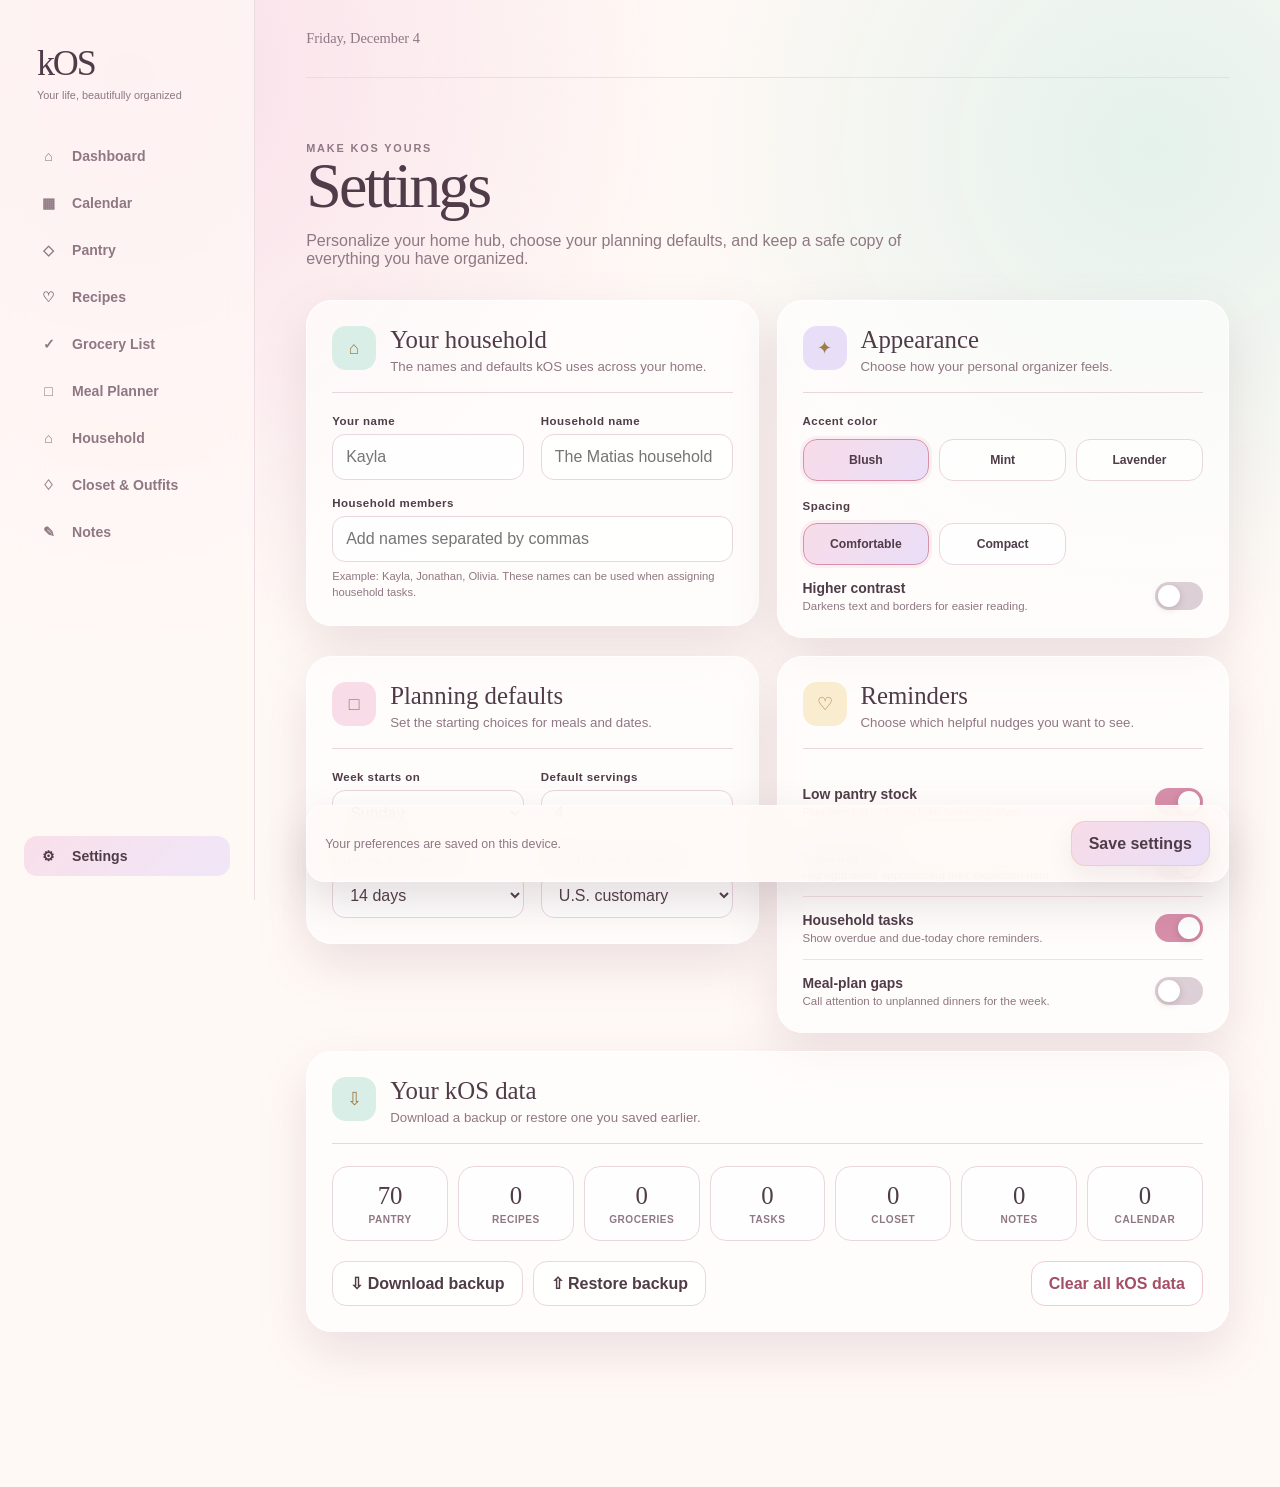
<file: pages/settings.html>
<!doctype html>
<html lang="en">
<head>
<meta charset="utf-8"><meta name="viewport" content="width=device-width,initial-scale=1">
<title>Settings | kOS</title>
<style>
:root{--pink:#f8dce8;--pink2:#f2c8da;--mint:#d9eee7;--lav:#e9def8;--cream:#fff9f5;--rose:#d88faa;--gold:#d7b069;--ink:#4f3c48;--muted:#8f7784;--line:#ead6df;--white:rgba(255,255,255,.76);--shadow:0 20px 50px rgba(137,91,113,.16)}*{box-sizing:border-box}html{background:var(--cream)}body{margin:0;min-height:100vh;color:var(--ink);font-family:Inter,-apple-system,BlinkMacSystemFont,"Segoe UI",sans-serif;background:radial-gradient(circle at 10% 5%,rgba(248,220,232,.92),transparent 31%),radial-gradient(circle at 90% 10%,rgba(217,238,231,.7),transparent 27%),var(--cream)}button,input,select{font:inherit;color:inherit}button{cursor:pointer}.app-shell{display:grid;grid-template-columns:255px minmax(0,1fr);min-height:100vh}.sidebar{position:sticky;top:0;z-index:30;display:flex;height:100vh;flex-direction:column;padding:42px 24px 24px;background:rgba(255,249,245,.72);border-right:1px solid rgba(234,214,223,.85);backdrop-filter:blur(18px)}.brand{padding:0 13px 35px;color:inherit;text-decoration:none}.brand-name{display:block;font-family:Georgia,serif;font-size:2.25rem;letter-spacing:-.06em}.brand-tagline{display:block;margin-top:5px;color:var(--muted);font-size:.68rem}.main-navigation{display:grid;gap:7px}.nav-link{display:flex;align-items:center;gap:13px;padding:12px 14px;color:var(--muted);text-decoration:none;border-radius:13px;font-size:.88rem;font-weight:600}.nav-link:hover,.nav-link.active{color:var(--ink);background:linear-gradient(135deg,rgba(248,220,232,.88),rgba(233,222,248,.7))}.nav-icon{width:21px;text-align:center}.settings-link{margin-top:auto}.main-content{width:100%;max-width:1500px;padding:0 4vw 60px}.topbar{display:flex;min-height:78px;align-items:center;justify-content:space-between;border-bottom:1px solid rgba(234,214,223,.75)}.today-label{margin:0;color:var(--muted);font-family:Georgia,serif;font-size:.9rem}.menu-button{display:none;width:42px;height:42px;border:1px solid var(--line);border-radius:13px;background:var(--white)}.page-heading{padding:50px 0 32px}.eyebrow{margin:0 0 8px;color:#a98753;font-size:.68rem;font-weight:800;letter-spacing:.17em;text-transform:uppercase}.page-heading h1{margin:0;font:400 clamp(2.6rem,5vw,4.3rem)/1 Georgia,serif;letter-spacing:-.045em}.page-heading p{max-width:650px;margin:14px 0 0;color:var(--muted)}.settings-layout{display:grid;grid-template-columns:minmax(0,1fr) minmax(0,1fr);gap:18px;align-items:start}.panel{padding:25px;background:rgba(255,255,255,.62);border:1px solid rgba(255,255,255,.92);border-radius:26px;box-shadow:var(--shadow)}.panel.wide{grid-column:1/-1}.panel-head{display:flex;align-items:flex-start;gap:14px;margin-bottom:22px;padding-bottom:18px;border-bottom:1px solid var(--line)}.panel-icon{display:grid;width:44px;height:44px;flex:0 0 44px;place-items:center;border-radius:14px;background:var(--mint);color:#9d7d48;font-size:1.1rem}.panel:nth-child(2) .panel-icon{background:var(--lav)}.panel:nth-child(3) .panel-icon{background:var(--pink)}.panel:nth-child(4) .panel-icon{background:#faeccf}.panel h2{margin:0;font:400 1.55rem Georgia,serif}.panel-head p{margin:5px 0 0;color:var(--muted);font-size:.83rem}.form-grid{display:grid;grid-template-columns:repeat(2,minmax(0,1fr));gap:17px}.field{display:flex;flex-direction:column;gap:7px}.field.wide{grid-column:1/-1}.field label,.group-label{font-size:.72rem;font-weight:800;letter-spacing:.04em}.field input,.field select{width:100%;min-height:46px;padding:10px 13px;border:1px solid var(--line);border-radius:13px;background:rgba(255,255,255,.86);outline:none}.field input:focus,.field select:focus{border-color:var(--gold);box-shadow:0 0 0 4px rgba(215,176,105,.13)}.field small{color:var(--muted);font-size:.7rem;line-height:1.4}.choice-grid{display:grid;grid-template-columns:repeat(3,1fr);gap:10px}.choice{position:relative}.choice input{position:absolute;opacity:0;pointer-events:none}.choice span{display:block;padding:13px 8px;text-align:center;border:1px solid var(--line);border-radius:14px;background:rgba(255,255,255,.72);font-size:.76rem;font-weight:700}.choice input:checked+span{border-color:var(--rose);background:linear-gradient(135deg,var(--pink),var(--lav));box-shadow:0 0 0 3px rgba(216,143,170,.12)}.toggle-row{display:flex;align-items:center;justify-content:space-between;gap:20px;padding:15px 0;border-bottom:1px solid rgba(234,214,223,.75)}.toggle-row:last-child{border-bottom:0;padding-bottom:0}.toggle-copy b{display:block;font-size:.87rem}.toggle-copy small{display:block;margin-top:4px;color:var(--muted);font-size:.72rem}.switch{position:relative;width:48px;height:28px;flex:0 0 48px}.switch input{position:absolute;opacity:0}.slider{position:absolute;inset:0;border-radius:99px;background:#ddcfd6;transition:.2s}.slider:after{content:"";position:absolute;width:22px;height:22px;left:3px;top:3px;border-radius:50%;background:#fff;box-shadow:0 2px 7px rgba(70,45,58,.2);transition:.2s}.switch input:checked+.slider{background:var(--rose)}.switch input:checked+.slider:after{transform:translateX(20px)}.data-summary{display:grid;grid-template-columns:repeat(6,1fr);gap:10px;margin-bottom:20px}.data-card{padding:15px 10px;text-align:center;border:1px solid var(--line);border-radius:16px;background:rgba(255,255,255,.72)}.data-card strong{display:block;font:400 1.55rem Georgia,serif}.data-card span{display:block;margin-top:4px;color:var(--muted);font-size:.63rem;font-weight:800;text-transform:uppercase;letter-spacing:.05em}.actions{display:flex;flex-wrap:wrap;gap:10px}.primary,.secondary,.danger{min-height:45px;padding:10px 17px;border:1px solid rgba(215,176,105,.3);border-radius:14px;font-weight:750;background:linear-gradient(135deg,var(--pink),var(--lav));box-shadow:0 10px 25px rgba(122,91,107,.1)}.secondary{background:rgba(255,255,255,.86);border-color:var(--line);box-shadow:none}.danger{margin-left:auto;color:#a44e67;background:#fff;border-color:#efccd7;box-shadow:none}.save-bar{position:sticky;bottom:18px;z-index:10;display:flex;align-items:center;justify-content:space-between;gap:15px;margin-top:18px;padding:15px 18px;background:rgba(255,250,247,.9);border:1px solid rgba(255,255,255,.95);border-radius:19px;box-shadow:0 18px 45px rgba(100,69,84,.18);backdrop-filter:blur(16px)}.save-status{color:var(--muted);font-size:.78rem}.toast{position:fixed;right:25px;bottom:25px;z-index:100;padding:13px 17px;color:#fff;background:var(--ink);border-radius:13px;box-shadow:var(--shadow);font-size:.82rem}.toast[hidden]{display:none}.modal{position:fixed;inset:0;z-index:90;display:flex;align-items:center;justify-content:center;padding:20px;background:rgba(64,48,57,.35);backdrop-filter:blur(8px)}.modal[hidden]{display:none}.modal-card{width:min(100%,470px);padding:26px;background:#fffaf7;border-radius:24px;box-shadow:0 30px 80px rgba(80,55,68,.25)}.modal-card h2{margin:0;font:400 1.75rem Georgia,serif}.modal-card p{color:var(--muted);line-height:1.55}.modal-actions{display:flex;justify-content:flex-end;gap:10px;margin-top:20px}.danger-zone{border-color:#efd4dc;background:rgba(255,248,249,.75)}body[data-density="compact"] .panel{padding:19px}body[data-density="compact"] .toggle-row{padding:10px 0}body[data-accent="mint"]{--rose:#78aa9a;--pink:#d9eee7;--lav:#e3f3ed}body[data-accent="lavender"]{--rose:#a988c7;--pink:#e9def8;--lav:#f0e8fa}body[data-contrast="high"]{--ink:#251a21;--muted:#64515c;--line:#d1b5c2;--white:rgba(255,255,255,.94)}
@media(max-width:1050px){.settings-layout{grid-template-columns:1fr}.panel.wide{grid-column:auto}.data-summary{grid-template-columns:repeat(3,1fr)}}@media(max-width:760px){.app-shell{display:block}.sidebar{position:fixed;inset:0 auto 0 0;width:255px;transform:translateX(-105%);transition:.2s}.sidebar.open{transform:none}.main-content{padding:0 18px 42px}.menu-button{display:block}.page-heading{padding-top:34px}.form-grid,.choice-grid{grid-template-columns:1fr}.field.wide{grid-column:auto}.data-summary{grid-template-columns:repeat(2,1fr)}.actions{flex-direction:column}.actions button,.danger{width:100%;margin-left:0}.save-bar{align-items:stretch;flex-direction:column}.save-bar button{width:100%}.modal{align-items:flex-start;padding:10px}.modal-card{margin-top:10vh}.modal-actions{flex-direction:column-reverse}.modal-actions button{width:100%}}
.data-summary{grid-template-columns:repeat(7,1fr)}
</style>
</head>
<body><div class="app-shell"><aside class="sidebar" id="sidebar"><a class="brand" href="../index.html"><span class="brand-name">kOS</span><span class="brand-tagline">Your life, beautifully organized</span></a><nav class="main-navigation"><a class="nav-link" href="../index.html"><span class="nav-icon">⌂</span>Dashboard</a><a class="nav-link" href="calendar.html"><span class="nav-icon">▦</span>Calendar</a><a class="nav-link" href="pantry.html"><span class="nav-icon">◇</span>Pantry</a><a class="nav-link" href="recipes.html"><span class="nav-icon">♡</span>Recipes</a><a class="nav-link" href="grocery-list.html"><span class="nav-icon">✓</span>Grocery List</a><a class="nav-link" href="meal-planner.html"><span class="nav-icon">□</span>Meal Planner</a><a class="nav-link" href="household.html"><span class="nav-icon">⌂</span>Household</a><a class="nav-link" href="closet-outfits.html"><span class="nav-icon">♢</span>Closet &amp; Outfits</a><a class="nav-link" href="notes.html"><span class="nav-icon">✎</span>Notes</a></nav><a class="nav-link settings-link active" href="settings.html"><span class="nav-icon">⚙</span>Settings</a></aside>
<main class="main-content"><header class="topbar"><button class="menu-button" id="menuButton" aria-label="Open navigation">☰</button><p class="today-label" id="today"></p></header><section class="page-heading"><p class="eyebrow">Make kOS yours</p><h1>Settings</h1><p>Personalize your home hub, choose your planning defaults, and keep a safe copy of everything you have organized.</p></section>
<form id="settingsForm"><div class="settings-layout">
<section class="panel"><div class="panel-head"><span class="panel-icon">⌂</span><div><h2>Your household</h2><p>The names and defaults kOS uses across your home.</p></div></div><div class="form-grid"><div class="field"><label for="yourName">Your name</label><input id="yourName" placeholder="Kayla"></div><div class="field"><label for="householdName">Household name</label><input id="householdName" placeholder="The Matias household"></div><div class="field wide"><label for="members">Household members</label><input id="members" placeholder="Add names separated by commas"><small>Example: Kayla, Jonathan, Olivia. These names can be used when assigning household tasks.</small></div></div></section>
<section class="panel"><div class="panel-head"><span class="panel-icon">✦</span><div><h2>Appearance</h2><p>Choose how your personal organizer feels.</p></div></div><p class="group-label">Accent color</p><div class="choice-grid"><label class="choice"><input type="radio" name="accent" value="blush"><span>Blush</span></label><label class="choice"><input type="radio" name="accent" value="mint"><span>Mint</span></label><label class="choice"><input type="radio" name="accent" value="lavender"><span>Lavender</span></label></div><p class="group-label" style="margin-top:19px">Spacing</p><div class="choice-grid"><label class="choice"><input type="radio" name="density" value="comfortable"><span>Comfortable</span></label><label class="choice"><input type="radio" name="density" value="compact"><span>Compact</span></label></div><div class="toggle-row"><div class="toggle-copy"><b>Higher contrast</b><small>Darkens text and borders for easier reading.</small></div><label class="switch"><input id="highContrast" type="checkbox"><span class="slider"></span></label></div></section>
<section class="panel"><div class="panel-head"><span class="panel-icon">□</span><div><h2>Planning defaults</h2><p>Set the starting choices for meals and dates.</p></div></div><div class="form-grid"><div class="field"><label for="weekStart">Week starts on</label><select id="weekStart"><option value="sunday">Sunday</option><option value="monday">Monday</option></select></div><div class="field"><label for="servings">Default servings</label><input id="servings" type="number" min="1" max="30"></div><div class="field"><label for="expiringDays">Expiring-soon window</label><select id="expiringDays"><option value="7">7 days</option><option value="14">14 days</option><option value="21">21 days</option><option value="30">30 days</option></select></div><div class="field"><label for="units">Preferred measurements</label><select id="units"><option value="us">U.S. customary</option><option value="metric">Metric</option><option value="mixed">Mixed</option></select></div></div></section>
<section class="panel"><div class="panel-head"><span class="panel-icon">♡</span><div><h2>Reminders</h2><p>Choose which helpful nudges you want to see.</p></div></div><div class="toggle-row"><div class="toggle-copy"><b>Low pantry stock</b><small>Flag items at or below their low-stock level.</small></div><label class="switch"><input id="remindLow" type="checkbox"><span class="slider"></span></label></div><div class="toggle-row"><div class="toggle-copy"><b>Expiring food</b><small>Highlight items approaching their expiration date.</small></div><label class="switch"><input id="remindExpiring" type="checkbox"><span class="slider"></span></label></div><div class="toggle-row"><div class="toggle-copy"><b>Household tasks</b><small>Show overdue and due-today chore reminders.</small></div><label class="switch"><input id="remindTasks" type="checkbox"><span class="slider"></span></label></div><div class="toggle-row"><div class="toggle-copy"><b>Meal-plan gaps</b><small>Call attention to unplanned dinners for the week.</small></div><label class="switch"><input id="remindMeals" type="checkbox"><span class="slider"></span></label></div></section>
<section class="panel wide"><div class="panel-head"><span class="panel-icon">⇩</span><div><h2>Your kOS data</h2><p>Download a backup or restore one you saved earlier.</p></div></div><div class="data-summary"><div class="data-card"><strong id="pantryCount">0</strong><span>Pantry</span></div><div class="data-card"><strong id="recipeCount">0</strong><span>Recipes</span></div><div class="data-card"><strong id="groceryCount">0</strong><span>Groceries</span></div><div class="data-card"><strong id="taskCount">0</strong><span>Tasks</span></div><div class="data-card"><strong id="closetCount">0</strong><span>Closet</span></div><div class="data-card"><strong id="noteCount">0</strong><span>Notes</span></div></div><div class="actions"><button class="secondary" type="button" id="exportButton">⇩ Download backup</button><button class="secondary" type="button" id="importButton">⇧ Restore backup</button><input id="importFile" type="file" accept="application/json" hidden><button class="danger" type="button" id="resetButton">Clear all kOS data</button></div></section>
</div><div class="save-bar"><span class="save-status" id="saveStatus">Your preferences are saved on this device.</span><button class="primary" type="submit">Save settings</button></div></form></main></div>
<div class="modal" id="resetModal" hidden role="dialog" aria-modal="true" aria-labelledby="resetTitle"><div class="modal-card"><h2 id="resetTitle">Clear everything?</h2><p>This permanently removes your Pantry, Recipes, Grocery List, Meal Planner, Household, Closet, Outfits, Notes, and settings from this browser. Download a backup first if you may want them later.</p><div class="field"><label for="resetConfirm">Type RESET to continue</label><input id="resetConfirm" autocomplete="off"></div><div class="modal-actions"><button class="secondary" type="button" id="cancelReset">Cancel</button><button class="danger" type="button" id="confirmReset" disabled>Clear everything</button></div></div></div><div class="toast" id="toast" hidden></div>
<script>
"use strict";
const $=id=>document.getElementById(id),SETTINGS_KEY="kos-settings-v1",DATA_KEYS=["kos-pantry-items-v2","kos-pantry-items","kos-recipes-v2","kos-grocery-items-v2","kos-meal-plans-v1","kos-household-tasks-v1","kos-closet-items","kos-outfits","kos-notes","kos-calendar-events-v1"],defaults={yourName:"",householdName:"",members:"",accent:"blush",density:"comfortable",highContrast:false,weekStart:"sunday",servings:4,expiringDays:"14",units:"us",remindLow:true,remindExpiring:true,remindTasks:true,remindMeals:false};
function readJSON(key,fallback){try{return JSON.parse(localStorage.getItem(key))??fallback}catch{return fallback}}
function loadSettings(){return{...defaults,...readJSON(SETTINGS_KEY,{})}}
function toast(message){const el=$("toast");el.textContent=message;el.hidden=false;clearTimeout(toast.timer);toast.timer=setTimeout(()=>el.hidden=true,2200)}
function applyTheme(s){document.body.dataset.accent=s.accent;document.body.dataset.density=s.density;document.body.dataset.contrast=s.highContrast?"high":"normal"}
function fill(){const s=loadSettings();["yourName","householdName","members","weekStart","servings","expiringDays","units"].forEach(id=>$(id).value=s[id]);["highContrast","remindLow","remindExpiring","remindTasks","remindMeals"].forEach(id=>$(id).checked=!!s[id]);document.querySelector(`[name="accent"][value="${s.accent}"]`).checked=true;document.querySelector(`[name="density"][value="${s.density}"]`).checked=true;applyTheme(s)}
function collect(){return{yourName:$("yourName").value.trim(),householdName:$("householdName").value.trim(),members:$("members").value.trim(),accent:document.querySelector('[name="accent"]:checked').value,density:document.querySelector('[name="density"]:checked').value,highContrast:$("highContrast").checked,weekStart:$("weekStart").value,servings:Number($("servings").value)||4,expiringDays:$("expiringDays").value,units:$("units").value,remindLow:$("remindLow").checked,remindExpiring:$("remindExpiring").checked,remindTasks:$("remindTasks").checked,remindMeals:$("remindMeals").checked}}
function arrayCount(key){const value=readJSON(key,[]);return Array.isArray(value)?value.length:Object.keys(value||{}).length}
function updateCounts(){let calendarCount=$("calendarCount");if(!calendarCount){const card=document.createElement("div");card.className="data-card";card.innerHTML='<strong id="calendarCount">0</strong><span>Calendar</span>';document.querySelector(".data-summary").append(card);calendarCount=$("calendarCount")}$("pantryCount").textContent=Math.max(arrayCount("kos-pantry-items-v2"),arrayCount("kos-pantry-items"));$("recipeCount").textContent=arrayCount("kos-recipes-v2");$("groceryCount").textContent=arrayCount("kos-grocery-items-v2");$("taskCount").textContent=arrayCount("kos-household-tasks-v1");$("closetCount").textContent=arrayCount("kos-closet-items");$("noteCount").textContent=arrayCount("kos-notes");calendarCount.textContent=arrayCount("kos-calendar-events-v1")}
$("settingsForm").addEventListener("submit",event=>{event.preventDefault();const s=collect();localStorage.setItem(SETTINGS_KEY,JSON.stringify(s));applyTheme(s);$("saveStatus").textContent=`Saved ${new Date().toLocaleTimeString([], {hour:"numeric",minute:"2-digit"})}`;toast("Settings saved")});
document.querySelectorAll('[name="accent"],[name="density"],#highContrast').forEach(el=>el.addEventListener("change",()=>applyTheme(collect())));
$("exportButton").onclick=()=>{const data={version:1,exportedAt:new Date().toISOString(),app:"kOS",data:{}};[...DATA_KEYS,SETTINGS_KEY].forEach(k=>{if(localStorage.getItem(k)!==null)data.data[k]=readJSON(k,null)});const blob=new Blob([JSON.stringify(data,null,2)],{type:"application/json"}),a=document.createElement("a");a.href=URL.createObjectURL(blob);a.download=`kos-backup-${new Date().toLocaleDateString("en-CA")}.json`;a.click();setTimeout(()=>URL.revokeObjectURL(a.href),1000);toast("Backup downloaded")};
$("importButton").onclick=()=>$("importFile").click();$("importFile").onchange=async event=>{const file=event.target.files[0];if(!file)return;try{const backup=JSON.parse(await file.text());if(backup.app!=="kOS"||!backup.data||typeof backup.data!=="object")throw new Error();const allowed=new Set([...DATA_KEYS,SETTINGS_KEY]);Object.entries(backup.data).forEach(([key,value])=>{if(allowed.has(key))localStorage.setItem(key,JSON.stringify(value))});fill();updateCounts();toast("Backup restored")}catch{alert("That file is not a valid kOS backup.")}event.target.value=""};
function closeReset(){$("resetModal").hidden=true;document.body.style.overflow="";$("resetConfirm").value="";$("confirmReset").disabled=true}$("resetButton").onclick=()=>{$("resetModal").hidden=false;document.body.style.overflow="hidden";setTimeout(()=>$("resetConfirm").focus(),30)};$("cancelReset").onclick=closeReset;$("resetModal").onclick=e=>{if(e.target===$("resetModal"))closeReset()};$("resetConfirm").oninput=e=>$("confirmReset").disabled=e.target.value!=="RESET";$("confirmReset").onclick=()=>{[...DATA_KEYS,SETTINGS_KEY].forEach(k=>localStorage.removeItem(k));closeReset();fill();updateCounts();toast("All kOS data cleared")};document.addEventListener("keydown",e=>{if(e.key==="Escape"&&!$("resetModal").hidden)closeReset()});
$("today").textContent=new Intl.DateTimeFormat("en-US",{weekday:"long",month:"long",day:"numeric"}).format(new Date());$("menuButton").onclick=()=>$("sidebar").classList.toggle("open");document.addEventListener("click",e=>{if(innerWidth<=760&&!$("sidebar").contains(e.target)&&e.target!==$("menuButton"))$("sidebar").classList.remove("open")});fill();updateCounts();
</script></body></html>
</file>
<file: css/styles.css>
/* ================================
   kOS 2.0 — Foundation Theme
================================ */

:root {
  --cream: #fffaf7;
  --soft-white: #ffffff;
  --blush: #f7dfe8;
  --blush-deep: #e7b9ca;
  --lavender: #ebe3f5;
  --mint: #deeee8;
  --champagne: #d6b978;

  --ink: #4f4149;
  --muted: #8f7b86;
  --border: rgba(180, 145, 160, 0.2);

  --sidebar-width: 270px;
  --card-radius: 28px;
  --small-radius: 16px;

  --shadow-soft: 0 18px 45px rgba(122, 91, 107, 0.11);
  --shadow-hover: 0 24px 55px rgba(122, 91, 107, 0.17);

  --transition: 220ms ease;
}

/* ================================
   Reset
================================ */

* {
  box-sizing: border-box;
}

html {
  scroll-behavior: smooth;
}

body {
  min-height: 100vh;
  margin: 0;
  color: var(--ink);
  background:
    radial-gradient(
      circle at 10% 10%,
      rgba(247, 223, 232, 0.75),
      transparent 32%
    ),
    radial-gradient(
      circle at 90% 15%,
      rgba(235, 227, 245, 0.75),
      transparent 34%
    ),
    var(--cream);
  font-family:
    Inter,
    -apple-system,
    BlinkMacSystemFont,
    "Segoe UI",
    sans-serif;
  line-height: 1.5;
}

a {
  color: inherit;
  text-decoration: none;
}

button,
input,
select,
textarea {
  font: inherit;
}

/* ================================
   App Layout
================================ */

.app-shell {
  min-height: 100vh;
}

.sidebar {
  position: fixed;
  inset: 0 auto 0 0;
  z-index: 100;
  display: flex;
  width: var(--sidebar-width);
  flex-direction: column;
  padding: 38px 24px 28px;
  overflow-y: auto;
  background: rgba(255, 250, 247, 0.88);
  border-right: 1px solid var(--border);
  box-shadow: 12px 0 40px rgba(117, 84, 101, 0.06);
  backdrop-filter: blur(18px);
}

.main-content {
  min-height: 100vh;
  margin-left: var(--sidebar-width);
  padding: 0 54px 60px;
}

/* ================================
   Branding
================================ */

.brand {
  display: inline-flex;
  flex-direction: column;
  margin: 0 12px 48px;
}

.brand-name {
  font-family: Georgia, "Times New Roman", serif;
  font-size: 3rem;
  font-weight: 500;
  letter-spacing: -0.08em;
  line-height: 1;
}

.brand-name::first-letter {
  color: var(--champagne);
}

.brand-tagline {
  margin-top: 10px;
  color: var(--muted);
  font-family: Georgia, "Times New Roman", serif;
  font-size: 0.75rem;
  font-style: italic;
  letter-spacing: 0.03em;
}

/* ================================
   Navigation
================================ */

.main-navigation {
  display: flex;
  flex: 1;
  flex-direction: column;
  gap: 8px;
}

.nav-link {
  display: flex;
  align-items: center;
  gap: 13px;
  min-height: 48px;
  padding: 12px 15px;
  color: var(--muted);
  border: 1px solid transparent;
  border-radius: var(--small-radius);
  font-size: 0.94rem;
  transition:
    color var(--transition),
    background var(--transition),
    border-color var(--transition),
    transform var(--transition);
}

.nav-link:hover {
  color: var(--ink);
  background: rgba(255, 255, 255, 0.66);
  border-color: var(--border);
  transform: translateX(3px);
}

.nav-link.active {
  color: var(--ink);
  background: linear-gradient(
    135deg,
    rgba(247, 223, 232, 0.95),
    rgba(235, 227, 245, 0.75)
  );
  border-color: rgba(214, 185, 120, 0.25);
  box-shadow: 0 10px 25px rgba(122, 91, 107, 0.08);
}

.nav-icon {
  display: grid;
  width: 25px;
  height: 25px;
  place-items: center;
  color: var(--champagne);
  font-size: 1.1rem;
}

.settings-link {
  margin-top: 30px;
}

/* ================================
   Top Bar
================================ */

.topbar {
  display: flex;
  min-height: 82px;
  align-items: center;
  justify-content: flex-end;
  border-bottom: 1px solid var(--border);
}

.today-label {
  margin: 0;
  color: var(--muted);
  font-family: Georgia, "Times New Roman", serif;
  font-size: 0.95rem;
  font-style: italic;
}

.menu-button {
  display: none;
  width: 44px;
  height: 44px;
  padding: 0;
  color: var(--ink);
  background: rgba(255, 255, 255, 0.75);
  border: 1px solid var(--border);
  border-radius: 14px;
  cursor: pointer;
}

/* ================================
   Welcome Section
================================ */

.welcome-section {
  max-width: 780px;
  padding: 68px 0 46px;
}

.eyebrow {
  margin: 0 0 13px;
  color: #a98753;
  font-size: 0.76rem;
  font-weight: 700;
  letter-spacing: 0.2em;
  text-transform: uppercase;
}

.welcome-section h1 {
  margin: 0;
  font-family: Georgia, "Times New Roman", serif;
  font-size: clamp(2.7rem, 5vw, 4.8rem);
  font-weight: 400;
  letter-spacing: -0.045em;
  line-height: 1.05;
}

.welcome-message {
  max-width: 570px;
  margin: 20px 0 0;
  color: var(--muted);
  font-size: 1.06rem;
}

/* ================================
   Dashboard Cards
================================ */

.dashboard-grid {
  display: grid;
  grid-template-columns: repeat(3, minmax(0, 1fr));
  gap: 22px;
}

.module-card {
  position: relative;
  display: flex;
  min-height: 285px;
  flex-direction: column;
  padding: 29px;
  overflow: hidden;
  background: rgba(255, 255, 255, 0.72);
  border: 1px solid rgba(255, 255, 255, 0.92);
  border-radius: var(--card-radius);
  box-shadow: var(--shadow-soft);
  backdrop-filter: blur(10px);
  transition:
    transform var(--transition),
    box-shadow var(--transition),
    border-color var(--transition);
}

.module-card::after {
  position: absolute;
  top: -55px;
  right: -55px;
  width: 145px;
  height: 145px;
  background: radial-gradient(
    circle,
    rgba(214, 185, 120, 0.18),
    transparent 68%
  );
  border-radius: 50%;
  content: "";
  pointer-events: none;
}

a.module-card:hover {
  border-color: rgba(214, 185, 120, 0.38);
  box-shadow: var(--shadow-hover);
  transform: translateY(-5px);
}

.pantry-card {
  background: linear-gradient(
    145deg,
    rgba(222, 238, 232, 0.92),
    rgba(255, 255, 255, 0.75)
  );
}

.closet-card {
  background: linear-gradient(
    145deg,
    rgba(235, 227, 245, 0.92),
    rgba(255, 255, 255, 0.75)
  );
}

.card-icon {
  display: grid;
  width: 48px;
  height: 48px;
  margin-bottom: 25px;
  place-items: center;
  color: #a98753;
  background: rgba(255, 255, 255, 0.7);
  border: 1px solid rgba(214, 185, 120, 0.25);
  border-radius: 16px;
  font-size: 1.35rem;
}

.card-label {
  margin-bottom: 7px;
  color: var(--muted);
  font-size: 0.7rem;
  font-weight: 700;
  letter-spacing: 0.16em;
  text-transform: uppercase;
}

.module-card h2 {
  margin: 0 0 11px;
  font-family: Georgia, "Times New Roman", serif;
  font-size: 1.65rem;
  font-weight: 400;
}

.module-card p {
  margin: 0 0 24px;
  color: var(--muted);
  font-size: 0.93rem;
}

.card-action,
.coming-soon {
  margin-top: auto;
  color: #9d7d48;
  font-size: 0.82rem;
  font-weight: 700;
  letter-spacing: 0.04em;
}

.coming-soon {
  color: var(--muted);
  font-weight: 600;
}

/* ================================
   Tablet
================================ */

@media (max-width: 1100px) {
  :root {
    --sidebar-width: 230px;
  }

  .main-content {
    padding-right: 34px;
    padding-left: 34px;
  }

  .dashboard-grid {
    grid-template-columns: repeat(2, minmax(0, 1fr));
  }
}

/* ================================
   Mobile
================================ */

@media (max-width: 760px) {
  body.navigation-open {
    overflow: hidden;
  }

  .sidebar {
    width: min(86vw, 310px);
    box-shadow: 20px 0 60px rgba(80, 55, 68, 0.2);
    transform: translateX(-105%);
    transition: transform 260ms ease;
  }

  body.navigation-open .sidebar {
    transform: translateX(0);
  }

  body.navigation-open::after {
    position: fixed;
    inset: 0;
    z-index: 90;
    background: rgba(58, 43, 51, 0.25);
    content: "";
    backdrop-filter: blur(3px);
  }

  .main-content {
    margin-left: 0;
    padding: 0 20px 42px;
  }

  .topbar {
    min-height: 70px;
    justify-content: space-between;
  }

  .menu-button {
    display: grid;
    place-items: center;
  }

  .welcome-section {
    padding: 48px 0 35px;
  }

  .welcome-section h1 {
    font-size: clamp(2.5rem, 12vw, 3.8rem);
  }

  .dashboard-grid {
    grid-template-columns: 1fr;
    gap: 17px;
  }

  .module-card {
    min-height: 250px;
    padding: 25px;
  }
}

/* ================================
   Reduced Motion
================================ */

@media (prefers-reduced-motion: reduce) {
  *,
  *::before,
  *::after {
    scroll-behavior: auto !important;
    transition-duration: 0.01ms !important;
  }
}
</file>
